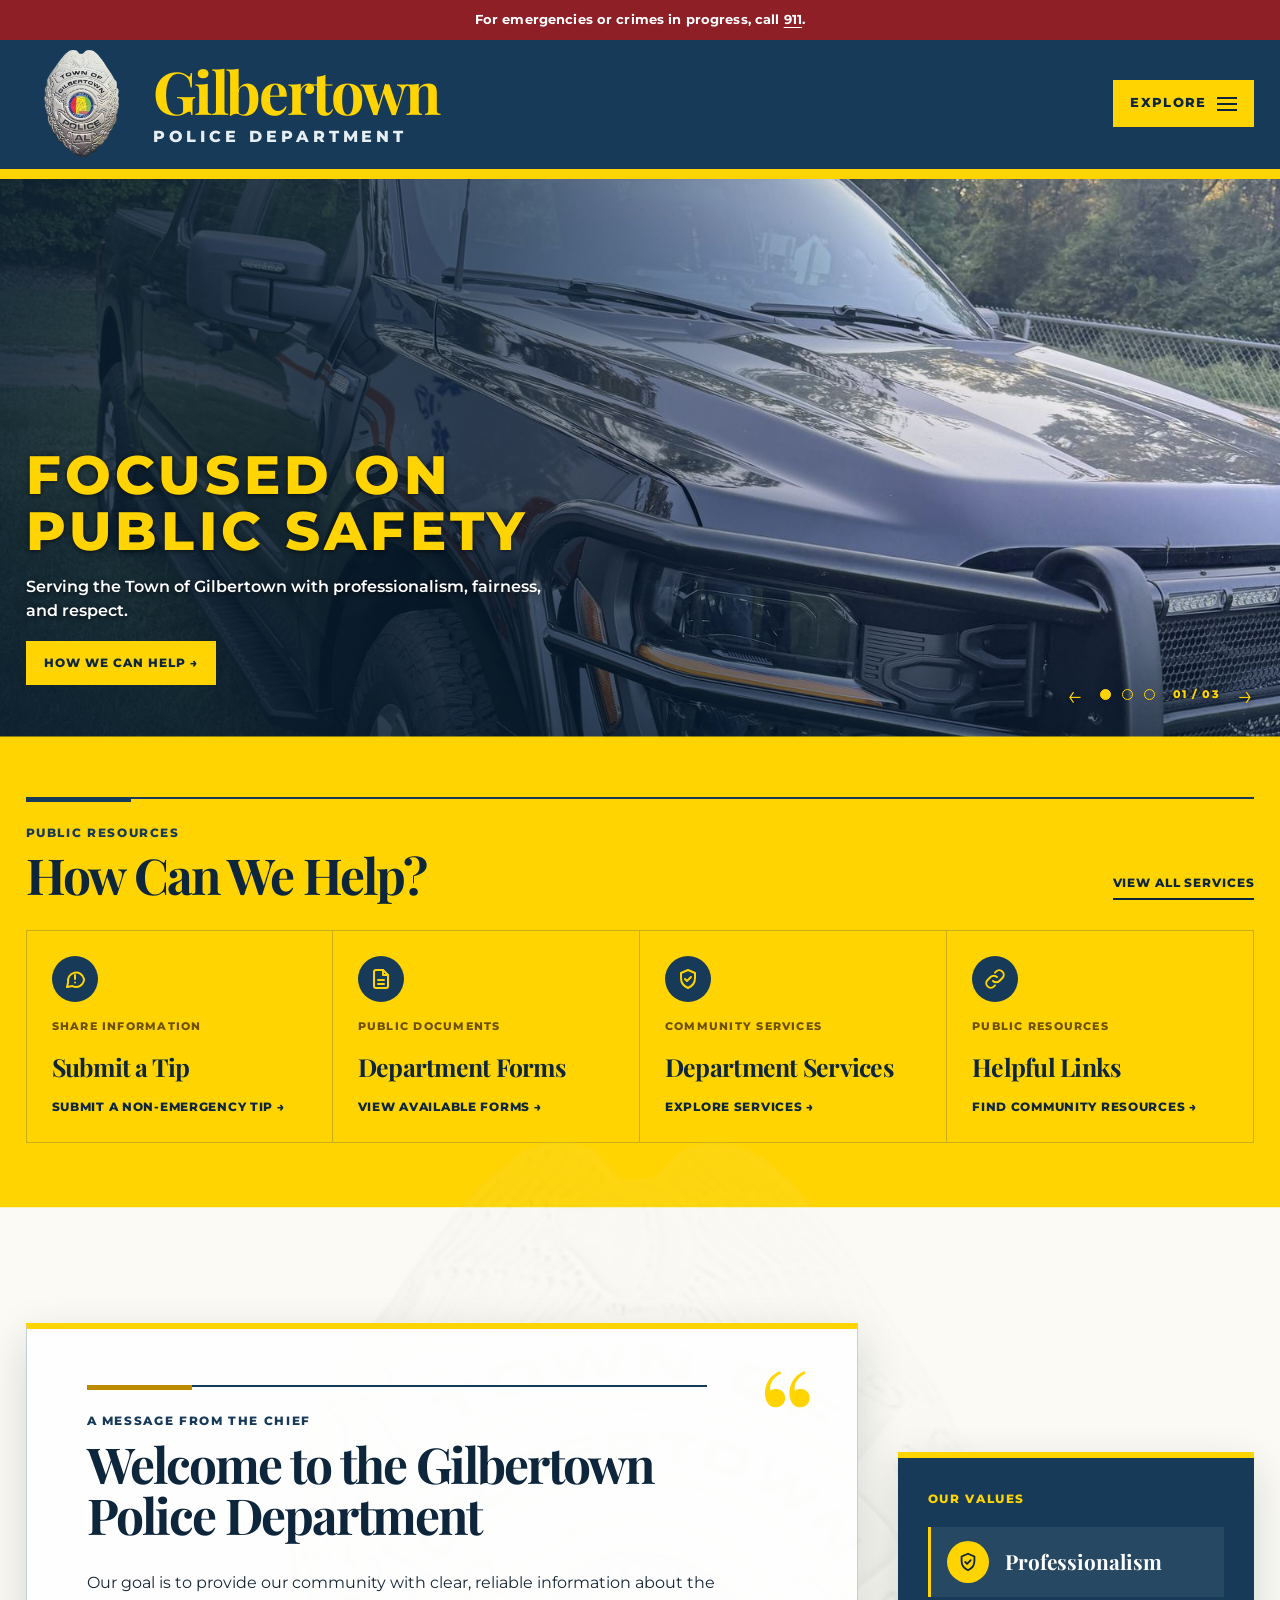
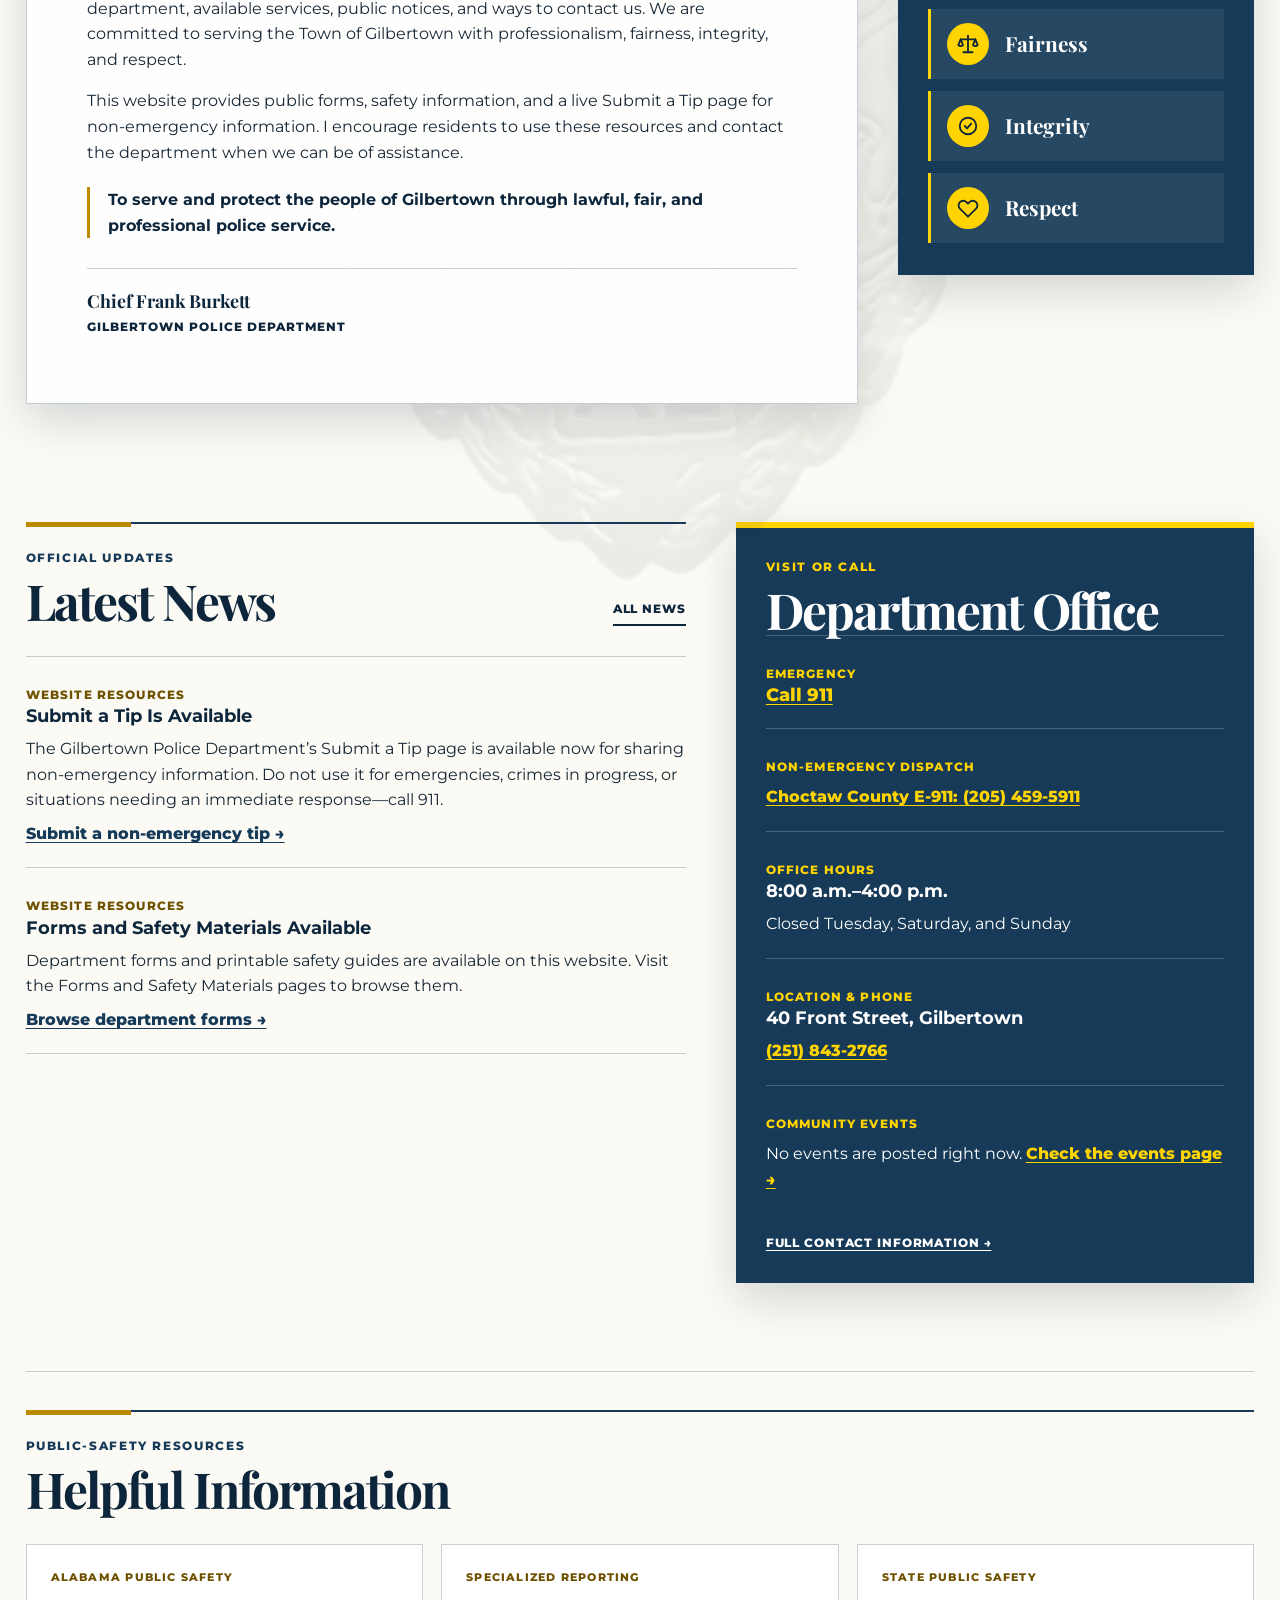
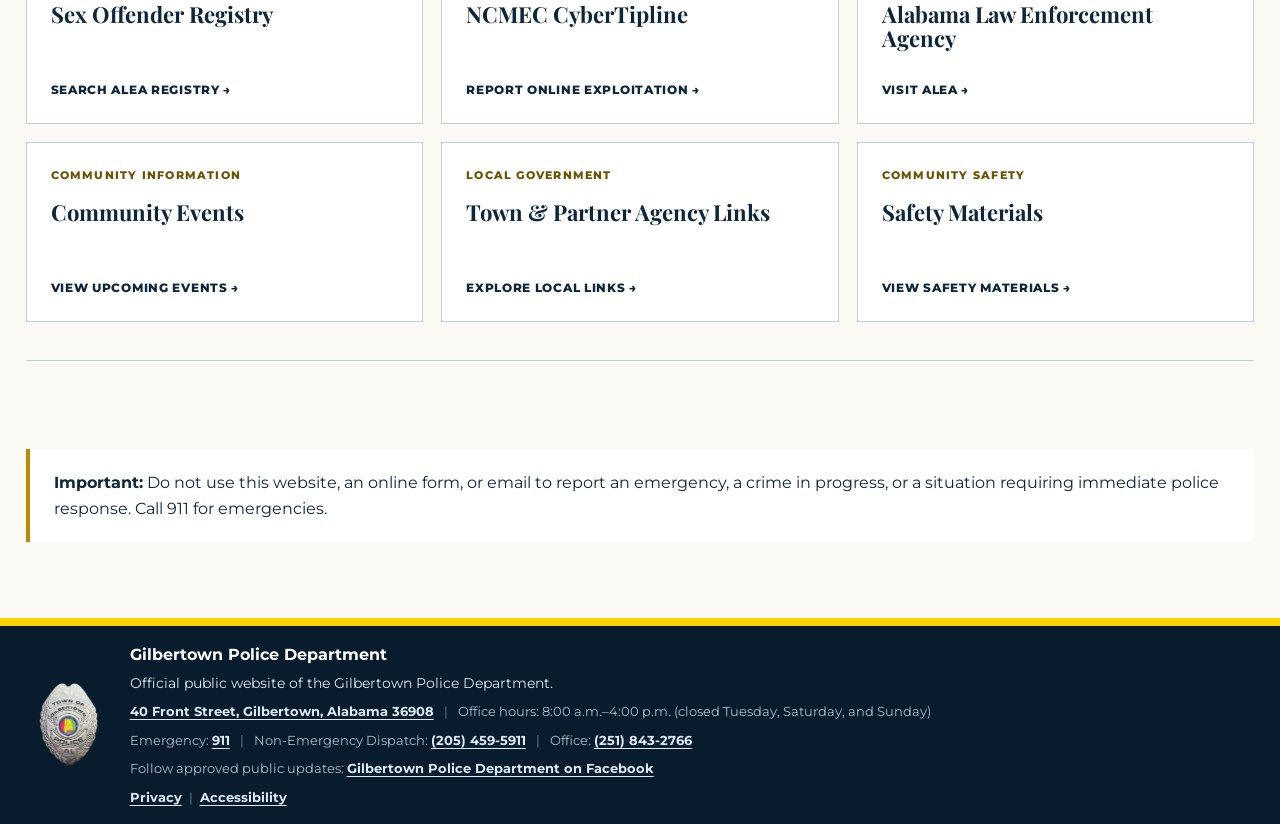
<file: index.html>
<!doctype html>
<html lang="en">
<head>
  <meta charset="utf-8">
  <meta name="viewport" content="width=device-width, initial-scale=1">
  <meta
    name="description"
    content="Official public website of the Gilbertown Police Department in Gilbertown, Alabama."
  >
  <title>Gilbertown Police Department | Gilbertown, Alabama</title>
  <link rel="canonical" href="https://www.gilbertownpd.gov/">
  <link rel="icon" href="favicon.ico" sizes="any">
  <link rel="icon" type="image/png" sizes="32x32" href="assets/images/favicon-32.png">
  <link rel="apple-touch-icon" href="assets/images/apple-touch-icon.png">
  <meta name="theme-color" content="#163a57">

  <meta property="og:type" content="website">
  <meta property="og:site_name" content="Gilbertown Police Department">
  <meta property="og:title" content="Gilbertown Police Department | Gilbertown, Alabama">
  <meta property="og:description" content="Official public website of the Gilbertown Police Department in Gilbertown, Alabama.">
  <meta property="og:url" content="https://www.gilbertownpd.gov/">
  <meta property="og:image" content="https://www.gilbertownpd.gov/assets/images/share-card.jpg">
  <meta property="og:image:width" content="1200">
  <meta property="og:image:height" content="630">
  <meta property="og:image:alt" content="Gilbertown Police Department badge with the website address gilbertownpd.gov">
  <meta name="twitter:card" content="summary_large_image">

  <link rel="preconnect" href="https://fonts.googleapis.com">
  <link rel="preconnect" href="https://fonts.gstatic.com" crossorigin>
  <link href="https://fonts.googleapis.com/css2?family=Montserrat:wght@400;500;600;700;800&family=Playfair+Display:wght@600;700&display=swap" rel="stylesheet">

  <link rel="stylesheet" href="assets/css/site.css">

  <style>
    body {
      min-width: 0;
      margin: 0;
      color: var(--ink);
      background: var(--ivory);
      font-family: "Montserrat", Arial, Helvetica, sans-serif;
      line-height: 1.6;
    }

    button, a {
      font: inherit;
    }

    .emergency-strip a {
      color: #ffffff;
      text-decoration-thickness: 1px;
      text-underline-offset: 3px;
      transition: color 0.2s ease, text-decoration-color 0.2s ease;
    }

    .carousel {
      position: relative;
      width: 100%;
      overflow: hidden;
      color: #ffffff;
      background: var(--navy-dark);
    }

    .carousel-track {
      display: flex;
      transition: transform 0.9s cubic-bezier(0.22, 1, 0.36, 1);
    }

    .slide {
      position: relative;
      min-width: 100%;
      min-height: min(62vh, 560px);
      display: flex;
      align-items: end;
      overflow: hidden;
      background-color: #376a8a;
      background-position: center;
      background-size: cover;
    }

    .slide::before {
      content: "";
      position: absolute;
      inset: 0;
      background:
        linear-gradient(90deg, rgba(8, 28, 45, 0.86) 0%, rgba(8, 28, 45, 0.62) 38%, rgba(8, 28, 45, 0.12) 68%, rgba(8, 28, 45, 0) 100%),
        linear-gradient(0deg, rgba(8, 28, 45, 0.55) 0%, rgba(8, 28, 45, 0) 45%);
    }

    .slide-1 {
      background-image: url("assets/images/carousel-about.jpeg");
    }

    .slide-2 {
      background-image: url("assets/images/carousel-services.jpeg");
    }

    .slide-3 {
      background-image: url("assets/images/carousel-community.jpeg");
    }

    .slide-content {
      position: relative;
      z-index: 1;
      width: min(96vw, 1920px);
      margin: 0 auto;
      padding: 0 0 52px;
    }

    .slide-text {
      width: min(520px, 100%);
      color: var(--yellow);
      text-shadow: 0 1px 5px rgba(0, 0, 0, 0.65);
    }

    .slide-text p {
      margin: 14px 0 0;
      color: #ffffff;
      font-size: 1.02rem;
      font-weight: 600;
      line-height: 1.5;
      letter-spacing: 0;
      text-transform: none;
    }

    .slide-button {
      display: inline-flex;
      align-items: center;
      gap: 8px;
      margin-top: 18px;
      padding: 12px 18px;
      color: var(--navy-dark);
      background: var(--yellow);
      text-decoration: none;
      text-shadow: none;
      font-size: 0.78rem;
      font-weight: 800;
      letter-spacing: 0.08em;
      text-transform: uppercase;
      transition: background 0.2s ease, color 0.2s ease, transform 0.2s ease;
    }

    .slide-button:hover,
    .slide-button:focus {
      color: #ffffff;
      background: var(--navy);
      transform: translateY(-2px);
      outline: none;
    }

    .slide-text h1, .slide-text h2 {
      margin: 0;
      color: var(--yellow);
      font-family: "Montserrat", Arial, Helvetica, sans-serif;
      font-size: clamp(1.9rem, 4.2vw, 3.45rem);
      font-weight: 800;
      line-height: 1.05;
      letter-spacing: 0.08em;
      text-transform: uppercase;
    }

    .carousel-controls {
      position: absolute;
      z-index: 3;
      right: 2%;
      bottom: 28px;
      display: flex;
      align-items: center;
      gap: 17px;
      color: var(--yellow);
    }

    .carousel-control {
      width: auto;
      height: auto;
      padding: 0;
      color: var(--yellow);
      background: transparent;
      border: 0;
      cursor: pointer;
      font-size: 1.75rem;
      font-weight: 300;
      line-height: 1;
      text-shadow: 0 1px 5px rgba(0, 0, 0, 0.65);
      transition: color 0.2s ease, transform 0.2s ease;
    }

    .carousel-control:hover, .carousel-control:focus {
      color: #ffffff;
      transform: scale(1.18);
      outline: 2px solid var(--yellow);
      outline-offset: 4px;
    }

    .carousel-dots {
      display: flex;
      align-items: center;
      gap: 11px;
    }

    .carousel-dot {
      width: 11px;
      height: 11px;
      padding: 0;
      background: transparent;
      border: 1.5px solid var(--yellow);
      border-radius: 50%;
      cursor: pointer;
      transition: background 0.2s ease, border-color 0.2s ease, transform 0.2s ease;
    }

    .carousel-dot:hover, .carousel-dot:focus {
      background: rgba(255, 212, 0, 0.35);
      border-color: #ffffff;
      transform: scale(1.15);
      outline: none;
    }

    .carousel-dot[aria-current="true"] {
      background: var(--yellow);
      border-color: var(--yellow);
    }

    .slide-counter {
      min-width: 48px;
      color: var(--yellow);
      font-size: 0.68rem;
      font-weight: 800;
      letter-spacing: 0.12em;
      text-align: center;
      text-shadow: 0 1px 5px rgba(0, 0, 0, 0.65);
    }

    .public-alert {
      width: 100%;
      color: #ffffff;
      background: var(--navy-dark);
      border-top: 4px solid var(--yellow);
      border-bottom: 4px solid var(--yellow);
    }

    .public-alert.hidden {
      display: none;
    }

    .public-alert-content {
      display: flex;
      align-items: center;
      justify-content: space-between;
      gap: 20px;
      padding: 18px 0;
    }

    .public-alert-text {
      margin: 0;
      font-size: 0.95rem;
      font-weight: 600;
    }

    .public-alert-label {
      display: inline-block;
      margin-right: 11px;
      color: var(--yellow);
      font-size: 0.72rem;
      font-weight: 800;
      letter-spacing: 0.12em;
      text-transform: uppercase;
    }

    .public-alert a {
      position: relative;
      padding-bottom: 3px;
      color: var(--yellow);
      border-bottom: 2px solid transparent;
      text-decoration: none;
      font-size: 0.78rem;
      font-weight: 800;
      letter-spacing: 0.07em;
      text-transform: uppercase;
      white-space: nowrap;
      transition: color 0.2s ease, border-color 0.2s ease, transform 0.2s ease;
    }

    .public-alert a:hover, .public-alert a:focus {
      color: #ffffff;
      border-bottom-color: var(--yellow);
      transform: translateX(3px);
      outline: none;
    }

    .help-band {
      position: relative;
      margin: -65px 0 86px;
      padding: 60px 0 64px;
      background: var(--yellow);
      box-shadow: 0 0 0 100vmax var(--yellow);
      clip-path: inset(0 -100vmax);
    }

    .help-band .section-rule::before {
      background: var(--navy);
    }

    .quick-actions {
      display: grid;
      grid-template-columns: repeat(4, 1fr);
      border-top: 1px solid var(--line);
      border-bottom: 1px solid var(--line);
    }

    .quick-action {
      min-height: 184px;
      display: flex;
      flex-direction: column;
      padding: 25px;
      color: var(--navy-dark);
      border-right: 1px solid var(--line);
      text-decoration: none;
      transition: background 0.25s ease, color 0.25s ease, transform 0.25s ease;
    }

    .quick-action:first-child {
      border-left: 1px solid var(--line);
    }

    .quick-action:hover, .quick-action:focus {
      color: #ffffff;
      background: var(--navy);
      transform: translateY(-5px);
      outline: none;
    }

    .quick-icon {
      width: 46px;
      height: 46px;
      display: grid;
      place-items: center;
      margin-bottom: 16px;
      color: var(--yellow);
      background: var(--navy);
      border-radius: 50%;
      transition: background 0.25s ease, color 0.25s ease;
    }

    .quick-icon svg {
      width: 24px;
      height: 24px;
    }

    .quick-action:hover .quick-icon, .quick-action:focus .quick-icon {
      color: var(--navy-dark);
      background: var(--yellow);
    }

    .quick-action small {
      color: var(--gold-text);
      font-size: 0.7rem;
      font-weight: 800;
      letter-spacing: 0.11em;
      text-transform: uppercase;
    }

    .quick-action:hover small, .quick-action:focus small {
      color: var(--yellow);
    }

    .quick-action h3 {
      margin: 18px 0 0;
      font-family: "Playfair Display", Georgia, serif;
      font-size: 1.55rem;
      line-height: 1.05;
      letter-spacing: -0.03em;
    }

    .quick-action > span:last-child {
      margin-top: auto;
      padding-top: 18px;
      font-size: 0.74rem;
      font-weight: 800;
      letter-spacing: 0.06em;
      text-transform: uppercase;
    }

    .chief-welcome {
      position: relative;
      isolation: isolate;
      display: grid;
      grid-template-columns: minmax(0, 1.4fr) minmax(280px, 0.6fr);
      gap: 40px;
      align-items: center;
      margin-bottom: 88px;
      padding: 30px 0;
    }

    .chief-watermark {
      position: absolute;
      z-index: -1;
      top: 50%;
      left: 50%;
      width: min(760px, 84vw);
      height: auto;
      max-width: none;
      opacity: 0.07;
      pointer-events: none;
      transform: translate(-50%, -50%);
    }

    .chief-welcome-content {
      position: relative;
      min-width: 0;
      padding: 56px 60px 48px;
      background: rgba(255, 255, 255, 0.9);
      border: 1px solid var(--line);
      border-top: 6px solid var(--yellow);
      box-shadow: var(--shadow);
    }

    .chief-welcome-content .section-rule {
      margin-right: 90px;
    }

    .letter-quote {
      position: absolute;
      top: 14px;
      right: 40px;
      color: var(--yellow);
      font-family: "Playfair Display", Georgia, serif;
      font-size: 9rem;
      line-height: 1;
    }

    .values-card { padding: 32px 30px; background: var(--navy); border-top: 6px solid var(--yellow); box-shadow: var(--shadow); }
    .values-kicker { margin: 0 0 18px; color: var(--yellow); font-size: 0.73rem; font-weight: 800; letter-spacing: 0.14em; text-transform: uppercase; }
    .values-list { display: grid; gap: 12px; margin: 0; padding: 0; list-style: none; }
    .values-list li { display: flex; align-items: center; gap: 16px; padding: 14px 16px; color: #fff; background: rgba(255,255,255,0.07); border-left: 3px solid var(--yellow); font-family: "Playfair Display", Georgia, serif; font-size: 1.3rem; font-weight: 700; }
    .value-icon { width: 42px; height: 42px; flex: 0 0 auto; display: grid; place-items: center; color: var(--navy-dark); background: var(--yellow); border-radius: 50%; }
    .value-icon svg { width: 22px; height: 22px; }

    .chief-welcome .section-title {
      max-width: 710px;
    }

    .chief-welcome p {
      max-width: 760px;
    }

    .chief-signature {
      margin-top: 30px;
      padding-top: 18px;
      border-top: 1px solid var(--line);
      font-size: 1.3rem;
      color: var(--navy-dark);
      font-family: "Playfair Display", Georgia, serif;
      font-size: 1.12rem;
      font-weight: 700;
    }

    .chief-signature span {
      display: block;
      margin-top: 2px;
      font-family: "Montserrat", Arial, Helvetica, sans-serif;
      font-size: 0.74rem;
      font-weight: 800;
      letter-spacing: 0.09em;
      text-transform: uppercase;
    }

    .mission-line {
      margin-top: 22px;
      padding-left: 18px;
      color: var(--navy-dark);
      border-left: 3px solid var(--yellow-dark);
      font-weight: 700;
    }

    .updates-grid {
      display: grid;
      align-items: start;
      grid-template-columns: minmax(0, 1.12fr) minmax(280px, 0.88fr);
      gap: 50px;
      margin-bottom: 88px;
    }

    .news-item, .event-item {
      padding: 21px 0;
      border-top: 1px solid var(--line);
    }

    .news-item:last-child, .event-item:last-child {
      border-bottom: 1px solid var(--line);
    }

    .news-date, .event-date {
      margin: 0 0 6px;
      color: var(--gold-text);
      font-size: 0.72rem;
      font-weight: 800;
      letter-spacing: 0.1em;
      text-transform: uppercase;
    }

    .news-item h3, .event-item h3 {
      margin: 0;
      color: var(--navy-dark);
      font-size: 1.15rem;
      line-height: 1.3;
    }

    .news-item p, .event-item p {
      margin: 8px 0 0;
    }

    .news-item a, .event-item a {
      color: var(--navy);
      font-weight: 800;
    }

    .event-panel {
      padding: 30px;
      color: #ffffff;
      background: var(--navy);
      border-top: 6px solid var(--yellow);
      box-shadow: var(--shadow);
    }

    .event-panel .section-kicker {
      color: var(--yellow);
    }

    .event-panel .section-title {
      color: #ffffff;
    }

    .event-panel .event-item {
      border-color: rgba(255, 255, 255, 0.22);
    }

    .event-panel .event-date {
      color: var(--yellow);
    }

    .event-panel .event-item h3 {
      color: #ffffff;
    }

    .event-panel .event-item a {
      color: var(--yellow);
    }

    .event-panel .panel-link {
      margin: 20px 0 0;
      font-size: 0.78rem;
      font-weight: 800;
      letter-spacing: 0.07em;
      text-transform: uppercase;
    }

    .event-panel .panel-link a {
      color: #ffffff;
    }

    .resources-section {
      margin-bottom: 88px;
      padding: 38px 0;
      border-top: 1px solid var(--line);
      border-bottom: 1px solid var(--line);
    }

    .resource-grid {
      display: grid;
      grid-template-columns: repeat(3, 1fr);
      gap: 18px;
      margin-top: 25px;
    }

    .resource-card {
      min-height: 180px;
      display: flex;
      flex-direction: column;
      padding: 24px;
      color: var(--navy-dark);
      background: #ffffff;
      border: 1px solid var(--line);
      text-decoration: none;
      transition: background 0.25s ease, color 0.25s ease, transform 0.25s ease;
    }

    .resource-card:hover, .resource-card:focus {
      color: #ffffff;
      background: var(--navy);
      transform: translateY(-4px);
      outline: none;
    }

    .resource-card small {
      color: var(--gold-text);
      font-size: 0.69rem;
      font-weight: 800;
      letter-spacing: 0.11em;
      text-transform: uppercase;
    }

    .resource-card:hover small, .resource-card:focus small {
      color: var(--yellow);
    }

    .resource-card h3 {
      margin: 15px 0 0;
      font-family: "Playfair Display", Georgia, serif;
      font-size: 1.38rem;
      line-height: 1.1;
    }

    .resource-card span {
      margin-top: auto;
      padding-top: 17px;
      font-size: 0.73rem;
      font-weight: 800;
      letter-spacing: 0.06em;
      text-transform: uppercase;
    }

    .contact-note {
      margin-top: 28px;
      padding: 21px 24px;
      color: var(--navy-dark);
      background: #ffffff;
      border-left: 4px solid var(--yellow-dark);
    }

    .contact-note p {
      margin: 0;
    }

    main a:not(.quick-action):not(.resource-card):not(.section-link) {
      position: relative;
      text-decoration-thickness: 1px;
      text-underline-offset: 3px;
      transition: color 0.2s ease, text-decoration-color 0.2s ease, opacity 0.2s ease;
    }

    main a:not(.quick-action):not(.resource-card):not(.section-link):hover,
    main a:not(.quick-action):not(.resource-card):not(.section-link):focus {
      color: var(--gold-text);
      text-decoration-color: currentColor;
      outline: none;
    }

    .event-panel a:hover,
    .event-panel a:focus {
      color: #ffffff;
      text-decoration-color: var(--yellow);
    }

    @media (max-width: 900px) {
      .wrap, .slide-content {
        width: min(1440px, 94%);
      }

      .menu-grid, .quick-actions {
        grid-template-columns: repeat(2, 1fr);
      }

      .quick-action:nth-child(3) {
        border-left: 1px solid var(--line);
      }

      .updates-grid, .chief-welcome {
        grid-template-columns: 1fr;
        gap: 42px;
      }

      .values-card {
        max-width: 560px;
      }

      .resource-grid {
        grid-template-columns: repeat(2, 1fr);
      }

      .slide {
        min-height: 500px;
      }
    }

    @media (max-width: 560px) {
      body {
        background: var(--ivory);
      }

      .wrap, .slide-content {
        width: min(1440px, 92%);
      }

      .slide {
        min-height: 440px;
      }

      .slide-content {
        padding: 0 0 72px;
      }

      .slide-text {
        width: min(400px, 100%);
      }

      .carousel-controls {
        right: 4%;
        bottom: 23px;
        gap: 14px;
      }

      .carousel-control {
        font-size: 1.55rem;
      }

      .slide-counter {
        min-width: 40px;
        font-size: 0.62rem;
      }

      .public-alert-content {
        display: block;
      }

      .public-alert a {
        display: inline-block;
        margin-top: 8px;
      }

      .quick-actions {
        grid-template-columns: 1fr;
      }

      .quick-action, .quick-action:first-child, .quick-action:nth-child(3) {
        min-height: 0;
        border-left: 1px solid var(--line);
        border-bottom: 1px solid var(--line);
      }

      .chief-welcome {
        margin-bottom: 58px;
        padding: 0;
        overflow-x: clip;
      }

      .chief-welcome-content {
        padding: 44px 22px 34px;
      }

      .chief-welcome-content .section-rule {
        margin-right: 56px;
      }

      .letter-quote {
        right: 16px;
        font-size: 6rem;
      }

      .help-band {
        margin: -52px 0 58px;
        padding: 46px 0 50px;
      }

      .slide::before {
        background: linear-gradient(0deg, rgba(8, 28, 45, 0.92) 0%, rgba(8, 28, 45, 0.72) 42%, rgba(8, 28, 45, 0.2) 75%, rgba(8, 28, 45, 0.05) 100%);
      }

      .updates-grid {
        margin-bottom: 58px;
      }

      .resource-grid {
        grid-template-columns: 1fr;
      }

      .resources-section {
        margin-bottom: 58px;
      }
    }
  </style>
</head>

<body>
  <div class="emergency-strip">
    For emergencies or crimes in progress, call <a href="tel:911">911</a>.
  </div>

  <header class="site-header">
    <div class="wrap">
      <div class="masthead">
        <a class="brand" href="index.html" aria-label="Gilbertown Police Department home">
          <img class="brand-badge" src="assets/images/badge.png" alt="Gilbertown Police Department badge">

          <span class="brand-text">
            <span class="brand-town">Gilbertown</span>
            <span class="brand-department">Police Department</span>
          </span>
        </a>

        <button
          class="explore-button"
          id="explore-button"
          type="button"
          aria-expanded="false"
          aria-controls="site-menu"
        >
          Explore
          <span class="menu-icon" aria-hidden="true">
            <span></span>
            <span></span>
            <span></span>
          </span>
        </button>
      </div>
    </div>

    <nav class="site-menu" id="site-menu" aria-label="Primary navigation">
      <div class="wrap menu-grid">
        <a href="index.html" aria-current="page">Home</a>
        <a href="about.html">About</a>
        <a href="services.html">Services</a>
        <a href="forms.html">Forms</a>
        <a href="news.html">News &amp; Notices</a>
        <a href="events.html">Community Events</a>
        <a href="links.html">Helpful Links</a>
        <a href="safety-materials.html">Safety Materials</a>
        <a href="tips.html">Submit a Tip</a>
        <a href="contact.html">Contact</a>
      </div>
    </nav>
  </header>

  <section
    class="carousel"
    id="homepage-carousel"
    aria-label="Gilbertown Police Department featured information"
    aria-roledescription="carousel"
  >
    <div class="carousel-track" id="carousel-track">
      <article class="slide slide-1" role="group" aria-roledescription="slide" aria-label="1 of 3">
        <div class="slide-content">
          <div class="slide-text">
            <h1>Focused on Public Safety</h1>
            <p>Serving the Town of Gilbertown with professionalism, fairness, and respect.</p>
            <a class="slide-button" href="services.html">How we can help &#8594;</a>
          </div>
        </div>
      </article>

      <article class="slide slide-2" role="group" aria-roledescription="slide" aria-label="2 of 3">
        <div class="slide-content">
          <div class="slide-text">
            <h2>Services &amp; Forms</h2>
            <p>Download accident report, records, vacation watch, and other department forms.</p>
            <a class="slide-button" href="forms.html">View department forms &#8594;</a>
          </div>
        </div>
      </article>

      <article class="slide slide-3" role="group" aria-roledescription="slide" aria-label="3 of 3">
        <div class="slide-content">
          <div class="slide-text">
            <h2>Stay Connected</h2>
            <p>Follow the department on Facebook for public notices and community updates.</p>
            <a class="slide-button" href="https://www.facebook.com/profile.php?id=61558416355452" target="_blank" rel="noopener noreferrer">Follow on Facebook &#8594;</a>
          </div>
        </div>
      </article>
    </div>

    <div class="carousel-controls" aria-label="Carousel controls">
      <button class="carousel-control" id="previous-slide" type="button" aria-label="Previous slide">
        &#8592;
      </button>

      <div class="carousel-dots" role="group" aria-label="Choose a slide">
        <button class="carousel-dot" type="button" aria-label="Show slide 1" aria-current="true" data-slide="0"></button>
        <button class="carousel-dot" type="button" aria-label="Show slide 2" aria-current="false" data-slide="1"></button>
        <button class="carousel-dot" type="button" aria-label="Show slide 3" aria-current="false" data-slide="2"></button>
      </div>

      <span class="slide-counter" id="slide-counter" aria-live="polite">01 / 03</span>

      <button class="carousel-control" id="next-slide" type="button" aria-label="Next slide">
        &#8594;
      </button>
    </div>
  </section>

  <section class="public-alert hidden" aria-label="Public notice">
    <div class="wrap public-alert-content">
      <p class="public-alert-text">
        <span class="public-alert-label">Public Notice</span>
        Replace this text with the current approved notice.
      </p>
      <a href="news.html">Read Notice &#8594;</a>
    </div>
  </section>

  <main class="wrap">
    <section class="help-band" aria-labelledby="quick-actions-heading">
      <div class="section-rule">
        <div class="section-heading">
          <div>
            <p class="section-kicker">Public Resources</p>
            <h2 class="section-title" id="quick-actions-heading">How Can We Help?</h2>
          </div>

          <a class="section-link" href="services.html">View all services</a>
        </div>
      </div>

      <div class="quick-actions">
        <a class="quick-action" href="tips.html">
          <span class="quick-icon" aria-hidden="true"><svg viewBox="0 0 24 24" fill="none" stroke="currentColor" stroke-width="2" stroke-linecap="round" stroke-linejoin="round"><path d="M21 12a8 8 0 0 1-11.6 7.1L4 20l1.1-4.6A8 8 0 1 1 21 12Z"/><path d="M12 8v4"/><path d="M12 15.5h.01"/></svg></span>
          <small>Share Information</small>
          <h3>Submit a Tip</h3>
          <span>Submit a non-emergency tip &#8594;</span>
        </a>

        <a class="quick-action" href="forms.html">
          <span class="quick-icon" aria-hidden="true"><svg viewBox="0 0 24 24" fill="none" stroke="currentColor" stroke-width="2" stroke-linecap="round" stroke-linejoin="round"><path d="M14 3H7a2 2 0 0 0-2 2v14a2 2 0 0 0 2 2h10a2 2 0 0 0 2-2V8Z"/><path d="M14 3v5h5"/><path d="M9 13h6"/><path d="M9 17h6"/></svg></span>
          <small>Public Documents</small>
          <h3>Department Forms</h3>
          <span>View available forms &#8594;</span>
        </a>

        <a class="quick-action" href="services.html">
          <span class="quick-icon" aria-hidden="true"><svg viewBox="0 0 24 24" fill="none" stroke="currentColor" stroke-width="2" stroke-linecap="round" stroke-linejoin="round"><path d="M12 3 5 6v5c0 4.4 3 8.3 7 10 4-1.7 7-5.6 7-10V6Z"/><path d="m9 12 2 2 4-4"/></svg></span>
          <small>Community Services</small>
          <h3>Department Services</h3>
          <span>Explore services &#8594;</span>
        </a>

        <a class="quick-action" href="links.html">
          <span class="quick-icon" aria-hidden="true"><svg viewBox="0 0 24 24" fill="none" stroke="currentColor" stroke-width="2" stroke-linecap="round" stroke-linejoin="round"><path d="M10 14a4.5 4.5 0 0 0 6.4 0l3-3a4.5 4.5 0 0 0-6.4-6.4l-1 1"/><path d="M14 10a4.5 4.5 0 0 0-6.4 0l-3 3a4.5 4.5 0 0 0 6.4 6.4l1-1"/></svg></span>
          <small>Public Resources</small>
          <h3>Helpful Links</h3>
          <span>Find community resources &#8594;</span>
        </a>
      </div>
    </section>

    <section class="chief-welcome" aria-labelledby="chief-welcome-heading">
      <img class="chief-watermark" src="assets/images/badge.png" alt="" aria-hidden="true">

      <div class="chief-welcome-content">
        <span class="letter-quote" aria-hidden="true">&ldquo;</span>
        <div class="section-rule">
          <p class="section-kicker">A Message From the Chief</p>
          <h2 class="section-title" id="chief-welcome-heading">
            Welcome to the Gilbertown Police Department
          </h2>
        </div>

        <p>
          Our goal is to provide our community with clear, reliable information about the
          department, available services, public notices, and ways to contact us. We are
          committed to serving the Town of Gilbertown with professionalism, fairness,
          integrity, and respect.
        </p>

        <p>
          This website provides public forms, safety information, and a live
          Submit a Tip page for non-emergency information. I encourage residents to
          use these resources and contact the department when we can be of assistance.
        </p>

        <p class="mission-line">
          To serve and protect the people of Gilbertown through lawful, fair, and professional police service.
        </p>

        <p class="chief-signature">
          Chief Frank Burkett
          <span>Gilbertown Police Department</span>
        </p>
      </div>
      <aside class="values-card" aria-labelledby="values-heading">
        <p class="values-kicker" id="values-heading">Our Values</p>
        <ul class="values-list">
          <li><span class="value-icon" aria-hidden="true"><svg viewBox="0 0 24 24" fill="none" stroke="currentColor" stroke-width="2" stroke-linecap="round" stroke-linejoin="round"><path d="M12 3 5 6v5c0 4.4 3 8.3 7 10 4-1.7 7-5.6 7-10V6Z"/><path d="m9 12 2 2 4-4"/></svg></span>Professionalism</li>
          <li><span class="value-icon" aria-hidden="true"><svg viewBox="0 0 24 24" fill="none" stroke="currentColor" stroke-width="2" stroke-linecap="round" stroke-linejoin="round"><path d="M12 3v18"/><path d="M7 21h10"/><path d="M4 7h16"/><path d="m4 7-2.5 6a3 3 0 0 0 5 0Z"/><path d="m20 7-2.5 6a3 3 0 0 0 5 0Z"/></svg></span>Fairness</li>
          <li><span class="value-icon" aria-hidden="true"><svg viewBox="0 0 24 24" fill="none" stroke="currentColor" stroke-width="2" stroke-linecap="round" stroke-linejoin="round"><circle cx="12" cy="12" r="9"/><path d="m8.5 12 2.5 2.5 4.5-5"/></svg></span>Integrity</li>
          <li><span class="value-icon" aria-hidden="true"><svg viewBox="0 0 24 24" fill="none" stroke="currentColor" stroke-width="2" stroke-linecap="round" stroke-linejoin="round"><path d="M20.8 5.6a5 5 0 0 0-7.1 0L12 7.3l-1.7-1.7a5 5 0 0 0-7.1 7.1L12 21.5l8.8-8.8a5 5 0 0 0 0-7.1Z"/></svg></span>Respect</li>
        </ul>
      </aside>
    </section>

    <section class="updates-grid" aria-label="News and community events">
      <div>
        <div class="section-rule">
          <div class="section-heading">
            <div>
              <p class="section-kicker">Official Updates</p>
              <h2 class="section-title">Latest News</h2>
            </div>
            <a class="section-link" href="news.html">All news</a>
          </div>
        </div>

        <article class="news-item">
          <p class="news-date">Website Resources</p>
          <h3>Submit a Tip Is Available</h3>
          <p>
            The Gilbertown Police Department’s Submit a Tip page is available now
            for sharing non-emergency information. Do not use it for emergencies,
            crimes in progress, or situations needing an immediate response—call 911.
          </p>
          <p><a href="tips.html">Submit a non-emergency tip &#8594;</a></p>
        </article>

        <article class="news-item">
          <p class="news-date">Website Resources</p>
          <h3>Forms and Safety Materials Available</h3>
          <p>
            Department forms and printable safety guides are available on this
            website. Visit the Forms and Safety Materials pages to browse them.
          </p>
          <p><a href="forms.html">Browse department forms &#8594;</a></p>
        </article>
      </div>

      <aside class="event-panel">
        <p class="section-kicker">Visit or Call</p>
        <h2 class="section-title">Department Office</h2>

        <article class="event-item">
          <p class="event-date">Emergency</p>
          <h3><a href="tel:911">Call 911</a></h3>
        </article>

        <article class="event-item">
          <p class="event-date">Non-Emergency Dispatch</p>
          <p><a href="tel:+12054595911">Choctaw County E-911: (205) 459-5911</a></p>
        </article>

        <article class="event-item">
          <p class="event-date">Office Hours</p>
          <h3>8:00 a.m.–4:00 p.m.</h3>
          <p>Closed Tuesday, Saturday, and Sunday</p>
        </article>

        <article class="event-item">
          <p class="event-date">Location &amp; Phone</p>
          <h3>40 Front Street, Gilbertown</h3>
          <p><a href="tel:+12518432766">(251) 843-2766</a></p>
        </article>

        <article class="event-item">
          <p class="event-date">Community Events</p>
          <p>No events are posted right now. <a href="events.html">Check the events page &#8594;</a></p>
        </article>

        <p class="panel-link"><a href="contact.html">Full contact information &#8594;</a></p>
      </aside>
    </section>

    <section class="resources-section" aria-labelledby="resources-heading">
      <div class="section-rule">
        <div class="section-heading">
          <div>
            <p class="section-kicker">Public-Safety Resources</p>
            <h2 class="section-title" id="resources-heading">Helpful Information</h2>
          </div>
        </div>
      </div>

      <div class="resource-grid">
        <a
          class="resource-card"
          href="https://app.alea.gov/Community/"
          target="_blank"
          rel="noopener noreferrer"
        >
          <small>Alabama Public Safety</small>
          <h3>Sex Offender Registry</h3>
          <span>Search ALEA registry &#8594;</span>
        </a>

        <a
          class="resource-card"
          href="https://report.cybertip.org/"
          target="_blank"
          rel="noopener noreferrer"
        >
          <small>Specialized Reporting</small>
          <h3>NCMEC CyberTipline</h3>
          <span>Report online exploitation &#8594;</span>
        </a>

        <a
          class="resource-card"
          href="https://www.alea.gov/"
          target="_blank"
          rel="noopener noreferrer"
        >
          <small>State Public Safety</small>
          <h3>Alabama Law Enforcement Agency</h3>
          <span>Visit ALEA &#8594;</span>
        </a>

        <a class="resource-card" href="events.html">
          <small>Community Information</small>
          <h3>Community Events</h3>
          <span>View upcoming events &#8594;</span>
        </a>

        <a class="resource-card" href="links.html">
          <small>Local Government</small>
          <h3>Town &amp; Partner Agency Links</h3>
          <span>Explore local links &#8594;</span>
        </a>

        <a class="resource-card" href="safety-materials.html">
          <small>Community Safety</small>
          <h3>Safety Materials</h3>
          <span>View safety materials &#8594;</span>
        </a>
      </div>
    </section>


    <section class="contact-note">
      <p>
        <strong>Important:</strong> Do not use this website, an online form, or email to
        report an emergency, a crime in progress, or a situation requiring immediate police
        response. Call 911 for emergencies.
      </p>
    </section>
  </main>

  <nav class="call-bar" aria-label="Call the department">
    <a href="tel:+12518432766" aria-label="Call the department office at (251) 843-2766"><span>Call Office</span>(251) 843-2766</a>
    <a href="tel:+12054595911" aria-label="Call Choctaw County non-emergency dispatch at (205) 459-5911"><span>Non-Emergency</span>(205) 459-5911</a>
  </nav>

  <footer>
    <div class="wrap footer-content">
      <img class="footer-badge" src="assets/images/badge.png" alt="Gilbertown Police Department badge">

      <div>
        <p><strong>Gilbertown Police Department</strong></p>
        <p class="small">Official public website of the Gilbertown Police Department.</p>
        <p class="footer-contacts">
          <a href="https://maps.google.com/?q=40+Front+Street,+Gilbertown,+AL+36908" target="_blank" rel="noopener noreferrer">40 Front Street, Gilbertown, Alabama 36908</a>
          <span class="sep" aria-hidden="true">|</span>
          Office hours: 8:00 a.m.–4:00 p.m. (closed Tuesday, Saturday, and Sunday)
        </p>

        <p class="footer-contacts">
          Emergency: <a href="tel:911">911</a>
          <span class="sep" aria-hidden="true">|</span>
          Non-Emergency Dispatch:
          <a href="tel:+12054595911">(205) 459-5911</a>
          <span class="sep" aria-hidden="true">|</span>
          Office:
          <a href="tel:+12518432766">(251) 843-2766</a>
        </p>

        <p class="footer-contacts">
          Follow approved public updates:
          <a
            href="https://www.facebook.com/profile.php?id=61558416355452"
            target="_blank"
            rel="noopener noreferrer"
          >
            Gilbertown Police Department on Facebook
          </a>
        </p>
        <p class="footer-contacts footer-legal">
          <a href="privacy.html">Privacy</a><span class="sep" aria-hidden="true">|</span><a href="accessibility.html">Accessibility</a>
        </p>
      </div>
    </div>
  </footer>

  <script src="assets/js/site.js"></script>
  <script>
    const carousel = document.getElementById("homepage-carousel");
    const track = document.getElementById("carousel-track");
    const slides = Array.from(document.querySelectorAll(".slide"));
    const dots = Array.from(document.querySelectorAll(".carousel-dot"));
    const previousButton = document.getElementById("previous-slide");
    const nextButton = document.getElementById("next-slide");
    const slideCounter = document.getElementById("slide-counter");

    let currentSlide = 0;
    let autoRotateTimer;
    const autoRotateDelay = 6375;
    const motionReduced = window.matchMedia("(prefers-reduced-motion: reduce)").matches;

    function showSlide(index) {
      currentSlide = (index + slides.length) % slides.length;
      track.style.transform = `translateX(-${currentSlide * 100}%)`;

      dots.forEach((dot, dotIndex) => {
        dot.setAttribute("aria-current", dotIndex === currentSlide ? "true" : "false");
      });

      slideCounter.textContent =
        `${String(currentSlide + 1).padStart(2, "0")} / ${String(slides.length).padStart(2, "0")}`;
    }

    function stopAutoRotate() {
      clearInterval(autoRotateTimer);
    }

    function startAutoRotate() {
      if (motionReduced) return;

      stopAutoRotate();
      autoRotateTimer = setInterval(() => {
        showSlide(currentSlide + 1);
      }, autoRotateDelay);
    }

    function interactWithCarousel() {
      stopAutoRotate();
      startAutoRotate();
    }

    previousButton.addEventListener("click", () => {
      showSlide(currentSlide - 1);
      interactWithCarousel();
    });

    nextButton.addEventListener("click", () => {
      showSlide(currentSlide + 1);
      interactWithCarousel();
    });

    dots.forEach((dot) => {
      dot.addEventListener("click", () => {
        showSlide(Number(dot.dataset.slide));
        interactWithCarousel();
      });
    });

    carousel.addEventListener("mouseenter", stopAutoRotate);
    carousel.addEventListener("mouseleave", startAutoRotate);
    carousel.addEventListener("focusin", stopAutoRotate);
    carousel.addEventListener("focusout", startAutoRotate);

    document.addEventListener("visibilitychange", () => {
      if (document.hidden) {
        stopAutoRotate();
      } else {
        startAutoRotate();
      }
    });

    document.addEventListener("keydown", (event) => {
      const tag = document.activeElement.tagName.toLowerCase();
      if (tag === "input" || tag === "textarea") return;

      if (event.key === "ArrowLeft") {
        showSlide(currentSlide - 1);
        interactWithCarousel();
      }

      if (event.key === "ArrowRight") {
        showSlide(currentSlide + 1);
        interactWithCarousel();
      }
    });

    // Swipe left/right on phones and tablets.
    let touchStartX = null;
    carousel.addEventListener("touchstart", (event) => {
      touchStartX = event.touches[0].clientX;
    }, { passive: true });
    carousel.addEventListener("touchend", (event) => {
      if (touchStartX === null) return;
      const distance = event.changedTouches[0].clientX - touchStartX;
      touchStartX = null;
      if (Math.abs(distance) < 45) return;
      showSlide(currentSlide + (distance < 0 ? 1 : -1));
      interactWithCarousel();
    });

    showSlide(0);
    startAutoRotate();
  </script>
</body>
</html>
</file>
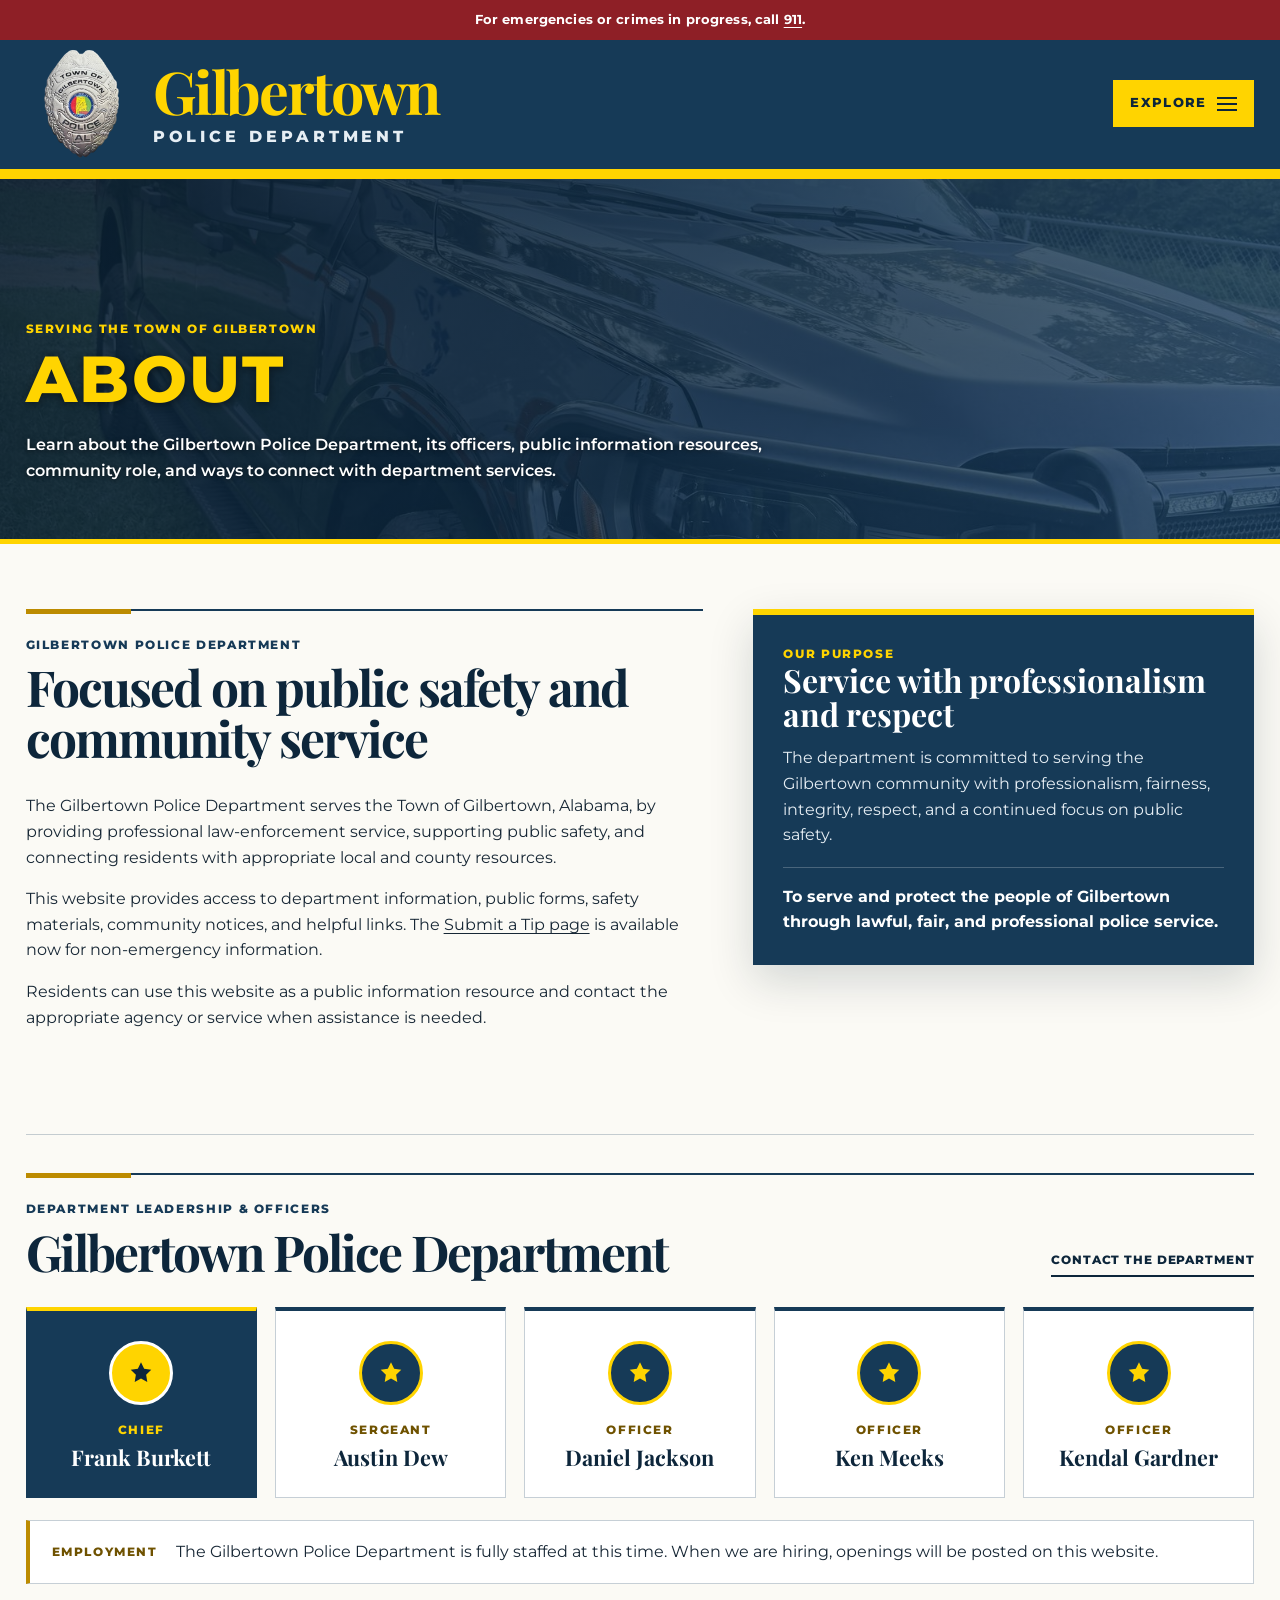
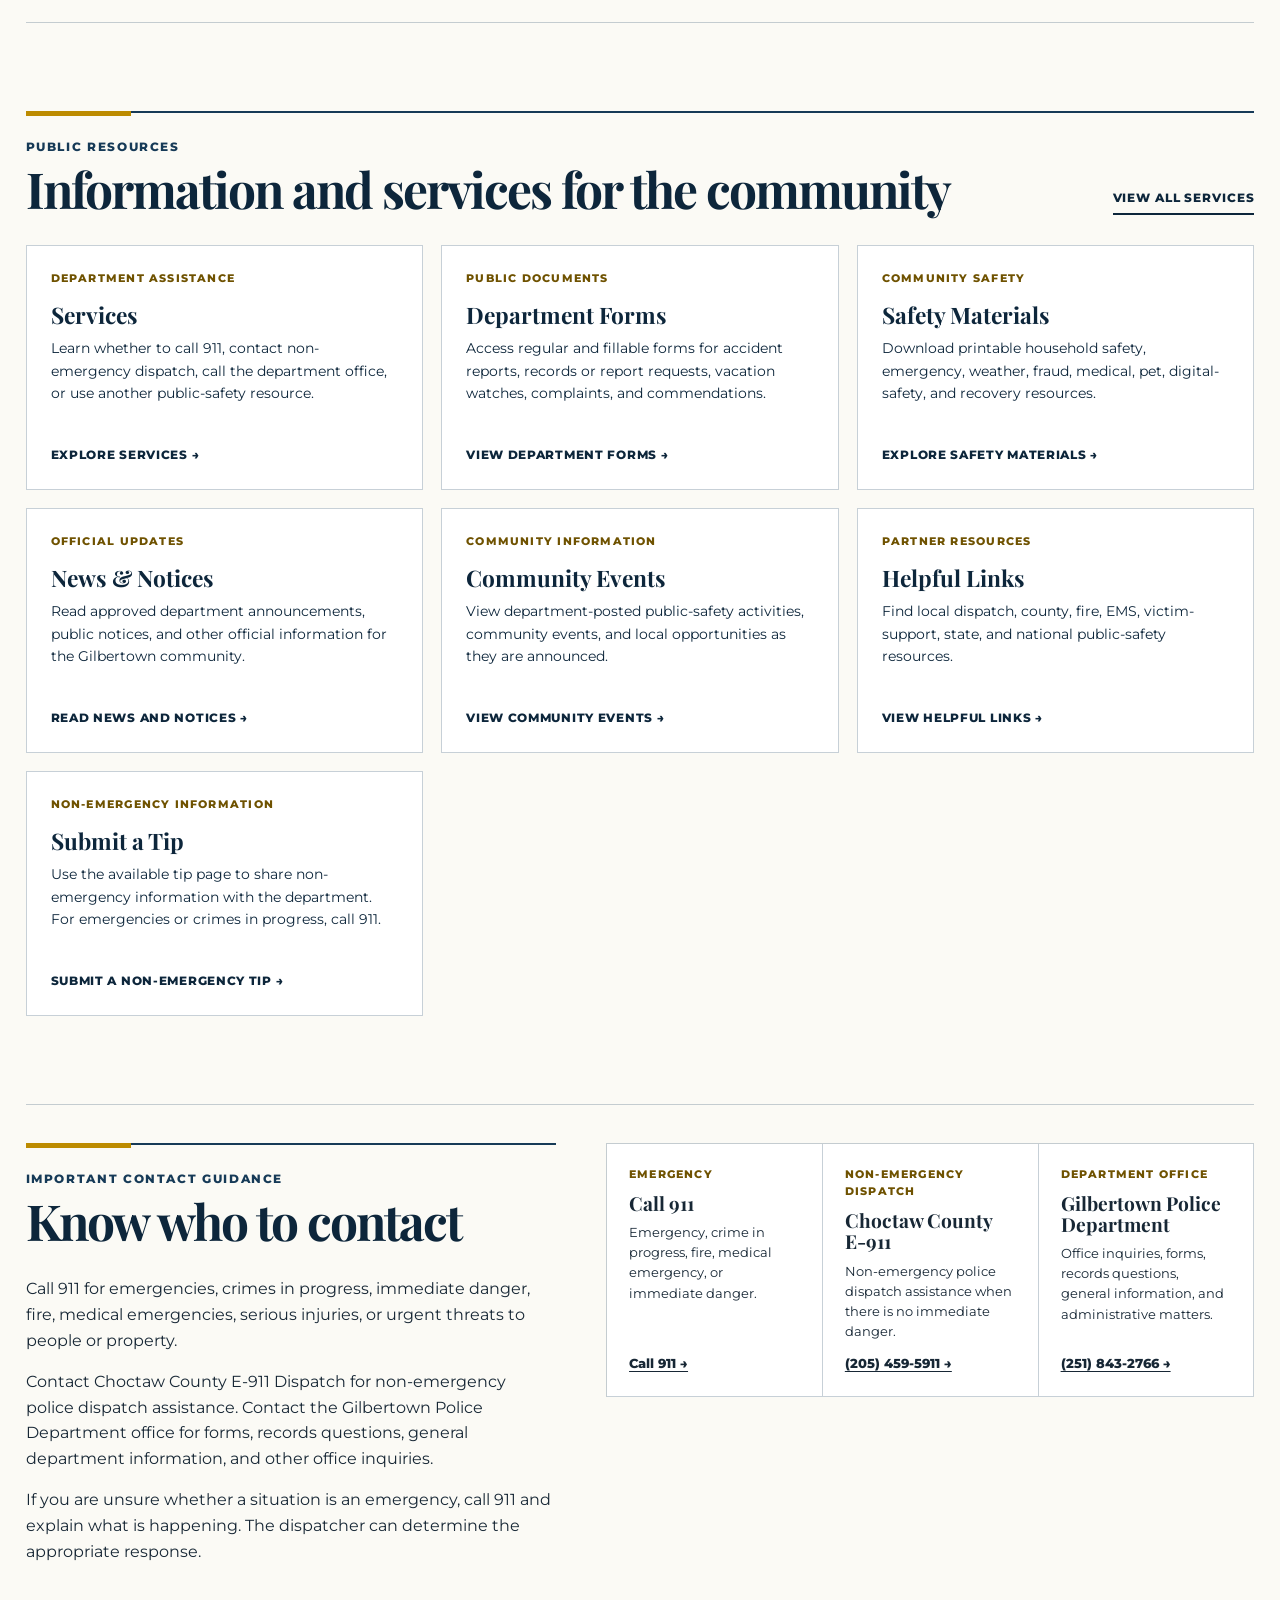
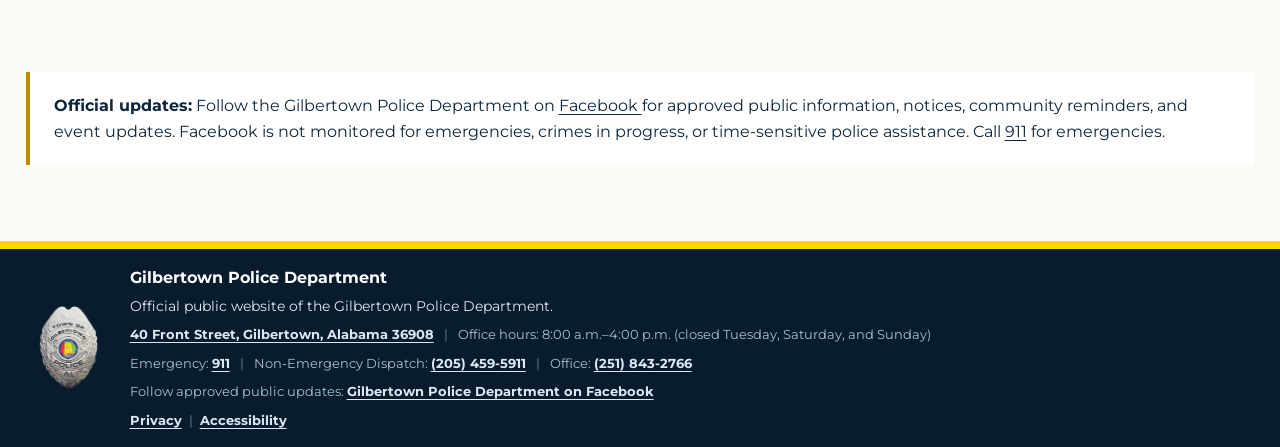
<file: about.html>
<!doctype html>
<html lang="en">
<head>
  <meta charset="utf-8">
  <meta name="viewport" content="width=device-width, initial-scale=1">
  <meta
    name="description"
    content="Learn about the Gilbertown Police Department, its mission, officers, public information resources, and community services."
  >
  <title>About | Gilbertown Police Department</title>
  <link rel="canonical" href="https://www.gilbertownpd.gov/about.html">
  <link rel="icon" href="favicon.ico" sizes="any">
  <link rel="icon" type="image/png" sizes="32x32" href="assets/images/favicon-32.png">
  <link rel="apple-touch-icon" href="assets/images/apple-touch-icon.png">
  <meta name="theme-color" content="#163a57">

  <meta property="og:type" content="website">
  <meta property="og:site_name" content="Gilbertown Police Department">
  <meta property="og:title" content="About | Gilbertown Police Department">
  <meta property="og:description" content="Learn about the Gilbertown Police Department, its mission, officers, public information resources, and community services.">
  <meta property="og:url" content="https://www.gilbertownpd.gov/about.html">
  <meta property="og:image" content="https://www.gilbertownpd.gov/assets/images/share-card.jpg">
  <meta property="og:image:width" content="1200">
  <meta property="og:image:height" content="630">
  <meta property="og:image:alt" content="Gilbertown Police Department badge with the website address gilbertownpd.gov">
  <meta name="twitter:card" content="summary_large_image">

  <link rel="preconnect" href="https://fonts.googleapis.com">
  <link rel="preconnect" href="https://fonts.gstatic.com" crossorigin>
  <link href="https://fonts.googleapis.com/css2?family=Montserrat:wght@400;500;600;700;800&family=Playfair+Display:wght@600;700&display=swap" rel="stylesheet">

  <link rel="stylesheet" href="assets/css/site.css">

  <style>
    body {
      min-width: 0;
      margin: 0;
      color: var(--ink);
      background: var(--ivory);
      font-family: "Montserrat", Arial, Helvetica, sans-serif;
      line-height: 1.6;
    }

    button, a {
      font: inherit;
    }

    .emergency-strip a {
      color: #ffffff;
      text-decoration-thickness: 1px;
      text-underline-offset: 3px;
      transition: color 0.2s ease;
    }

    .page-banner {
      color: #ffffff;
      background: linear-gradient(120deg, rgba(8, 28, 45, 0.9), rgba(22, 58, 87, 0.76)), url("assets/images/carousel-about.jpeg") center / cover;
      border-bottom: 5px solid var(--yellow);
    }

    .page-banner-content {
      min-height: 360px;
      display: flex;
      flex-direction: column;
      justify-content: end;
      padding: 72px 0 55px;
    }

    .page-banner .section-kicker {
      color: var(--yellow);
    }

    .page-banner h1 {
      max-width: 880px;
      margin: 0;
      color: var(--yellow);
      font-size: clamp(2.45rem, 5.1vw, 4.35rem);
      font-weight: 800;
      line-height: 1.02;
      letter-spacing: 0.04em;
      text-shadow: 0 2px 8px rgba(0, 0, 0, 0.48);
      text-transform: uppercase;
    }

    .page-banner p:last-child {
      max-width: 760px;
      margin: 18px 0 0;
      color: #ffffff;
      font-size: 1.03rem;
      font-weight: 600;
      text-shadow: 0 1px 5px rgba(0, 0, 0, 0.55);
    }

    .about-intro {
      display: grid;
      grid-template-columns: minmax(0, 1.15fr) minmax(330px, 0.85fr);
      gap: 50px;
      align-items: start;
      margin-bottom: 88px;
    }

    .about-intro p {
      max-width: 790px;
    }

    .mission-panel {
      padding: 30px;
      color: #ffffff;
      background: var(--navy);
      border-top: 6px solid var(--yellow);
      box-shadow: var(--shadow);
    }

    .mission-panel .section-kicker {
      color: var(--yellow);
    }

    .mission-panel h2 {
      margin: 0 0 15px;
      color: #ffffff;
      font-family: "Playfair Display", Georgia, serif;
      font-size: 2rem;
      line-height: 1.05;
    }

    .mission-panel p {
      margin: 0;
      color: #e6eef4;
    }

    .mission-statement {
      margin-top: 19px !important;
      padding: 16px 0 0;
      color: #ffffff !important;
      border-top: 1px solid rgba(255, 255, 255, 0.22);
      font-weight: 700;
    }

    .leadership-section {
      margin-bottom: 88px;
      padding: 38px 0;
      border-top: 1px solid var(--line);
      border-bottom: 1px solid var(--line);
    }

    .roster {
      display: grid;
      grid-template-columns: repeat(auto-fill, minmax(210px, 1fr));
      gap: 18px;
      margin: 16px 0 0;
      padding: 0;
      list-style: none;
    }

    .officer-card {
      display: flex;
      flex-direction: column;
      align-items: center;
      padding: 30px 18px 26px;
      color: var(--navy-dark);
      background: #ffffff;
      border: 1px solid var(--line);
      border-top: 4px solid var(--navy);
      text-align: center;
    }

    .officer-card.is-chief {
      color: #ffffff;
      background: var(--navy);
      border-color: var(--navy);
      border-top-color: var(--yellow);
    }

    .officer-emblem {
      width: 64px;
      height: 64px;
      display: grid;
      place-items: center;
      margin-bottom: 16px;
      color: var(--yellow);
      background: var(--navy);
      border: 3px solid var(--yellow);
      border-radius: 50%;
    }

    .is-chief .officer-emblem {
      color: var(--navy-dark);
      background: var(--yellow);
      border-color: #ffffff;
    }

    .officer-emblem svg {
      width: 28px;
      height: 28px;
    }

    .officer-rank {
      color: var(--gold-text);
      font-size: 0.72rem;
      font-weight: 800;
      letter-spacing: 0.14em;
      text-transform: uppercase;
    }

    .is-chief .officer-rank {
      color: var(--yellow);
    }

    .officer-name {
      margin-top: 6px;
      font-family: "Playfair Display", Georgia, serif;
      font-size: 1.35rem;
      font-weight: 700;
      line-height: 1.2;
    }

    .hiring-note {
      display: flex;
      align-items: center;
      gap: 18px;
      margin-top: 22px;
      padding: 18px 22px;
      background: #ffffff;
      border: 1px solid var(--line);
      border-left: 4px solid var(--yellow-dark);
    }

    .hiring-note p {
      margin: 0;
    }

    .hiring-label {
      flex: 0 0 auto;
      color: var(--gold-text);
      font-size: 0.72rem;
      font-weight: 800;
      letter-spacing: 0.14em;
      text-transform: uppercase;
    }

    @media (max-width: 560px) {
      .hiring-note {
        display: block;
      }

      .hiring-label {
        margin-bottom: 6px !important;
      }
    }

    .public-resources-section {
      margin-bottom: 88px;
    }

    .resource-grid {
      display: grid;
      grid-template-columns: repeat(3, 1fr);
      gap: 18px;
      margin-top: 25px;
    }

    .resource-card {
      min-height: 245px;
      display: flex;
      flex-direction: column;
      padding: 24px;
      color: var(--navy-dark);
      background: #ffffff;
      border: 1px solid var(--line);
      text-decoration: none;
      transition: background 0.25s ease, color 0.25s ease, transform 0.25s ease;
    }

    .resource-card:hover, .resource-card:focus {
      color: #ffffff;
      background: var(--navy);
      transform: translateY(-4px);
      outline: none;
    }

    .resource-card small {
      color: var(--gold-text);
      font-size: 0.69rem;
      font-weight: 800;
      letter-spacing: 0.11em;
      text-transform: uppercase;
    }

    .resource-card:hover small, .resource-card:focus small {
      color: var(--yellow);
    }

    .resource-card h3 {
      margin: 15px 0 10px;
      font-family: "Playfair Display", Georgia, serif;
      font-size: 1.42rem;
      line-height: 1.1;
    }

    .resource-card p {
      margin: 0;
      color: inherit;
      font-size: 0.9rem;
      line-height: 1.55;
    }

    .resource-card span {
      margin-top: auto;
      padding-top: 17px;
      font-size: 0.73rem;
      font-weight: 800;
      letter-spacing: 0.06em;
      text-transform: uppercase;
    }

    .contact-guidance {
      display: grid;
      grid-template-columns: minmax(0, 0.9fr) minmax(340px, 1.1fr);
      gap: 50px;
      align-items: start;
      margin-bottom: 54px;
      padding: 38px 0;
      border-top: 1px solid var(--line);
    }

    .contact-guidance-copy p {
      max-width: 700px;
    }

    .contact-grid {
      display: grid;
      grid-template-columns: repeat(3, 1fr);
      border-top: 1px solid var(--line);
      border-left: 1px solid var(--line);
    }

    .contact-item {
      min-height: 180px;
      display: flex;
      flex-direction: column;
      padding: 22px;
      border-right: 1px solid var(--line);
      border-bottom: 1px solid var(--line);
      background: #ffffff;
      transition: color 0.25s ease, background 0.25s ease;
    }

    .contact-item:hover {
      color: #ffffff;
      background: var(--navy);
    }

    .contact-item small {
      display: block;
      margin-bottom: 10px;
      color: var(--gold-text);
      font-size: 0.68rem;
      font-weight: 800;
      letter-spacing: 0.11em;
      text-transform: uppercase;
    }

    .contact-item:hover small {
      color: var(--yellow);
    }

    .contact-item h3 {
      margin: 0 0 8px;
      font-family: "Playfair Display", Georgia, serif;
      font-size: 1.2rem;
      line-height: 1.1;
    }

    .contact-item p {
      margin: 0;
      font-size: 0.84rem;
      line-height: 1.5;
    }

    .contact-item a {
      margin-top: auto;
      padding-top: 12px;
      font-size: 0.82rem;
      font-weight: 800;
    }

    .social-note {
      margin-top: 28px;
      padding: 21px 24px;
      color: var(--navy-dark);
      background: #ffffff;
      border-left: 4px solid var(--yellow-dark);
    }

    .social-note p {
      margin: 0;
    }

    main a:not(.resource-card):not(.section-link) {
      position: relative;
      text-decoration-thickness: 1px;
      text-underline-offset: 3px;
      transition: color 0.2s ease, text-decoration-color 0.2s ease, opacity 0.2s ease;
    }

    main a:not(.resource-card):not(.section-link):hover,
    main a:not(.resource-card):not(.section-link):focus {
      color: var(--gold-text);
      text-decoration-color: currentColor;
      outline: none;
    }

    @media (max-width: 900px) {
      .wrap {
        width: min(1440px, 94%);
      }

      .menu-grid {
        grid-template-columns: repeat(2, 1fr);
      }

      .about-intro, .contact-guidance {
        grid-template-columns: 1fr;
        gap: 42px;
      }

      .resource-grid {
        grid-template-columns: repeat(2, 1fr);
      }
    }

    @media (max-width: 560px) {
      body {
        background: var(--ivory);
      }

      .wrap {
        width: min(1440px, 92%);
      }

      .page-banner-content {
        min-height: 315px;
        padding: 55px 0 42px;
      }

      .page-banner h1 {
        font-size: clamp(2rem, 10vw, 3rem);
      }

      .about-intro, .leadership-section, .public-resources-section {
        margin-bottom: 58px;
      }

      .resource-grid, .contact-grid {
        grid-template-columns: 1fr;
      }

      .contact-grid {
        border-right: 1px solid var(--line);
      }
    }
  </style>
</head>

<body>
  <div class="emergency-strip">
    For emergencies or crimes in progress, call <a href="tel:911">911</a>.
  </div>

  <header class="site-header">
    <div class="wrap">
      <div class="masthead">
        <a class="brand" href="index.html" aria-label="Gilbertown Police Department home">
          <img class="brand-badge" src="assets/images/badge.png" alt="Gilbertown Police Department badge">

          <span class="brand-text">
            <span class="brand-town">Gilbertown</span>
            <span class="brand-department">Police Department</span>
          </span>
        </a>

        <button
          class="explore-button"
          id="explore-button"
          type="button"
          aria-expanded="false"
          aria-controls="site-menu"
        >
          Explore
          <span class="menu-icon" aria-hidden="true">
            <span></span>
            <span></span>
            <span></span>
          </span>
        </button>
      </div>
    </div>

    <nav class="site-menu" id="site-menu" aria-label="Primary navigation">
      <div class="wrap menu-grid">
        <a href="index.html">Home</a>
        <a href="about.html" aria-current="page">About</a>
        <a href="services.html">Services</a>
        <a href="forms.html">Forms</a>
        <a href="news.html">News &amp; Notices</a>
        <a href="events.html">Community Events</a>
        <a href="links.html">Helpful Links</a>
        <a href="safety-materials.html">Safety Materials</a>
        <a href="tips.html">Submit a Tip</a>
        <a href="contact.html">Contact</a>
      </div>
    </nav>
  </header>

  <section class="page-banner" aria-labelledby="page-title">
    <div class="wrap page-banner-content">
      <p class="section-kicker">Serving the Town of Gilbertown</p>
      <h1 id="page-title">About</h1>
      <p>
        Learn about the Gilbertown Police Department, its officers, public
        information resources, community role, and ways to connect with
        department services.
      </p>
    </div>
  </section>

  <main class="wrap">
    <section class="about-intro" aria-labelledby="about-heading">
      <div>
        <div class="section-rule">
          <p class="section-kicker">Gilbertown Police Department</p>
          <h2 class="section-title" id="about-heading">
            Focused on public safety and community service
          </h2>
        </div>

        <p>
          The Gilbertown Police Department serves the Town of Gilbertown,
          Alabama, by providing professional law-enforcement service,
          supporting public safety, and connecting residents with appropriate
          local and county resources.
        </p>

        <p>
          This website provides access to department information, public forms,
          safety materials, community notices, and helpful links. The
          <a href="tips.html">Submit a Tip page</a> is available now for
          non-emergency information.
        </p>

        <p>
          Residents can use this website as a public information resource and
          contact the appropriate agency or service when assistance is needed.
        </p>
      </div>

      <aside class="mission-panel">
        <p class="section-kicker">Our Purpose</p>
        <h2>Service with professionalism and respect</h2>
        <p>
          The department is committed to serving the Gilbertown community with
          professionalism, fairness, integrity, respect, and a continued focus
          on public safety.
        </p>

        <p class="mission-statement">
          To serve and protect the people of Gilbertown through lawful, fair,
          and professional police service.
        </p>
      </aside>
    </section>

    <section class="leadership-section" aria-labelledby="leadership-heading">
      <div class="section-rule">
        <div class="section-heading">
          <div>
            <p class="section-kicker">Department Leadership &amp; Officers</p>
            <h2 class="section-title" id="leadership-heading">
              Gilbertown Police Department
            </h2>
          </div>

          <a class="section-link" href="contact.html">Contact the department</a>
        </div>
      </div>

      <ul class="roster">
        <li class="officer-card is-chief">
          <span class="officer-emblem"><svg viewBox="0 0 24 24" fill="currentColor" aria-hidden="true"><path d="m12 2.8 2.7 5.6 6.1.9-4.4 4.3 1 6.1L12 16.8l-5.4 2.9 1-6.1-4.4-4.3 6.1-.9Z"/></svg></span>
          <span class="officer-rank">Chief</span>
          <span class="officer-name">Frank Burkett</span>
        </li>
        <li class="officer-card">
          <span class="officer-emblem"><svg viewBox="0 0 24 24" fill="currentColor" aria-hidden="true"><path d="m12 2.8 2.7 5.6 6.1.9-4.4 4.3 1 6.1L12 16.8l-5.4 2.9 1-6.1-4.4-4.3 6.1-.9Z"/></svg></span>
          <span class="officer-rank">Sergeant</span>
          <span class="officer-name">Austin Dew</span>
        </li>
        <li class="officer-card">
          <span class="officer-emblem"><svg viewBox="0 0 24 24" fill="currentColor" aria-hidden="true"><path d="m12 2.8 2.7 5.6 6.1.9-4.4 4.3 1 6.1L12 16.8l-5.4 2.9 1-6.1-4.4-4.3 6.1-.9Z"/></svg></span>
          <span class="officer-rank">Officer</span>
          <span class="officer-name">Daniel Jackson</span>
        </li>
        <li class="officer-card">
          <span class="officer-emblem"><svg viewBox="0 0 24 24" fill="currentColor" aria-hidden="true"><path d="m12 2.8 2.7 5.6 6.1.9-4.4 4.3 1 6.1L12 16.8l-5.4 2.9 1-6.1-4.4-4.3 6.1-.9Z"/></svg></span>
          <span class="officer-rank">Officer</span>
          <span class="officer-name">Ken Meeks</span>
        </li>
        <li class="officer-card">
          <span class="officer-emblem"><svg viewBox="0 0 24 24" fill="currentColor" aria-hidden="true"><path d="m12 2.8 2.7 5.6 6.1.9-4.4 4.3 1 6.1L12 16.8l-5.4 2.9 1-6.1-4.4-4.3 6.1-.9Z"/></svg></span>
          <span class="officer-rank">Officer</span>
          <span class="officer-name">Kendal Gardner</span>
        </li>
      </ul>

      <div class="hiring-note">
        <p class="hiring-label">Employment</p>
        <p>
          The Gilbertown Police Department is fully staffed at this time. When we
          are hiring, openings will be posted on this website.
        </p>
      </div>
    </section>

    <section class="public-resources-section" aria-labelledby="resources-heading">
      <div class="section-rule">
        <div class="section-heading">
          <div>
            <p class="section-kicker">Public Resources</p>
            <h2 class="section-title" id="resources-heading">
              Information and services for the community
            </h2>
          </div>

          <a class="section-link" href="services.html">View all services</a>
        </div>
      </div>

      <div class="resource-grid">
        <a class="resource-card" href="services.html">
          <small>Department Assistance</small>
          <h3>Services</h3>
          <p>
            Learn whether to call 911, contact non-emergency dispatch, call the
            department office, or use another public-safety resource.
          </p>
          <span>Explore services &#8594;</span>
        </a>

        <a class="resource-card" href="forms.html">
          <small>Public Documents</small>
          <h3>Department Forms</h3>
          <p>
            Access regular and fillable forms for accident reports, records or
            report requests, vacation watches, complaints, and commendations.
          </p>
          <span>View department forms &#8594;</span>
        </a>

        <a class="resource-card" href="safety-materials.html">
          <small>Community Safety</small>
          <h3>Safety Materials</h3>
          <p>
            Download printable household safety, emergency, weather, fraud,
            medical, pet, digital-safety, and recovery resources.
          </p>
          <span>Explore safety materials &#8594;</span>
        </a>

        <a class="resource-card" href="news.html">
          <small>Official Updates</small>
          <h3>News &amp; Notices</h3>
          <p>
            Read approved department announcements, public notices, and other
            official information for the Gilbertown community.
          </p>
          <span>Read news and notices &#8594;</span>
        </a>

        <a class="resource-card" href="events.html">
          <small>Community Information</small>
          <h3>Community Events</h3>
          <p>
            View department-posted public-safety activities, community events,
            and local opportunities as they are announced.
          </p>
          <span>View community events &#8594;</span>
        </a>

        <a class="resource-card" href="links.html">
          <small>Partner Resources</small>
          <h3>Helpful Links</h3>
          <p>
            Find local dispatch, county, fire, EMS, victim-support, state, and
            national public-safety resources.
          </p>
          <span>View helpful links &#8594;</span>
        </a>

        <a class="resource-card" href="tips.html">
          <small>Non-Emergency Information</small>
          <h3>Submit a Tip</h3>
          <p>
            Use the available tip page to share non-emergency information with
            the department. For emergencies or crimes in progress, call 911.
          </p>
          <span>Submit a non-emergency tip &#8594;</span>
        </a>
      </div>
    </section>

    <section class="contact-guidance" aria-labelledby="contact-heading">
      <div class="contact-guidance-copy">
        <div class="section-rule">
          <p class="section-kicker">Important Contact Guidance</p>
          <h2 class="section-title" id="contact-heading">
            Know who to contact
          </h2>
        </div>

        <p>
          Call 911 for emergencies, crimes in progress, immediate danger, fire,
          medical emergencies, serious injuries, or urgent threats to people
          or property.
        </p>

        <p>
          Contact Choctaw County E-911 Dispatch for non-emergency police
          dispatch assistance. Contact the Gilbertown Police Department office
          for forms, records questions, general department information, and
          other office inquiries.
        </p>

        <p>
          If you are unsure whether a situation is an emergency, call 911 and
          explain what is happening. The dispatcher can determine the
          appropriate response.
        </p>
      </div>

      <div class="contact-grid" aria-label="Contact options">
        <article class="contact-item">
          <small>Emergency</small>
          <h3>Call 911</h3>
          <p>
            Emergency, crime in progress, fire, medical emergency, or immediate
            danger.
          </p>
          <a href="tel:911">Call 911 &#8594;</a>
        </article>

        <article class="contact-item">
          <small>Non-Emergency Dispatch</small>
          <h3>Choctaw County E-911</h3>
          <p>
            Non-emergency police dispatch assistance when there is no immediate
            danger.
          </p>
          <a href="tel:+12054595911">(205) 459-5911 &#8594;</a>
        </article>

        <article class="contact-item">
          <small>Department Office</small>
          <h3>Gilbertown Police Department</h3>
          <p>
            Office inquiries, forms, records questions, general information,
            and administrative matters.
          </p>
          <a href="tel:+12518432766">(251) 843-2766 &#8594;</a>
        </article>
      </div>
    </section>

    <section class="social-note">
      <p>
        <strong>Official updates:</strong>
        Follow the Gilbertown Police Department on
        <a
          href="https://www.facebook.com/profile.php?id=61558416355452"
          target="_blank"
          rel="noopener noreferrer"
        >
          Facebook
        </a>
        for approved public information, notices, community reminders, and
        event updates. Facebook is not monitored for emergencies, crimes in
        progress, or time-sensitive police assistance. Call
        <a href="tel:911">911</a> for emergencies.
      </p>
    </section>
  </main>

  <nav class="call-bar" aria-label="Call the department">
    <a href="tel:+12518432766" aria-label="Call the department office at (251) 843-2766"><span>Call Office</span>(251) 843-2766</a>
    <a href="tel:+12054595911" aria-label="Call Choctaw County non-emergency dispatch at (205) 459-5911"><span>Non-Emergency</span>(205) 459-5911</a>
  </nav>

  <footer>
    <div class="wrap footer-content">
      <img class="footer-badge" src="assets/images/badge.png" alt="Gilbertown Police Department badge">

      <div>
        <p><strong>Gilbertown Police Department</strong></p>
        <p class="small">Official public website of the Gilbertown Police Department.</p>
        <p class="footer-contacts">
          <a href="https://maps.google.com/?q=40+Front+Street,+Gilbertown,+AL+36908" target="_blank" rel="noopener noreferrer">40 Front Street, Gilbertown, Alabama 36908</a>
          <span class="sep" aria-hidden="true">|</span>
          Office hours: 8:00 a.m.–4:00 p.m. (closed Tuesday, Saturday, and Sunday)
        </p>

        <p class="footer-contacts">
          Emergency: <a href="tel:911">911</a>
          <span class="sep" aria-hidden="true">|</span>
          Non-Emergency Dispatch:
          <a href="tel:+12054595911">(205) 459-5911</a>
          <span class="sep" aria-hidden="true">|</span>
          Office:
          <a href="tel:+12518432766">(251) 843-2766</a>
        </p>

        <p class="footer-contacts">
          Follow approved public updates:
          <a
            href="https://www.facebook.com/profile.php?id=61558416355452"
            target="_blank"
            rel="noopener noreferrer"
          >
            Gilbertown Police Department on Facebook
          </a>
        </p>
        <p class="footer-contacts footer-legal">
          <a href="privacy.html">Privacy</a><span class="sep" aria-hidden="true">|</span><a href="accessibility.html">Accessibility</a>
        </p>
      </div>
    </div>
  </footer>

  <script src="assets/js/site.js"></script>
</body>
</html>
</file>
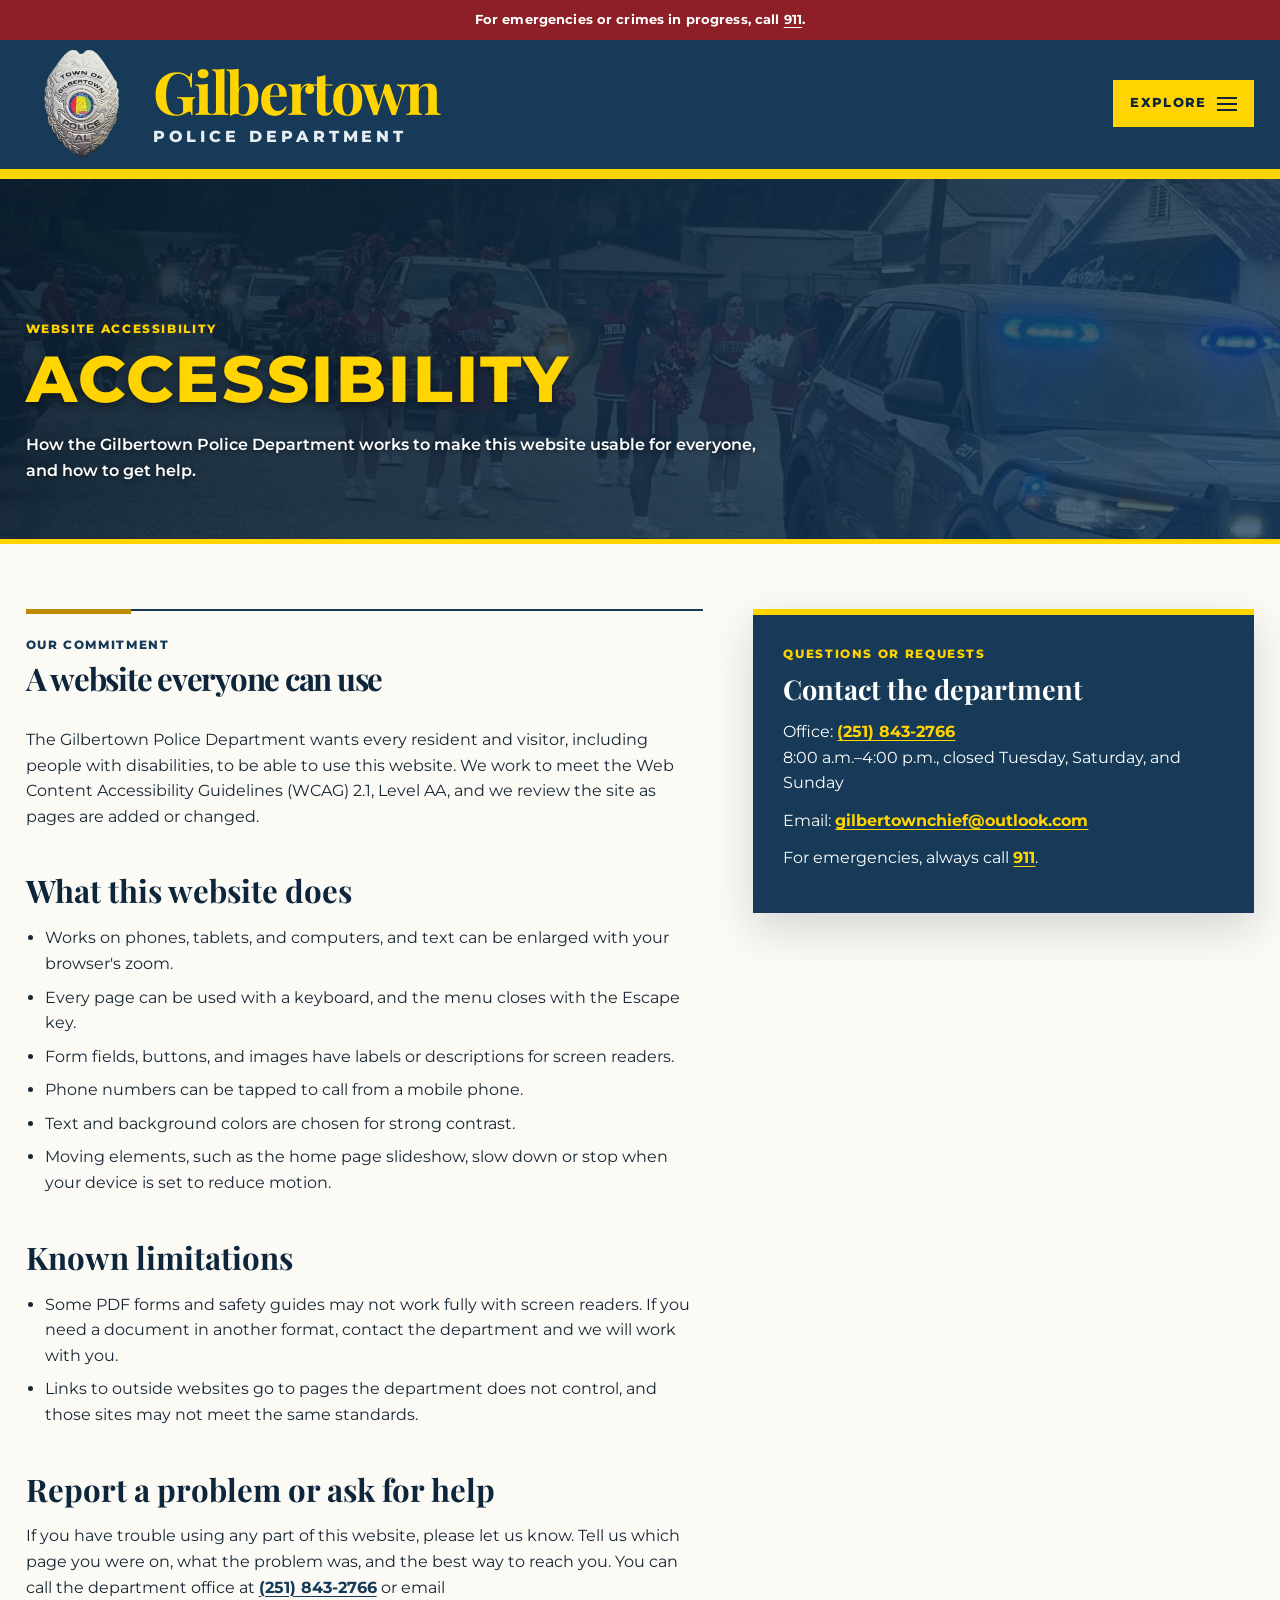
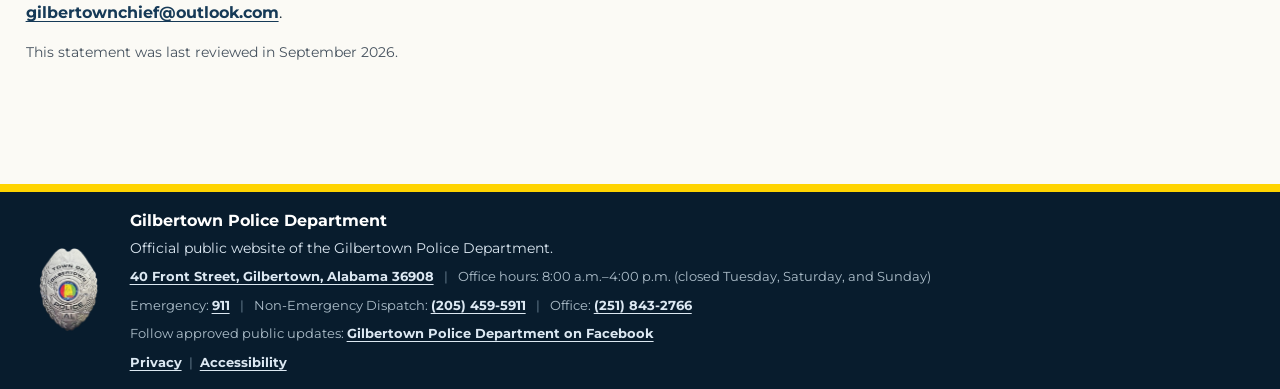
<file: accessibility.html>
<!doctype html>
<html lang="en">
<head>
  <meta charset="utf-8">
  <meta name="viewport" content="width=device-width, initial-scale=1">
  <meta
    name="description"
    content="Accessibility statement for the Gilbertown Police Department website, including how to report a problem or request help."
  >
  <title>Accessibility | Gilbertown Police Department</title>
  <link rel="canonical" href="https://www.gilbertownpd.gov/accessibility.html">
  <link rel="icon" href="favicon.ico" sizes="any">
  <link rel="icon" type="image/png" sizes="32x32" href="assets/images/favicon-32.png">
  <link rel="apple-touch-icon" href="assets/images/apple-touch-icon.png">
  <meta name="theme-color" content="#163a57">

  <meta property="og:type" content="website">
  <meta property="og:site_name" content="Gilbertown Police Department">
  <meta property="og:title" content="Accessibility | Gilbertown Police Department">
  <meta property="og:description" content="Accessibility statement for the Gilbertown Police Department website, including how to report a problem or request help.">
  <meta property="og:url" content="https://www.gilbertownpd.gov/accessibility.html">
  <meta property="og:image" content="https://www.gilbertownpd.gov/assets/images/share-card.jpg">
  <meta property="og:image:width" content="1200">
  <meta property="og:image:height" content="630">
  <meta property="og:image:alt" content="Gilbertown Police Department badge with the website address gilbertownpd.gov">
  <meta name="twitter:card" content="summary_large_image">

  <link rel="preconnect" href="https://fonts.googleapis.com">
  <link rel="preconnect" href="https://fonts.gstatic.com" crossorigin>
  <link href="https://fonts.googleapis.com/css2?family=Montserrat:wght@400;500;600;700;800&family=Playfair+Display:wght@600;700&display=swap" rel="stylesheet">

  <link rel="stylesheet" href="assets/css/site.css">

  <style>
    body {
      min-width: 0;
      margin: 0;
      color: var(--ink);
      background: var(--ivory);
      font-family: "Montserrat", Arial, Helvetica, sans-serif;
      line-height: 1.6;
    }

    button, a {
      font: inherit;
    }

    .emergency-strip a {
      color: #ffffff;
      text-decoration-thickness: 1px;
      text-underline-offset: 3px;
      transition: color 0.2s ease, text-decoration-color 0.2s ease;
    }

    .page-banner {
      color: #ffffff;
      background: linear-gradient(120deg, rgba(8, 28, 45, 0.9), rgba(22, 58, 87, 0.76)), url("assets/images/carousel-community.jpeg") center / cover;
      border-bottom: 5px solid var(--yellow);
    }

    .page-banner-content {
      min-height: 360px;
      display: flex;
      flex-direction: column;
      justify-content: end;
      padding: 72px 0 55px;
    }

    .page-banner .section-kicker {
      color: var(--yellow);
    }

    .page-banner h1 {
      max-width: 880px;
      margin: 0;
      color: var(--yellow);
      font-size: clamp(2.45rem, 5.1vw, 4.35rem);
      font-weight: 800;
      line-height: 1.02;
      letter-spacing: 0.04em;
      text-shadow: 0 2px 8px rgba(0, 0, 0, 0.48);
      text-transform: uppercase;
    }

    .page-banner p:last-child {
      max-width: 760px;
      margin: 18px 0 0;
      color: #ffffff;
      font-size: 1.03rem;
      font-weight: 600;
      text-shadow: 0 1px 5px rgba(0, 0, 0, 0.55);
    }

    .news-intro {
      display: grid;
      grid-template-columns: minmax(0, 1.15fr) minmax(330px, 0.85fr);
      gap: 50px;
      align-items: start;
      margin-bottom: 78px;
    }

    .news-intro p {
      max-width: 790px;
    }

    .emergency-panel {
      padding: 30px;
      color: #ffffff;
      background: var(--navy);
      border-top: 6px solid var(--yellow);
      box-shadow: var(--shadow);
    }

    .emergency-panel .section-kicker {
      color: var(--yellow);
    }

    .emergency-panel h2 {
      margin: 0 0 15px;
      color: #ffffff;
      font-family: "Playfair Display", Georgia, serif;
      font-size: 2rem;
      line-height: 1.05;
    }

    .emergency-panel p {
      margin: 0;
      color: #e6eef4;
    }

    .news-section {
      margin-bottom: 88px;
      padding: 38px 0;
      border-top: 1px solid var(--line);
      border-bottom: 1px solid var(--line);
    }

    .news-list {
      border-top: 1px solid var(--line);
    }

    .news-item {
      display: grid;
      grid-template-columns: minmax(155px, 0.24fr) minmax(0, 1fr);
      gap: 32px;
      padding: 28px 0;
      border-bottom: 1px solid var(--line);
    }

    .news-date {
      margin: 0;
      color: var(--gold-text);
      font-size: 0.72rem;
      font-weight: 800;
      letter-spacing: 0.1em;
      text-transform: uppercase;
    }

    .news-item h3 {
      margin: 0;
      color: var(--navy-dark);
      font-family: "Playfair Display", Georgia, serif;
      font-size: 1.55rem;
      line-height: 1.12;
    }

    .news-item p {
      margin: 10px 0 0;
      max-width: 860px;
    }

    .news-item a {
      display: inline-block;
      margin-top: 14px;
      color: var(--navy);
      font-size: 0.78rem;
      font-weight: 800;
      letter-spacing: 0.06em;
      text-transform: uppercase;
    }

    .notice-grid {
      display: grid;
      grid-template-columns: repeat(3, 1fr);
      gap: 18px;
      margin-bottom: 88px;
    }

    .notice-card {
      min-height: 230px;
      display: flex;
      flex-direction: column;
      padding: 24px;
      color: var(--navy-dark);
      background: #ffffff;
      border: 1px solid var(--line);
      text-decoration: none;
      transition: background 0.25s ease, color 0.25s ease, transform 0.25s ease;
    }

    .notice-card:hover, .notice-card:focus {
      color: #ffffff;
      background: var(--navy);
      transform: translateY(-4px);
      outline: none;
    }

    .notice-card small {
      color: var(--gold-text);
      font-size: 0.69rem;
      font-weight: 800;
      letter-spacing: 0.11em;
      text-transform: uppercase;
    }

    .notice-card:hover small, .notice-card:focus small {
      color: var(--yellow);
    }

    .notice-card h3 {
      margin: 15px 0 10px;
      font-family: "Playfair Display", Georgia, serif;
      font-size: 1.42rem;
      line-height: 1.1;
    }

    .notice-card p {
      margin: 0;
      color: inherit;
      font-size: 0.9rem;
      line-height: 1.55;
    }

    .notice-card span {
      margin-top: auto;
      padding-top: 17px;
      font-size: 0.73rem;
      font-weight: 800;
      letter-spacing: 0.06em;
      text-transform: uppercase;
    }

    .updates-section {
      display: grid;
      grid-template-columns: minmax(0, 0.95fr) minmax(340px, 1.05fr);
      gap: 50px;
      align-items: start;
      margin-bottom: 54px;
      padding: 38px 0;
      border-top: 1px solid var(--line);
    }

    .updates-section p {
      max-width: 740px;
    }

    .updates-panel {
      padding: 30px;
      color: #ffffff;
      background: var(--navy);
      border-top: 6px solid var(--yellow);
      box-shadow: var(--shadow);
    }

    .updates-panel .section-kicker {
      color: var(--yellow);
    }

    .updates-panel h2 {
      margin: 0 0 13px;
      color: #ffffff;
      font-family: "Playfair Display", Georgia, serif;
      font-size: 2rem;
      line-height: 1.05;
    }

    .updates-panel p {
      margin: 0 0 18px;
      color: #e6eef4;
    }

    .facebook-button {
      display: inline-flex;
      align-items: center;
      justify-content: center;
      min-height: 44px;
      padding: 11px 15px;
      color: var(--navy-dark);
      background: var(--yellow);
      text-decoration: none;
      font-size: 0.76rem;
      font-weight: 800;
      letter-spacing: 0.06em;
      text-transform: uppercase;
      transition: background 0.2s ease, color 0.2s ease, transform 0.2s ease;
    }

    .facebook-button:hover, .facebook-button:focus {
      color: #ffffff;
      background: #315a7d;
      transform: translateY(-2px);
      outline: none;
    }

    .social-note {
      margin-top: 19px !important;
      padding-top: 16px;
      color: #dce8f2 !important;
      border-top: 1px solid rgba(255, 255, 255, 0.22);
      font-size: 0.82rem;
      line-height: 1.5;
    }

    .social-note strong {
      color: var(--yellow);
    }

    .contact-note {
      margin-top: 28px;
      padding: 21px 24px;
      color: var(--navy-dark);
      background: #ffffff;
      border-left: 4px solid var(--yellow-dark);
    }

    .contact-note p {
      margin: 0;
    }

    main a:not(.notice-card):not(.section-link):not(.facebook-button) {
      position: relative;
      text-decoration-thickness: 1px;
      text-underline-offset: 3px;
      transition: color 0.2s ease, text-decoration-color 0.2s ease, opacity 0.2s ease;
    }

    main a:not(.notice-card):not(.section-link):not(.facebook-button):hover,
    main a:not(.notice-card):not(.section-link):not(.facebook-button):focus {
      color: var(--gold-text);
      text-decoration-color: currentColor;
      outline: none;
    }

    .updates-panel a:hover, .updates-panel a:focus {
      color: #ffffff;
      text-decoration-color: var(--yellow);
    }

    @media (max-width: 900px) {
      .wrap {
        width: min(1440px, 94%);
      }

      .menu-grid {
        grid-template-columns: repeat(2, 1fr);
      }

      .news-intro, .updates-section {
        grid-template-columns: 1fr;
        gap: 42px;
      }

      .notice-grid {
        grid-template-columns: repeat(2, 1fr);
      }

      .news-item {
        grid-template-columns: 1fr;
        gap: 8px;
      }
    }

    @media (max-width: 560px) {
      body {
        background: var(--ivory);
      }

      .wrap {
        width: min(1440px, 92%);
      }

      .page-banner-content {
        min-height: 315px;
        padding: 55px 0 42px;
      }

      .page-banner h1 {
        font-size: clamp(2rem, 10vw, 3rem);
      }

      .news-intro, .news-section, .notice-grid {
        margin-bottom: 58px;
      }

      .notice-grid {
        grid-template-columns: 1fr;
      }
    }

    .policy-layout {
      display: grid;
      grid-template-columns: minmax(0, 1.15fr) minmax(300px, 0.85fr);
      gap: 50px;
      align-items: start;
    }

    .policy-body section {
      margin-bottom: 44px;
    }

    .policy-body h2 {
      margin: 0 0 12px;
      color: var(--navy-dark);
      font-family: "Playfair Display", Georgia, serif;
      font-size: clamp(1.5rem, 2.6vw, 1.95rem);
      line-height: 1.15;
    }

    .policy-body p, .policy-body li {
      max-width: 760px;
    }

    .policy-body ul {
      padding-left: 1.2em;
    }

    .policy-body li {
      margin-bottom: 8px;
    }

    .policy-body a {
      color: var(--navy);
      font-weight: 700;
      text-underline-offset: 3px;
    }

    .policy-body a:hover, .policy-body a:focus {
      color: var(--gold-text);
    }

    .policy-panel {
      position: sticky;
      top: 24px;
      padding: 30px;
      color: #ffffff;
      background: var(--navy);
      border-top: 6px solid var(--yellow);
      box-shadow: var(--shadow);
    }

    .policy-panel .section-kicker {
      color: var(--yellow);
    }

    .policy-panel h2 {
      margin: 0 0 14px;
      font-family: "Playfair Display", Georgia, serif;
      font-size: 1.7rem;
      line-height: 1.1;
    }

    .policy-panel p {
      margin: 0 0 12px;
    }

    .policy-panel a {
      color: var(--yellow);
      font-weight: 700;
      text-underline-offset: 3px;
      overflow-wrap: anywhere;
    }

    .policy-panel a:hover, .policy-panel a:focus {
      color: #ffffff;
    }

    .policy-updated {
      margin-top: 8px;
      color: var(--muted);
      font-size: 0.85rem;
    }

    @media (max-width: 900px) {
      .policy-layout {
        grid-template-columns: 1fr;
        gap: 36px;
      }

      .policy-panel {
        position: static;
      }
    }
  </style>
</head>

<body>
  <div class="emergency-strip">
    For emergencies or crimes in progress, call <a href="tel:911">911</a>.
  </div>

  <header class="site-header">
    <div class="wrap">
      <div class="masthead">
        <a class="brand" href="index.html" aria-label="Gilbertown Police Department home">
          <img class="brand-badge" src="assets/images/badge.png" alt="Gilbertown Police Department badge">

          <span class="brand-text">
            <span class="brand-town">Gilbertown</span>
            <span class="brand-department">Police Department</span>
          </span>
        </a>

        <button
          class="explore-button"
          id="explore-button"
          type="button"
          aria-expanded="false"
          aria-controls="site-menu"
        >
          Explore
          <span class="menu-icon" aria-hidden="true">
            <span></span>
            <span></span>
            <span></span>
          </span>
        </button>
      </div>
    </div>

    <nav class="site-menu" id="site-menu" aria-label="Primary navigation">
      <div class="wrap menu-grid">
        <a href="index.html">Home</a>
        <a href="about.html">About</a>
        <a href="services.html">Services</a>
        <a href="forms.html">Forms</a>
        <a href="news.html">News &amp; Notices</a>
        <a href="events.html">Community Events</a>
        <a href="links.html">Helpful Links</a>
        <a href="safety-materials.html">Safety Materials</a>
        <a href="tips.html">Submit a Tip</a>
        <a href="contact.html">Contact</a>
      </div>
    </nav>
  </header>

  <section class="page-banner" aria-labelledby="page-title">
    <div class="wrap page-banner-content">
      <p class="section-kicker">Website Accessibility</p>
      <h1 id="page-title">Accessibility</h1>
      <p>
        How the Gilbertown Police Department works to make this website usable for everyone, and how to get help.
      </p>
    </div>
  </section>

  <main class="wrap">
    <div class="policy-layout">
      <div class="policy-body">
        <section aria-labelledby="acc-commitment">
          <div class="section-rule">
            <p class="section-kicker">Our Commitment</p>
            <h2 class="section-title" id="acc-commitment">A website everyone can use</h2>
          </div>
          <p>
            The Gilbertown Police Department wants every resident and visitor,
            including people with disabilities, to be able to use this website.
            We work to meet the Web Content Accessibility Guidelines (WCAG) 2.1,
            Level AA, and we review the site as pages are added or changed.
          </p>
        </section>

        <section aria-labelledby="acc-features">
          <h2 id="acc-features">What this website does</h2>
          <ul>
            <li>Works on phones, tablets, and computers, and text can be enlarged with your browser's zoom.</li>
            <li>Every page can be used with a keyboard, and the menu closes with the Escape key.</li>
            <li>Form fields, buttons, and images have labels or descriptions for screen readers.</li>
            <li>Phone numbers can be tapped to call from a mobile phone.</li>
            <li>Text and background colors are chosen for strong contrast.</li>
            <li>Moving elements, such as the home page slideshow, slow down or stop when your device is set to reduce motion.</li>
          </ul>
        </section>

        <section aria-labelledby="acc-limits">
          <h2 id="acc-limits">Known limitations</h2>
          <ul>
            <li>Some PDF forms and safety guides may not work fully with screen readers. If you need a document in another format, contact the department and we will work with you.</li>
            <li>Links to outside websites go to pages the department does not control, and those sites may not meet the same standards.</li>
          </ul>
        </section>

        <section aria-labelledby="acc-report">
          <h2 id="acc-report">Report a problem or ask for help</h2>
          <p>
            If you have trouble using any part of this website, please let us
            know. Tell us which page you were on, what the problem was, and the
            best way to reach you. You can call the department office at
            <a href="tel:+12518432766">(251) 843-2766</a> or email
            <a href="mailto:gilbertownchief@outlook.com">gilbertownchief@outlook.com</a>.
          </p>
          <p class="policy-updated">This statement was last reviewed in September 2026.</p>
        </section>
      </div>

      <aside class="policy-panel" aria-labelledby="panel-heading">
        <p class="section-kicker">Questions or Requests</p>
        <h2 id="panel-heading">Contact the department</h2>
        <p>Office: <a href="tel:+12518432766">(251) 843-2766</a><br>
        8:00 a.m.–4:00 p.m., closed Tuesday, Saturday, and Sunday</p>
        <p>Email: <a href="mailto:gilbertownchief@outlook.com">gilbertownchief@outlook.com</a></p>
        <p>For emergencies, always call <a href="tel:911">911</a>.</p>
      </aside>
    </div>
  </main>

  <nav class="call-bar" aria-label="Call the department">
    <a href="tel:+12518432766" aria-label="Call the department office at (251) 843-2766"><span>Call Office</span>(251) 843-2766</a>
    <a href="tel:+12054595911" aria-label="Call Choctaw County non-emergency dispatch at (205) 459-5911"><span>Non-Emergency</span>(205) 459-5911</a>
  </nav>

  <footer>
    <div class="wrap footer-content">
      <img class="footer-badge" src="assets/images/badge.png" alt="Gilbertown Police Department badge">

      <div>
        <p><strong>Gilbertown Police Department</strong></p>
        <p class="small">Official public website of the Gilbertown Police Department.</p>
        <p class="footer-contacts">
          <a href="https://maps.google.com/?q=40+Front+Street,+Gilbertown,+AL+36908" target="_blank" rel="noopener noreferrer">40 Front Street, Gilbertown, Alabama 36908</a>
          <span class="sep" aria-hidden="true">|</span>
          Office hours: 8:00 a.m.–4:00 p.m. (closed Tuesday, Saturday, and Sunday)
        </p>
        <p class="footer-contacts">
          Emergency: <a href="tel:911">911</a>
          <span class="sep" aria-hidden="true">|</span>
          Non-Emergency Dispatch:
          <a href="tel:+12054595911">(205) 459-5911</a>
          <span class="sep" aria-hidden="true">|</span>
          Office:
          <a href="tel:+12518432766">(251) 843-2766</a>
        </p>
        <p class="footer-contacts">
          Follow approved public updates:
          <a
            href="https://www.facebook.com/profile.php?id=61558416355452"
            target="_blank"
            rel="noopener noreferrer"
          >
            Gilbertown Police Department on Facebook
          </a>
        </p>
        <p class="footer-contacts footer-legal">
          <a href="privacy.html">Privacy</a><span class="sep" aria-hidden="true">|</span><a href="accessibility.html" aria-current="page">Accessibility</a>
        </p>
      </div>
    </div>
  </footer>

  <script src="assets/js/site.js"></script>
</body>
</html>
</file>
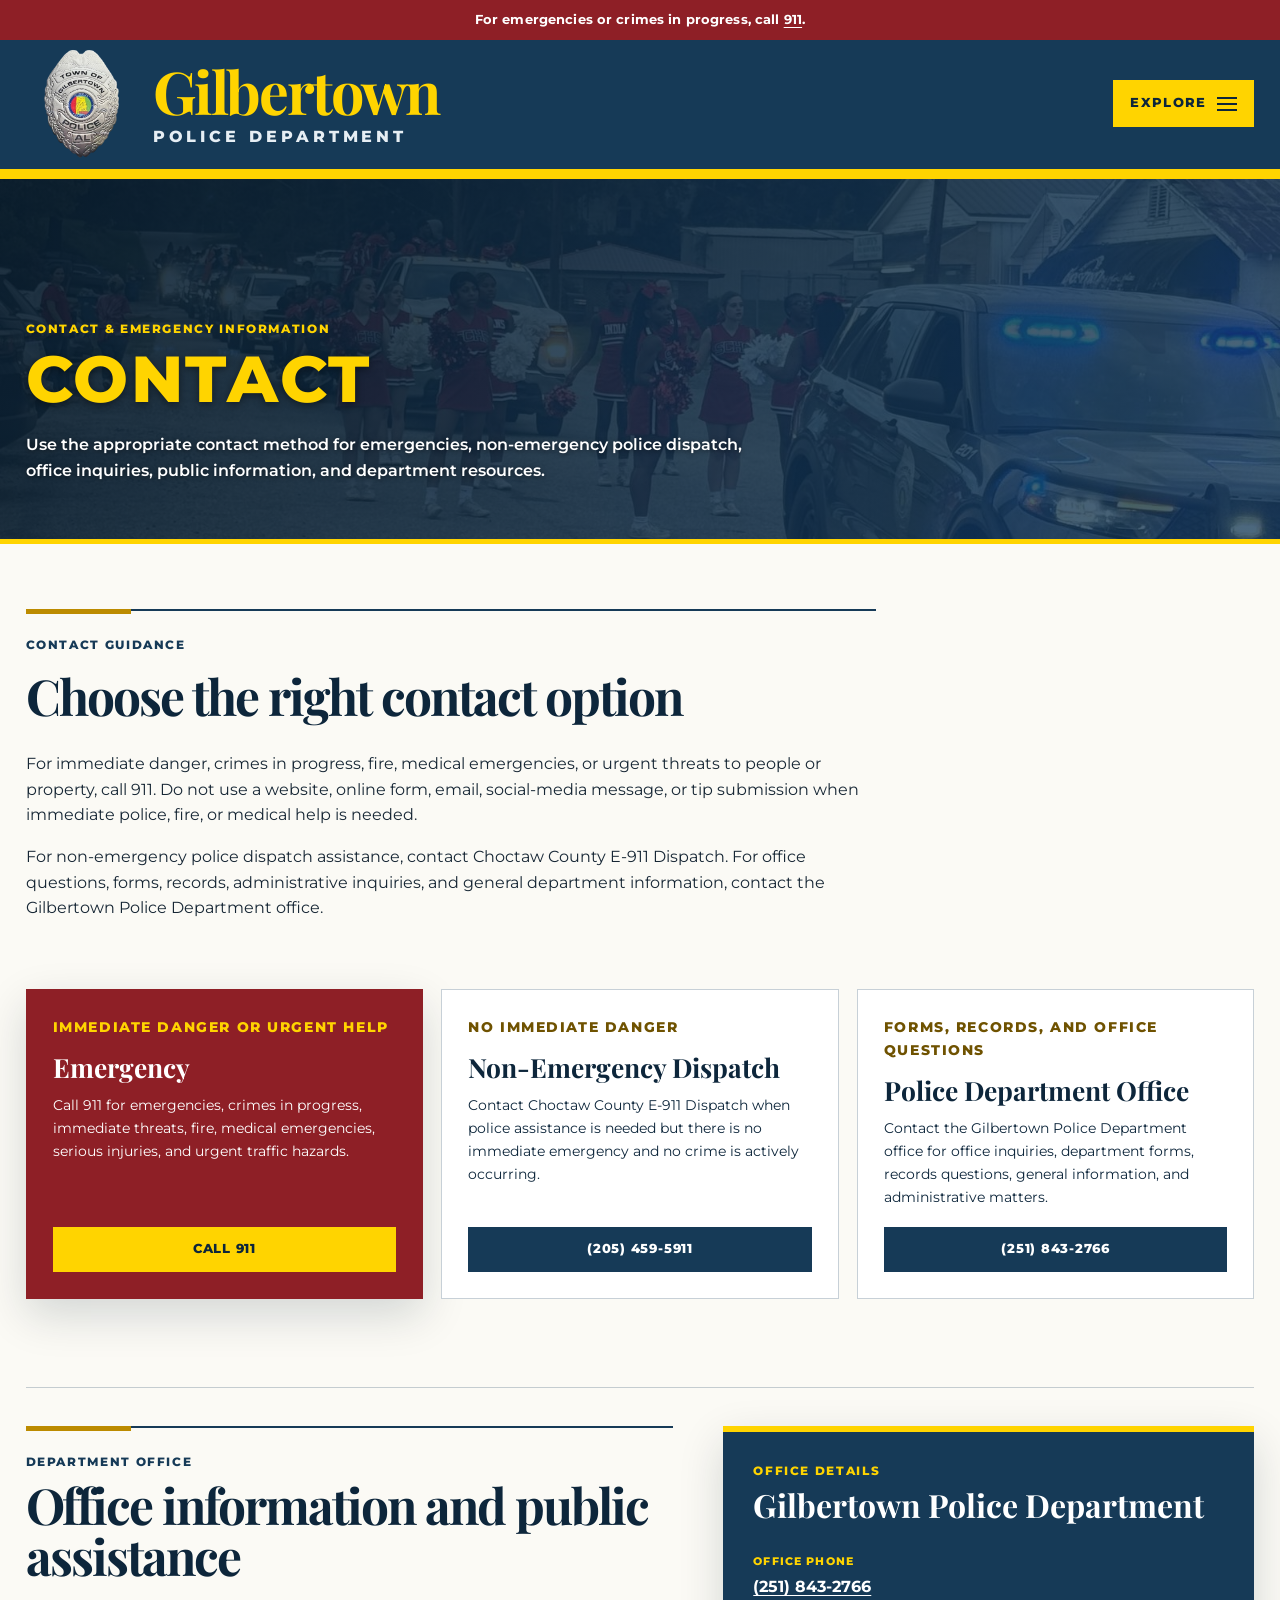
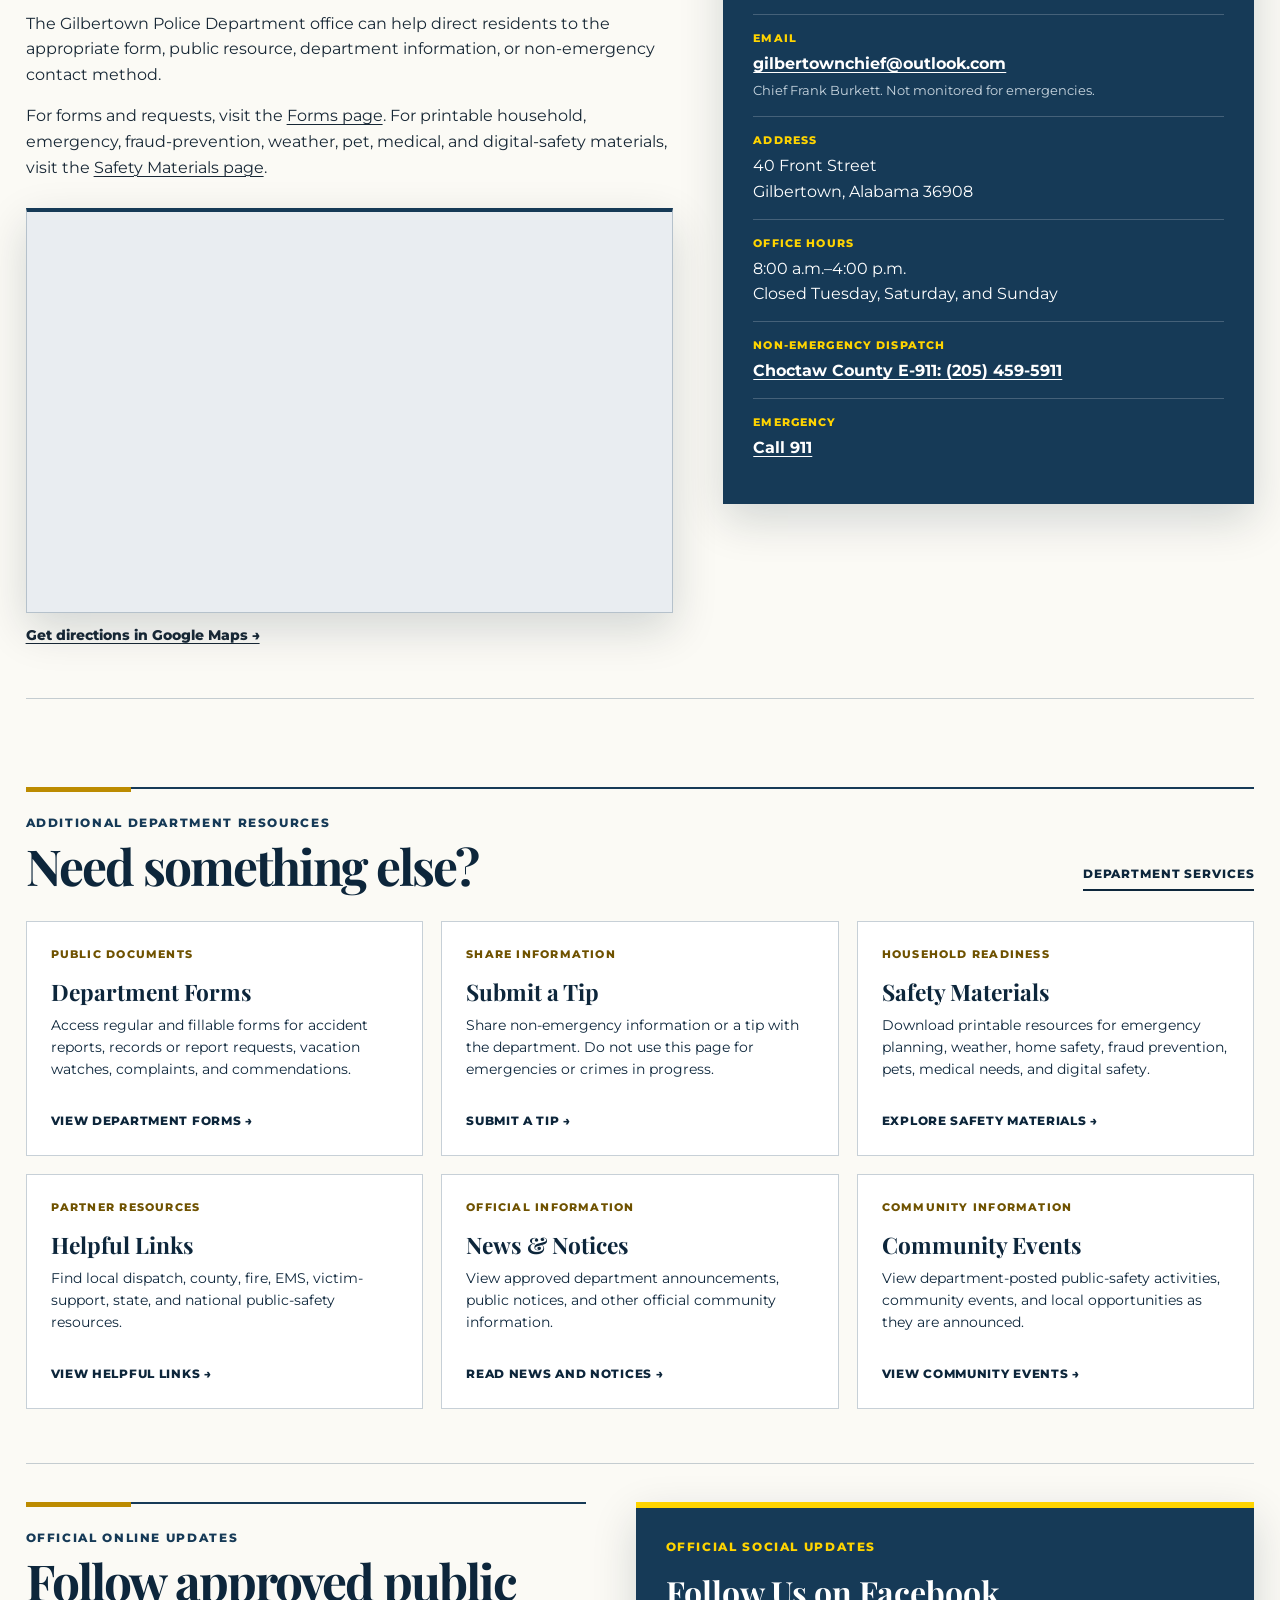
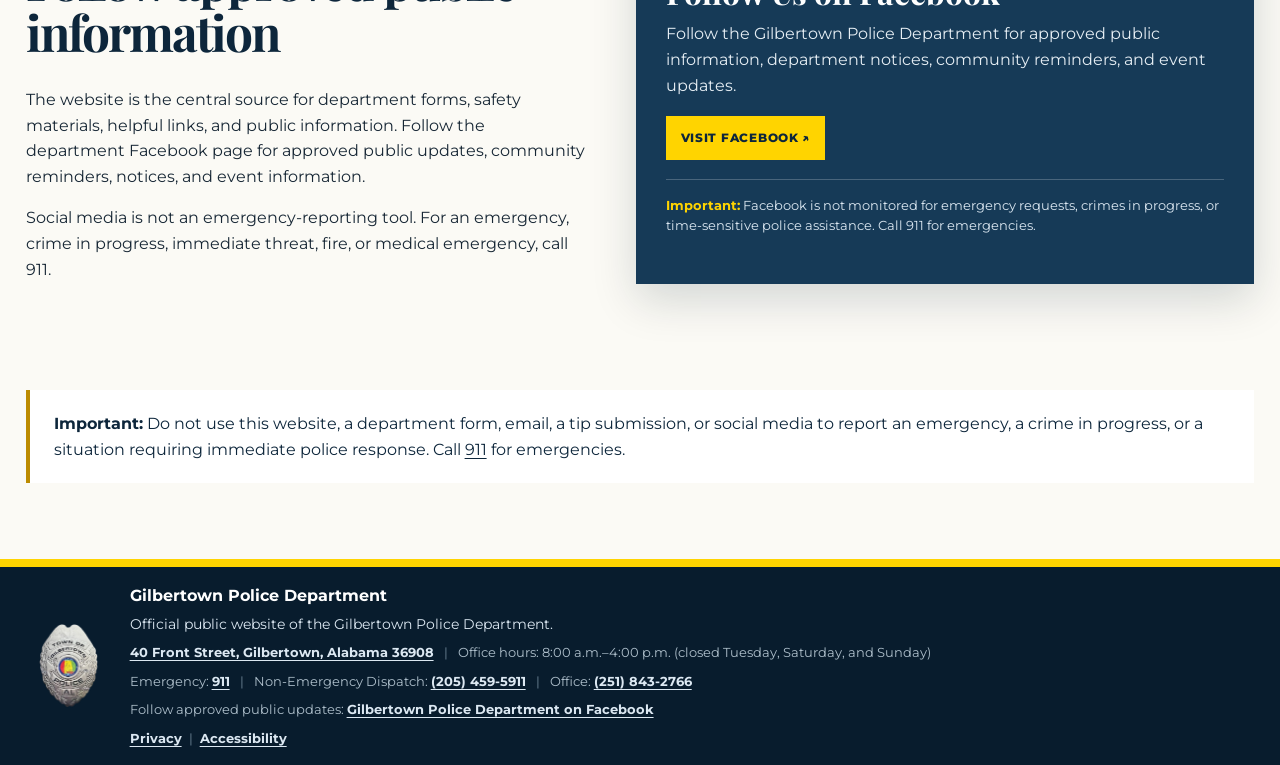
<file: contact.html>
<!doctype html>
<html lang="en">
<head>
  <meta charset="utf-8">
  <meta name="viewport" content="width=device-width, initial-scale=1">
  <meta
    name="description"
    content="Contact the Gilbertown Police Department. Call 911 for emergencies, Choctaw County E-911 Dispatch for non-emergency police assistance, or the Gilbertown Police Department office for general inquiries."
  >
  <title>Contact | Gilbertown Police Department</title>
  <link rel="canonical" href="https://www.gilbertownpd.gov/contact.html">
  <link rel="icon" href="favicon.ico" sizes="any">
  <link rel="icon" type="image/png" sizes="32x32" href="assets/images/favicon-32.png">
  <link rel="apple-touch-icon" href="assets/images/apple-touch-icon.png">
  <meta name="theme-color" content="#163a57">

  <meta property="og:type" content="website">
  <meta property="og:site_name" content="Gilbertown Police Department">
  <meta property="og:title" content="Contact | Gilbertown Police Department">
  <meta property="og:description" content="Contact the Gilbertown Police Department. Call 911 for emergencies, Choctaw County E-911 Dispatch for non-emergency police assistance, or the Gilbertown Police Department office for general inquiries.">
  <meta property="og:url" content="https://www.gilbertownpd.gov/contact.html">
  <meta property="og:image" content="https://www.gilbertownpd.gov/assets/images/share-card.jpg">
  <meta property="og:image:width" content="1200">
  <meta property="og:image:height" content="630">
  <meta property="og:image:alt" content="Gilbertown Police Department badge with the website address gilbertownpd.gov">
  <meta name="twitter:card" content="summary_large_image">

  <link rel="preconnect" href="https://fonts.googleapis.com">
  <link rel="preconnect" href="https://fonts.gstatic.com" crossorigin>
  <link href="https://fonts.googleapis.com/css2?family=Montserrat:wght@400;500;600;700;800&family=Playfair+Display:wght@600;700&display=swap" rel="stylesheet">

  <link rel="stylesheet" href="assets/css/site.css">

  <style>
    body {
      min-width: 0;
      margin: 0;
      color: var(--ink);
      background: var(--ivory);
      font-family: "Montserrat", Arial, Helvetica, sans-serif;
      line-height: 1.6;
    }

    button, a {
      font: inherit;
    }

    .emergency-strip a {
      color: #ffffff;
      text-decoration-thickness: 1px;
      text-underline-offset: 3px;
      transition: color 0.2s ease, text-decoration-color 0.2s ease;
    }

    .page-banner {
      color: #ffffff;
      background: linear-gradient(120deg, rgba(8, 28, 45, 0.9), rgba(22, 58, 87, 0.76)), url("assets/images/carousel-community.jpeg") center / cover;
      border-bottom: 5px solid var(--yellow);
    }

    .page-banner-content {
      min-height: 360px;
      display: flex;
      flex-direction: column;
      justify-content: end;
      padding: 72px 0 55px;
    }

    .page-banner .section-kicker {
      color: var(--yellow);
    }

    .page-banner h1 {
      max-width: 880px;
      margin: 0;
      color: var(--yellow);
      font-size: clamp(2.45rem, 5.1vw, 4.35rem);
      font-weight: 800;
      line-height: 1.02;
      letter-spacing: 0.04em;
      text-shadow: 0 2px 8px rgba(0, 0, 0, 0.48);
      text-transform: uppercase;
    }

    .page-banner p:last-child {
      max-width: 760px;
      margin: 18px 0 0;
      color: #ffffff;
      font-size: 1.03rem;
      font-weight: 600;
      text-shadow: 0 1px 5px rgba(0, 0, 0, 0.55);
    }

    .page-intro {
      max-width: 850px;
      margin-bottom: 68px;
    }

    .page-intro p {
      margin: 0 0 16px;
    }

    .contact-grid {
      display: grid;
      grid-template-columns: repeat(3, 1fr);
      gap: 18px;
      margin-bottom: 88px;
    }

    .contact-card {
      min-height: 310px;
      display: flex;
      flex-direction: column;
      padding: 26px;
      color: var(--navy-dark);
      background: #ffffff;
      border: 1px solid var(--line);
    }

    .contact-card-emergency {
      color: #ffffff;
      background: var(--red);
      border-color: var(--red);
      box-shadow: var(--shadow);
    }

    .contact-card-kicker {
      margin: 0 0 12px;
      color: var(--gold-text);
      font-size: 0.68rem;
      font-weight: 800;
      letter-spacing: 0.11em;
      text-transform: uppercase;
    }

    .contact-card-emergency .contact-card-kicker {
      color: var(--yellow);
    }

    .contact-card h2 {
      margin: 0 0 12px;
      font-family: "Playfair Display", Georgia, serif;
      font-size: 1.65rem;
      line-height: 1.05;
    }

    .contact-card p {
      margin: 0 0 15px;
      font-size: 0.9rem;
    }

    .contact-number {
      display: inline-flex;
      align-items: center;
      justify-content: center;
      min-height: 45px;
      margin-top: auto;
      padding: 11px 15px;
      color: #ffffff;
      background: var(--navy);
      text-decoration: none;
      font-size: 0.79rem;
      font-weight: 800;
      letter-spacing: 0.06em;
      text-transform: uppercase;
      transition: background 0.2s ease, color 0.2s ease, transform 0.2s ease;
    }

    .contact-number:hover, .contact-number:focus {
      color: var(--navy-dark);
      background: var(--yellow);
      transform: translateY(-2px);
      outline: none;
    }

    .contact-card-emergency .contact-number {
      color: var(--navy-dark);
      background: var(--yellow);
    }

    .contact-card-emergency .contact-number:hover,
    .contact-card-emergency .contact-number:focus {
      color: #ffffff;
      background: var(--navy-dark);
    }

    .office-section {
      display: grid;
      grid-template-columns: minmax(0, 1fr) minmax(320px, 0.82fr);
      gap: 50px;
      align-items: start;
      margin-bottom: 88px;
      padding: 38px 0;
      border-top: 1px solid var(--line);
      border-bottom: 1px solid var(--line);
    }

    .office-note {
      color: #c9d6e0;
      font-size: 0.82rem;
    }

    .office-panel a[href^="mailto:"] {
      overflow-wrap: anywhere;
    }

    .map-frame {
      position: relative;
      margin-top: 28px;
      aspect-ratio: 16 / 10;
      background: #e9edf1;
      border: 1px solid var(--line);
      border-top: 4px solid var(--navy);
      box-shadow: var(--shadow);
    }

    .map-frame iframe {
      position: absolute;
      inset: 0;
      width: 100%;
      height: 100%;
      border: 0;
    }

    .map-link {
      margin-top: 12px;
      font-size: 0.85rem;
      font-weight: 800;
    }

    .office-section p {
      max-width: 760px;
    }

    .office-panel {
      padding: 30px;
      color: #ffffff;
      background: var(--navy);
      border-top: 6px solid var(--yellow);
      box-shadow: var(--shadow);
    }

    .office-panel .section-kicker {
      color: var(--yellow);
    }

    .office-panel h2 {
      margin: 0 0 17px;
      color: #ffffff;
      font-family: "Playfair Display", Georgia, serif;
      font-size: 2rem;
      line-height: 1.05;
    }

    .office-line {
      padding: 14px 0;
      border-bottom: 1px solid rgba(255, 255, 255, 0.2);
    }

    .office-line:last-child {
      border-bottom: 0;
    }

    .office-line strong {
      display: block;
      margin-bottom: 4px;
      color: var(--yellow);
      font-size: 0.71rem;
      font-weight: 800;
      letter-spacing: 0.1em;
      text-transform: uppercase;
    }

    .office-line a {
      color: #ffffff;
      font-weight: 700;
    }

    .resource-section {
      margin-bottom: 54px;
    }

    .resource-grid {
      display: grid;
      grid-template-columns: repeat(3, 1fr);
      gap: 18px;
      margin-top: 25px;
    }

    .resource-card {
      min-height: 235px;
      display: flex;
      flex-direction: column;
      padding: 24px;
      color: var(--navy-dark);
      background: #ffffff;
      border: 1px solid var(--line);
      text-decoration: none;
      transition: background 0.25s ease, color 0.25s ease, transform 0.25s ease;
    }

    .resource-card:hover, .resource-card:focus {
      color: #ffffff;
      background: var(--navy);
      transform: translateY(-4px);
      outline: none;
    }

    .resource-card small {
      color: var(--gold-text);
      font-size: 0.69rem;
      font-weight: 800;
      letter-spacing: 0.11em;
      text-transform: uppercase;
    }

    .resource-card:hover small, .resource-card:focus small {
      color: var(--yellow);
    }

    .resource-card h3 {
      margin: 15px 0 10px;
      font-family: "Playfair Display", Georgia, serif;
      font-size: 1.42rem;
      line-height: 1.1;
    }

    .resource-card p {
      margin: 0;
      color: inherit;
      font-size: 0.9rem;
      line-height: 1.55;
    }

    .resource-card span {
      margin-top: auto;
      padding-top: 17px;
      font-size: 0.73rem;
      font-weight: 800;
      letter-spacing: 0.06em;
      text-transform: uppercase;
    }

    .social-section {
      display: grid;
      grid-template-columns: minmax(0, 0.95fr) minmax(340px, 1.05fr);
      gap: 50px;
      align-items: start;
      margin-bottom: 54px;
      padding: 38px 0;
      border-top: 1px solid var(--line);
    }

    .social-section p {
      max-width: 730px;
    }

    .social-panel {
      padding: 30px;
      color: #ffffff;
      background: var(--navy);
      border-top: 6px solid var(--yellow);
      box-shadow: var(--shadow);
    }

    .social-panel .section-kicker {
      color: var(--yellow);
    }

    .social-panel h2 {
      margin: 0 0 13px;
      color: #ffffff;
      font-family: "Playfair Display", Georgia, serif;
      font-size: 2rem;
      line-height: 1.05;
    }

    .social-panel p {
      margin: 0 0 18px;
      color: #e6eef4;
    }

    .facebook-button {
      display: inline-flex;
      align-items: center;
      justify-content: center;
      min-height: 44px;
      padding: 11px 15px;
      color: var(--navy-dark);
      background: var(--yellow);
      text-decoration: none;
      font-size: 0.76rem;
      font-weight: 800;
      letter-spacing: 0.06em;
      text-transform: uppercase;
      transition: background 0.2s ease, color 0.2s ease, transform 0.2s ease;
    }

    .facebook-button:hover, .facebook-button:focus {
      color: #ffffff;
      background: #315a7d;
      transform: translateY(-2px);
      outline: none;
    }

    .social-note {
      margin-top: 19px !important;
      padding-top: 16px;
      color: #dce8f2 !important;
      border-top: 1px solid rgba(255, 255, 255, 0.22);
      font-size: 0.82rem;
      line-height: 1.5;
    }

    .social-note strong {
      color: var(--yellow);
    }

    .contact-note {
      margin-top: 28px;
      padding: 21px 24px;
      color: var(--navy-dark);
      background: #ffffff;
      border-left: 4px solid var(--yellow-dark);
    }

    .contact-note p {
      margin: 0;
    }

    main a:not(.resource-card):not(.section-link):not(.contact-number):not(.facebook-button) {
      position: relative;
      text-decoration-thickness: 1px;
      text-underline-offset: 3px;
      transition: color 0.2s ease, text-decoration-color 0.2s ease, opacity 0.2s ease;
    }

    main a:not(.resource-card):not(.section-link):not(.contact-number):not(.facebook-button):hover,
    main a:not(.resource-card):not(.section-link):not(.contact-number):not(.facebook-button):focus {
      color: var(--gold-text);
      text-decoration-color: currentColor;
      outline: none;
    }

    .office-panel a:hover, .office-panel a:focus {
      color: var(--yellow);
      outline: none;
    }

    @media (max-width: 1100px) {
      .contact-grid {
        grid-template-columns: 1fr;
      }

      .contact-card {
        min-height: 0;
      }
    }

    @media (max-width: 900px) {
      .wrap {
        width: min(1440px, 94%);
      }

      .menu-grid {
        grid-template-columns: repeat(2, 1fr);
      }

      .office-section, .social-section {
        grid-template-columns: 1fr;
        gap: 42px;
      }

      .resource-grid {
        grid-template-columns: repeat(2, 1fr);
      }
    }

    @media (max-width: 560px) {
      body {
        background: var(--ivory);
      }

      .wrap {
        width: min(1440px, 92%);
      }

      .page-banner-content {
        min-height: 315px;
        padding: 55px 0 42px;
      }

      .page-banner h1 {
        font-size: clamp(2rem, 10vw, 3rem);
      }

      .page-intro, .contact-grid, .office-section {
        margin-bottom: 58px;
      }

      .resource-grid {
        grid-template-columns: 1fr;
      }
    }
  </style>
</head>

<body>
  <div class="emergency-strip">
    For emergencies or crimes in progress, call <a href="tel:911">911</a>.
  </div>

  <header class="site-header">
    <div class="wrap">
      <div class="masthead">
        <a class="brand" href="index.html" aria-label="Gilbertown Police Department home">
          <img class="brand-badge" src="assets/images/badge.png" alt="Gilbertown Police Department badge">

          <span class="brand-text">
            <span class="brand-town">Gilbertown</span>
            <span class="brand-department">Police Department</span>
          </span>
        </a>

        <button
          class="explore-button"
          id="explore-button"
          type="button"
          aria-expanded="false"
          aria-controls="site-menu"
        >
          Explore
          <span class="menu-icon" aria-hidden="true">
            <span></span>
            <span></span>
            <span></span>
          </span>
        </button>
      </div>
    </div>

    <nav class="site-menu" id="site-menu" aria-label="Primary navigation">
      <div class="wrap menu-grid">
        <a href="index.html">Home</a>
        <a href="about.html">About</a>
        <a href="services.html">Services</a>
        <a href="forms.html">Forms</a>
        <a href="news.html">News &amp; Notices</a>
        <a href="events.html">Community Events</a>
        <a href="links.html">Helpful Links</a>
        <a href="safety-materials.html">Safety Materials</a>
        <a href="tips.html">Submit a Tip</a>
        <a href="contact.html" aria-current="page">Contact</a>
      </div>
    </nav>
  </header>

  <section class="page-banner" aria-labelledby="page-title">
    <div class="wrap page-banner-content">
      <p class="section-kicker">Contact &amp; Emergency Information</p>
      <h1 id="page-title">Contact</h1>
      <p>
        Use the appropriate contact method for emergencies, non-emergency
        police dispatch, office inquiries, public information, and department
        resources.
      </p>
    </div>
  </section>

  <main class="wrap">
    <section class="page-intro" aria-labelledby="contact-intro-heading">
      <div class="section-rule">
        <p class="section-kicker">Contact Guidance</p>
        <h2 class="section-title" id="contact-intro-heading">
          Choose the right contact option
        </h2>
      </div>

      <p>
        For immediate danger, crimes in progress, fire, medical emergencies,
        or urgent threats to people or property, call 911. Do not use a website,
        online form, email, social-media message, or tip submission when
        immediate police, fire, or medical help is needed.
      </p>

      <p>
        For non-emergency police dispatch assistance, contact Choctaw County
        E-911 Dispatch. For office questions, forms, records, administrative
        inquiries, and general department information, contact the Gilbertown
        Police Department office.
      </p>
    </section>

    <section class="contact-grid" aria-label="Primary contact options">
      <article class="contact-card contact-card-emergency">
        <p class="contact-card-kicker">Immediate danger or urgent help</p>
        <h2>Emergency</h2>
        <p>
          Call 911 for emergencies, crimes in progress, immediate threats,
          fire, medical emergencies, serious injuries, and urgent traffic
          hazards.
        </p>

        <a class="contact-number" href="tel:911">Call 911</a>
      </article>

      <article class="contact-card">
        <p class="contact-card-kicker">No immediate danger</p>
        <h2>Non-Emergency Dispatch</h2>
        <p>
          Contact Choctaw County E-911 Dispatch when police assistance is
          needed but there is no immediate emergency and no crime is actively
          occurring.
        </p>

        <a class="contact-number" href="tel:+12054595911">
          (205) 459-5911
        </a>
      </article>

      <article class="contact-card">
        <p class="contact-card-kicker">Forms, records, and office questions</p>
        <h2>Police Department Office</h2>
        <p>
          Contact the Gilbertown Police Department office for office inquiries,
          department forms, records questions, general information, and
          administrative matters.
        </p>

        <a class="contact-number" href="tel:+12518432766">
          (251) 843-2766
        </a>
      </article>
    </section>

    <section class="office-section" aria-labelledby="office-heading">
      <div>
        <div class="section-rule">
          <p class="section-kicker">Department Office</p>
          <h2 class="section-title" id="office-heading">
            Office information and public assistance
          </h2>
        </div>

        <p>
          The Gilbertown Police Department office can help direct residents to
          the appropriate form, public resource, department information, or
          non-emergency contact method.
        </p>

        <p>
          For forms and requests, visit the
          <a href="forms.html">Forms page</a>. For printable household,
          emergency, fraud-prevention, weather, pet, medical, and digital-safety
          materials, visit the <a href="safety-materials.html">Safety Materials page</a>.
        </p>

        <div class="map-frame">
          <iframe
            title="Map showing the Gilbertown Police Department at 40 Front Street, Gilbertown, Alabama"
            src="https://www.google.com/maps?q=40+Front+Street,+Gilbertown,+AL+36908&amp;output=embed"
            loading="lazy"
            referrerpolicy="no-referrer-when-downgrade"
          ></iframe>
        </div>
        <p class="map-link">
          <a href="https://maps.google.com/?q=40+Front+Street,+Gilbertown,+AL+36908" target="_blank" rel="noopener noreferrer">Get directions in Google Maps &#8594;</a>
        </p>
      </div>

      <aside class="office-panel">
        <p class="section-kicker">Office Details</p>
        <h2>Gilbertown Police Department</h2>

        <div class="office-line">
          <strong>Office Phone</strong>
          <a href="tel:+12518432766">(251) 843-2766</a>
        </div>

        <div class="office-line">
          <strong>Email</strong>
          <a href="mailto:gilbertownchief@outlook.com">gilbertownchief@outlook.com</a><br>
          <span class="office-note">Chief Frank Burkett. Not monitored for emergencies.</span>
        </div>

        <div class="office-line">
          <strong>Address</strong>
          40 Front Street<br>
          Gilbertown, Alabama 36908
        </div>

        <div class="office-line">
          <strong>Office Hours</strong>
          8:00 a.m.–4:00 p.m.<br>
          Closed Tuesday, Saturday, and Sunday
        </div>

        <div class="office-line">
          <strong>Non-Emergency Dispatch</strong>
          <a href="tel:+12054595911">Choctaw County E-911: (205) 459-5911</a>
        </div>

        <div class="office-line">
          <strong>Emergency</strong>
          <a href="tel:911">Call 911</a>
        </div>
      </aside>
    </section>

    <section class="resource-section" aria-labelledby="resources-heading">
      <div class="section-rule">
        <div class="section-heading">
          <div>
            <p class="section-kicker">Additional Department Resources</p>
            <h2 class="section-title" id="resources-heading">
              Need something else?
            </h2>
          </div>

          <a class="section-link" href="services.html">Department services</a>
        </div>
      </div>

      <div class="resource-grid">
        <a class="resource-card" href="forms.html">
          <small>Public Documents</small>
          <h3>Department Forms</h3>
          <p>
            Access regular and fillable forms for accident reports, records or
            report requests, vacation watches, complaints, and commendations.
          </p>
          <span>View department forms &#8594;</span>
        </a>

        <a class="resource-card" href="tips.html">
          <small>Share Information</small>
          <h3>Submit a Tip</h3>
          <p>
            Share non-emergency information or a tip with the department. Do
            not use this page for emergencies or crimes in progress.
          </p>
          <span>Submit a tip &#8594;</span>
        </a>

        <a class="resource-card" href="safety-materials.html">
          <small>Household Readiness</small>
          <h3>Safety Materials</h3>
          <p>
            Download printable resources for emergency planning, weather, home
            safety, fraud prevention, pets, medical needs, and digital safety.
          </p>
          <span>Explore safety materials &#8594;</span>
        </a>

        <a class="resource-card" href="links.html">
          <small>Partner Resources</small>
          <h3>Helpful Links</h3>
          <p>
            Find local dispatch, county, fire, EMS, victim-support, state, and
            national public-safety resources.
          </p>
          <span>View helpful links &#8594;</span>
        </a>

        <a class="resource-card" href="news.html">
          <small>Official Information</small>
          <h3>News &amp; Notices</h3>
          <p>
            View approved department announcements, public notices, and other
            official community information.
          </p>
          <span>Read news and notices &#8594;</span>
        </a>

        <a class="resource-card" href="events.html">
          <small>Community Information</small>
          <h3>Community Events</h3>
          <p>
            View department-posted public-safety activities, community events,
            and local opportunities as they are announced.
          </p>
          <span>View community events &#8594;</span>
        </a>
      </div>
    </section>

    <section class="social-section" aria-labelledby="social-heading">
      <div>
        <div class="section-rule">
          <p class="section-kicker">Official Online Updates</p>
          <h2 class="section-title" id="social-heading">
            Follow approved public information
          </h2>
        </div>

        <p>
          The website is the central source for department forms, safety
          materials, helpful links, and public information. Follow the
          department Facebook page for approved public updates, community
          reminders, notices, and event information.
        </p>

        <p>
          Social media is not an emergency-reporting tool. For an emergency,
          crime in progress, immediate threat, fire, or medical emergency,
          call 911.
        </p>
      </div>

      <aside class="social-panel">
        <p class="section-kicker">Official Social Updates</p>
        <h2>Follow Us on Facebook</h2>
        <p>
          Follow the Gilbertown Police Department for approved public
          information, department notices, community reminders, and event
          updates.
        </p>

        <a
          class="facebook-button"
          href="https://www.facebook.com/profile.php?id=61558416355452"
          target="_blank"
          rel="noopener noreferrer"
        >
          Visit Facebook &#8599;
        </a>

        <p class="social-note">
          <strong>Important:</strong> Facebook is not monitored for emergency
          requests, crimes in progress, or time-sensitive police assistance.
          Call 911 for emergencies.
        </p>
      </aside>
    </section>

    <section class="contact-note">
      <p>
        <strong>Important:</strong> Do not use this website, a department form,
        email, a tip submission, or social media to report an emergency, a
        crime in progress, or a situation requiring immediate police response.
        Call <a href="tel:911">911</a> for emergencies.
      </p>
    </section>
  </main>

  <nav class="call-bar" aria-label="Call the department">
    <a href="tel:+12518432766" aria-label="Call the department office at (251) 843-2766"><span>Call Office</span>(251) 843-2766</a>
    <a href="tel:+12054595911" aria-label="Call Choctaw County non-emergency dispatch at (205) 459-5911"><span>Non-Emergency</span>(205) 459-5911</a>
  </nav>

  <footer>
    <div class="wrap footer-content">
      <img class="footer-badge" src="assets/images/badge.png" alt="Gilbertown Police Department badge">

      <div>
        <p><strong>Gilbertown Police Department</strong></p>
        <p class="small">Official public website of the Gilbertown Police Department.</p>
        <p class="footer-contacts">
          <a href="https://maps.google.com/?q=40+Front+Street,+Gilbertown,+AL+36908" target="_blank" rel="noopener noreferrer">40 Front Street, Gilbertown, Alabama 36908</a>
          <span class="sep" aria-hidden="true">|</span>
          Office hours: 8:00 a.m.–4:00 p.m. (closed Tuesday, Saturday, and Sunday)
        </p>
        <p class="footer-contacts">
          Emergency: <a href="tel:911">911</a>
          <span class="sep" aria-hidden="true">|</span>
          Non-Emergency Dispatch:
          <a href="tel:+12054595911">(205) 459-5911</a>
          <span class="sep" aria-hidden="true">|</span>
          Office:
          <a href="tel:+12518432766">(251) 843-2766</a>
        </p>
        <p class="footer-contacts">
          Follow approved public updates:
          <a
            href="https://www.facebook.com/profile.php?id=61558416355452"
            target="_blank"
            rel="noopener noreferrer"
          >
            Gilbertown Police Department on Facebook
          </a>
        </p>
        <p class="footer-contacts footer-legal">
          <a href="privacy.html">Privacy</a><span class="sep" aria-hidden="true">|</span><a href="accessibility.html">Accessibility</a>
        </p>
      </div>
    </div>
  </footer>

  <script src="assets/js/site.js"></script>
</body>
</html>
</file>
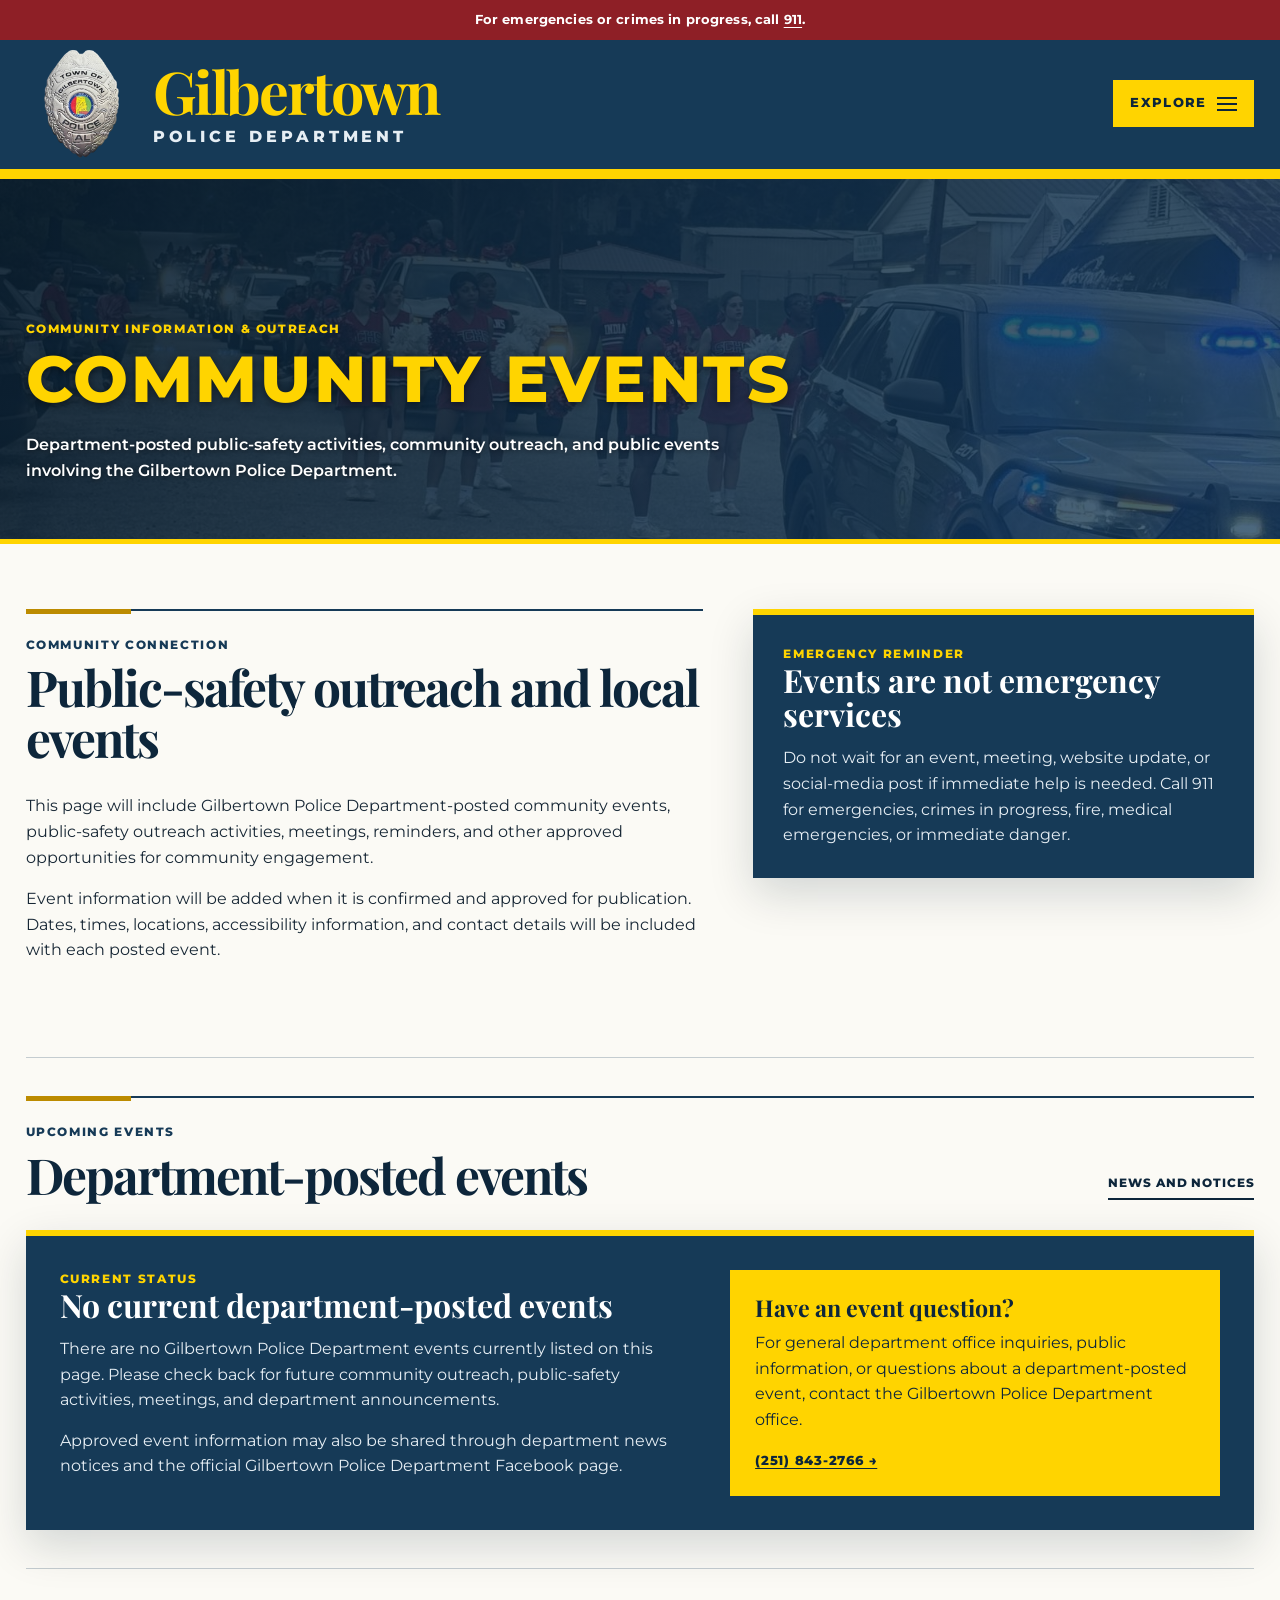
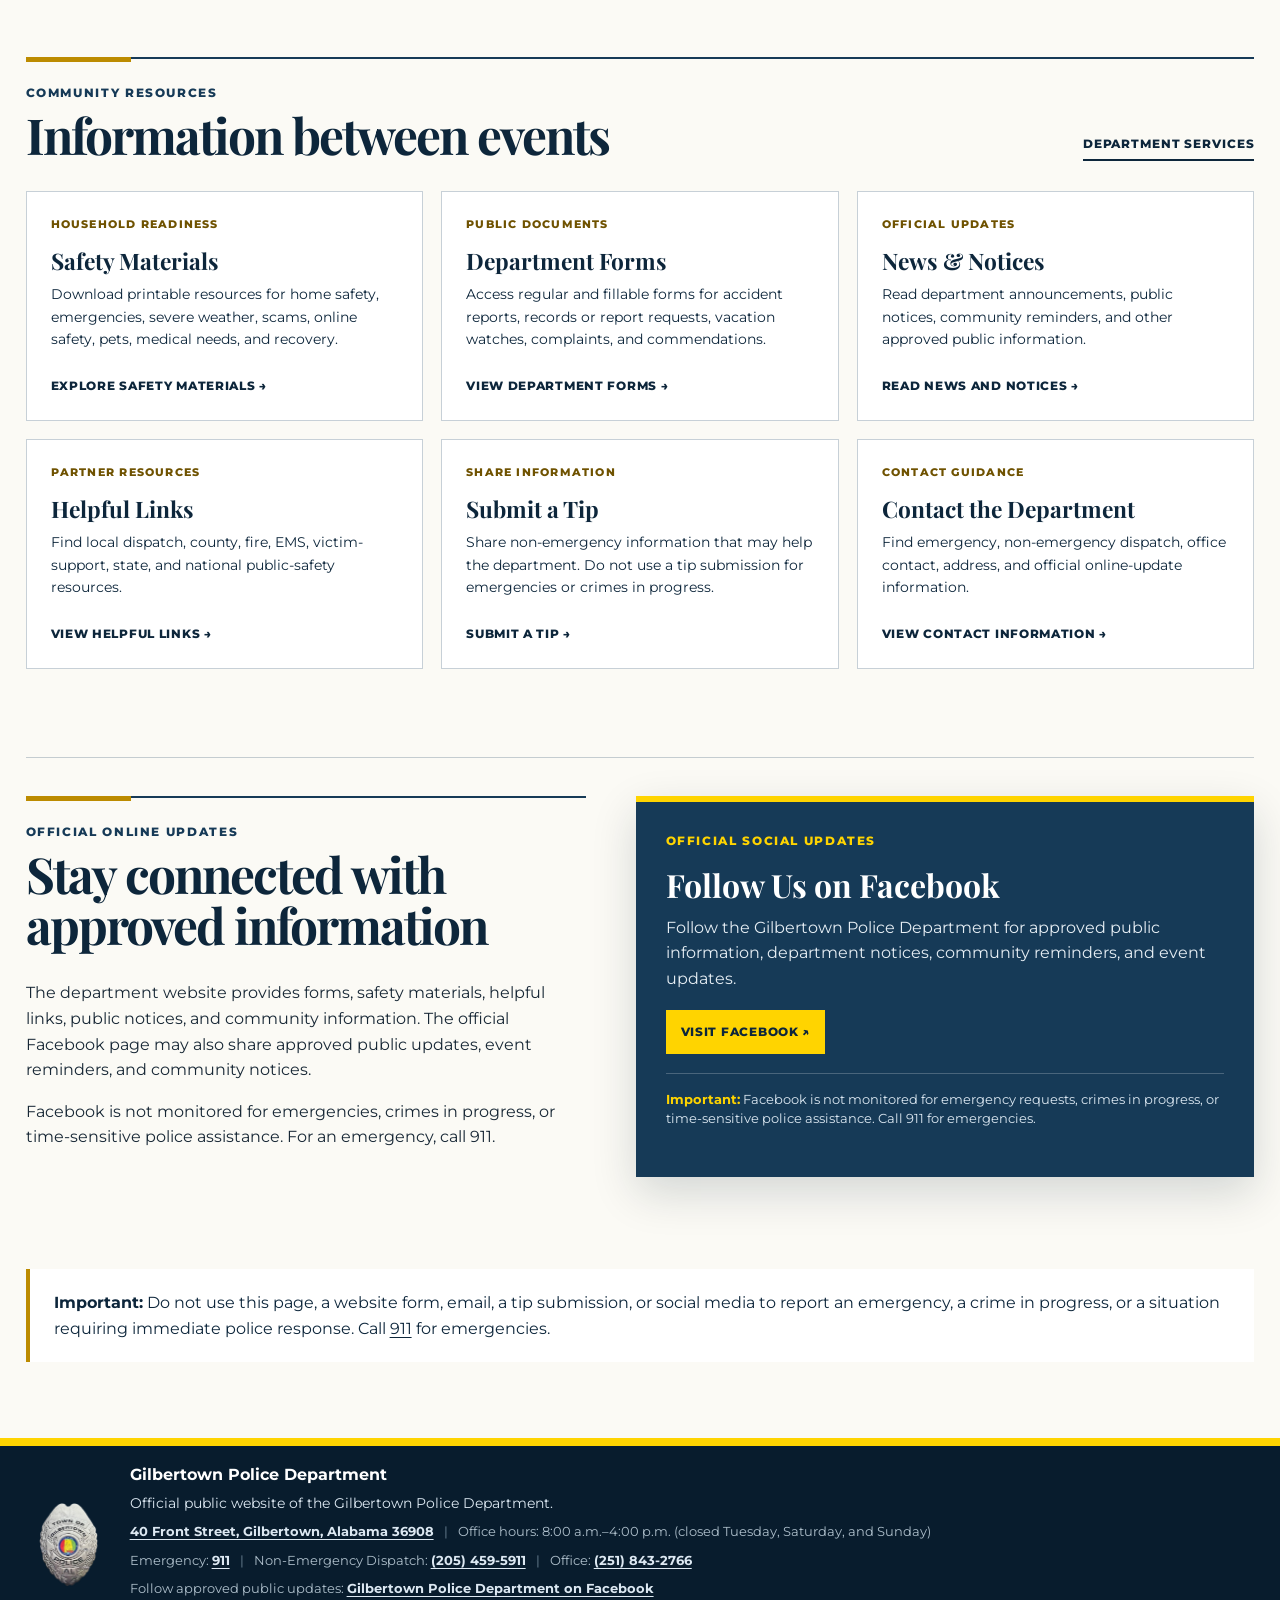
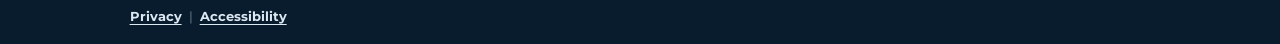
<file: events.html>
<!doctype html>
<html lang="en">
<head>
  <meta charset="utf-8">
  <meta name="viewport" content="width=device-width, initial-scale=1">
  <meta
    name="description"
    content="Gilbertown Police Department community events, public-safety outreach, and department-posted community information."
  >
  <title>Community Events | Gilbertown Police Department</title>
  <link rel="canonical" href="https://www.gilbertownpd.gov/events.html">
  <link rel="icon" href="favicon.ico" sizes="any">
  <link rel="icon" type="image/png" sizes="32x32" href="assets/images/favicon-32.png">
  <link rel="apple-touch-icon" href="assets/images/apple-touch-icon.png">
  <meta name="theme-color" content="#163a57">

  <meta property="og:type" content="website">
  <meta property="og:site_name" content="Gilbertown Police Department">
  <meta property="og:title" content="Community Events | Gilbertown Police Department">
  <meta property="og:description" content="Gilbertown Police Department community events, public-safety outreach, and department-posted community information.">
  <meta property="og:url" content="https://www.gilbertownpd.gov/events.html">
  <meta property="og:image" content="https://www.gilbertownpd.gov/assets/images/share-card.jpg">
  <meta property="og:image:width" content="1200">
  <meta property="og:image:height" content="630">
  <meta property="og:image:alt" content="Gilbertown Police Department badge with the website address gilbertownpd.gov">
  <meta name="twitter:card" content="summary_large_image">

  <link rel="preconnect" href="https://fonts.googleapis.com">
  <link rel="preconnect" href="https://fonts.gstatic.com" crossorigin>
  <link href="https://fonts.googleapis.com/css2?family=Montserrat:wght@400;500;600;700;800&family=Playfair+Display:wght@600;700&display=swap" rel="stylesheet">

  <link rel="stylesheet" href="assets/css/site.css">

  <style>
    body {
      min-width: 0;
      margin: 0;
      color: var(--ink);
      background: var(--ivory);
      font-family: "Montserrat", Arial, Helvetica, sans-serif;
      line-height: 1.6;
    }

    button, a {
      font: inherit;
    }

    .emergency-strip a {
      color: #ffffff;
      text-decoration-thickness: 1px;
      text-underline-offset: 3px;
      transition: color 0.2s ease, text-decoration-color 0.2s ease;
    }

    .page-banner {
      color: #ffffff;
      background: linear-gradient(120deg, rgba(8, 28, 45, 0.9), rgba(22, 58, 87, 0.76)), url("assets/images/carousel-community.jpeg") center / cover;
      border-bottom: 5px solid var(--yellow);
    }

    .page-banner-content {
      min-height: 360px;
      display: flex;
      flex-direction: column;
      justify-content: end;
      padding: 72px 0 55px;
    }

    .page-banner .section-kicker {
      color: var(--yellow);
    }

    .page-banner h1 {
      max-width: 880px;
      margin: 0;
      color: var(--yellow);
      font-size: clamp(2.45rem, 5.1vw, 4.35rem);
      font-weight: 800;
      line-height: 1.02;
      letter-spacing: 0.04em;
      text-shadow: 0 2px 8px rgba(0, 0, 0, 0.48);
      text-transform: uppercase;
    }

    .page-banner p:last-child {
      max-width: 760px;
      margin: 18px 0 0;
      color: #ffffff;
      font-size: 1.03rem;
      font-weight: 600;
      text-shadow: 0 1px 5px rgba(0, 0, 0, 0.55);
    }

    .events-intro {
      display: grid;
      grid-template-columns: minmax(0, 1.15fr) minmax(330px, 0.85fr);
      gap: 50px;
      align-items: start;
      margin-bottom: 78px;
    }

    .events-intro p {
      max-width: 790px;
    }

    .emergency-panel {
      padding: 30px;
      color: #ffffff;
      background: var(--navy);
      border-top: 6px solid var(--yellow);
      box-shadow: var(--shadow);
    }

    .emergency-panel .section-kicker {
      color: var(--yellow);
    }

    .emergency-panel h2 {
      margin: 0 0 15px;
      color: #ffffff;
      font-family: "Playfair Display", Georgia, serif;
      font-size: 2rem;
      line-height: 1.05;
    }

    .emergency-panel p {
      margin: 0;
      color: #e6eef4;
    }

    .events-section {
      margin-bottom: 88px;
      padding: 38px 0;
      border-top: 1px solid var(--line);
      border-bottom: 1px solid var(--line);
    }

    .empty-events-panel {
      display: grid;
      grid-template-columns: minmax(0, 1fr) minmax(330px, 0.78fr);
      gap: 42px;
      align-items: stretch;
      padding: 34px;
      color: #ffffff;
      background: var(--navy);
      border-top: 6px solid var(--yellow);
      box-shadow: var(--shadow);
    }

    .empty-events-panel .section-kicker {
      color: var(--yellow);
    }

    .empty-events-panel h3 {
      margin: 0 0 14px;
      color: #ffffff;
      font-family: "Playfair Display", Georgia, serif;
      font-size: 2rem;
      line-height: 1.05;
    }

    .empty-events-panel p {
      margin: 0;
      color: #e6eef4;
    }

    .empty-events-panel p + p {
      margin-top: 15px;
    }

    .event-contact-box {
      display: flex;
      flex-direction: column;
      justify-content: center;
      padding: 25px;
      color: var(--navy-dark);
      background: var(--yellow);
    }

    .event-contact-box h4 {
      margin: 0 0 10px;
      font-family: "Playfair Display", Georgia, serif;
      font-size: 1.45rem;
      line-height: 1.1;
    }

    .event-contact-box p {
      color: var(--navy-dark);
    }

    .event-contact-box a {
      margin-top: 18px;
      color: var(--navy-dark);
      font-size: 0.79rem;
      font-weight: 800;
      letter-spacing: 0.06em;
      text-transform: uppercase;
    }

    .event-types-section {
      margin-bottom: 88px;
    }

    .resource-grid {
      display: grid;
      grid-template-columns: repeat(3, 1fr);
      gap: 18px;
      margin-top: 25px;
    }

    .resource-card {
      min-height: 230px;
      display: flex;
      flex-direction: column;
      padding: 24px;
      color: var(--navy-dark);
      background: #ffffff;
      border: 1px solid var(--line);
      text-decoration: none;
      transition: background 0.25s ease, color 0.25s ease, transform 0.25s ease;
    }

    .resource-card:hover, .resource-card:focus {
      color: #ffffff;
      background: var(--navy);
      transform: translateY(-4px);
      outline: none;
    }

    .resource-card small {
      color: var(--gold-text);
      font-size: 0.69rem;
      font-weight: 800;
      letter-spacing: 0.11em;
      text-transform: uppercase;
    }

    .resource-card:hover small, .resource-card:focus small {
      color: var(--yellow);
    }

    .resource-card h3 {
      margin: 15px 0 10px;
      font-family: "Playfair Display", Georgia, serif;
      font-size: 1.42rem;
      line-height: 1.1;
    }

    .resource-card p {
      margin: 0;
      color: inherit;
      font-size: 0.9rem;
      line-height: 1.55;
    }

    .resource-card span {
      margin-top: auto;
      padding-top: 17px;
      font-size: 0.73rem;
      font-weight: 800;
      letter-spacing: 0.06em;
      text-transform: uppercase;
    }

    .updates-section {
      display: grid;
      grid-template-columns: minmax(0, 0.95fr) minmax(340px, 1.05fr);
      gap: 50px;
      align-items: start;
      margin-bottom: 54px;
      padding: 38px 0;
      border-top: 1px solid var(--line);
    }

    .updates-section p {
      max-width: 740px;
    }

    .updates-panel {
      padding: 30px;
      color: #ffffff;
      background: var(--navy);
      border-top: 6px solid var(--yellow);
      box-shadow: var(--shadow);
    }

    .updates-panel .section-kicker {
      color: var(--yellow);
    }

    .updates-panel h2 {
      margin: 0 0 13px;
      color: #ffffff;
      font-family: "Playfair Display", Georgia, serif;
      font-size: 2rem;
      line-height: 1.05;
    }

    .updates-panel p {
      margin: 0 0 18px;
      color: #e6eef4;
    }

    .facebook-button {
      display: inline-flex;
      align-items: center;
      justify-content: center;
      min-height: 44px;
      padding: 11px 15px;
      color: var(--navy-dark);
      background: var(--yellow);
      text-decoration: none;
      font-size: 0.76rem;
      font-weight: 800;
      letter-spacing: 0.06em;
      text-transform: uppercase;
      transition: background 0.2s ease, color 0.2s ease, transform 0.2s ease;
    }

    .facebook-button:hover, .facebook-button:focus {
      color: #ffffff;
      background: #315a7d;
      transform: translateY(-2px);
      outline: none;
    }

    .social-note {
      margin-top: 19px !important;
      padding-top: 16px;
      color: #dce8f2 !important;
      border-top: 1px solid rgba(255, 255, 255, 0.22);
      font-size: 0.82rem;
      line-height: 1.5;
    }

    .social-note strong {
      color: var(--yellow);
    }

    .contact-note {
      margin-top: 28px;
      padding: 21px 24px;
      color: var(--navy-dark);
      background: #ffffff;
      border-left: 4px solid var(--yellow-dark);
    }

    .contact-note p {
      margin: 0;
    }

    main a:not(.resource-card):not(.section-link):not(.facebook-button) {
      position: relative;
      text-decoration-thickness: 1px;
      text-underline-offset: 3px;
      transition: color 0.2s ease, text-decoration-color 0.2s ease, opacity 0.2s ease;
    }

    main a:not(.resource-card):not(.section-link):not(.facebook-button):hover,
    main a:not(.resource-card):not(.section-link):not(.facebook-button):focus {
      color: var(--gold-text);
      text-decoration-color: currentColor;
      outline: none;
    }

    .updates-panel a:hover, .updates-panel a:focus {
      color: #ffffff;
      text-decoration-color: var(--yellow);
    }

    @media (max-width: 900px) {
      .wrap {
        width: min(1440px, 94%);
      }

      .menu-grid {
        grid-template-columns: repeat(2, 1fr);
      }

      .events-intro, .empty-events-panel, .updates-section {
        grid-template-columns: 1fr;
        gap: 42px;
      }

      .resource-grid {
        grid-template-columns: repeat(2, 1fr);
      }
    }

    @media (max-width: 560px) {
      body {
        background: var(--ivory);
      }

      .wrap {
        width: min(1440px, 92%);
      }

      .page-banner-content {
        min-height: 315px;
        padding: 55px 0 42px;
      }

      .page-banner h1 {
        font-size: clamp(2rem, 10vw, 3rem);
      }

      .events-intro, .events-section, .event-types-section {
        margin-bottom: 58px;
      }

      .empty-events-panel, .event-contact-box, .updates-panel {
        padding: 23px;
      }

      .resource-grid {
        grid-template-columns: 1fr;
      }
    }
  </style>
</head>

<body>
  <div class="emergency-strip">
    For emergencies or crimes in progress, call <a href="tel:911">911</a>.
  </div>

  <header class="site-header">
    <div class="wrap">
      <div class="masthead">
        <a class="brand" href="index.html" aria-label="Gilbertown Police Department home">
          <img class="brand-badge" src="assets/images/badge.png" alt="Gilbertown Police Department badge">

          <span class="brand-text">
            <span class="brand-town">Gilbertown</span>
            <span class="brand-department">Police Department</span>
          </span>
        </a>

        <button
          class="explore-button"
          id="explore-button"
          type="button"
          aria-expanded="false"
          aria-controls="site-menu"
        >
          Explore
          <span class="menu-icon" aria-hidden="true">
            <span></span>
            <span></span>
            <span></span>
          </span>
        </button>
      </div>
    </div>

    <nav class="site-menu" id="site-menu" aria-label="Primary navigation">
      <div class="wrap menu-grid">
        <a href="index.html">Home</a>
        <a href="about.html">About</a>
        <a href="services.html">Services</a>
        <a href="forms.html">Forms</a>
        <a href="news.html">News &amp; Notices</a>
        <a href="events.html" aria-current="page">Community Events</a>
        <a href="links.html">Helpful Links</a>
        <a href="safety-materials.html">Safety Materials</a>
        <a href="tips.html">Submit a Tip</a>
        <a href="contact.html">Contact</a>
      </div>
    </nav>
  </header>

  <section class="page-banner" aria-labelledby="page-title">
    <div class="wrap page-banner-content">
      <p class="section-kicker">Community Information &amp; Outreach</p>
      <h1 id="page-title">Community Events</h1>
      <p>
        Department-posted public-safety activities, community outreach, and
        public events involving the Gilbertown Police Department.
      </p>
    </div>
  </section>

  <main class="wrap">
    <section class="events-intro" aria-labelledby="events-intro-heading">
      <div>
        <div class="section-rule">
          <p class="section-kicker">Community Connection</p>
          <h2 class="section-title" id="events-intro-heading">
            Public-safety outreach and local events
          </h2>
        </div>

        <p>
          This page will include Gilbertown Police Department-posted community
          events, public-safety outreach activities, meetings, reminders, and
          other approved opportunities for community engagement.
        </p>

        <p>
          Event information will be added when it is confirmed and approved for
          publication. Dates, times, locations, accessibility information, and
          contact details will be included with each posted event.
        </p>
      </div>

      <aside class="emergency-panel">
        <p class="section-kicker">Emergency Reminder</p>
        <h2>Events are not emergency services</h2>
        <p>
          Do not wait for an event, meeting, website update, or social-media
          post if immediate help is needed. Call 911 for emergencies, crimes in
          progress, fire, medical emergencies, or immediate danger.
        </p>
      </aside>
    </section>

    <section class="events-section" aria-labelledby="upcoming-events-heading">
      <div class="section-rule">
        <div class="section-heading">
          <div>
            <p class="section-kicker">Upcoming Events</p>
            <h2 class="section-title" id="upcoming-events-heading">
              Department-posted events
            </h2>
          </div>

          <a class="section-link" href="news.html">News and notices</a>
        </div>
      </div>

      <div class="empty-events-panel">
        <div>
          <p class="section-kicker">Current Status</p>
          <h3>No current department-posted events</h3>
          <p>
            There are no Gilbertown Police Department events currently listed
            on this page. Please check back for future community outreach,
            public-safety activities, meetings, and department announcements.
          </p>
          <p>
            Approved event information may also be shared through department
            news notices and the official Gilbertown Police Department Facebook
            page.
          </p>
        </div>

        <aside class="event-contact-box">
          <h4>Have an event question?</h4>
          <p>
            For general department office inquiries, public information, or
            questions about a department-posted event, contact the Gilbertown
            Police Department office.
          </p>
          <a href="tel:+12518432766">(251) 843-2766 &#8594;</a>
        </aside>
      </div>
    </section>

    <section class="event-types-section" aria-labelledby="event-types-heading">
      <div class="section-rule">
        <div class="section-heading">
          <div>
            <p class="section-kicker">Community Resources</p>
            <h2 class="section-title" id="event-types-heading">
              Information between events
            </h2>
          </div>

          <a class="section-link" href="services.html">Department services</a>
        </div>
      </div>

      <div class="resource-grid">
        <a class="resource-card" href="safety-materials.html">
          <small>Household Readiness</small>
          <h3>Safety Materials</h3>
          <p>
            Download printable resources for home safety, emergencies, severe
            weather, scams, online safety, pets, medical needs, and recovery.
          </p>
          <span>Explore safety materials &#8594;</span>
        </a>

        <a class="resource-card" href="forms.html">
          <small>Public Documents</small>
          <h3>Department Forms</h3>
          <p>
            Access regular and fillable forms for accident reports, records or
            report requests, vacation watches, complaints, and commendations.
          </p>
          <span>View department forms &#8594;</span>
        </a>

        <a class="resource-card" href="news.html">
          <small>Official Updates</small>
          <h3>News &amp; Notices</h3>
          <p>
            Read department announcements, public notices, community reminders,
            and other approved public information.
          </p>
          <span>Read news and notices &#8594;</span>
        </a>

        <a class="resource-card" href="links.html">
          <small>Partner Resources</small>
          <h3>Helpful Links</h3>
          <p>
            Find local dispatch, county, fire, EMS, victim-support, state, and
            national public-safety resources.
          </p>
          <span>View helpful links &#8594;</span>
        </a>

        <a class="resource-card" href="tips.html">
          <small>Share Information</small>
          <h3>Submit a Tip</h3>
          <p>
            Share non-emergency information that may help the department. Do
            not use a tip submission for emergencies or crimes in progress.
          </p>
          <span>Submit a tip &#8594;</span>
        </a>

        <a class="resource-card" href="contact.html">
          <small>Contact Guidance</small>
          <h3>Contact the Department</h3>
          <p>
            Find emergency, non-emergency dispatch, office contact, address,
            and official online-update information.
          </p>
          <span>View contact information &#8594;</span>
        </a>
      </div>
    </section>

    <section class="updates-section" aria-labelledby="updates-heading">
      <div>
        <div class="section-rule">
          <p class="section-kicker">Official Online Updates</p>
          <h2 class="section-title" id="updates-heading">
            Stay connected with approved information
          </h2>
        </div>

        <p>
          The department website provides forms, safety materials, helpful
          links, public notices, and community information. The official
          Facebook page may also share approved public updates, event reminders,
          and community notices.
        </p>

        <p>
          Facebook is not monitored for emergencies, crimes in progress, or
          time-sensitive police assistance. For an emergency, call 911.
        </p>
      </div>

      <aside class="updates-panel">
        <p class="section-kicker">Official Social Updates</p>
        <h2>Follow Us on Facebook</h2>
        <p>
          Follow the Gilbertown Police Department for approved public
          information, department notices, community reminders, and event
          updates.
        </p>

        <a
          class="facebook-button"
          href="https://www.facebook.com/profile.php?id=61558416355452"
          target="_blank"
          rel="noopener noreferrer"
        >
          Visit Facebook &#8599;
        </a>

        <p class="social-note">
          <strong>Important:</strong> Facebook is not monitored for emergency
          requests, crimes in progress, or time-sensitive police assistance.
          Call 911 for emergencies.
        </p>
      </aside>
    </section>

    <section class="contact-note">
      <p>
        <strong>Important:</strong> Do not use this page, a website form, email,
        a tip submission, or social media to report an emergency, a crime in
        progress, or a situation requiring immediate police response. Call
        <a href="tel:911">911</a> for emergencies.
      </p>
    </section>
  </main>

  <nav class="call-bar" aria-label="Call the department">
    <a href="tel:+12518432766" aria-label="Call the department office at (251) 843-2766"><span>Call Office</span>(251) 843-2766</a>
    <a href="tel:+12054595911" aria-label="Call Choctaw County non-emergency dispatch at (205) 459-5911"><span>Non-Emergency</span>(205) 459-5911</a>
  </nav>

  <footer>
    <div class="wrap footer-content">
      <img class="footer-badge" src="assets/images/badge.png" alt="Gilbertown Police Department badge">

      <div>
        <p><strong>Gilbertown Police Department</strong></p>
        <p class="small">Official public website of the Gilbertown Police Department.</p>
        <p class="footer-contacts">
          <a href="https://maps.google.com/?q=40+Front+Street,+Gilbertown,+AL+36908" target="_blank" rel="noopener noreferrer">40 Front Street, Gilbertown, Alabama 36908</a>
          <span class="sep" aria-hidden="true">|</span>
          Office hours: 8:00 a.m.–4:00 p.m. (closed Tuesday, Saturday, and Sunday)
        </p>
        <p class="footer-contacts">
          Emergency: <a href="tel:911">911</a>
          <span class="sep" aria-hidden="true">|</span>
          Non-Emergency Dispatch:
          <a href="tel:+12054595911">(205) 459-5911</a>
          <span class="sep" aria-hidden="true">|</span>
          Office:
          <a href="tel:+12518432766">(251) 843-2766</a>
        </p>
        <p class="footer-contacts">
          Follow approved public updates:
          <a
            href="https://www.facebook.com/profile.php?id=61558416355452"
            target="_blank"
            rel="noopener noreferrer"
          >
            Gilbertown Police Department on Facebook
          </a>
        </p>
        <p class="footer-contacts footer-legal">
          <a href="privacy.html">Privacy</a><span class="sep" aria-hidden="true">|</span><a href="accessibility.html">Accessibility</a>
        </p>
      </div>
    </div>
  </footer>

  <script src="assets/js/site.js"></script>
</body>
</html>
</file>
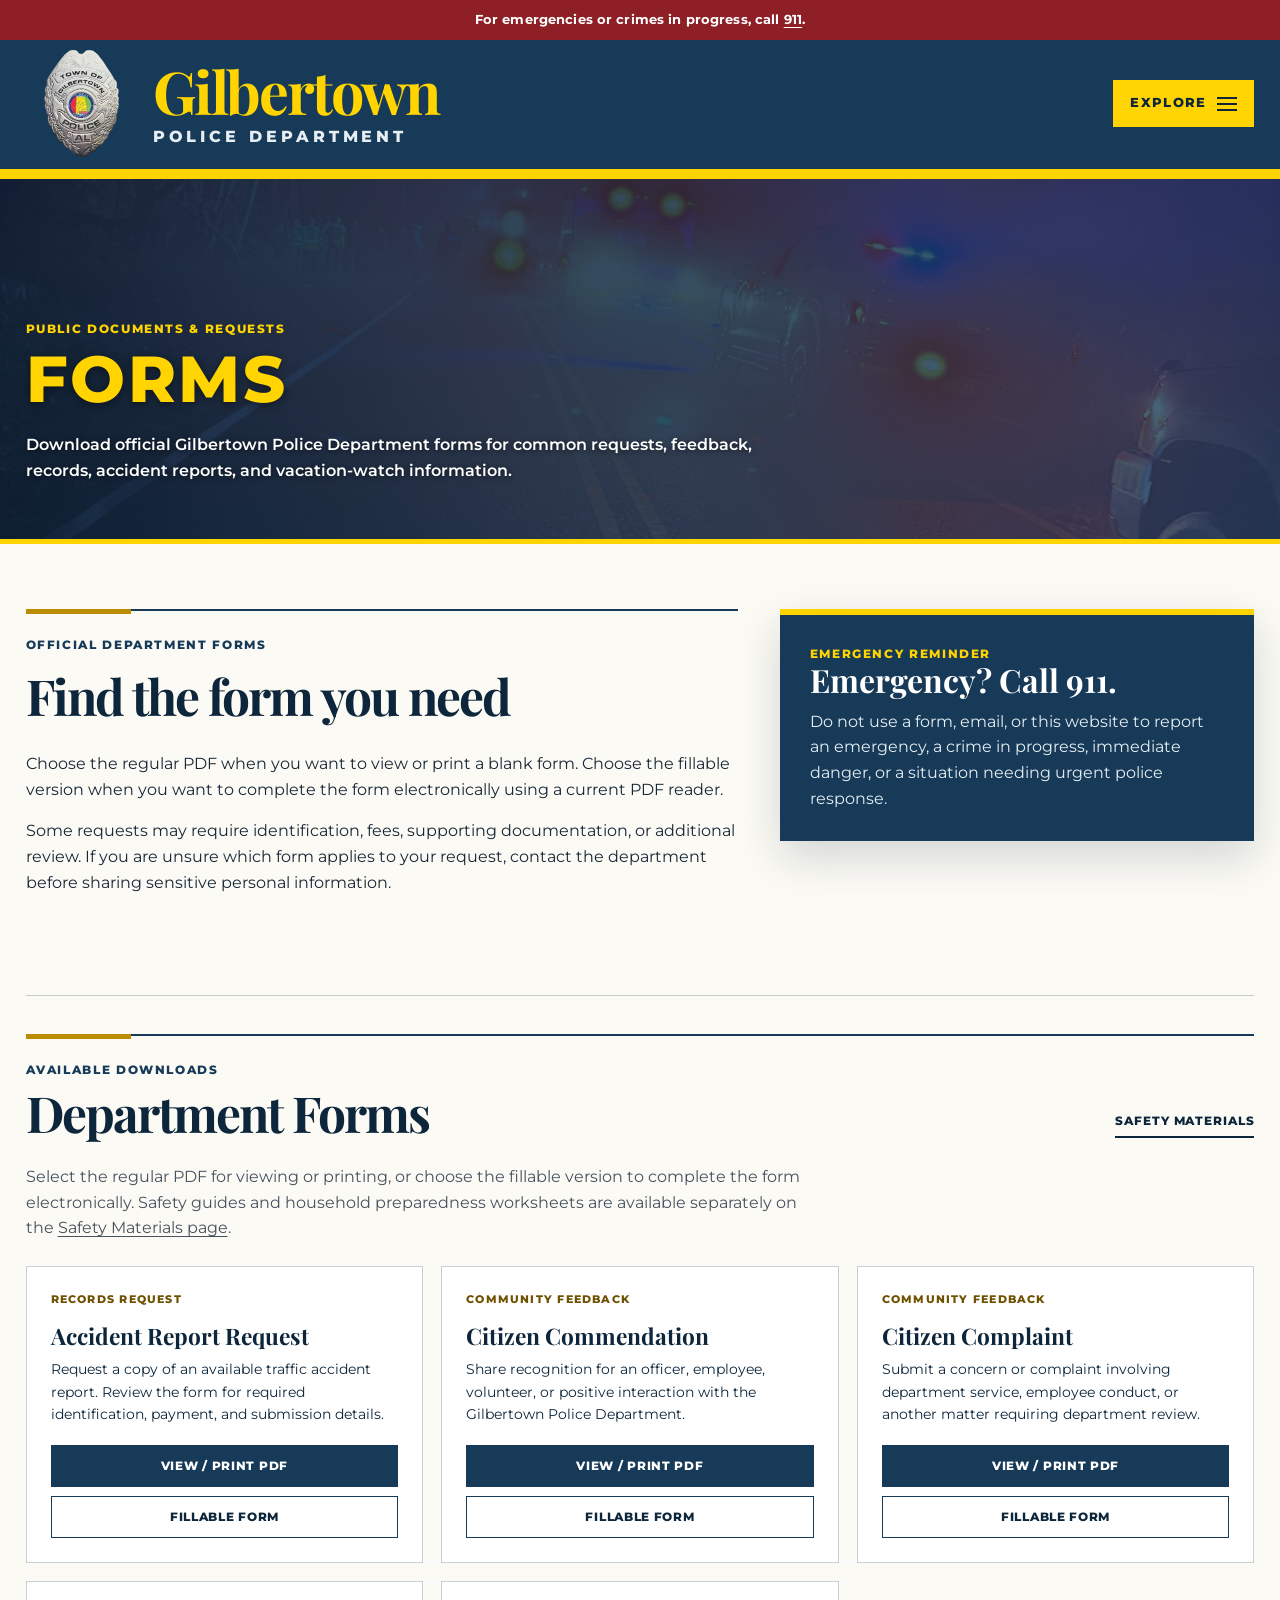
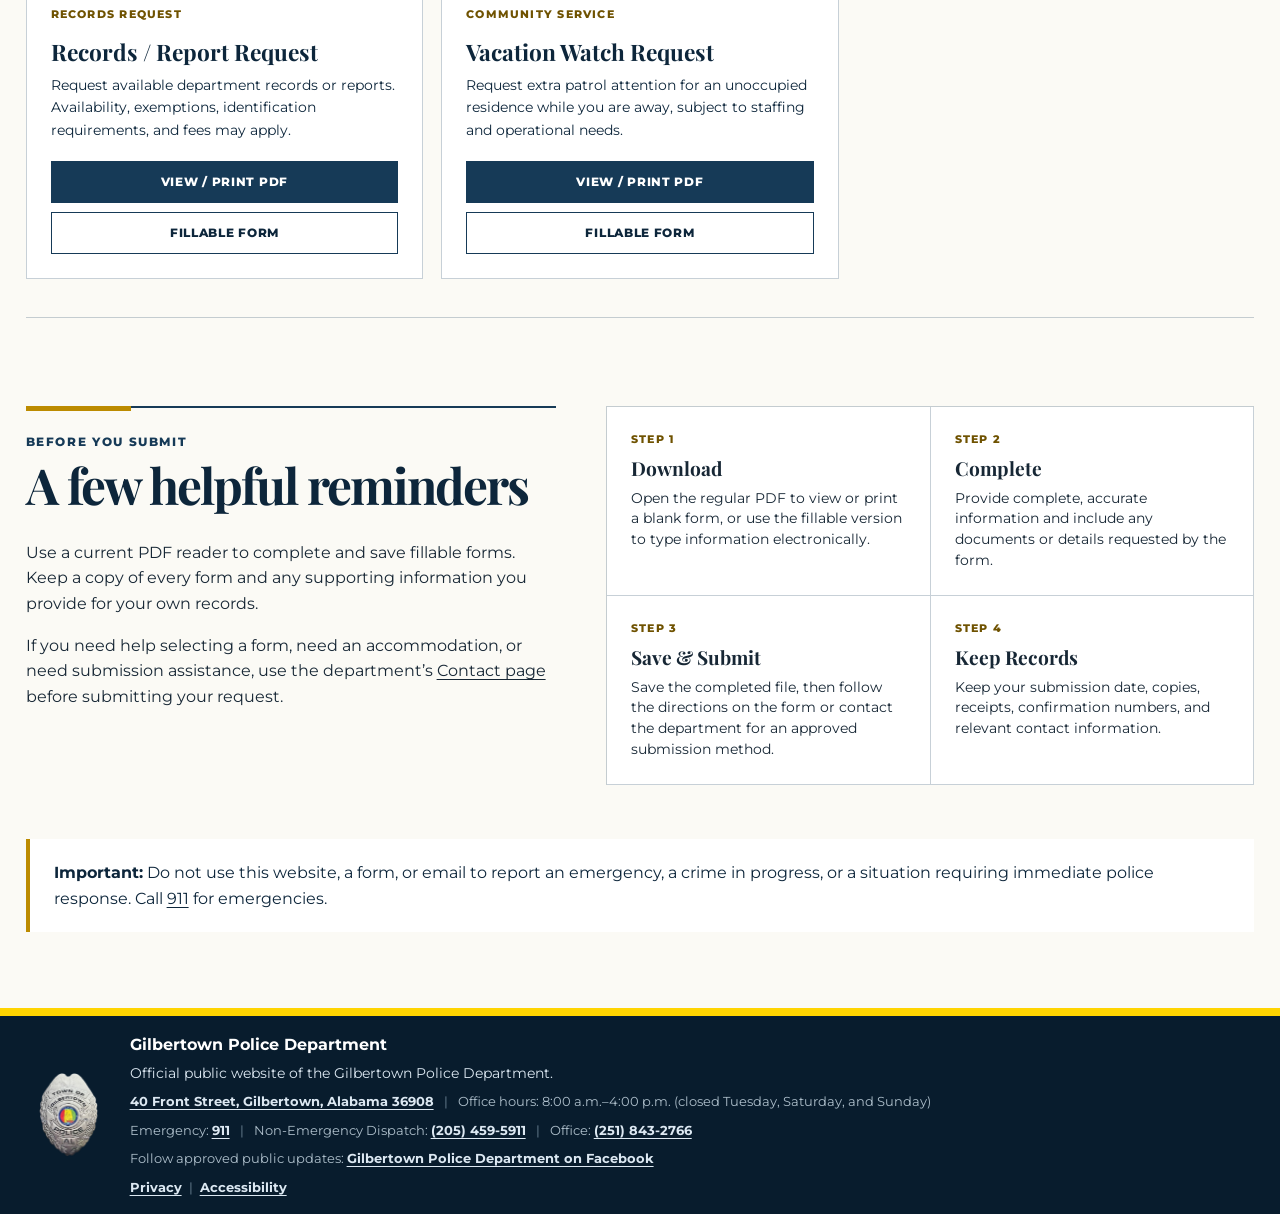
<file: forms.html>
<!doctype html>
<html lang="en">
<head>
  <meta charset="utf-8">
  <meta name="viewport" content="width=device-width, initial-scale=1">
  <meta
    name="description"
    content="Official downloadable and fillable public forms from the Gilbertown Police Department."
  >
  <title>Forms | Gilbertown Police Department</title>
  <link rel="canonical" href="https://www.gilbertownpd.gov/forms.html">
  <link rel="icon" href="favicon.ico" sizes="any">
  <link rel="icon" type="image/png" sizes="32x32" href="assets/images/favicon-32.png">
  <link rel="apple-touch-icon" href="assets/images/apple-touch-icon.png">
  <meta name="theme-color" content="#163a57">

  <meta property="og:type" content="website">
  <meta property="og:site_name" content="Gilbertown Police Department">
  <meta property="og:title" content="Forms | Gilbertown Police Department">
  <meta property="og:description" content="Official downloadable and fillable public forms from the Gilbertown Police Department.">
  <meta property="og:url" content="https://www.gilbertownpd.gov/forms.html">
  <meta property="og:image" content="https://www.gilbertownpd.gov/assets/images/share-card.jpg">
  <meta property="og:image:width" content="1200">
  <meta property="og:image:height" content="630">
  <meta property="og:image:alt" content="Gilbertown Police Department badge with the website address gilbertownpd.gov">
  <meta name="twitter:card" content="summary_large_image">

  <link rel="preconnect" href="https://fonts.googleapis.com">
  <link rel="preconnect" href="https://fonts.gstatic.com" crossorigin>
  <link href="https://fonts.googleapis.com/css2?family=Montserrat:wght@400;500;600;700;800&family=Playfair+Display:wght@600;700&display=swap" rel="stylesheet">

  <link rel="stylesheet" href="assets/css/site.css">

  <style>
    body {
      min-width: 0;
      margin: 0;
      color: var(--ink);
      background: var(--ivory);
      font-family: "Montserrat", Arial, Helvetica, sans-serif;
      line-height: 1.6;
    }

    button, a {
      font: inherit;
    }

    .emergency-strip a {
      color: #ffffff;
      text-decoration-thickness: 1px;
      text-underline-offset: 3px;
    }

    .page-banner {
      color: #ffffff;
      background: linear-gradient(120deg, rgba(8, 28, 45, 0.9), rgba(22, 58, 87, 0.76)), url("assets/images/carousel-services.jpeg") center / cover;
      border-bottom: 5px solid var(--yellow);
    }

    .page-banner-content {
      min-height: 360px;
      display: flex;
      flex-direction: column;
      justify-content: end;
      padding: 72px 0 55px;
    }

    .page-banner .section-kicker {
      color: var(--yellow);
    }

    .page-banner h1 {
      max-width: 880px;
      margin: 0;
      color: var(--yellow);
      font-size: clamp(2.45rem, 5.1vw, 4.35rem);
      font-weight: 800;
      line-height: 1.02;
      letter-spacing: 0.04em;
      text-shadow: 0 2px 8px rgba(0, 0, 0, 0.48);
      text-transform: uppercase;
    }

    .page-banner p:last-child {
      max-width: 760px;
      margin: 18px 0 0;
      color: #ffffff;
      font-size: 1.03rem;
      font-weight: 600;
      text-shadow: 0 1px 5px rgba(0, 0, 0, 0.55);
    }

    .page-intro {
      display: grid;
      grid-template-columns: minmax(0, 1.2fr) minmax(310px, 0.8fr);
      gap: 42px;
      margin-bottom: 84px;
    }

    .page-intro-copy p {
      max-width: 800px;
      margin: 0 0 16px;
    }

    .emergency-panel {
      padding: 30px;
      color: #ffffff;
      background: var(--navy);
      border-top: 6px solid var(--yellow);
      box-shadow: var(--shadow);
    }

    .emergency-panel .section-kicker {
      color: var(--yellow);
    }

    .emergency-panel h2 {
      margin: 0 0 12px;
      color: #ffffff;
      font-family: "Playfair Display", Georgia, serif;
      font-size: 2rem;
      line-height: 1.05;
    }

    .emergency-panel p {
      margin: 0;
      color: #e6eef4;
    }

    .forms-section {
      margin-bottom: 88px;
      padding: 38px 0;
      border-top: 1px solid var(--line);
      border-bottom: 1px solid var(--line);
    }

    .forms-intro {
      max-width: 780px;
      margin: -4px 0 25px;
      color: var(--muted);
    }

    .resource-grid {
      display: grid;
      grid-template-columns: repeat(3, 1fr);
      gap: 18px;
      margin-top: 25px;
    }

    .resource-card {
      min-height: 295px;
      display: flex;
      flex-direction: column;
      padding: 24px;
      color: var(--navy-dark);
      background: #ffffff;
      border: 1px solid var(--line);
      transition: background 0.25s ease, color 0.25s ease, transform 0.25s ease;
    }

    .form-card:hover, .form-card:focus-within {
      color: var(--navy-dark);
      background: #ffffff;
      transform: translateY(-4px);
    }

    .resource-card small {
      color: var(--gold-text);
      font-size: 0.69rem;
      font-weight: 800;
      letter-spacing: 0.11em;
      text-transform: uppercase;
    }

    .resource-card h3 {
      margin: 15px 0 10px;
      font-family: "Playfair Display", Georgia, serif;
      font-size: 1.42rem;
      line-height: 1.1;
    }

    .resource-card p {
      margin: 0;
      color: inherit;
      font-size: 0.9rem;
      line-height: 1.55;
    }

    .form-card-actions {
      display: grid;
      grid-template-columns: 1fr;
      gap: 9px;
      margin-top: auto;
      padding-top: 20px;
    }

    .form-button {
      display: flex;
      align-items: center;
      justify-content: center;
      min-height: 42px;
      padding: 10px 14px;
      border: 1px solid var(--navy);
      text-decoration: none;
      font-size: 0.73rem;
      font-weight: 800;
      letter-spacing: 0.06em;
      text-transform: uppercase;
      transition: color 0.2s ease, background 0.2s ease, border-color 0.2s ease, transform 0.2s ease;
    }

    .form-button-primary {
      color: #ffffff;
      background: var(--navy);
      border-color: var(--navy);
    }

    .form-button-primary:hover, .form-button-primary:focus {
      color: var(--navy-dark);
      background: var(--yellow);
      border-color: var(--yellow);
      transform: translateY(-2px);
      outline: none;
    }

    .form-button-secondary {
      color: var(--navy-dark);
      background: transparent;
      border-color: var(--navy);
    }

    .form-button-secondary:hover, .form-button-secondary:focus {
      color: #ffffff;
      background: var(--navy);
      border-color: var(--navy);
      transform: translateY(-2px);
      outline: none;
    }

    .help-section {
      display: grid;
      grid-template-columns: minmax(0, 0.9fr) minmax(340px, 1.1fr);
      gap: 50px;
      align-items: start;
      margin-bottom: 54px;
    }

    .help-section-copy p {
      max-width: 700px;
    }

    .form-help-grid {
      display: grid;
      grid-template-columns: repeat(2, 1fr);
      border-top: 1px solid var(--line);
      border-left: 1px solid var(--line);
    }

    .form-help-item {
      min-height: 156px;
      padding: 24px;
      border-right: 1px solid var(--line);
      border-bottom: 1px solid var(--line);
      background: #ffffff;
      transition: color 0.25s ease, background 0.25s ease;
    }

    .form-help-item:hover {
      color: #ffffff;
      background: var(--navy);
    }

    .form-help-item small {
      display: block;
      margin-bottom: 10px;
      color: var(--gold-text);
      font-size: 0.68rem;
      font-weight: 800;
      letter-spacing: 0.11em;
      text-transform: uppercase;
    }

    .form-help-item:hover small {
      color: var(--yellow);
    }

    .form-help-item h3 {
      margin: 0 0 8px;
      font-family: "Playfair Display", Georgia, serif;
      font-size: 1.2rem;
      line-height: 1.1;
    }

    .form-help-item p {
      margin: 0;
      font-size: 0.87rem;
      line-height: 1.5;
    }

    .contact-note {
      margin-top: 28px;
      padding: 21px 24px;
      color: var(--navy-dark);
      background: #ffffff;
      border-left: 4px solid var(--yellow-dark);
    }

    .contact-note p {
      margin: 0;
    }

    main a:not(.section-link):not(.form-button) {
      position: relative;
      text-decoration-thickness: 1px;
      text-underline-offset: 3px;
      transition: color 0.2s ease, text-decoration-color 0.2s ease, opacity 0.2s ease;
    }

    main a:not(.section-link):not(.form-button):hover,
    main a:not(.section-link):not(.form-button):focus {
      color: var(--gold-text);
      text-decoration-color: currentColor;
      outline: none;
    }

    @media (max-width: 900px) {
      .wrap {
        width: min(1440px, 94%);
      }

      .menu-grid {
        grid-template-columns: repeat(2, 1fr);
      }

      .page-intro, .help-section {
        grid-template-columns: 1fr;
        gap: 42px;
      }

      .resource-grid {
        grid-template-columns: repeat(2, 1fr);
      }
    }

    @media (max-width: 560px) {
      body {
        background: var(--ivory);
      }

      .wrap {
        width: min(1440px, 92%);
      }

      .page-banner-content {
        min-height: 315px;
        padding: 55px 0 42px;
      }

      .page-banner h1 {
        font-size: clamp(2rem, 10vw, 3rem);
      }

      .page-intro, .forms-section {
        margin-bottom: 58px;
      }

      .resource-grid, .form-help-grid {
        grid-template-columns: 1fr;
      }

      .form-help-grid {
        border-right: 1px solid var(--line);
      }
    }
  </style>
</head>

<body>
  <div class="emergency-strip">
    For emergencies or crimes in progress, call <a href="tel:911">911</a>.
  </div>

  <header class="site-header">
    <div class="wrap">
      <div class="masthead">
        <a class="brand" href="index.html" aria-label="Gilbertown Police Department home">
          <img class="brand-badge" src="assets/images/badge.png" alt="Gilbertown Police Department badge">

          <span class="brand-text">
            <span class="brand-town">Gilbertown</span>
            <span class="brand-department">Police Department</span>
          </span>
        </a>

        <button
          class="explore-button"
          id="explore-button"
          type="button"
          aria-expanded="false"
          aria-controls="site-menu"
        >
          Explore
          <span class="menu-icon" aria-hidden="true">
            <span></span>
            <span></span>
            <span></span>
          </span>
        </button>
      </div>
    </div>

    <nav class="site-menu" id="site-menu" aria-label="Primary navigation">
      <div class="wrap menu-grid">
        <a href="index.html">Home</a>
        <a href="about.html">About</a>
        <a href="services.html">Services</a>
        <a href="forms.html" aria-current="page">Forms</a>
        <a href="news.html">News &amp; Notices</a>
        <a href="events.html">Community Events</a>
        <a href="links.html">Helpful Links</a>
        <a href="safety-materials.html">Safety Materials</a>
        <a href="tips.html">Submit a Tip</a>
        <a href="contact.html">Contact</a>
      </div>
    </nav>
  </header>

  <section class="page-banner" aria-labelledby="page-title">
    <div class="wrap page-banner-content">
      <p class="section-kicker">Public Documents &amp; Requests</p>
      <h1 id="page-title">Forms</h1>
      <p>
        Download official Gilbertown Police Department forms for common
        requests, feedback, records, accident reports, and vacation-watch
        information.
      </p>
    </div>
  </section>

  <main class="wrap">
    <section class="page-intro" aria-labelledby="forms-intro-heading">
      <div class="page-intro-copy">
        <div class="section-rule">
          <p class="section-kicker">Official Department Forms</p>
          <h2 class="section-title" id="forms-intro-heading">
            Find the form you need
          </h2>
        </div>

        <p>
          Choose the regular PDF when you want to view or print a blank form.
          Choose the fillable version when you want to complete the form
          electronically using a current PDF reader.
        </p>

        <p>
          Some requests may require identification, fees, supporting
          documentation, or additional review. If you are unsure which form
          applies to your request, contact the department before sharing
          sensitive personal information.
        </p>
      </div>

      <aside class="emergency-panel">
        <p class="section-kicker">Emergency Reminder</p>
        <h2>Emergency? Call 911.</h2>
        <p>
          Do not use a form, email, or this website to report an emergency, a
          crime in progress, immediate danger, or a situation needing urgent
          police response.
        </p>
      </aside>
    </section>

    <section class="forms-section" aria-labelledby="available-forms-heading">
      <div class="section-rule">
        <div class="section-heading">
          <div>
            <p class="section-kicker">Available Downloads</p>
            <h2 class="section-title" id="available-forms-heading">
              Department Forms
            </h2>
          </div>

          <a class="section-link" href="safety-materials.html">Safety materials</a>
        </div>
      </div>

      <p class="forms-intro">
        Select the regular PDF for viewing or printing, or choose the fillable
        version to complete the form electronically. Safety guides and
        household preparedness worksheets are available separately on the
        <a href="safety-materials.html">Safety Materials page</a>.
      </p>

      <div class="resource-grid">
        <article class="resource-card form-card">
          <small>Records Request</small>
          <h3>Accident Report Request</h3>
          <p>
            Request a copy of an available traffic accident report. Review the
            form for required identification, payment, and submission details.
          </p>

          <div class="form-card-actions">
            <a
              class="form-button form-button-primary"
              href="assets/forms/accident-report-request-form.pdf"
              target="_blank"
              rel="noopener noreferrer"
            >
              View / Print PDF
            </a>

            <a
              class="form-button form-button-secondary"
              href="assets/forms/accident-report-request-form-fillable.pdf"
              target="_blank"
              rel="noopener noreferrer"
            >
              Fillable Form
            </a>
          </div>
        </article>

        <article class="resource-card form-card">
          <small>Community Feedback</small>
          <h3>Citizen Commendation</h3>
          <p>
            Share recognition for an officer, employee, volunteer, or positive
            interaction with the Gilbertown Police Department.
          </p>

          <div class="form-card-actions">
            <a
              class="form-button form-button-primary"
              href="assets/forms/commendation-form.pdf"
              target="_blank"
              rel="noopener noreferrer"
            >
              View / Print PDF
            </a>

            <a
              class="form-button form-button-secondary"
              href="assets/forms/commendation-form-fillable.pdf"
              target="_blank"
              rel="noopener noreferrer"
            >
              Fillable Form
            </a>
          </div>
        </article>

        <article class="resource-card form-card">
          <small>Community Feedback</small>
          <h3>Citizen Complaint</h3>
          <p>
            Submit a concern or complaint involving department service,
            employee conduct, or another matter requiring department review.
          </p>

          <div class="form-card-actions">
            <a
              class="form-button form-button-primary"
              href="assets/forms/complaint-form.pdf"
              target="_blank"
              rel="noopener noreferrer"
            >
              View / Print PDF
            </a>

            <a
              class="form-button form-button-secondary"
              href="assets/forms/complaint-form-fillable.pdf"
              target="_blank"
              rel="noopener noreferrer"
            >
              Fillable Form
            </a>
          </div>
        </article>

        <article class="resource-card form-card">
          <small>Records Request</small>
          <h3>Records / Report Request</h3>
          <p>
            Request available department records or reports. Availability,
            exemptions, identification requirements, and fees may apply.
          </p>

          <div class="form-card-actions">
            <a
              class="form-button form-button-primary"
              href="assets/forms/public-records-request-form.pdf"
              target="_blank"
              rel="noopener noreferrer"
            >
              View / Print PDF
            </a>

            <a
              class="form-button form-button-secondary"
              href="assets/forms/public-records-request-form-fillable.pdf"
              target="_blank"
              rel="noopener noreferrer"
            >
              Fillable Form
            </a>
          </div>
        </article>

        <article class="resource-card form-card">
          <small>Community Service</small>
          <h3>Vacation Watch Request</h3>
          <p>
            Request extra patrol attention for an unoccupied residence while
            you are away, subject to staffing and operational needs.
          </p>

          <div class="form-card-actions">
            <a
              class="form-button form-button-primary"
              href="assets/forms/vacation-watch-request-form.pdf"
              target="_blank"
              rel="noopener noreferrer"
            >
              View / Print PDF
            </a>

            <a
              class="form-button form-button-secondary"
              href="assets/forms/vacation-watch-request-form-fillable.pdf"
              target="_blank"
              rel="noopener noreferrer"
            >
              Fillable Form
            </a>
          </div>
        </article>
      </div>
    </section>

    <section class="help-section" aria-labelledby="help-heading">
      <div class="help-section-copy">
        <div class="section-rule">
          <p class="section-kicker">Before You Submit</p>
          <h2 class="section-title" id="help-heading">
            A few helpful reminders
          </h2>
        </div>

        <p>
          Use a current PDF reader to complete and save fillable forms. Keep a
          copy of every form and any supporting information you provide for
          your own records.
        </p>

        <p>
          If you need help selecting a form, need an accommodation, or need
          submission assistance, use the department’s
          <a href="contact.html">Contact page</a> before submitting your
          request.
        </p>
      </div>

      <div class="form-help-grid" aria-label="Form use reminders">
        <article class="form-help-item">
          <small>Step 1</small>
          <h3>Download</h3>
          <p>
            Open the regular PDF to view or print a blank form, or use the
            fillable version to type information electronically.
          </p>
        </article>

        <article class="form-help-item">
          <small>Step 2</small>
          <h3>Complete</h3>
          <p>
            Provide complete, accurate information and include any documents
            or details requested by the form.
          </p>
        </article>

        <article class="form-help-item">
          <small>Step 3</small>
          <h3>Save &amp; Submit</h3>
          <p>
            Save the completed file, then follow the directions on the form or
            contact the department for an approved submission method.
          </p>
        </article>

        <article class="form-help-item">
          <small>Step 4</small>
          <h3>Keep Records</h3>
          <p>
            Keep your submission date, copies, receipts, confirmation numbers,
            and relevant contact information.
          </p>
        </article>
      </div>
    </section>

    <section class="contact-note">
      <p>
        <strong>Important:</strong> Do not use this website, a form, or email
        to report an emergency, a crime in progress, or a situation requiring
        immediate police response. Call <a href="tel:911">911</a> for
        emergencies.
      </p>
    </section>
  </main>

  <nav class="call-bar" aria-label="Call the department">
    <a href="tel:+12518432766" aria-label="Call the department office at (251) 843-2766"><span>Call Office</span>(251) 843-2766</a>
    <a href="tel:+12054595911" aria-label="Call Choctaw County non-emergency dispatch at (205) 459-5911"><span>Non-Emergency</span>(205) 459-5911</a>
  </nav>

  <footer>
    <div class="wrap footer-content">
      <img class="footer-badge" src="assets/images/badge.png" alt="Gilbertown Police Department badge">

      <div>
        <p><strong>Gilbertown Police Department</strong></p>
        <p class="small">Official public website of the Gilbertown Police Department.</p>
        <p class="footer-contacts">
          <a href="https://maps.google.com/?q=40+Front+Street,+Gilbertown,+AL+36908" target="_blank" rel="noopener noreferrer">40 Front Street, Gilbertown, Alabama 36908</a>
          <span class="sep" aria-hidden="true">|</span>
          Office hours: 8:00 a.m.–4:00 p.m. (closed Tuesday, Saturday, and Sunday)
        </p>
        <p class="footer-contacts">
          Emergency: <a href="tel:911">911</a>
          <span class="sep" aria-hidden="true">|</span>
          Non-Emergency Dispatch:
          <a href="tel:+12054595911">(205) 459-5911</a>
          <span class="sep" aria-hidden="true">|</span>
          Office:
          <a href="tel:+12518432766">(251) 843-2766</a>
        </p>
        <p class="footer-contacts">
          Follow approved public updates:
          <a
            href="https://www.facebook.com/profile.php?id=61558416355452"
            target="_blank"
            rel="noopener noreferrer"
          >
            Gilbertown Police Department on Facebook
          </a>
        </p>
        <p class="footer-contacts footer-legal">
          <a href="privacy.html">Privacy</a><span class="sep" aria-hidden="true">|</span><a href="accessibility.html">Accessibility</a>
        </p>
      </div>
    </div>
  </footer>

  <script src="assets/js/site.js"></script>
</body>
</html>
</file>
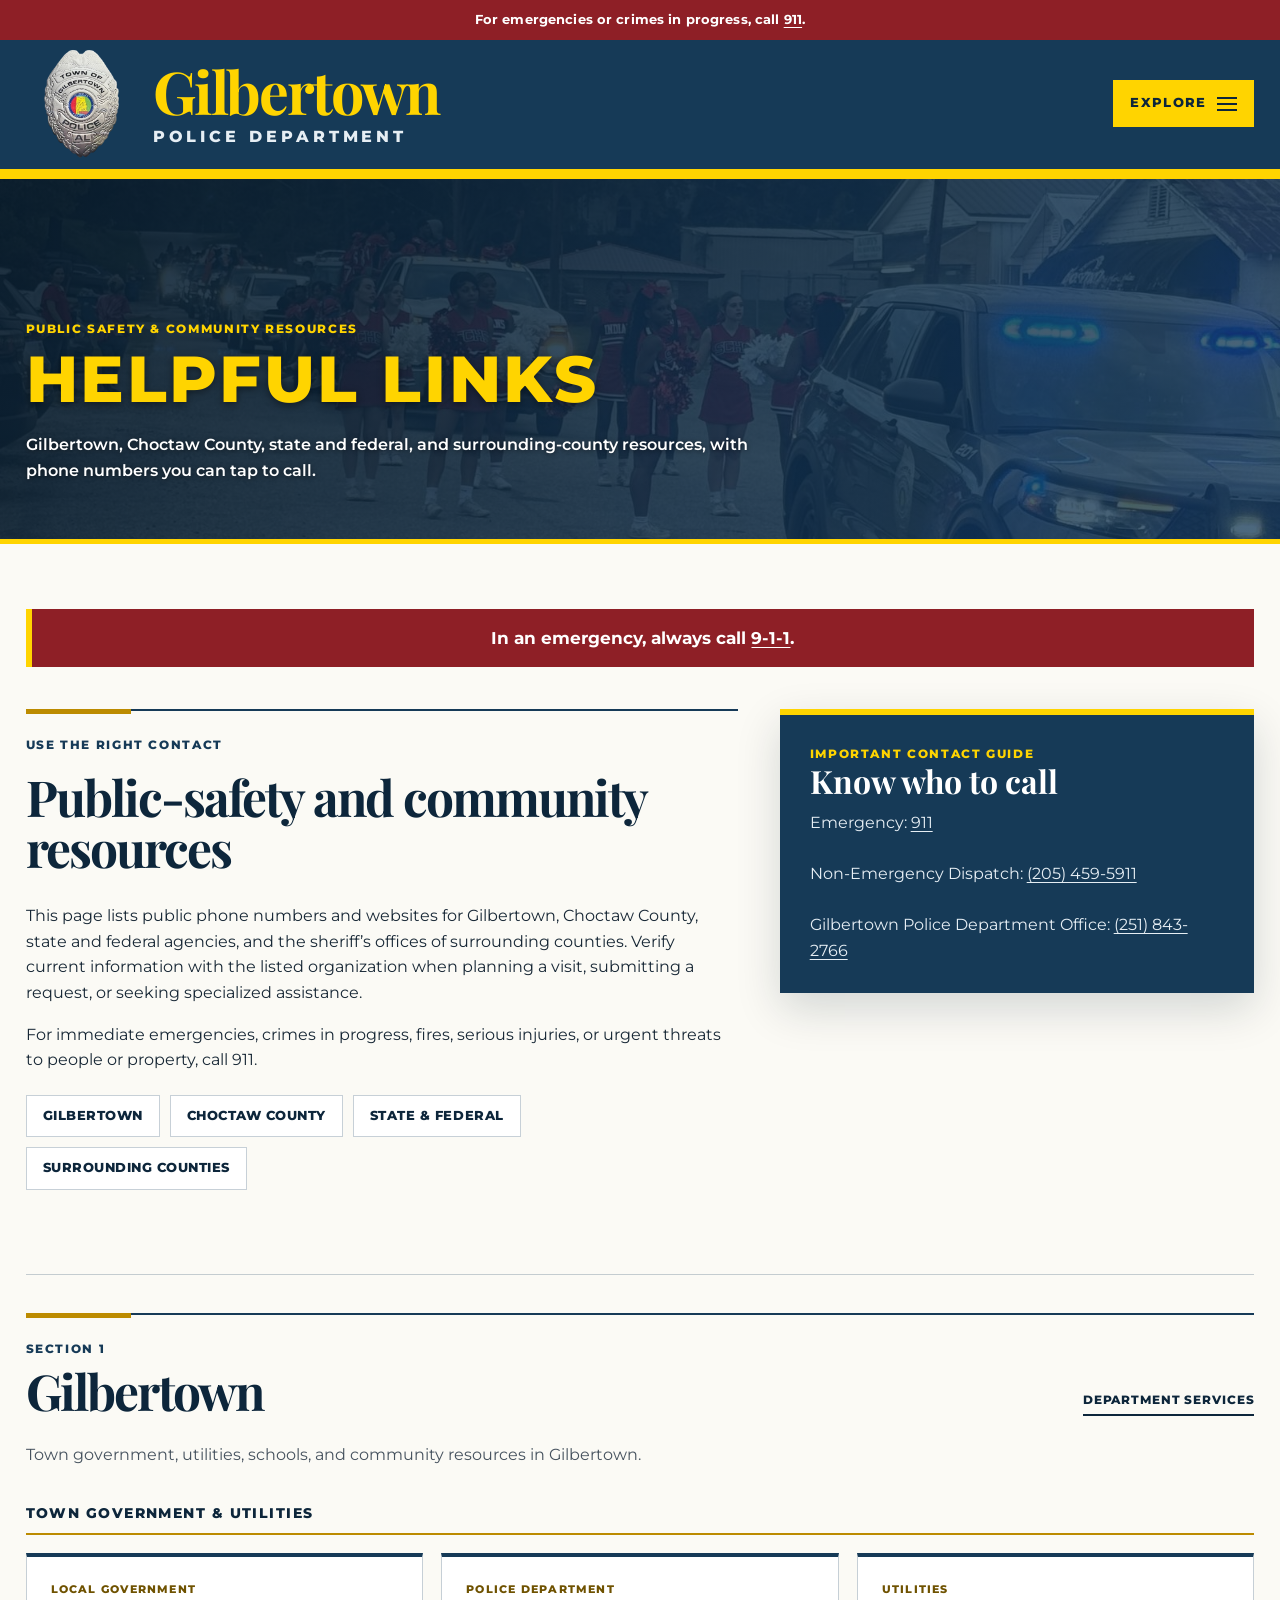
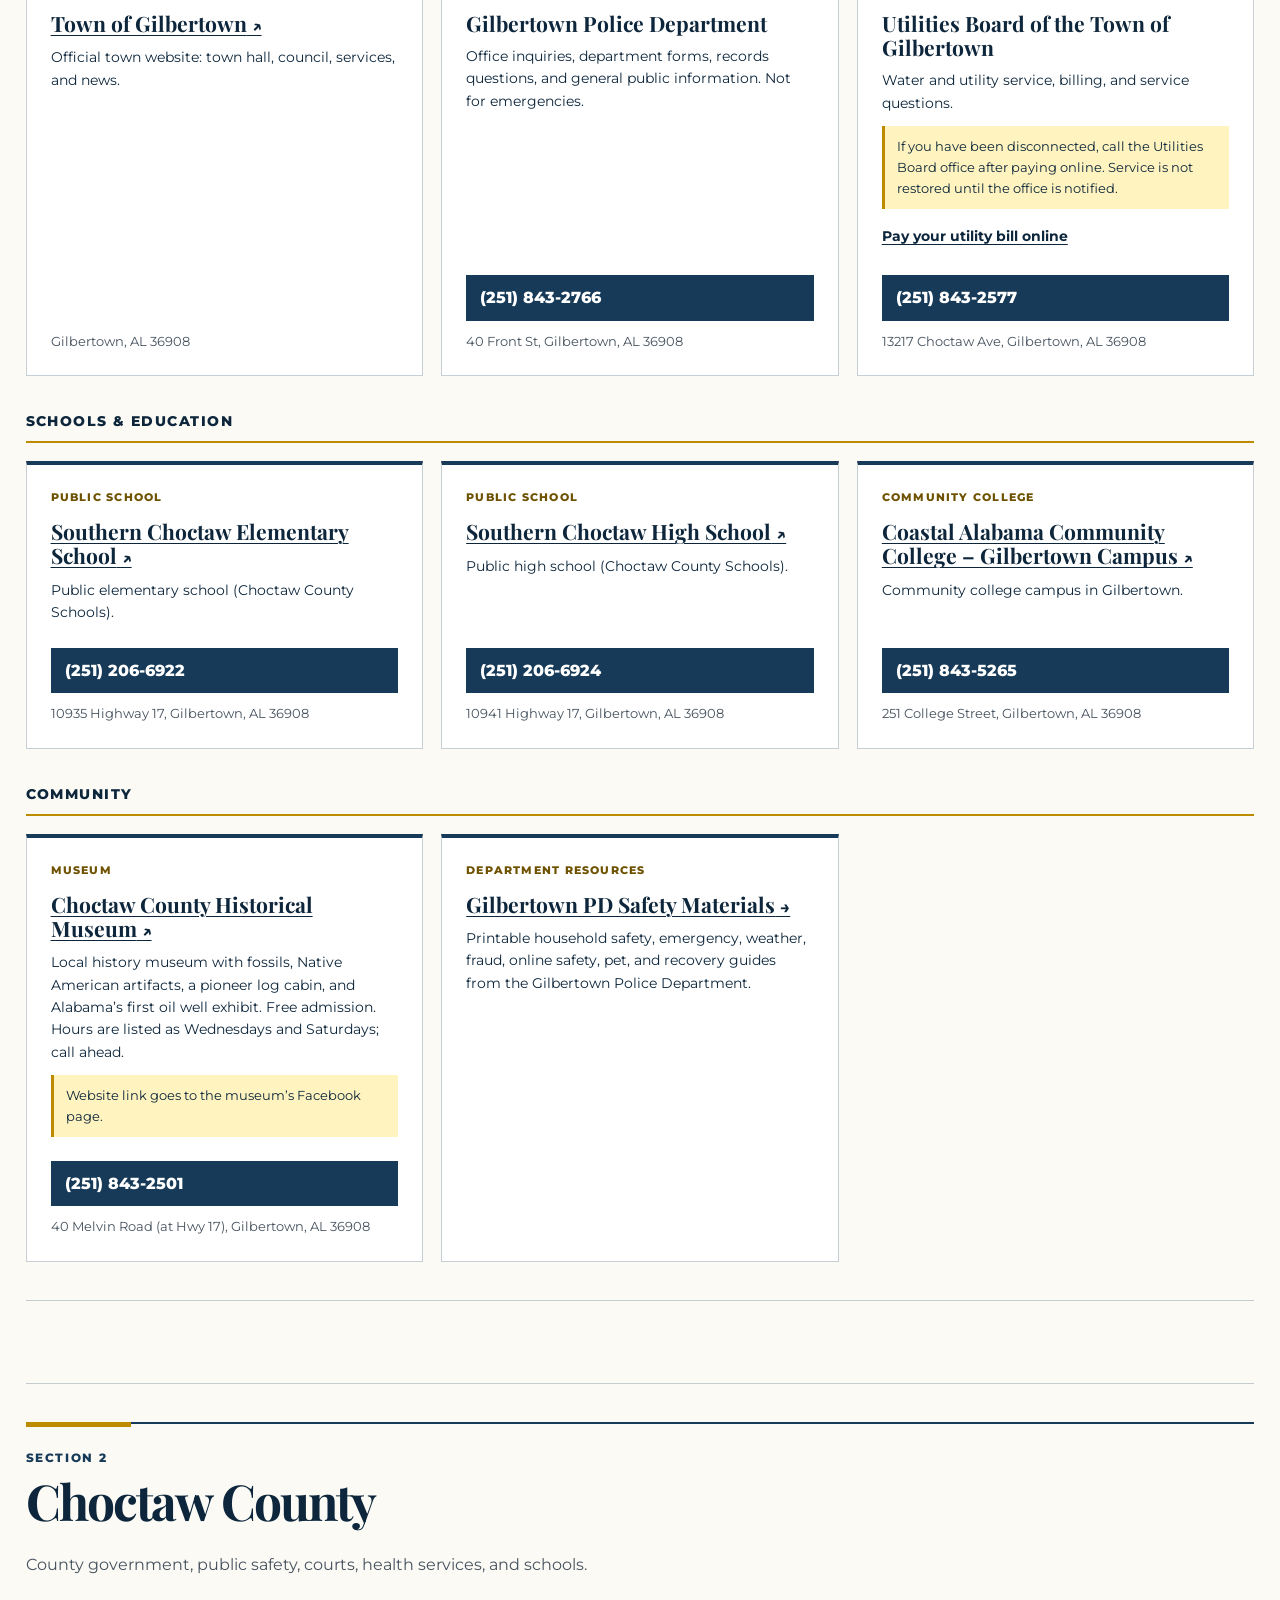
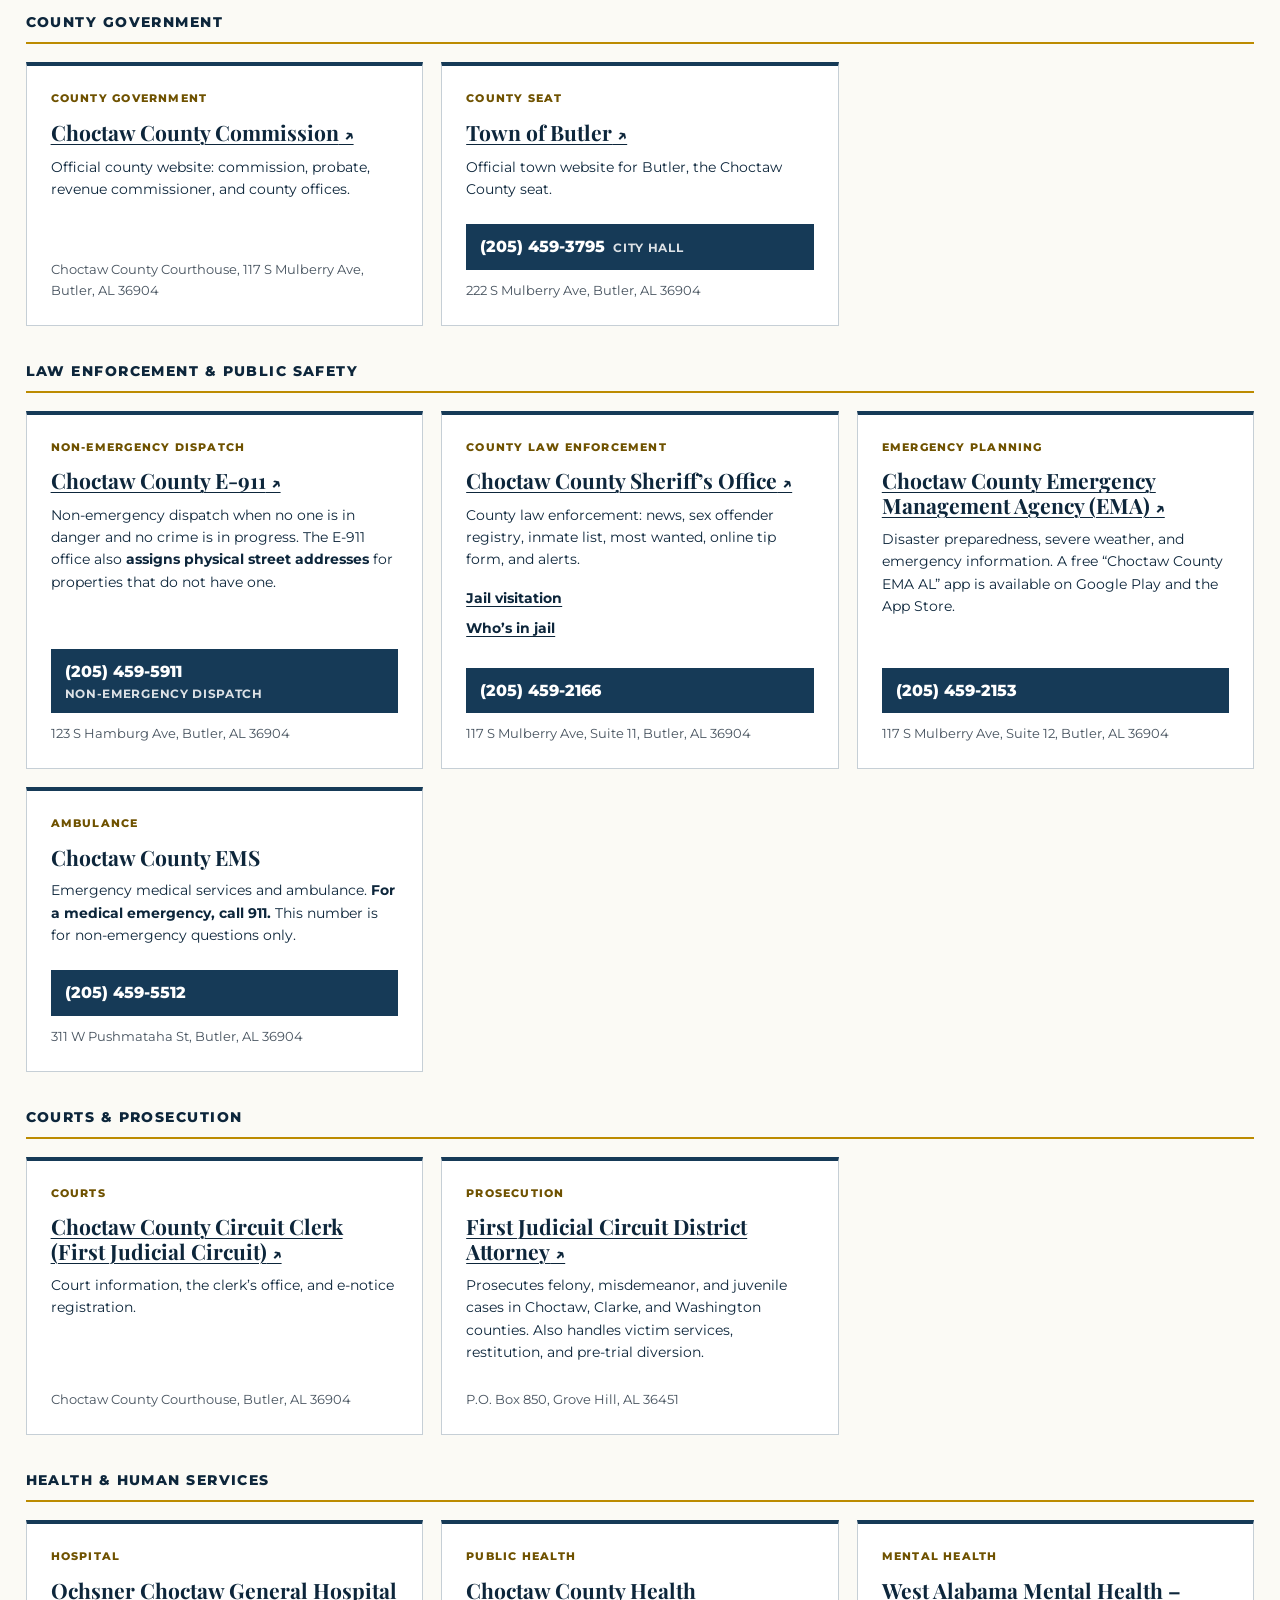
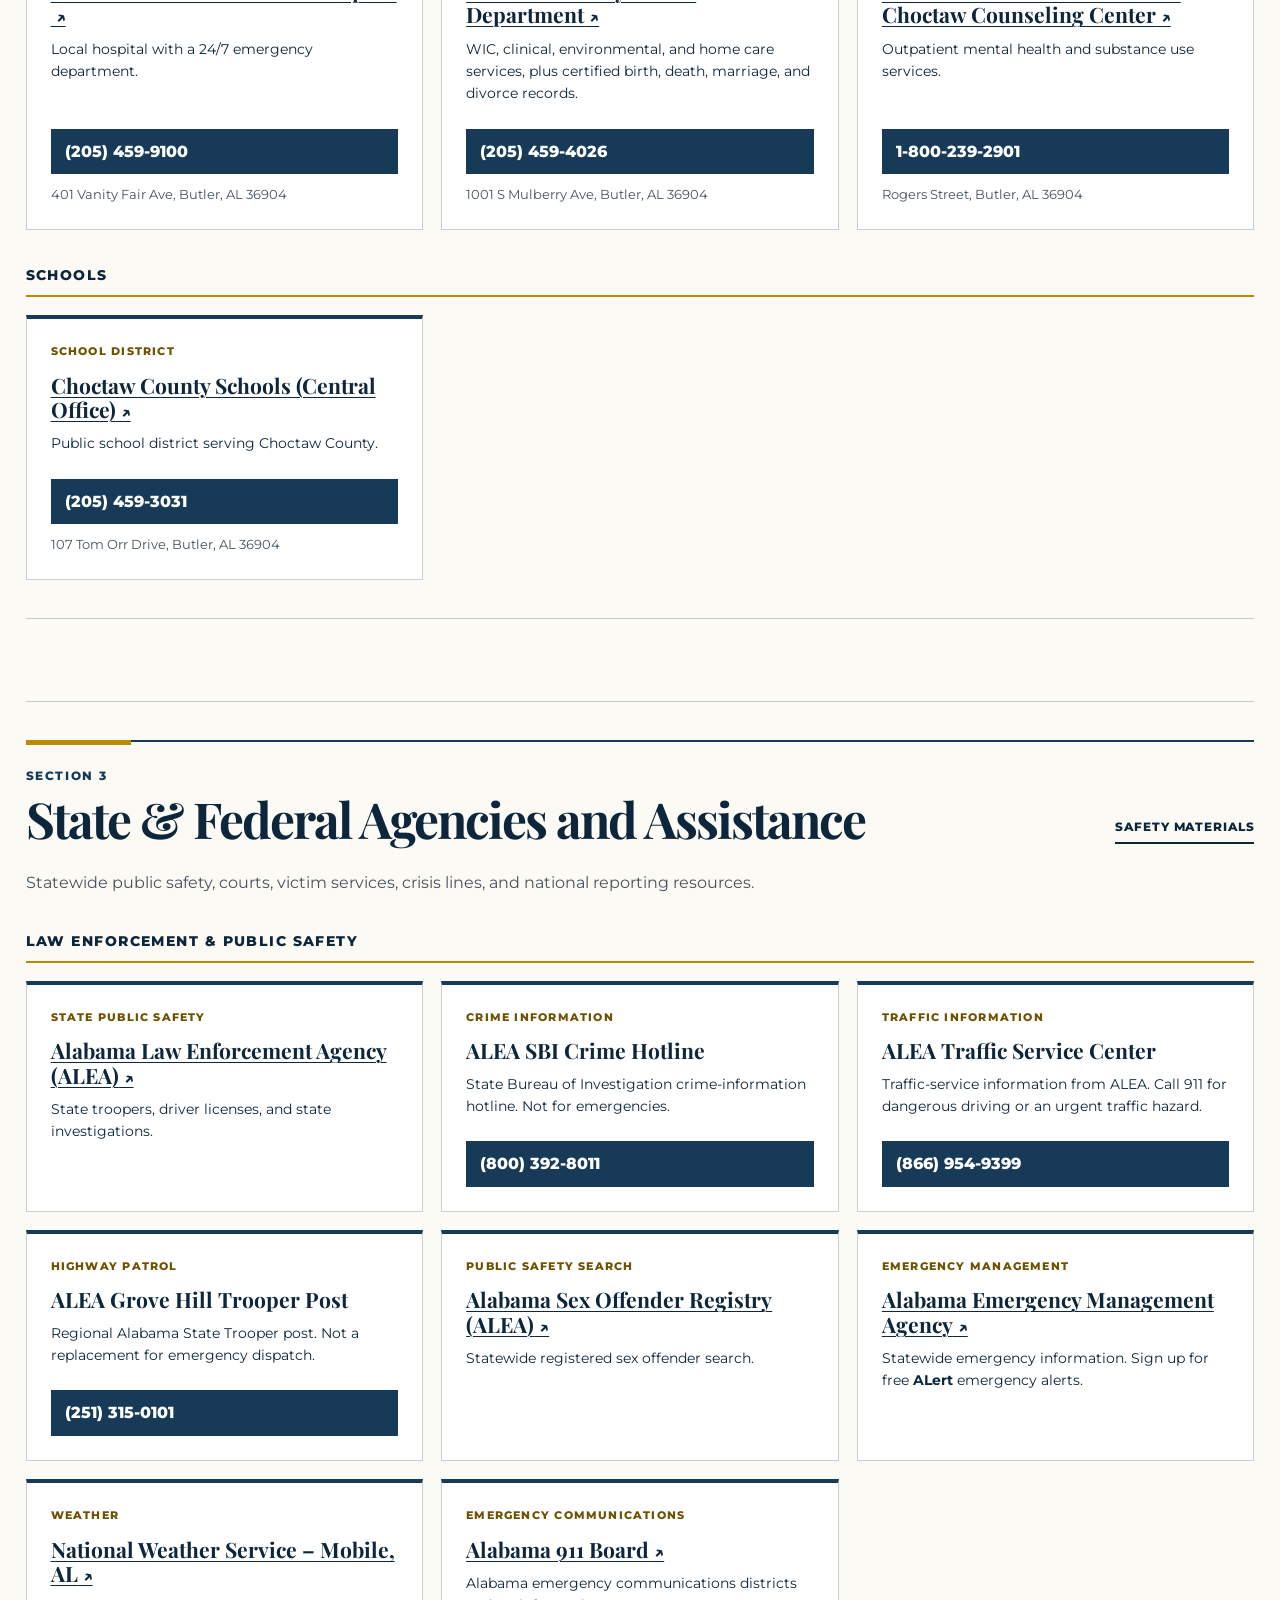
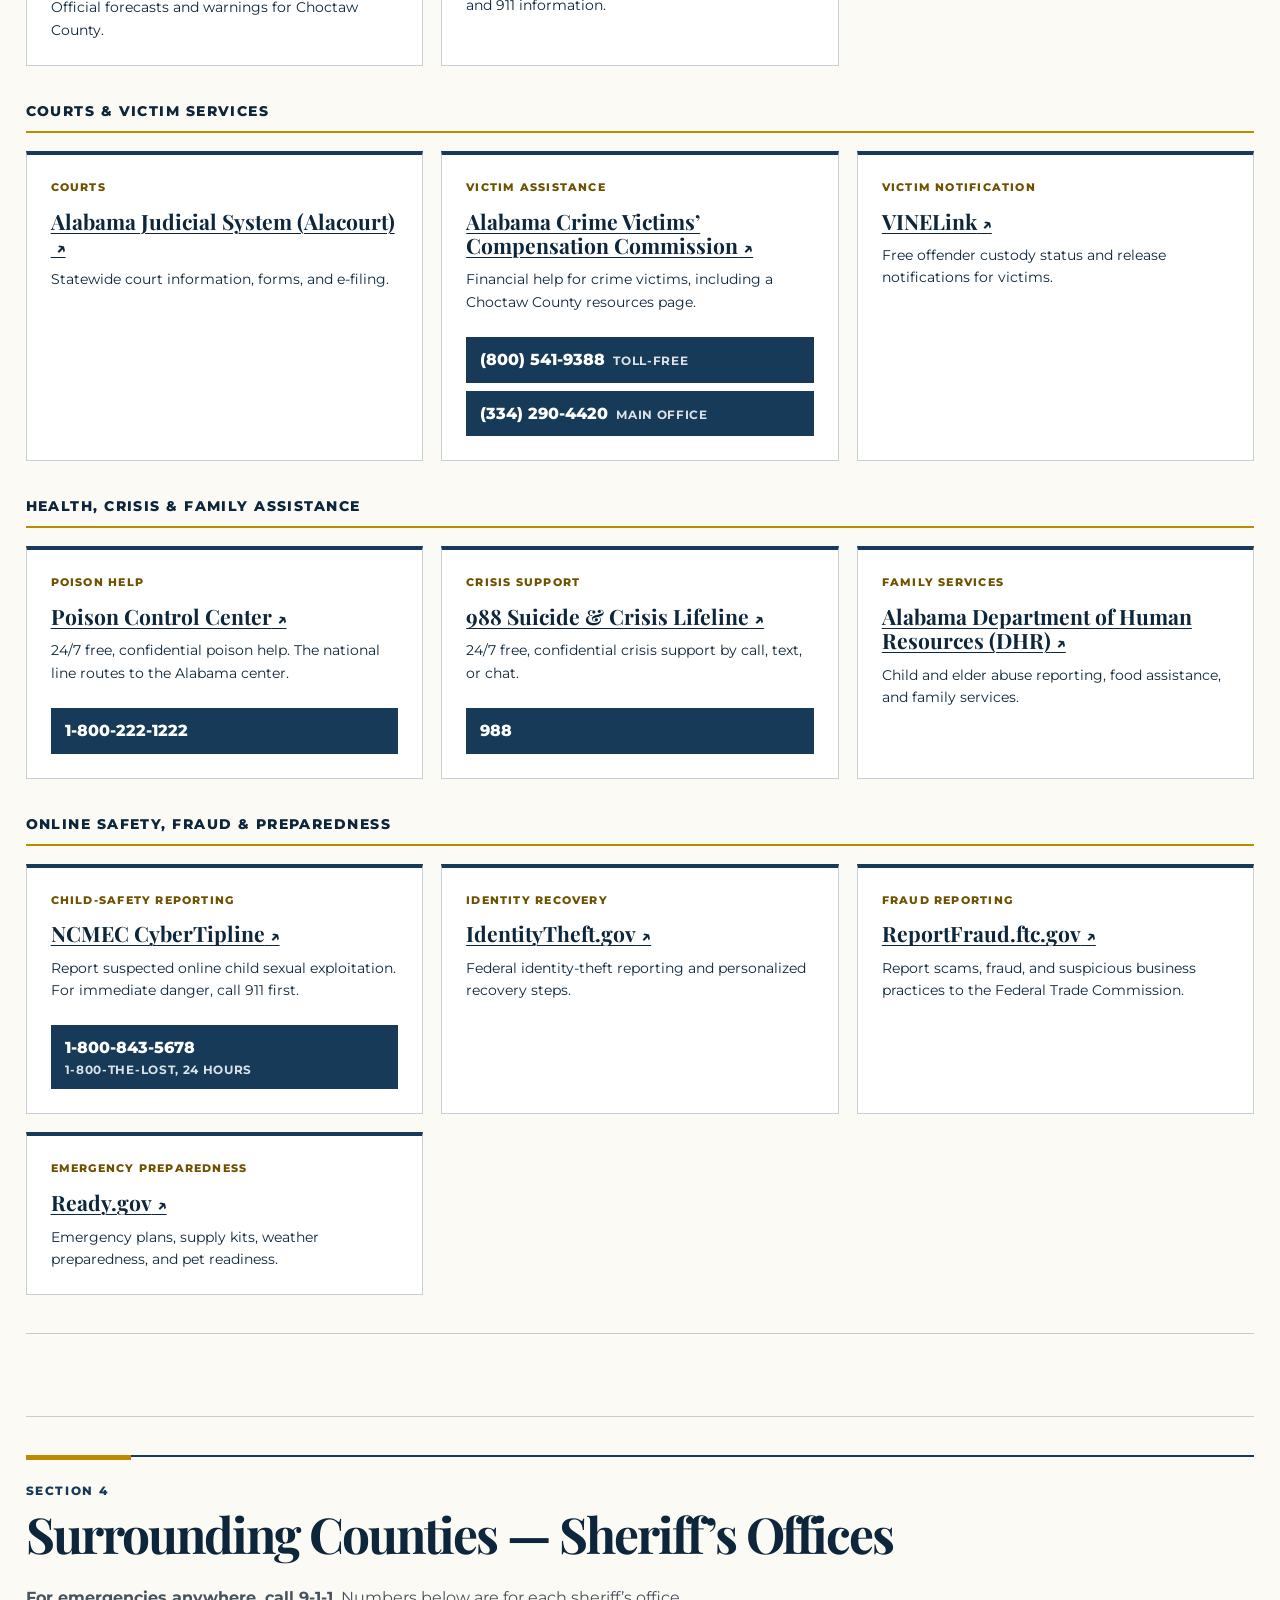
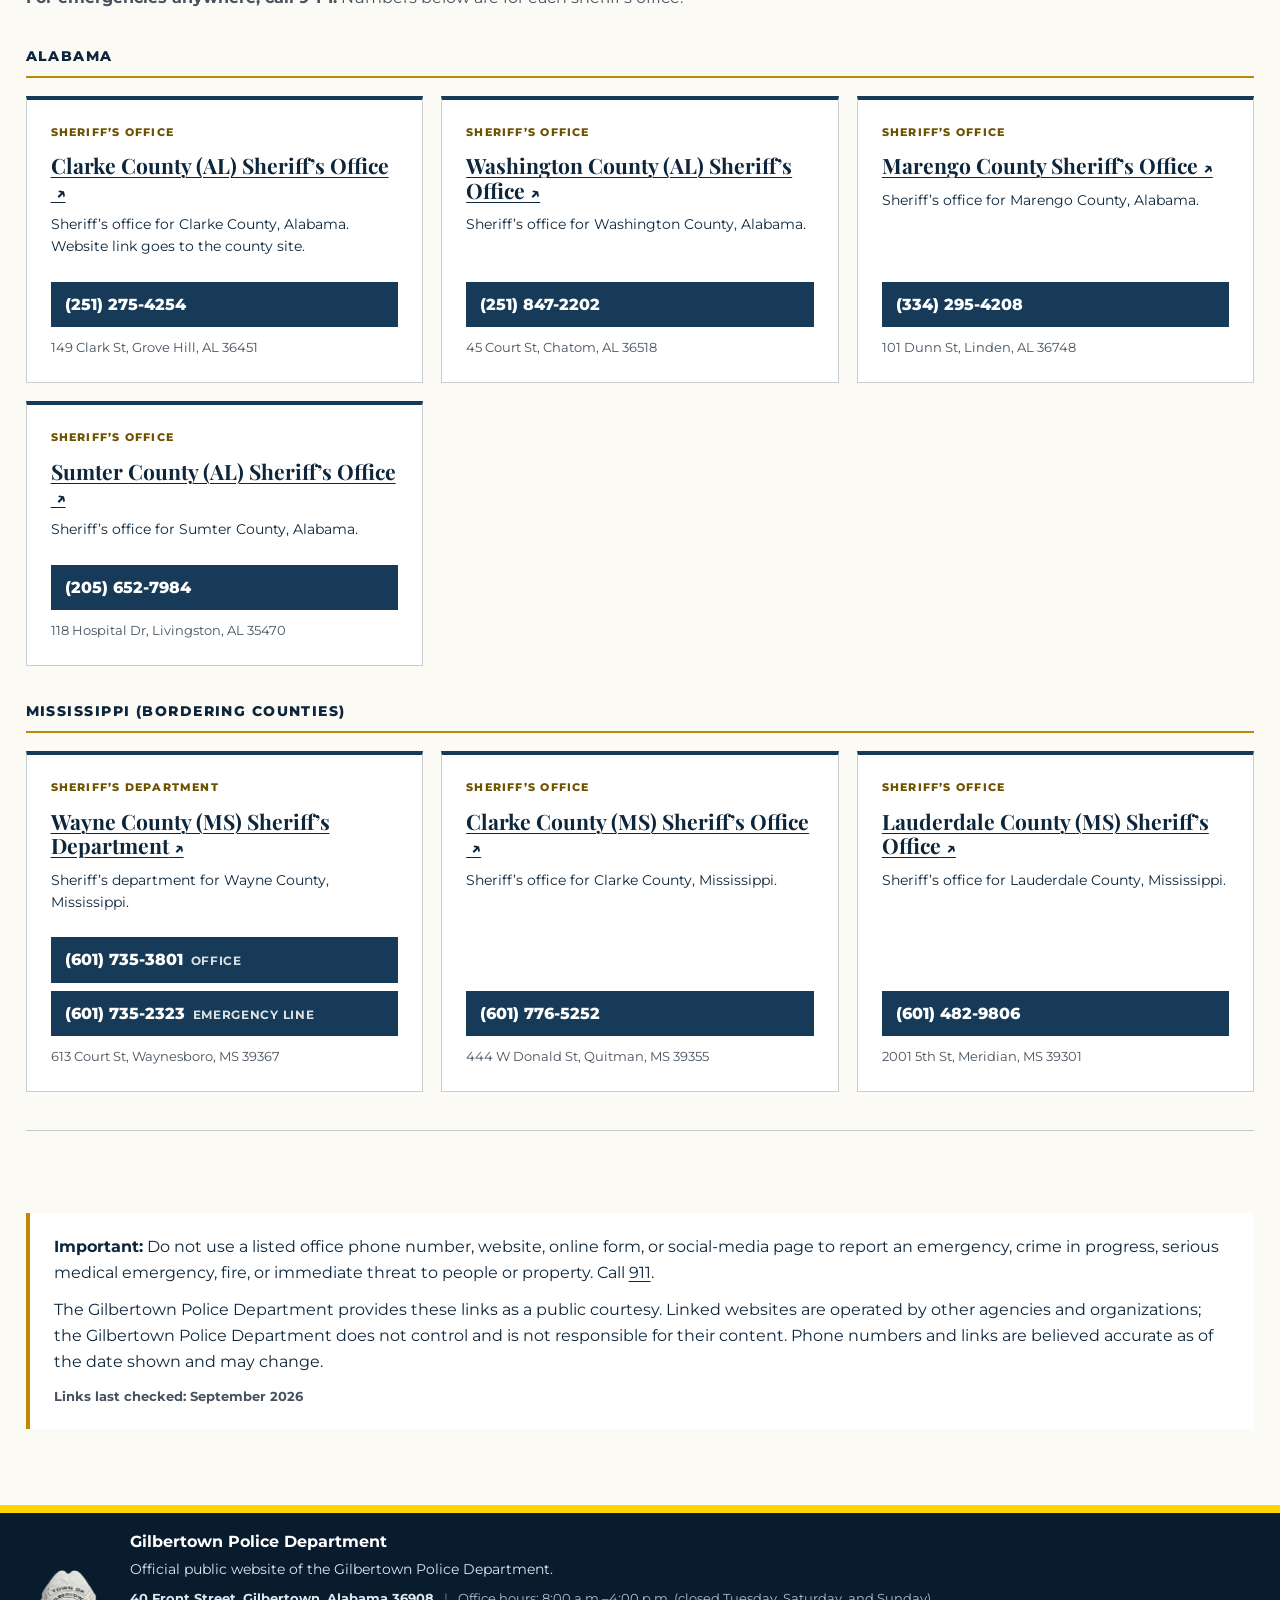
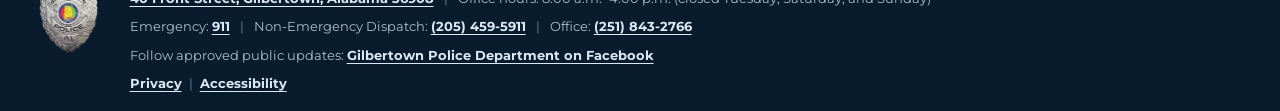
<file: links.html>
<!doctype html>
<html lang="en">
<head>
  <meta charset="utf-8">
  <meta name="viewport" content="width=device-width, initial-scale=1">
  <meta
    name="description"
    content="Phone numbers and websites for Gilbertown, Choctaw County, state and federal agencies, and surrounding county sheriff’s offices."
  >
  <title>Helpful Links | Gilbertown Police Department</title>
  <link rel="canonical" href="https://www.gilbertownpd.gov/links.html">
  <link rel="icon" href="favicon.ico" sizes="any">
  <link rel="icon" type="image/png" sizes="32x32" href="assets/images/favicon-32.png">
  <link rel="apple-touch-icon" href="assets/images/apple-touch-icon.png">
  <meta name="theme-color" content="#163a57">

  <meta property="og:type" content="website">
  <meta property="og:site_name" content="Gilbertown Police Department">
  <meta property="og:title" content="Helpful Links | Gilbertown Police Department">
  <meta property="og:description" content="Phone numbers and websites for Gilbertown, Choctaw County, state and federal agencies, and surrounding county sheriff’s offices.">
  <meta property="og:url" content="https://www.gilbertownpd.gov/links.html">
  <meta property="og:image" content="https://www.gilbertownpd.gov/assets/images/share-card.jpg">
  <meta property="og:image:width" content="1200">
  <meta property="og:image:height" content="630">
  <meta property="og:image:alt" content="Gilbertown Police Department badge with the website address gilbertownpd.gov">
  <meta name="twitter:card" content="summary_large_image">

  <link rel="preconnect" href="https://fonts.googleapis.com">
  <link rel="preconnect" href="https://fonts.gstatic.com" crossorigin>
  <link href="https://fonts.googleapis.com/css2?family=Montserrat:wght@400;500;600;700;800&family=Playfair+Display:wght@600;700&display=swap" rel="stylesheet">

  <link rel="stylesheet" href="assets/css/site.css">

  <style>
    body {
      min-width: 0;
      margin: 0;
      color: var(--ink);
      background: var(--ivory);
      font-family: "Montserrat", Arial, Helvetica, sans-serif;
      line-height: 1.6;
    }

    button, a {
      font: inherit;
    }

    .emergency-strip a {
      color: #ffffff;
      text-decoration-thickness: 1px;
      text-underline-offset: 3px;
      transition: color 0.2s ease, text-decoration-color 0.2s ease;
    }

    .page-banner {
      color: #ffffff;
      background: linear-gradient(120deg, rgba(8, 28, 45, 0.9), rgba(22, 58, 87, 0.76)), url("assets/images/carousel-community.jpeg") center / cover;
      border-bottom: 5px solid var(--yellow);
    }

    .page-banner-content {
      min-height: 360px;
      display: flex;
      flex-direction: column;
      justify-content: end;
      padding: 72px 0 55px;
    }

    .page-banner .section-kicker {
      color: var(--yellow);
    }

    .page-banner h1 {
      max-width: 880px;
      margin: 0;
      color: var(--yellow);
      font-size: clamp(2.45rem, 5.1vw, 4.35rem);
      font-weight: 800;
      line-height: 1.02;
      letter-spacing: 0.04em;
      text-shadow: 0 2px 8px rgba(0, 0, 0, 0.48);
      text-transform: uppercase;
    }

    .page-banner p:last-child {
      max-width: 760px;
      margin: 18px 0 0;
      color: #ffffff;
      font-size: 1.03rem;
      font-weight: 600;
      text-shadow: 0 1px 5px rgba(0, 0, 0, 0.55);
    }

    .page-intro {
      display: grid;
      grid-template-columns: minmax(0, 1.2fr) minmax(310px, 0.8fr);
      gap: 42px;
      margin-bottom: 84px;
    }

    .page-intro-copy p {
      max-width: 800px;
      margin: 0 0 16px;
    }

    .emergency-panel {
      padding: 30px;
      color: #ffffff;
      background: var(--navy);
      border-top: 6px solid var(--yellow);
      box-shadow: var(--shadow);
    }

    .emergency-panel .section-kicker {
      color: var(--yellow);
    }

    .emergency-panel h2 {
      margin: 0 0 12px;
      color: #ffffff;
      font-family: "Playfair Display", Georgia, serif;
      font-size: 2rem;
      line-height: 1.05;
    }

    .emergency-panel p {
      margin: 0;
      color: #e6eef4;
    }

    .link-section {
      margin-bottom: 82px;
      padding: 38px 0;
      border-top: 1px solid var(--line);
      border-bottom: 1px solid var(--line);
    }

    .section-intro {
      max-width: 820px;
      margin: -4px 0 25px;
      color: var(--muted);
    }


    .contact-note {
      margin-top: 28px;
      padding: 21px 24px;
      color: var(--navy-dark);
      background: #ffffff;
      border-left: 4px solid var(--yellow-dark);
    }

    .contact-note p {
      margin: 0;
    }

    main a:not(.section-link) {
      position: relative;
      text-decoration-thickness: 1px;
      text-underline-offset: 3px;
      transition: color 0.2s ease, text-decoration-color 0.2s ease, opacity 0.2s ease;
    }

    main a:not(.section-link):hover,
    main a:not(.section-link):focus {
      color: var(--gold-text);
      text-decoration-color: currentColor;
      outline: none;
    }

    @media (max-width: 900px) {
      .wrap {
        width: min(1440px, 94%);
      }

      .menu-grid {
        grid-template-columns: repeat(2, 1fr);
      }

      .page-intro {
        grid-template-columns: 1fr;
        gap: 42px;
      }

    }

    @media (max-width: 560px) {
      body {
        background: var(--ivory);
      }

      .wrap {
        width: min(1440px, 92%);
      }

      .page-banner-content {
        min-height: 315px;
        padding: 55px 0 42px;
      }

      .page-banner h1 {
        font-size: clamp(2rem, 10vw, 3rem);
      }

      .page-intro, .link-section {
        margin-bottom: 58px;
      }

    }
    .emergency-banner {
      margin: 0 0 42px;
      padding: 16px 22px;
      color: #ffffff;
      background: var(--red);
      border-left: 6px solid var(--yellow);
      font-size: 1.05rem;
      text-align: center;
    }

    .emergency-banner a {
      color: #ffffff;
    }

    main .emergency-banner a:hover,
    main .emergency-banner a:focus {
      color: var(--yellow);
    }

    .jump-links {
      display: flex;
      flex-wrap: wrap;
      gap: 10px;
      margin-top: 22px;
    }

    main .jump-links a {
      display: inline-block;
      padding: 10px 16px;
      color: var(--navy-dark);
      background: #ffffff;
      border: 1px solid var(--line);
      font-size: 0.8rem;
      font-weight: 800;
      letter-spacing: 0.04em;
      text-decoration: none;
      text-transform: uppercase;
    }

    main .jump-links a:hover,
    main .jump-links a:focus {
      color: #ffffff;
      background: var(--navy);
    }

    .link-section {
      scroll-margin-top: 20px;
    }

    .group-title {
      margin: 34px 0 0;
      padding-bottom: 8px;
      color: var(--navy-dark);
      border-bottom: 2px solid var(--yellow-dark);
      font-size: 0.9rem;
      font-weight: 800;
      letter-spacing: 0.1em;
      text-transform: uppercase;
    }

    .info-grid {
      display: grid;
      grid-template-columns: repeat(3, 1fr);
      gap: 18px;
      margin-top: 18px;
    }

    .info-card {
      display: flex;
      flex-direction: column;
      padding: 24px;
      color: var(--navy-dark);
      background: #ffffff;
      border: 1px solid var(--line);
      border-top: 4px solid var(--navy);
    }

    .info-card small {
      color: var(--gold-text);
      font-size: 0.69rem;
      font-weight: 800;
      letter-spacing: 0.11em;
      text-transform: uppercase;
    }

    .info-card h4 {
      margin: 12px 0 10px;
      font-family: "Playfair Display", Georgia, serif;
      font-size: 1.32rem;
      line-height: 1.15;
    }

    .info-card h4 a {
      color: var(--navy-dark);
    }

    .info-card h4 a::after {
      content: "\00a0\2197";
      font-family: "Montserrat", Arial, sans-serif;
      font-size: 0.8em;
    }

    .info-card h4 a[href$=".html"]::after {
      content: "\00a0\2192";
    }

    .info-card p {
      margin: 0;
      font-size: 0.9rem;
      line-height: 1.55;
    }

    .info-card .card-note {
      margin-top: 12px;
      padding: 10px 12px;
      background: rgba(255, 212, 0, 0.25);
      border-left: 3px solid var(--yellow-dark);
      font-size: 0.84rem;
    }

    .card-links {
      margin: 12px 0 0;
      padding: 0;
      list-style: none;
      font-size: 0.88rem;
      font-weight: 700;
    }

    .card-links li {
      padding: 4px 0;
    }

    .card-links a {
      color: var(--navy-dark);
    }

    .card-contact {
      margin-top: auto;
      padding-top: 16px;
    }

    main .info-card .phone-link {
      display: flex;
      flex-wrap: wrap;
      align-items: baseline;
      gap: 0 8px;
      min-height: 44px;
      margin-top: 8px;
      padding: 10px 14px;
      color: #ffffff;
      background: var(--navy);
      font-size: 1rem;
      font-weight: 800;
      text-decoration: none;
    }

    main .info-card .phone-link:hover,
    main .info-card .phone-link:focus {
      color: var(--navy-dark);
      background: var(--yellow);
    }

    .phone-label {
      font-size: 0.72rem;
      font-weight: 700;
      letter-spacing: 0.06em;
      text-transform: uppercase;
      opacity: 0.85;
    }

    .info-card .card-address {
      margin-top: 10px;
      color: var(--muted);
      font-size: 0.84rem;
    }

    .contact-note p + p {
      margin-top: 12px;
    }

    .links-updated {
      color: var(--muted);
      font-size: 0.84rem;
      font-weight: 700;
    }

    .visually-hidden {
      position: absolute;
      width: 1px;
      height: 1px;
      overflow: hidden;
      clip: rect(0 0 0 0);
      white-space: nowrap;
    }

    @media (max-width: 900px) {
      .info-grid {
        grid-template-columns: repeat(2, 1fr);
      }
    }

    @media (max-width: 560px) {
      .info-grid {
        grid-template-columns: 1fr;
      }

      .emergency-banner {
        margin-bottom: 30px;
      }
    }
  </style>
</head>

<body>
  <div class="emergency-strip">
    For emergencies or crimes in progress, call <a href="tel:911">911</a>.
  </div>

  <header class="site-header">
    <div class="wrap">
      <div class="masthead">
        <a class="brand" href="index.html" aria-label="Gilbertown Police Department home">
          <img class="brand-badge" src="assets/images/badge.png" alt="Gilbertown Police Department badge">

          <span class="brand-text">
            <span class="brand-town">Gilbertown</span>
            <span class="brand-department">Police Department</span>
          </span>
        </a>

        <button
          class="explore-button"
          id="explore-button"
          type="button"
          aria-expanded="false"
          aria-controls="site-menu"
        >
          Explore
          <span class="menu-icon" aria-hidden="true">
            <span></span>
            <span></span>
            <span></span>
          </span>
        </button>
      </div>
    </div>

    <nav class="site-menu" id="site-menu" aria-label="Primary navigation">
      <div class="wrap menu-grid">
        <a href="index.html">Home</a>
        <a href="about.html">About</a>
        <a href="services.html">Services</a>
        <a href="forms.html">Forms</a>
        <a href="news.html">News &amp; Notices</a>
        <a href="events.html">Community Events</a>
        <a href="links.html" aria-current="page">Helpful Links</a>
        <a href="safety-materials.html">Safety Materials</a>
        <a href="tips.html">Submit a Tip</a>
        <a href="contact.html">Contact</a>
      </div>
    </nav>
  </header>

  <section class="page-banner" aria-labelledby="page-title">
    <div class="wrap page-banner-content">
      <p class="section-kicker">Public Safety &amp; Community Resources</p>
      <h1 id="page-title">Helpful Links</h1>
      <p>
        Gilbertown, Choctaw County, state and federal, and surrounding-county
        resources, with phone numbers you can tap to call.
      </p>
    </div>
  </section>

  <main class="wrap">
    <p class="emergency-banner" role="note">
      <strong>In an emergency, always call <a href="tel:911">9-1-1</a>.</strong>
    </p>

    <section class="page-intro" aria-labelledby="links-intro-heading">
      <div class="page-intro-copy">
        <div class="section-rule">
          <p class="section-kicker">Use the Right Contact</p>
          <h2 class="section-title" id="links-intro-heading">
            Public-safety and community resources
          </h2>
        </div>

        <p>
          This page lists public phone numbers and websites for Gilbertown,
          Choctaw County, state and federal agencies, and the sheriff&rsquo;s
          offices of surrounding counties. Verify current information with the
          listed organization when planning a visit, submitting a request, or
          seeking specialized assistance.
        </p>

        <p>
          For immediate emergencies, crimes in progress, fires, serious injuries,
          or urgent threats to people or property, call 911.
        </p>

        <nav class="jump-links" aria-label="Jump to a section">
          <a href="#gilbertown-heading">Gilbertown</a>
          <a href="#county-heading">Choctaw County</a>
          <a href="#state-heading">State &amp; Federal</a>
          <a href="#surrounding-heading">Surrounding Counties</a>
        </nav>
      </div>

      <aside class="emergency-panel">
        <p class="section-kicker">Important Contact Guide</p>
        <h2>Know who to call</h2>
        <p>
          Emergency: <a href="tel:911">911</a><br><br>
          Non-Emergency Dispatch:
          <a href="tel:+12054595911">(205) 459-5911</a><br><br>
          Gilbertown Police Department Office:
          <a href="tel:+12518432766">(251) 843-2766</a>
        </p>
      </aside>
    </section>

    <section class="link-section" aria-labelledby="gilbertown-heading">
      <div class="section-rule">
        <div class="section-heading">
          <div>
            <p class="section-kicker">Section 1</p>
            <h2 class="section-title" id="gilbertown-heading">Gilbertown</h2>
          </div>
          <a class="section-link" href="services.html">Department services</a>
        </div>
      </div>

      <p class="section-intro">Town government, utilities, schools, and community resources in Gilbertown.</p>

      <h3 class="group-title">Town Government &amp; Utilities</h3>
      <div class="info-grid">
        <article class="info-card">
          <small>Local Government</small>
          <h4><a href="https://www.gilbertown.org/" target="_blank" rel="noopener noreferrer">Town of Gilbertown<span class="visually-hidden"> (opens in a new tab)</span></a></h4>
          <p>Official town website: town hall, council, services, and news.</p>
          <div class="card-contact">
            <p class="card-address">Gilbertown, AL 36908</p>
          </div>
        </article>

        <article class="info-card">
          <small>Police Department</small>
          <h4>Gilbertown Police Department</h4>
          <p>Office inquiries, department forms, records questions, and general public information. Not for emergencies.</p>
          <div class="card-contact">
            <a class="phone-link" href="tel:+12518432766" aria-label="Call Gilbertown Police Department">(251) 843-2766</a>
            <p class="card-address">40 Front St, Gilbertown, AL 36908</p>
          </div>
        </article>

        <article class="info-card">
          <small>Utilities</small>
          <h4>Utilities Board of the Town of Gilbertown</h4>
          <p>Water and utility service, billing, and service questions.</p>
          <p class="card-note">If you have been disconnected, call the Utilities Board office after paying online. Service is not restored until the office is notified.</p>
          <ul class="card-links">
            <li><a href="https://utilitiesboardofgilbertown.nexbillpayonline.com/" target="_blank" rel="noopener noreferrer">Pay your utility bill online<span class="visually-hidden"> (opens in a new tab)</span></a></li>
          </ul>
          <div class="card-contact">
            <a class="phone-link" href="tel:+12518432577" aria-label="Call Utilities Board of the Town of Gilbertown">(251) 843-2577</a>
            <p class="card-address">13217 Choctaw Ave, Gilbertown, AL 36908</p>
          </div>
        </article>
      </div>

      <h3 class="group-title">Schools &amp; Education</h3>
      <div class="info-grid">
        <article class="info-card">
          <small>Public School</small>
          <h4><a href="https://sces.choctawal.org" target="_blank" rel="noopener noreferrer">Southern Choctaw Elementary School<span class="visually-hidden"> (opens in a new tab)</span></a></h4>
          <p>Public elementary school (Choctaw County Schools).</p>
          <div class="card-contact">
            <a class="phone-link" href="tel:+12512066922" aria-label="Call Southern Choctaw Elementary School">(251) 206-6922</a>
            <p class="card-address">10935 Highway 17, Gilbertown, AL 36908</p>
          </div>
        </article>

        <article class="info-card">
          <small>Public School</small>
          <h4><a href="https://schs.choctawal.org" target="_blank" rel="noopener noreferrer">Southern Choctaw High School<span class="visually-hidden"> (opens in a new tab)</span></a></h4>
          <p>Public high school (Choctaw County Schools).</p>
          <div class="card-contact">
            <a class="phone-link" href="tel:+12512066924" aria-label="Call Southern Choctaw High School">(251) 206-6924</a>
            <p class="card-address">10941 Highway 17, Gilbertown, AL 36908</p>
          </div>
        </article>

        <article class="info-card">
          <small>Community College</small>
          <h4><a href="https://www.coastalalabama.edu/about/locations/gilbertown/" target="_blank" rel="noopener noreferrer">Coastal Alabama Community College – Gilbertown Campus<span class="visually-hidden"> (opens in a new tab)</span></a></h4>
          <p>Community college campus in Gilbertown.</p>
          <div class="card-contact">
            <a class="phone-link" href="tel:+12518435265" aria-label="Call Coastal Alabama Community College – Gilbertown Campus">(251) 843-5265</a>
            <p class="card-address">251 College Street, Gilbertown, AL 36908</p>
          </div>
        </article>
      </div>

      <h3 class="group-title">Community</h3>
      <div class="info-grid">
        <article class="info-card">
          <small>Museum</small>
          <h4><a href="https://www.facebook.com/profile.php?id=100064279411439" target="_blank" rel="noopener noreferrer">Choctaw County Historical Museum<span class="visually-hidden"> (opens in a new tab)</span></a></h4>
          <p>Local history museum with fossils, Native American artifacts, a pioneer log cabin, and Alabama&rsquo;s first oil well exhibit. Free admission. Hours are listed as Wednesdays and Saturdays; call ahead.</p>
          <p class="card-note">Website link goes to the museum&rsquo;s Facebook page.</p>
          <div class="card-contact">
            <a class="phone-link" href="tel:+12518432501" aria-label="Call Choctaw County Historical Museum">(251) 843-2501</a>
            <p class="card-address">40 Melvin Road (at Hwy 17), Gilbertown, AL 36908</p>
          </div>
        </article>

        <article class="info-card">
          <small>Department Resources</small>
          <h4><a href="safety-materials.html">Gilbertown PD Safety Materials</a></h4>
          <p>Printable household safety, emergency, weather, fraud, online safety, pet, and recovery guides from the Gilbertown Police Department.</p>
        </article>
      </div>
    </section>

    <section class="link-section" aria-labelledby="county-heading">
      <div class="section-rule">
        <div class="section-heading">
          <div>
            <p class="section-kicker">Section 2</p>
            <h2 class="section-title" id="county-heading">Choctaw County</h2>
          </div>
        </div>
      </div>

      <p class="section-intro">County government, public safety, courts, health services, and schools.</p>

      <h3 class="group-title">County Government</h3>
      <div class="info-grid">
        <article class="info-card">
          <small>County Government</small>
          <h4><a href="https://www.choctawcountyal.org/" target="_blank" rel="noopener noreferrer">Choctaw County Commission<span class="visually-hidden"> (opens in a new tab)</span></a></h4>
          <p>Official county website: commission, probate, revenue commissioner, and county offices.</p>
          <div class="card-contact">
            <p class="card-address">Choctaw County Courthouse, 117 S Mulberry Ave, Butler, AL 36904</p>
          </div>
        </article>

        <article class="info-card">
          <small>County Seat</small>
          <h4><a href="https://www.butleralabama.org/" target="_blank" rel="noopener noreferrer">Town of Butler<span class="visually-hidden"> (opens in a new tab)</span></a></h4>
          <p>Official town website for Butler, the Choctaw County seat.</p>
          <div class="card-contact">
            <a class="phone-link" href="tel:+12054593795" aria-label="Call Town of Butler, City Hall">(205) 459-3795 <span class="phone-label">City Hall</span></a>
            <p class="card-address">222 S Mulberry Ave, Butler, AL 36904</p>
          </div>
        </article>
      </div>

      <h3 class="group-title">Law Enforcement &amp; Public Safety</h3>
      <div class="info-grid">
        <article class="info-card">
          <small>Non-Emergency Dispatch</small>
          <h4><a href="https://www.choctawcountyal.org/e911-office/" target="_blank" rel="noopener noreferrer">Choctaw County E-911<span class="visually-hidden"> (opens in a new tab)</span></a></h4>
          <p>Non-emergency dispatch when no one is in danger and no crime is in progress. The E-911 office also <strong>assigns physical street addresses</strong> for properties that do not have one.</p>
          <div class="card-contact">
            <a class="phone-link" href="tel:+12054595911" aria-label="Call Choctaw County E-911, Non-emergency dispatch">(205) 459-5911 <span class="phone-label">Non-emergency dispatch</span></a>
            <p class="card-address">123 S Hamburg Ave, Butler, AL 36904</p>
          </div>
        </article>

        <article class="info-card">
          <small>County Law Enforcement</small>
          <h4><a href="http://www.choctawso.com/" target="_blank" rel="noopener noreferrer">Choctaw County Sheriff’s Office<span class="visually-hidden"> (opens in a new tab)</span></a></h4>
          <p>County law enforcement: news, sex offender registry, inmate list, most wanted, online tip form, and alerts.</p>
          <ul class="card-links">
            <li><a href="https://www.choctawso.com/jail-visitation/" target="_blank" rel="noopener noreferrer">Jail visitation<span class="visually-hidden"> (opens in a new tab)</span></a></li>
            <li><a href="https://www.choctawso.com/whos-in-jail/" target="_blank" rel="noopener noreferrer">Who’s in jail<span class="visually-hidden"> (opens in a new tab)</span></a></li>
          </ul>
          <div class="card-contact">
            <a class="phone-link" href="tel:+12054592166" aria-label="Call Choctaw County Sheriff’s Office">(205) 459-2166</a>
            <p class="card-address">117 S Mulberry Ave, Suite 11, Butler, AL 36904</p>
          </div>
        </article>

        <article class="info-card">
          <small>Emergency Planning</small>
          <h4><a href="https://www.choctawcountyal.org/emergency-management/" target="_blank" rel="noopener noreferrer">Choctaw County Emergency Management Agency (EMA)<span class="visually-hidden"> (opens in a new tab)</span></a></h4>
          <p>Disaster preparedness, severe weather, and emergency information. A free &ldquo;Choctaw County EMA AL&rdquo; app is available on Google Play and the App Store.</p>
          <div class="card-contact">
            <a class="phone-link" href="tel:+12054592153" aria-label="Call Choctaw County Emergency Management Agency (EMA)">(205) 459-2153</a>
            <p class="card-address">117 S Mulberry Ave, Suite 12, Butler, AL 36904</p>
          </div>
        </article>

        <article class="info-card">
          <small>Ambulance</small>
          <h4>Choctaw County EMS</h4>
          <p>Emergency medical services and ambulance. <strong>For a medical emergency, call 911.</strong> This number is for non-emergency questions only.</p>
          <div class="card-contact">
            <a class="phone-link" href="tel:+12054595512" aria-label="Call Choctaw County EMS">(205) 459-5512</a>
            <p class="card-address">311 W Pushmataha St, Butler, AL 36904</p>
          </div>
        </article>
      </div>

      <h3 class="group-title">Courts &amp; Prosecution</h3>
      <div class="info-grid">
        <article class="info-card">
          <small>Courts</small>
          <h4><a href="https://choctaw.alacourt.gov/" target="_blank" rel="noopener noreferrer">Choctaw County Circuit Clerk (First Judicial Circuit)<span class="visually-hidden"> (opens in a new tab)</span></a></h4>
          <p>Court information, the clerk&rsquo;s office, and e-notice registration.</p>
          <div class="card-contact">
            <p class="card-address">Choctaw County Courthouse, Butler, AL 36904</p>
          </div>
        </article>

        <article class="info-card">
          <small>Prosecution</small>
          <h4><a href="https://daoffice.org/" target="_blank" rel="noopener noreferrer">First Judicial Circuit District Attorney<span class="visually-hidden"> (opens in a new tab)</span></a></h4>
          <p>Prosecutes felony, misdemeanor, and juvenile cases in Choctaw, Clarke, and Washington counties. Also handles victim services, restitution, and pre-trial diversion.</p>
          <div class="card-contact">
            <p class="card-address">P.O. Box 850, Grove Hill, AL 36451</p>
          </div>
        </article>
      </div>

      <h3 class="group-title">Health &amp; Human Services</h3>
      <div class="info-grid">
        <article class="info-card">
          <small>Hospital</small>
          <h4><a href="https://www.ochsner.org/locations/ochsner-choctaw-general/" target="_blank" rel="noopener noreferrer">Ochsner Choctaw General Hospital<span class="visually-hidden"> (opens in a new tab)</span></a></h4>
          <p>Local hospital with a 24/7 emergency department.</p>
          <div class="card-contact">
            <a class="phone-link" href="tel:+12054599100" aria-label="Call Ochsner Choctaw General Hospital">(205) 459-9100</a>
            <p class="card-address">401 Vanity Fair Ave, Butler, AL 36904</p>
          </div>
        </article>

        <article class="info-card">
          <small>Public Health</small>
          <h4><a href="https://www.alabamapublichealth.gov/choctaw/" target="_blank" rel="noopener noreferrer">Choctaw County Health Department<span class="visually-hidden"> (opens in a new tab)</span></a></h4>
          <p>WIC, clinical, environmental, and home care services, plus certified birth, death, marriage, and divorce records.</p>
          <div class="card-contact">
            <a class="phone-link" href="tel:+12054594026" aria-label="Call Choctaw County Health Department">(205) 459-4026</a>
            <p class="card-address">1001 S Mulberry Ave, Butler, AL 36904</p>
          </div>
        </article>

        <article class="info-card">
          <small>Mental Health</small>
          <h4><a href="https://www.wamhc.org/" target="_blank" rel="noopener noreferrer">West Alabama Mental Health – Choctaw Counseling Center<span class="visually-hidden"> (opens in a new tab)</span></a></h4>
          <p>Outpatient mental health and substance use services.</p>
          <div class="card-contact">
            <a class="phone-link" href="tel:+18002392901" aria-label="Call West Alabama Mental Health – Choctaw Counseling Center">1-800-239-2901</a>
            <p class="card-address">Rogers Street, Butler, AL 36904</p>
          </div>
        </article>
      </div>

      <h3 class="group-title">Schools</h3>
      <div class="info-grid">
        <article class="info-card">
          <small>School District</small>
          <h4><a href="https://www.choctawal.org/" target="_blank" rel="noopener noreferrer">Choctaw County Schools (Central Office)<span class="visually-hidden"> (opens in a new tab)</span></a></h4>
          <p>Public school district serving Choctaw County.</p>
          <div class="card-contact">
            <a class="phone-link" href="tel:+12054593031" aria-label="Call Choctaw County Schools (Central Office)">(205) 459-3031</a>
            <p class="card-address">107 Tom Orr Drive, Butler, AL 36904</p>
          </div>
        </article>
      </div>
    </section>

    <section class="link-section" aria-labelledby="state-heading">
      <div class="section-rule">
        <div class="section-heading">
          <div>
            <p class="section-kicker">Section 3</p>
            <h2 class="section-title" id="state-heading">State &amp; Federal Agencies and Assistance</h2>
          </div>
          <a class="section-link" href="safety-materials.html">Safety materials</a>
        </div>
      </div>

      <p class="section-intro">Statewide public safety, courts, victim services, crisis lines, and national reporting resources.</p>

      <h3 class="group-title">Law Enforcement &amp; Public Safety</h3>
      <div class="info-grid">
        <article class="info-card">
          <small>State Public Safety</small>
          <h4><a href="https://www.alea.gov/" target="_blank" rel="noopener noreferrer">Alabama Law Enforcement Agency (ALEA)<span class="visually-hidden"> (opens in a new tab)</span></a></h4>
          <p>State troopers, driver licenses, and state investigations.</p>
        </article>

        <article class="info-card">
          <small>Crime Information</small>
          <h4>ALEA SBI Crime Hotline</h4>
          <p>State Bureau of Investigation crime-information hotline. Not for emergencies.</p>
          <div class="card-contact">
            <a class="phone-link" href="tel:+18003928011" aria-label="Call ALEA SBI Crime Hotline">(800) 392-8011</a>
          </div>
        </article>

        <article class="info-card">
          <small>Traffic Information</small>
          <h4>ALEA Traffic Service Center</h4>
          <p>Traffic-service information from ALEA. Call 911 for dangerous driving or an urgent traffic hazard.</p>
          <div class="card-contact">
            <a class="phone-link" href="tel:+18669549399" aria-label="Call ALEA Traffic Service Center">(866) 954-9399</a>
          </div>
        </article>

        <article class="info-card">
          <small>Highway Patrol</small>
          <h4>ALEA Grove Hill Trooper Post</h4>
          <p>Regional Alabama State Trooper post. Not a replacement for emergency dispatch.</p>
          <div class="card-contact">
            <a class="phone-link" href="tel:+12513150101" aria-label="Call ALEA Grove Hill Trooper Post">(251) 315-0101</a>
          </div>
        </article>

        <article class="info-card">
          <small>Public Safety Search</small>
          <h4><a href="https://app.alea.gov/Community/" target="_blank" rel="noopener noreferrer">Alabama Sex Offender Registry (ALEA)<span class="visually-hidden"> (opens in a new tab)</span></a></h4>
          <p>Statewide registered sex offender search.</p>
        </article>

        <article class="info-card">
          <small>Emergency Management</small>
          <h4><a href="https://ema.alabama.gov/" target="_blank" rel="noopener noreferrer">Alabama Emergency Management Agency<span class="visually-hidden"> (opens in a new tab)</span></a></h4>
          <p>Statewide emergency information. Sign up for free <strong>ALert</strong> emergency alerts.</p>
        </article>

        <article class="info-card">
          <small>Weather</small>
          <h4><a href="https://www.weather.gov/mob/" target="_blank" rel="noopener noreferrer">National Weather Service – Mobile, AL<span class="visually-hidden"> (opens in a new tab)</span></a></h4>
          <p>Official forecasts and warnings for Choctaw County.</p>
        </article>

        <article class="info-card">
          <small>Emergency Communications</small>
          <h4><a href="https://www.al911.gov/" target="_blank" rel="noopener noreferrer">Alabama 911 Board<span class="visually-hidden"> (opens in a new tab)</span></a></h4>
          <p>Alabama emergency communications districts and 911 information.</p>
        </article>
      </div>

      <h3 class="group-title">Courts &amp; Victim Services</h3>
      <div class="info-grid">
        <article class="info-card">
          <small>Courts</small>
          <h4><a href="https://www.alacourt.gov/" target="_blank" rel="noopener noreferrer">Alabama Judicial System (Alacourt)<span class="visually-hidden"> (opens in a new tab)</span></a></h4>
          <p>Statewide court information, forms, and e-filing.</p>
        </article>

        <article class="info-card">
          <small>Victim Assistance</small>
          <h4><a href="https://acvcc.alabama.gov/resources/choctaw-county-resources/" target="_blank" rel="noopener noreferrer">Alabama Crime Victims’ Compensation Commission<span class="visually-hidden"> (opens in a new tab)</span></a></h4>
          <p>Financial help for crime victims, including a Choctaw County resources page.</p>
          <div class="card-contact">
            <a class="phone-link" href="tel:+18005419388" aria-label="Call Alabama Crime Victims’ Compensation Commission, Toll-free">(800) 541-9388 <span class="phone-label">Toll-free</span></a>
            <a class="phone-link" href="tel:+13342904420" aria-label="Call Alabama Crime Victims’ Compensation Commission, Main office">(334) 290-4420 <span class="phone-label">Main office</span></a>
          </div>
        </article>

        <article class="info-card">
          <small>Victim Notification</small>
          <h4><a href="https://www.vinelink.com/" target="_blank" rel="noopener noreferrer">VINELink<span class="visually-hidden"> (opens in a new tab)</span></a></h4>
          <p>Free offender custody status and release notifications for victims.</p>
        </article>
      </div>

      <h3 class="group-title">Health, Crisis &amp; Family Assistance</h3>
      <div class="info-grid">
        <article class="info-card">
          <small>Poison Help</small>
          <h4><a href="https://www.poisonhelp.org/" target="_blank" rel="noopener noreferrer">Poison Control Center<span class="visually-hidden"> (opens in a new tab)</span></a></h4>
          <p>24/7 free, confidential poison help. The national line routes to the Alabama center.</p>
          <div class="card-contact">
            <a class="phone-link" href="tel:+18002221222" aria-label="Call Poison Control Center">1-800-222-1222</a>
          </div>
        </article>

        <article class="info-card">
          <small>Crisis Support</small>
          <h4><a href="https://988lifeline.org/" target="_blank" rel="noopener noreferrer">988 Suicide &amp; Crisis Lifeline<span class="visually-hidden"> (opens in a new tab)</span></a></h4>
          <p>24/7 free, confidential crisis support by call, text, or chat.</p>
          <div class="card-contact">
            <a class="phone-link" href="tel:988" aria-label="Call 988 Suicide &amp; Crisis Lifeline">988</a>
          </div>
        </article>

        <article class="info-card">
          <small>Family Services</small>
          <h4><a href="https://dhr.alabama.gov/" target="_blank" rel="noopener noreferrer">Alabama Department of Human Resources (DHR)<span class="visually-hidden"> (opens in a new tab)</span></a></h4>
          <p>Child and elder abuse reporting, food assistance, and family services.</p>
        </article>
      </div>

      <h3 class="group-title">Online Safety, Fraud &amp; Preparedness</h3>
      <div class="info-grid">
        <article class="info-card">
          <small>Child-Safety Reporting</small>
          <h4><a href="https://report.cybertip.org/" target="_blank" rel="noopener noreferrer">NCMEC CyberTipline<span class="visually-hidden"> (opens in a new tab)</span></a></h4>
          <p>Report suspected online child sexual exploitation. For immediate danger, call 911 first.</p>
          <div class="card-contact">
            <a class="phone-link" href="tel:+18008435678" aria-label="Call NCMEC CyberTipline, 1-800-THE-LOST, 24 hours">1-800-843-5678 <span class="phone-label">1-800-THE-LOST, 24 hours</span></a>
          </div>
        </article>

        <article class="info-card">
          <small>Identity Recovery</small>
          <h4><a href="https://www.identitytheft.gov/" target="_blank" rel="noopener noreferrer">IdentityTheft.gov<span class="visually-hidden"> (opens in a new tab)</span></a></h4>
          <p>Federal identity-theft reporting and personalized recovery steps.</p>
        </article>

        <article class="info-card">
          <small>Fraud Reporting</small>
          <h4><a href="https://reportfraud.ftc.gov/" target="_blank" rel="noopener noreferrer">ReportFraud.ftc.gov<span class="visually-hidden"> (opens in a new tab)</span></a></h4>
          <p>Report scams, fraud, and suspicious business practices to the Federal Trade Commission.</p>
        </article>

        <article class="info-card">
          <small>Emergency Preparedness</small>
          <h4><a href="https://www.ready.gov/" target="_blank" rel="noopener noreferrer">Ready.gov<span class="visually-hidden"> (opens in a new tab)</span></a></h4>
          <p>Emergency plans, supply kits, weather preparedness, and pet readiness.</p>
        </article>
      </div>
    </section>

    <section class="link-section" aria-labelledby="surrounding-heading">
      <div class="section-rule">
        <div class="section-heading">
          <div>
            <p class="section-kicker">Section 4</p>
            <h2 class="section-title" id="surrounding-heading">Surrounding Counties — Sheriff’s Offices</h2>
          </div>
        </div>
      </div>

      <p class="section-intro"><strong>For emergencies anywhere, call 9-1-1.</strong> Numbers below are for each sheriff&rsquo;s office.</p>

      <h3 class="group-title">Alabama</h3>
      <div class="info-grid">
        <article class="info-card">
          <small>Sheriff’s Office</small>
          <h4><a href="https://clarkecountyal.com/" target="_blank" rel="noopener noreferrer">Clarke County (AL) Sheriff’s Office<span class="visually-hidden"> (opens in a new tab)</span></a></h4>
          <p>Sheriff&rsquo;s office for Clarke County, Alabama. Website link goes to the county site.</p>
          <div class="card-contact">
            <a class="phone-link" href="tel:+12512754254" aria-label="Call Clarke County (AL) Sheriff’s Office">(251) 275-4254</a>
            <p class="card-address">149 Clark St, Grove Hill, AL 36451</p>
          </div>
        </article>

        <article class="info-card">
          <small>Sheriff’s Office</small>
          <h4><a href="http://www.washcoso.com/" target="_blank" rel="noopener noreferrer">Washington County (AL) Sheriff’s Office<span class="visually-hidden"> (opens in a new tab)</span></a></h4>
          <p>Sheriff&rsquo;s office for Washington County, Alabama.</p>
          <div class="card-contact">
            <a class="phone-link" href="tel:+12518472202" aria-label="Call Washington County (AL) Sheriff’s Office">(251) 847-2202</a>
            <p class="card-address">45 Court St, Chatom, AL 36518</p>
          </div>
        </article>

        <article class="info-card">
          <small>Sheriff’s Office</small>
          <h4><a href="https://www.marengosheriff.com/" target="_blank" rel="noopener noreferrer">Marengo County Sheriff’s Office<span class="visually-hidden"> (opens in a new tab)</span></a></h4>
          <p>Sheriff&rsquo;s office for Marengo County, Alabama.</p>
          <div class="card-contact">
            <a class="phone-link" href="tel:+13342954208" aria-label="Call Marengo County Sheriff’s Office">(334) 295-4208</a>
            <p class="card-address">101 Dunn St, Linden, AL 36748</p>
          </div>
        </article>

        <article class="info-card">
          <small>Sheriff’s Office</small>
          <h4><a href="https://sumtercountyal.com/sheriffjail/" target="_blank" rel="noopener noreferrer">Sumter County (AL) Sheriff’s Office<span class="visually-hidden"> (opens in a new tab)</span></a></h4>
          <p>Sheriff&rsquo;s office for Sumter County, Alabama.</p>
          <div class="card-contact">
            <a class="phone-link" href="tel:+12056527984" aria-label="Call Sumter County (AL) Sheriff’s Office">(205) 652-7984</a>
            <p class="card-address">118 Hospital Dr, Livingston, AL 35470</p>
          </div>
        </article>
      </div>

      <h3 class="group-title">Mississippi (Bordering Counties)</h3>
      <div class="info-grid">
        <article class="info-card">
          <small>Sheriff’s Department</small>
          <h4><a href="http://www.waynecoso.org/" target="_blank" rel="noopener noreferrer">Wayne County (MS) Sheriff’s Department<span class="visually-hidden"> (opens in a new tab)</span></a></h4>
          <p>Sheriff&rsquo;s department for Wayne County, Mississippi.</p>
          <div class="card-contact">
            <a class="phone-link" href="tel:+16017353801" aria-label="Call Wayne County (MS) Sheriff’s Department, Office">(601) 735-3801 <span class="phone-label">Office</span></a>
            <a class="phone-link" href="tel:+16017352323" aria-label="Call Wayne County (MS) Sheriff’s Department, Emergency line">(601) 735-2323 <span class="phone-label">Emergency line</span></a>
            <p class="card-address">613 Court St, Waynesboro, MS 39367</p>
          </div>
        </article>

        <article class="info-card">
          <small>Sheriff’s Office</small>
          <h4><a href="https://www.clarkecountyms.gov/sheriff/" target="_blank" rel="noopener noreferrer">Clarke County (MS) Sheriff’s Office<span class="visually-hidden"> (opens in a new tab)</span></a></h4>
          <p>Sheriff&rsquo;s office for Clarke County, Mississippi.</p>
          <div class="card-contact">
            <a class="phone-link" href="tel:+16017765252" aria-label="Call Clarke County (MS) Sheriff’s Office">(601) 776-5252</a>
            <p class="card-address">444 W Donald St, Quitman, MS 39355</p>
          </div>
        </article>

        <article class="info-card">
          <small>Sheriff’s Office</small>
          <h4><a href="https://www.lauderdaleso.org/" target="_blank" rel="noopener noreferrer">Lauderdale County (MS) Sheriff’s Office<span class="visually-hidden"> (opens in a new tab)</span></a></h4>
          <p>Sheriff&rsquo;s office for Lauderdale County, Mississippi.</p>
          <div class="card-contact">
            <a class="phone-link" href="tel:+16014829806" aria-label="Call Lauderdale County (MS) Sheriff’s Office">(601) 482-9806</a>
            <p class="card-address">2001 5th St, Meridian, MS 39301</p>
          </div>
        </article>
      </div>
    </section>

    <section class="contact-note" aria-label="Disclaimer">
      <p>
        <strong>Important:</strong> Do not use a listed office phone number,
        website, online form, or social-media page to report an emergency,
        crime in progress, serious medical emergency, fire, or immediate threat
        to people or property. Call <a href="tel:911">911</a>.
      </p>
      <p>
        The Gilbertown Police Department provides these links as a public
        courtesy. Linked websites are operated by other agencies and
        organizations; the Gilbertown Police Department does not control and is
        not responsible for their content. Phone numbers and links are believed
        accurate as of the date shown and may change.
      </p>
      <p class="links-updated">Links last checked: September 2026</p>
    </section>
  </main>

  <nav class="call-bar" aria-label="Call the department">
    <a href="tel:+12518432766" aria-label="Call the department office at (251) 843-2766"><span>Call Office</span>(251) 843-2766</a>
    <a href="tel:+12054595911" aria-label="Call Choctaw County non-emergency dispatch at (205) 459-5911"><span>Non-Emergency</span>(205) 459-5911</a>
  </nav>

  <footer>
    <div class="wrap footer-content">
      <img class="footer-badge" src="assets/images/badge.png" alt="Gilbertown Police Department badge">

      <div>
        <p><strong>Gilbertown Police Department</strong></p>
        <p class="small">Official public website of the Gilbertown Police Department.</p>
        <p class="footer-contacts">
          <a href="https://maps.google.com/?q=40+Front+Street,+Gilbertown,+AL+36908" target="_blank" rel="noopener noreferrer">40 Front Street, Gilbertown, Alabama 36908</a>
          <span class="sep" aria-hidden="true">|</span>
          Office hours: 8:00 a.m.–4:00 p.m. (closed Tuesday, Saturday, and Sunday)
        </p>
        <p class="footer-contacts">
          Emergency: <a href="tel:911">911</a>
          <span class="sep" aria-hidden="true">|</span>
          Non-Emergency Dispatch:
          <a href="tel:+12054595911">(205) 459-5911</a>
          <span class="sep" aria-hidden="true">|</span>
          Office:
          <a href="tel:+12518432766">(251) 843-2766</a>
        </p>
        <p class="footer-contacts">
          Follow approved public updates:
          <a
            href="https://www.facebook.com/profile.php?id=61558416355452"
            target="_blank"
            rel="noopener noreferrer"
          >
            Gilbertown Police Department on Facebook
          </a>
        </p>
        <p class="footer-contacts footer-legal">
          <a href="privacy.html">Privacy</a><span class="sep" aria-hidden="true">|</span><a href="accessibility.html">Accessibility</a>
        </p>
      </div>
    </div>
  </footer>

  <script src="assets/js/site.js"></script>
</body>
</html>
</file>
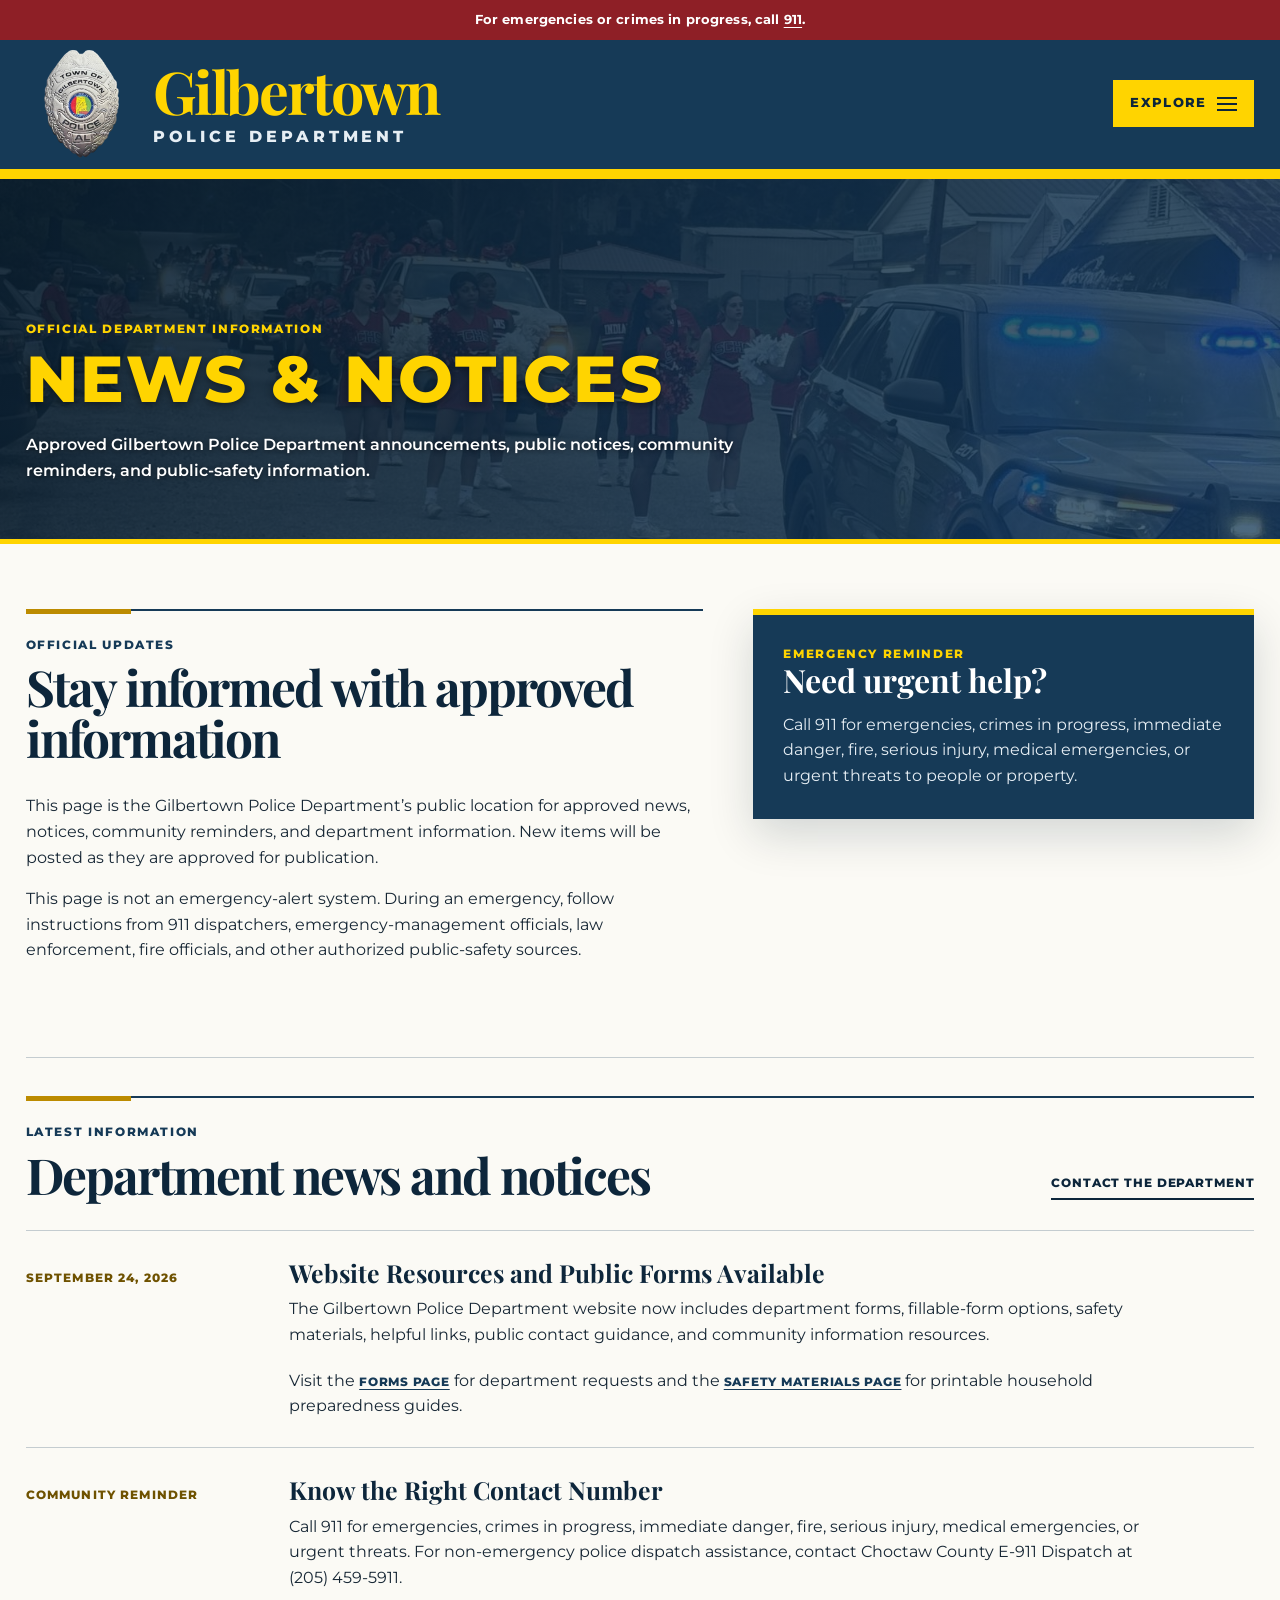
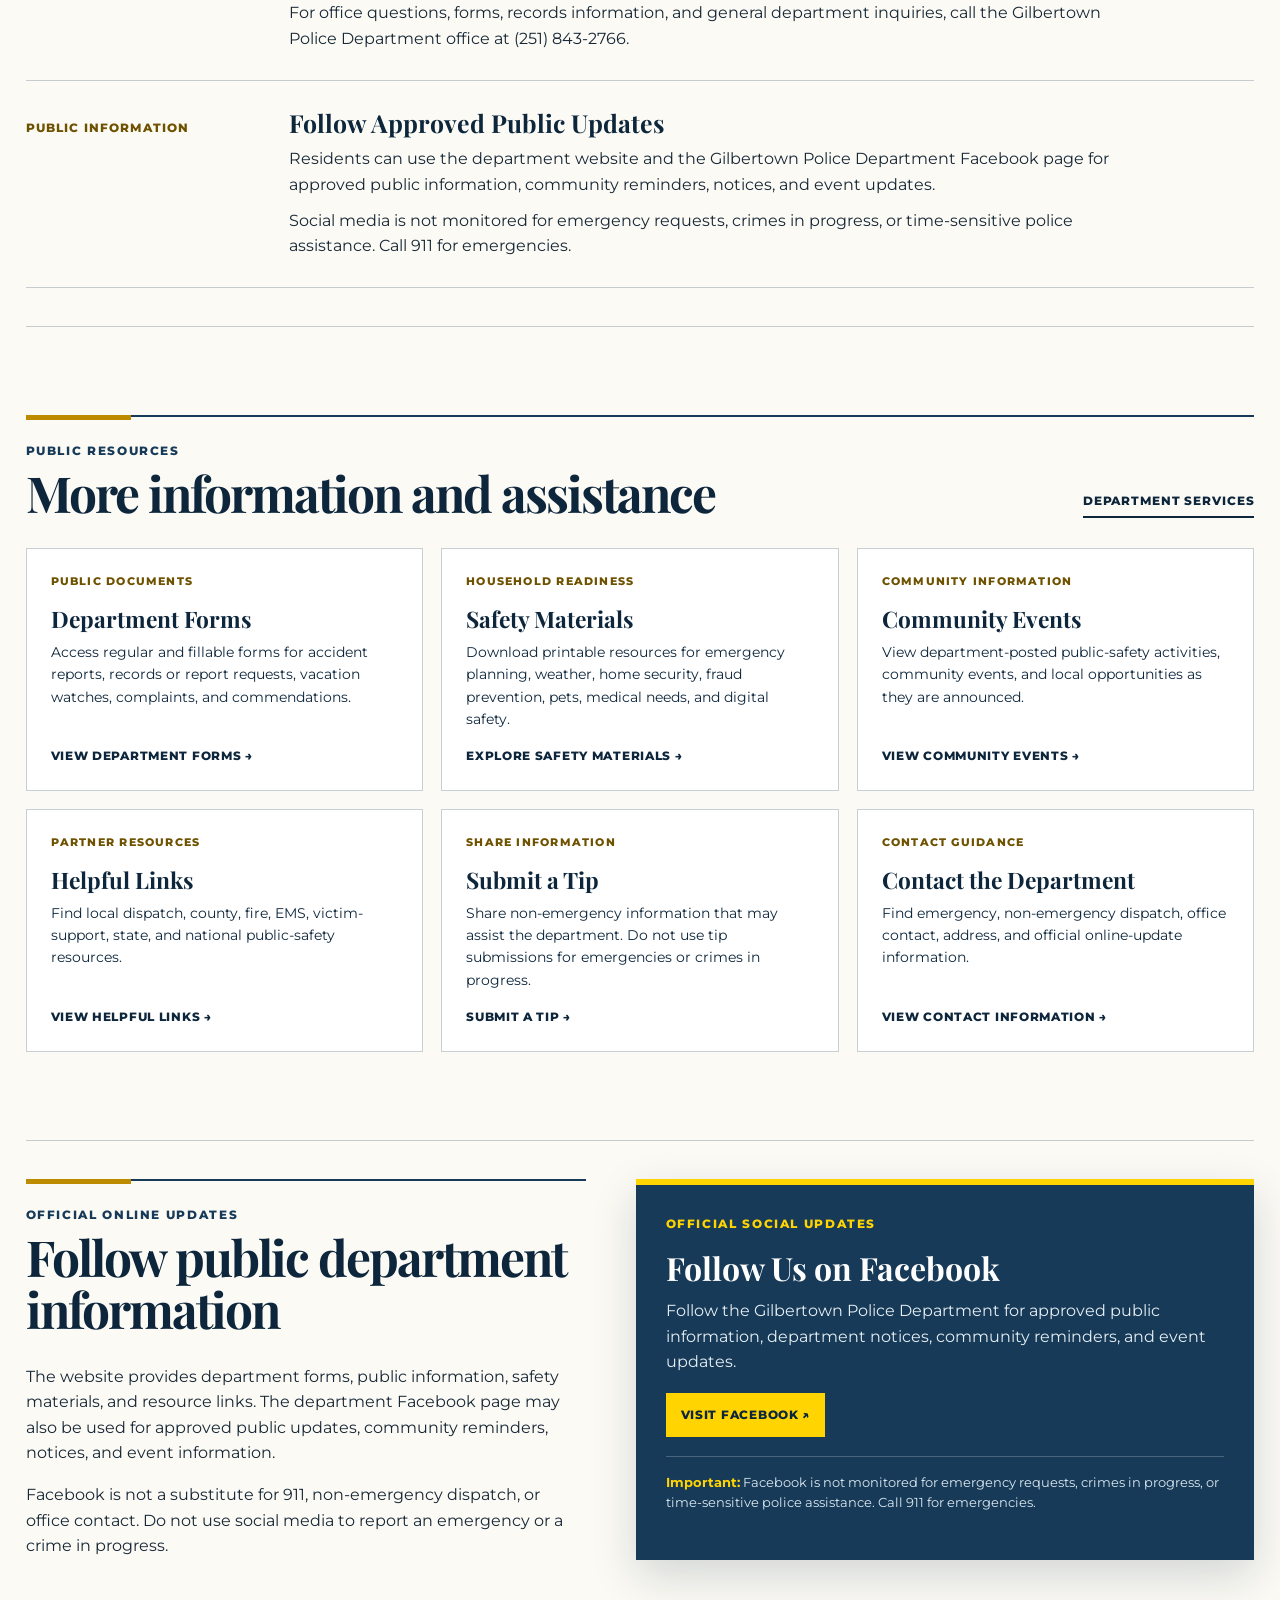
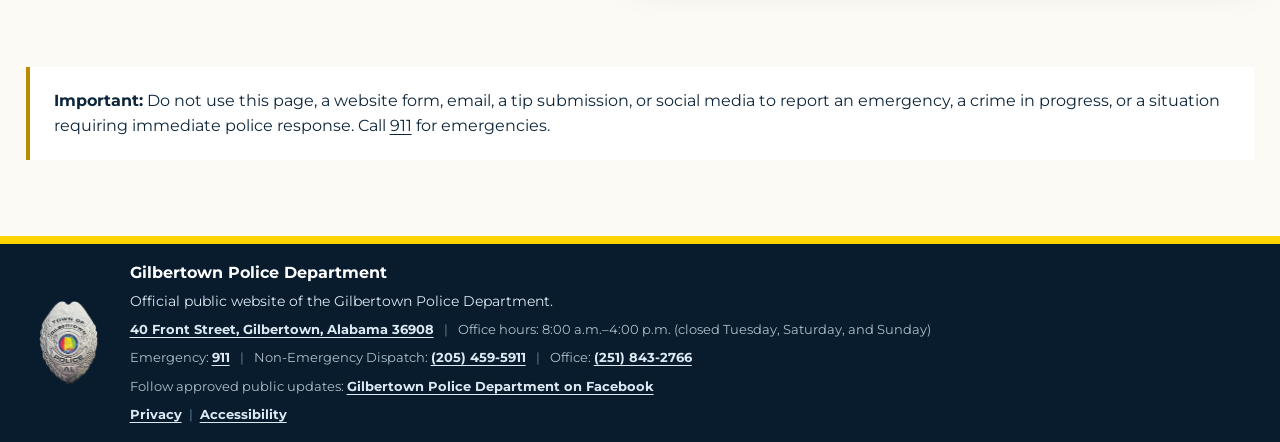
<file: news.html>
<!doctype html>
<html lang="en">
<head>
  <meta charset="utf-8">
  <meta name="viewport" content="width=device-width, initial-scale=1">
  <meta
    name="description"
    content="Official Gilbertown Police Department news, public notices, announcements, and community safety information."
  >
  <title>News & Notices | Gilbertown Police Department</title>
  <link rel="canonical" href="https://www.gilbertownpd.gov/news.html">
  <link rel="icon" href="favicon.ico" sizes="any">
  <link rel="icon" type="image/png" sizes="32x32" href="assets/images/favicon-32.png">
  <link rel="apple-touch-icon" href="assets/images/apple-touch-icon.png">
  <meta name="theme-color" content="#163a57">

  <meta property="og:type" content="website">
  <meta property="og:site_name" content="Gilbertown Police Department">
  <meta property="og:title" content="News &amp; Notices | Gilbertown Police Department">
  <meta property="og:description" content="Official Gilbertown Police Department news, public notices, announcements, and community safety information.">
  <meta property="og:url" content="https://www.gilbertownpd.gov/news.html">
  <meta property="og:image" content="https://www.gilbertownpd.gov/assets/images/share-card.jpg">
  <meta property="og:image:width" content="1200">
  <meta property="og:image:height" content="630">
  <meta property="og:image:alt" content="Gilbertown Police Department badge with the website address gilbertownpd.gov">
  <meta name="twitter:card" content="summary_large_image">

  <link rel="preconnect" href="https://fonts.googleapis.com">
  <link rel="preconnect" href="https://fonts.gstatic.com" crossorigin>
  <link href="https://fonts.googleapis.com/css2?family=Montserrat:wght@400;500;600;700;800&family=Playfair+Display:wght@600;700&display=swap" rel="stylesheet">

  <link rel="stylesheet" href="assets/css/site.css">

  <style>
    body {
      min-width: 0;
      margin: 0;
      color: var(--ink);
      background: var(--ivory);
      font-family: "Montserrat", Arial, Helvetica, sans-serif;
      line-height: 1.6;
    }

    button, a {
      font: inherit;
    }

    .emergency-strip a {
      color: #ffffff;
      text-decoration-thickness: 1px;
      text-underline-offset: 3px;
      transition: color 0.2s ease, text-decoration-color 0.2s ease;
    }

    .page-banner {
      color: #ffffff;
      background: linear-gradient(120deg, rgba(8, 28, 45, 0.9), rgba(22, 58, 87, 0.76)), url("assets/images/carousel-community.jpeg") center / cover;
      border-bottom: 5px solid var(--yellow);
    }

    .page-banner-content {
      min-height: 360px;
      display: flex;
      flex-direction: column;
      justify-content: end;
      padding: 72px 0 55px;
    }

    .page-banner .section-kicker {
      color: var(--yellow);
    }

    .page-banner h1 {
      max-width: 880px;
      margin: 0;
      color: var(--yellow);
      font-size: clamp(2.45rem, 5.1vw, 4.35rem);
      font-weight: 800;
      line-height: 1.02;
      letter-spacing: 0.04em;
      text-shadow: 0 2px 8px rgba(0, 0, 0, 0.48);
      text-transform: uppercase;
    }

    .page-banner p:last-child {
      max-width: 760px;
      margin: 18px 0 0;
      color: #ffffff;
      font-size: 1.03rem;
      font-weight: 600;
      text-shadow: 0 1px 5px rgba(0, 0, 0, 0.55);
    }

    .news-intro {
      display: grid;
      grid-template-columns: minmax(0, 1.15fr) minmax(330px, 0.85fr);
      gap: 50px;
      align-items: start;
      margin-bottom: 78px;
    }

    .news-intro p {
      max-width: 790px;
    }

    .emergency-panel {
      padding: 30px;
      color: #ffffff;
      background: var(--navy);
      border-top: 6px solid var(--yellow);
      box-shadow: var(--shadow);
    }

    .emergency-panel .section-kicker {
      color: var(--yellow);
    }

    .emergency-panel h2 {
      margin: 0 0 15px;
      color: #ffffff;
      font-family: "Playfair Display", Georgia, serif;
      font-size: 2rem;
      line-height: 1.05;
    }

    .emergency-panel p {
      margin: 0;
      color: #e6eef4;
    }

    .news-section {
      margin-bottom: 88px;
      padding: 38px 0;
      border-top: 1px solid var(--line);
      border-bottom: 1px solid var(--line);
    }

    .news-list {
      border-top: 1px solid var(--line);
    }

    .news-item {
      display: grid;
      grid-template-columns: minmax(155px, 0.24fr) minmax(0, 1fr);
      gap: 32px;
      padding: 28px 0;
      border-bottom: 1px solid var(--line);
    }

    .news-date {
      margin: 0;
      color: var(--gold-text);
      font-size: 0.72rem;
      font-weight: 800;
      letter-spacing: 0.1em;
      text-transform: uppercase;
    }

    .news-item h3 {
      margin: 0;
      color: var(--navy-dark);
      font-family: "Playfair Display", Georgia, serif;
      font-size: 1.55rem;
      line-height: 1.12;
    }

    .news-item p {
      margin: 10px 0 0;
      max-width: 860px;
    }

    .news-item a {
      display: inline-block;
      margin-top: 14px;
      color: var(--navy);
      font-size: 0.78rem;
      font-weight: 800;
      letter-spacing: 0.06em;
      text-transform: uppercase;
    }

    .notice-grid {
      display: grid;
      grid-template-columns: repeat(3, 1fr);
      gap: 18px;
      margin-bottom: 88px;
    }

    .notice-card {
      min-height: 230px;
      display: flex;
      flex-direction: column;
      padding: 24px;
      color: var(--navy-dark);
      background: #ffffff;
      border: 1px solid var(--line);
      text-decoration: none;
      transition: background 0.25s ease, color 0.25s ease, transform 0.25s ease;
    }

    .notice-card:hover, .notice-card:focus {
      color: #ffffff;
      background: var(--navy);
      transform: translateY(-4px);
      outline: none;
    }

    .notice-card small {
      color: var(--gold-text);
      font-size: 0.69rem;
      font-weight: 800;
      letter-spacing: 0.11em;
      text-transform: uppercase;
    }

    .notice-card:hover small, .notice-card:focus small {
      color: var(--yellow);
    }

    .notice-card h3 {
      margin: 15px 0 10px;
      font-family: "Playfair Display", Georgia, serif;
      font-size: 1.42rem;
      line-height: 1.1;
    }

    .notice-card p {
      margin: 0;
      color: inherit;
      font-size: 0.9rem;
      line-height: 1.55;
    }

    .notice-card span {
      margin-top: auto;
      padding-top: 17px;
      font-size: 0.73rem;
      font-weight: 800;
      letter-spacing: 0.06em;
      text-transform: uppercase;
    }

    .updates-section {
      display: grid;
      grid-template-columns: minmax(0, 0.95fr) minmax(340px, 1.05fr);
      gap: 50px;
      align-items: start;
      margin-bottom: 54px;
      padding: 38px 0;
      border-top: 1px solid var(--line);
    }

    .updates-section p {
      max-width: 740px;
    }

    .updates-panel {
      padding: 30px;
      color: #ffffff;
      background: var(--navy);
      border-top: 6px solid var(--yellow);
      box-shadow: var(--shadow);
    }

    .updates-panel .section-kicker {
      color: var(--yellow);
    }

    .updates-panel h2 {
      margin: 0 0 13px;
      color: #ffffff;
      font-family: "Playfair Display", Georgia, serif;
      font-size: 2rem;
      line-height: 1.05;
    }

    .updates-panel p {
      margin: 0 0 18px;
      color: #e6eef4;
    }

    .facebook-button {
      display: inline-flex;
      align-items: center;
      justify-content: center;
      min-height: 44px;
      padding: 11px 15px;
      color: var(--navy-dark);
      background: var(--yellow);
      text-decoration: none;
      font-size: 0.76rem;
      font-weight: 800;
      letter-spacing: 0.06em;
      text-transform: uppercase;
      transition: background 0.2s ease, color 0.2s ease, transform 0.2s ease;
    }

    .facebook-button:hover, .facebook-button:focus {
      color: #ffffff;
      background: #315a7d;
      transform: translateY(-2px);
      outline: none;
    }

    .social-note {
      margin-top: 19px !important;
      padding-top: 16px;
      color: #dce8f2 !important;
      border-top: 1px solid rgba(255, 255, 255, 0.22);
      font-size: 0.82rem;
      line-height: 1.5;
    }

    .social-note strong {
      color: var(--yellow);
    }

    .contact-note {
      margin-top: 28px;
      padding: 21px 24px;
      color: var(--navy-dark);
      background: #ffffff;
      border-left: 4px solid var(--yellow-dark);
    }

    .contact-note p {
      margin: 0;
    }

    main a:not(.notice-card):not(.section-link):not(.facebook-button) {
      position: relative;
      text-decoration-thickness: 1px;
      text-underline-offset: 3px;
      transition: color 0.2s ease, text-decoration-color 0.2s ease, opacity 0.2s ease;
    }

    main a:not(.notice-card):not(.section-link):not(.facebook-button):hover,
    main a:not(.notice-card):not(.section-link):not(.facebook-button):focus {
      color: var(--gold-text);
      text-decoration-color: currentColor;
      outline: none;
    }

    .updates-panel a:hover, .updates-panel a:focus {
      color: #ffffff;
      text-decoration-color: var(--yellow);
    }

    @media (max-width: 900px) {
      .wrap {
        width: min(1440px, 94%);
      }

      .menu-grid {
        grid-template-columns: repeat(2, 1fr);
      }

      .news-intro, .updates-section {
        grid-template-columns: 1fr;
        gap: 42px;
      }

      .notice-grid {
        grid-template-columns: repeat(2, 1fr);
      }

      .news-item {
        grid-template-columns: 1fr;
        gap: 8px;
      }
    }

    @media (max-width: 560px) {
      body {
        background: var(--ivory);
      }

      .wrap {
        width: min(1440px, 92%);
      }

      .page-banner-content {
        min-height: 315px;
        padding: 55px 0 42px;
      }

      .page-banner h1 {
        font-size: clamp(2rem, 10vw, 3rem);
      }

      .news-intro, .news-section, .notice-grid {
        margin-bottom: 58px;
      }

      .notice-grid {
        grid-template-columns: 1fr;
      }
    }
  </style>
</head>

<body>
  <div class="emergency-strip">
    For emergencies or crimes in progress, call <a href="tel:911">911</a>.
  </div>

  <header class="site-header">
    <div class="wrap">
      <div class="masthead">
        <a class="brand" href="index.html" aria-label="Gilbertown Police Department home">
          <img class="brand-badge" src="assets/images/badge.png" alt="Gilbertown Police Department badge">

          <span class="brand-text">
            <span class="brand-town">Gilbertown</span>
            <span class="brand-department">Police Department</span>
          </span>
        </a>

        <button
          class="explore-button"
          id="explore-button"
          type="button"
          aria-expanded="false"
          aria-controls="site-menu"
        >
          Explore
          <span class="menu-icon" aria-hidden="true">
            <span></span>
            <span></span>
            <span></span>
          </span>
        </button>
      </div>
    </div>

    <nav class="site-menu" id="site-menu" aria-label="Primary navigation">
      <div class="wrap menu-grid">
        <a href="index.html">Home</a>
        <a href="about.html">About</a>
        <a href="services.html">Services</a>
        <a href="forms.html">Forms</a>
        <a href="news.html" aria-current="page">News &amp; Notices</a>
        <a href="events.html">Community Events</a>
        <a href="links.html">Helpful Links</a>
        <a href="safety-materials.html">Safety Materials</a>
        <a href="tips.html">Submit a Tip</a>
        <a href="contact.html">Contact</a>
      </div>
    </nav>
  </header>

  <section class="page-banner" aria-labelledby="page-title">
    <div class="wrap page-banner-content">
      <p class="section-kicker">Official Department Information</p>
      <h1 id="page-title">News &amp; Notices</h1>
      <p>
        Approved Gilbertown Police Department announcements, public notices,
        community reminders, and public-safety information.
      </p>
    </div>
  </section>

  <main class="wrap">
    <section class="news-intro" aria-labelledby="news-intro-heading">
      <div>
        <div class="section-rule">
          <p class="section-kicker">Official Updates</p>
          <h2 class="section-title" id="news-intro-heading">
            Stay informed with approved information
          </h2>
        </div>

        <p>
          This page is the Gilbertown Police Department’s public location for
          approved news, notices, community reminders, and department
          information. New items will be posted as they are approved for
          publication.
        </p>

        <p>
          This page is not an emergency-alert system. During an emergency,
          follow instructions from 911 dispatchers, emergency-management
          officials, law enforcement, fire officials, and other authorized
          public-safety sources.
        </p>
      </div>

      <aside class="emergency-panel">
        <p class="section-kicker">Emergency Reminder</p>
        <h2>Need urgent help?</h2>
        <p>
          Call 911 for emergencies, crimes in progress, immediate danger, fire,
          serious injury, medical emergencies, or urgent threats to people or
          property.
        </p>
      </aside>
    </section>

    <section class="news-section" aria-labelledby="latest-news-heading">
      <div class="section-rule">
        <div class="section-heading">
          <div>
            <p class="section-kicker">Latest Information</p>
            <h2 class="section-title" id="latest-news-heading">
              Department news and notices
            </h2>
          </div>

          <a class="section-link" href="contact.html">Contact the department</a>
        </div>
      </div>

      <div class="news-list">
        <article class="news-item">
          <p class="news-date">September 24, 2026</p>
          <div>
            <h3>Website Resources and Public Forms Available</h3>
            <p>
              The Gilbertown Police Department website now includes department
              forms, fillable-form options, safety materials, helpful links,
              public contact guidance, and community information resources.
            </p>
            <p>
              Visit the <a href="forms.html">Forms page</a> for department
              requests and the <a href="safety-materials.html">Safety Materials
              page</a> for printable household preparedness guides.
            </p>
          </div>
        </article>

        <article class="news-item">
          <p class="news-date">Community Reminder</p>
          <div>
            <h3>Know the Right Contact Number</h3>
            <p>
              Call 911 for emergencies, crimes in progress, immediate danger,
              fire, serious injury, medical emergencies, or urgent threats.
              For non-emergency police dispatch assistance, contact Choctaw
              County E-911 Dispatch at (205) 459-5911.
            </p>
            <p>
              For office questions, forms, records information, and general
              department inquiries, call the Gilbertown Police Department office
              at (251) 843-2766.
            </p>
          </div>
        </article>

        <article class="news-item">
          <p class="news-date">Public Information</p>
          <div>
            <h3>Follow Approved Public Updates</h3>
            <p>
              Residents can use the department website and the Gilbertown Police
              Department Facebook page for approved public information,
              community reminders, notices, and event updates.
            </p>
            <p>
              Social media is not monitored for emergency requests, crimes in
              progress, or time-sensitive police assistance. Call 911 for
              emergencies.
            </p>
          </div>
        </article>
      </div>
    </section>

    <section aria-labelledby="notice-resources-heading">
      <div class="section-rule">
        <div class="section-heading">
          <div>
            <p class="section-kicker">Public Resources</p>
            <h2 class="section-title" id="notice-resources-heading">
              More information and assistance
            </h2>
          </div>

          <a class="section-link" href="services.html">Department services</a>
        </div>
      </div>

      <div class="notice-grid">
        <a class="notice-card" href="forms.html">
          <small>Public Documents</small>
          <h3>Department Forms</h3>
          <p>
            Access regular and fillable forms for accident reports, records or
            report requests, vacation watches, complaints, and commendations.
          </p>
          <span>View department forms &#8594;</span>
        </a>

        <a class="notice-card" href="safety-materials.html">
          <small>Household Readiness</small>
          <h3>Safety Materials</h3>
          <p>
            Download printable resources for emergency planning, weather, home
            security, fraud prevention, pets, medical needs, and digital safety.
          </p>
          <span>Explore safety materials &#8594;</span>
        </a>

        <a class="notice-card" href="events.html">
          <small>Community Information</small>
          <h3>Community Events</h3>
          <p>
            View department-posted public-safety activities, community events,
            and local opportunities as they are announced.
          </p>
          <span>View community events &#8594;</span>
        </a>

        <a class="notice-card" href="links.html">
          <small>Partner Resources</small>
          <h3>Helpful Links</h3>
          <p>
            Find local dispatch, county, fire, EMS, victim-support, state, and
            national public-safety resources.
          </p>
          <span>View helpful links &#8594;</span>
        </a>

        <a class="notice-card" href="tips.html">
          <small>Share Information</small>
          <h3>Submit a Tip</h3>
          <p>
            Share non-emergency information that may assist the department. Do
            not use tip submissions for emergencies or crimes in progress.
          </p>
          <span>Submit a tip &#8594;</span>
        </a>

        <a class="notice-card" href="contact.html">
          <small>Contact Guidance</small>
          <h3>Contact the Department</h3>
          <p>
            Find emergency, non-emergency dispatch, office contact, address,
            and official online-update information.
          </p>
          <span>View contact information &#8594;</span>
        </a>
      </div>
    </section>

    <section class="updates-section" aria-labelledby="updates-heading">
      <div>
        <div class="section-rule">
          <p class="section-kicker">Official Online Updates</p>
          <h2 class="section-title" id="updates-heading">
            Follow public department information
          </h2>
        </div>

        <p>
          The website provides department forms, public information, safety
          materials, and resource links. The department Facebook page may also
          be used for approved public updates, community reminders, notices,
          and event information.
        </p>

        <p>
          Facebook is not a substitute for 911, non-emergency dispatch, or
          office contact. Do not use social media to report an emergency or a
          crime in progress.
        </p>
      </div>

      <aside class="updates-panel">
        <p class="section-kicker">Official Social Updates</p>
        <h2>Follow Us on Facebook</h2>
        <p>
          Follow the Gilbertown Police Department for approved public
          information, department notices, community reminders, and event
          updates.
        </p>

        <a
          class="facebook-button"
          href="https://www.facebook.com/profile.php?id=61558416355452"
          target="_blank"
          rel="noopener noreferrer"
        >
          Visit Facebook &#8599;
        </a>

        <p class="social-note">
          <strong>Important:</strong> Facebook is not monitored for emergency
          requests, crimes in progress, or time-sensitive police assistance.
          Call 911 for emergencies.
        </p>
      </aside>
    </section>

    <section class="contact-note">
      <p>
        <strong>Important:</strong> Do not use this page, a website form, email,
        a tip submission, or social media to report an emergency, a crime in
        progress, or a situation requiring immediate police response. Call
        <a href="tel:911">911</a> for emergencies.
      </p>
    </section>
  </main>

  <nav class="call-bar" aria-label="Call the department">
    <a href="tel:+12518432766" aria-label="Call the department office at (251) 843-2766"><span>Call Office</span>(251) 843-2766</a>
    <a href="tel:+12054595911" aria-label="Call Choctaw County non-emergency dispatch at (205) 459-5911"><span>Non-Emergency</span>(205) 459-5911</a>
  </nav>

  <footer>
    <div class="wrap footer-content">
      <img class="footer-badge" src="assets/images/badge.png" alt="Gilbertown Police Department badge">

      <div>
        <p><strong>Gilbertown Police Department</strong></p>
        <p class="small">Official public website of the Gilbertown Police Department.</p>
        <p class="footer-contacts">
          <a href="https://maps.google.com/?q=40+Front+Street,+Gilbertown,+AL+36908" target="_blank" rel="noopener noreferrer">40 Front Street, Gilbertown, Alabama 36908</a>
          <span class="sep" aria-hidden="true">|</span>
          Office hours: 8:00 a.m.–4:00 p.m. (closed Tuesday, Saturday, and Sunday)
        </p>
        <p class="footer-contacts">
          Emergency: <a href="tel:911">911</a>
          <span class="sep" aria-hidden="true">|</span>
          Non-Emergency Dispatch:
          <a href="tel:+12054595911">(205) 459-5911</a>
          <span class="sep" aria-hidden="true">|</span>
          Office:
          <a href="tel:+12518432766">(251) 843-2766</a>
        </p>
        <p class="footer-contacts">
          Follow approved public updates:
          <a
            href="https://www.facebook.com/profile.php?id=61558416355452"
            target="_blank"
            rel="noopener noreferrer"
          >
            Gilbertown Police Department on Facebook
          </a>
        </p>
        <p class="footer-contacts footer-legal">
          <a href="privacy.html">Privacy</a><span class="sep" aria-hidden="true">|</span><a href="accessibility.html">Accessibility</a>
        </p>
      </div>
    </div>
  </footer>

  <script src="assets/js/site.js"></script>
</body>
</html>
</file>
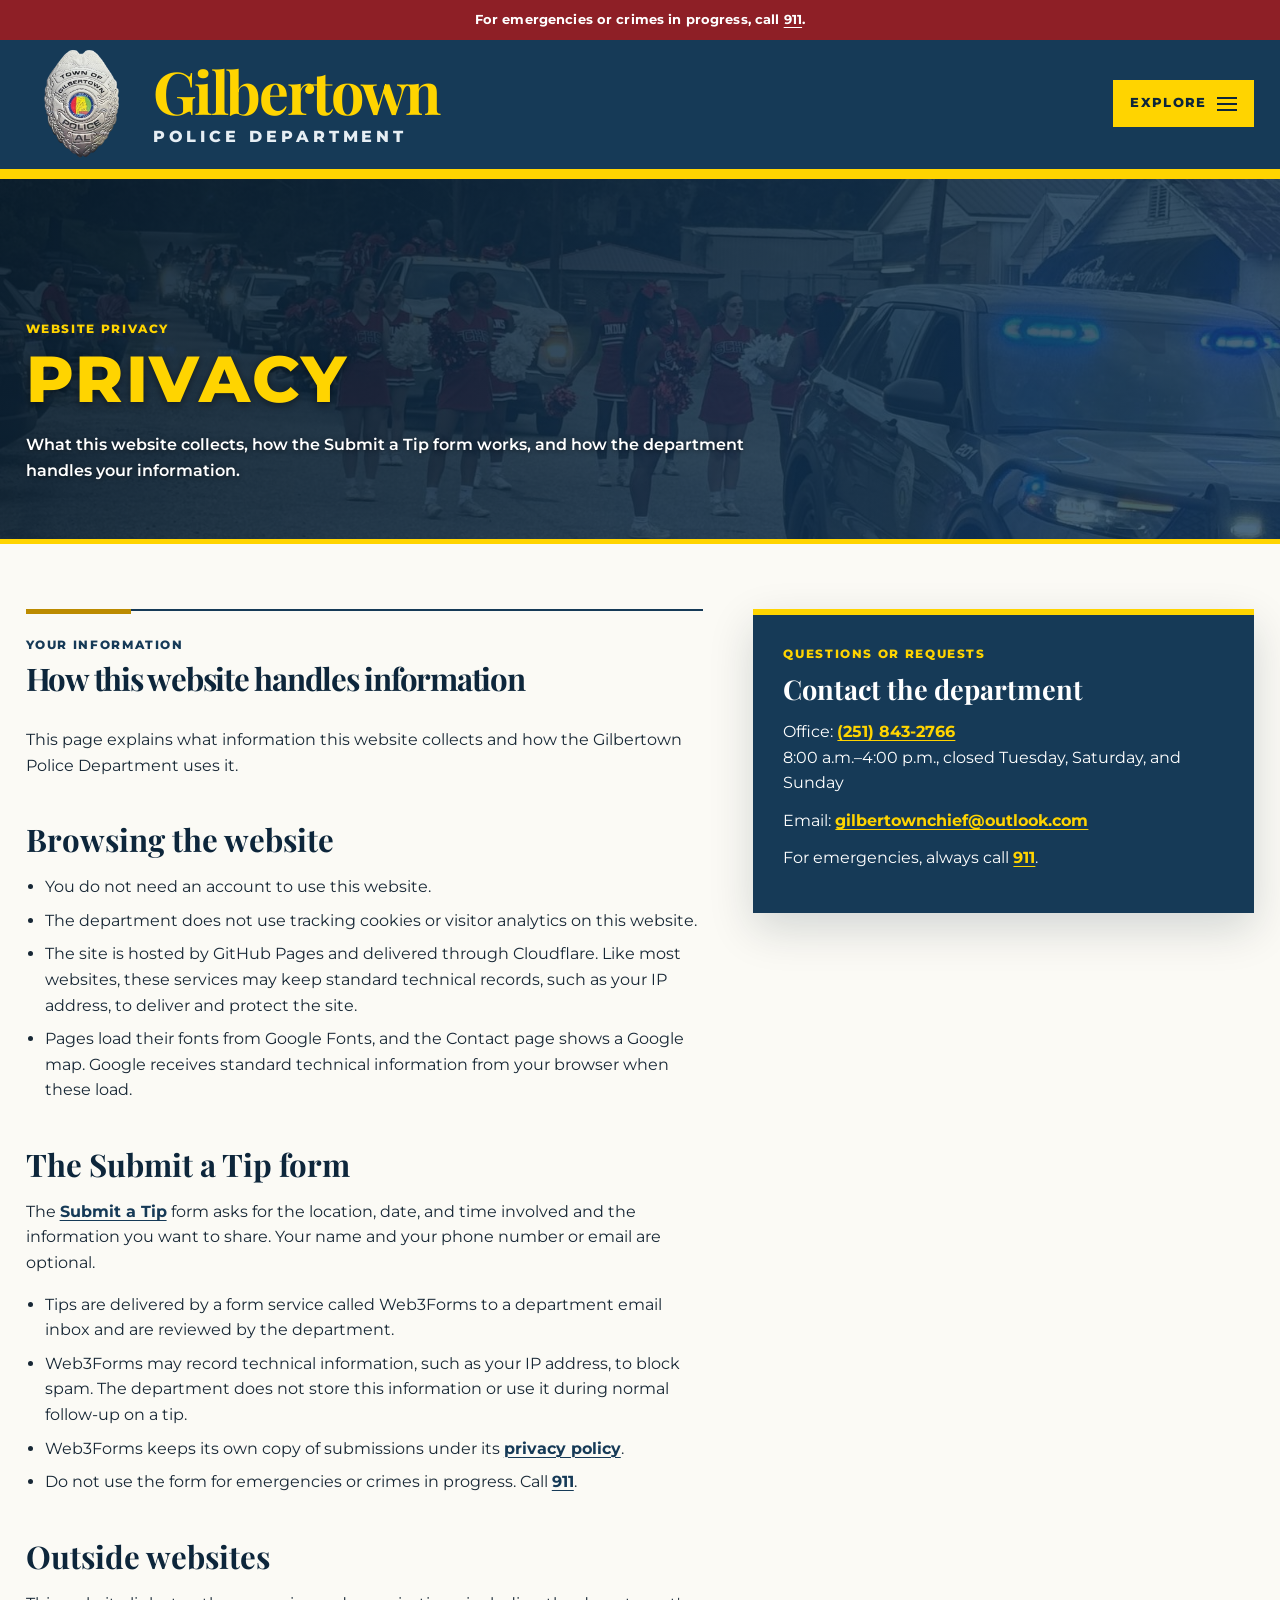
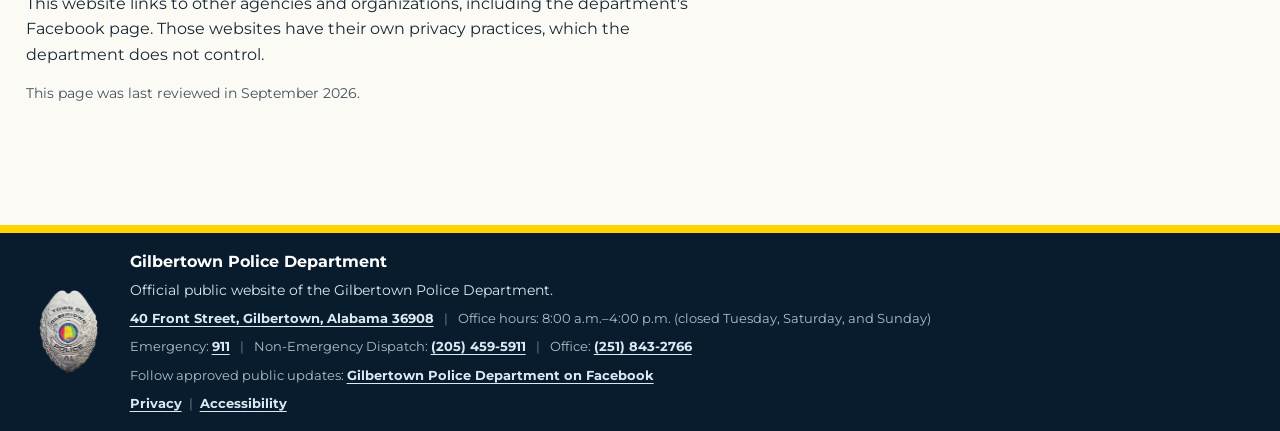
<file: privacy.html>
<!doctype html>
<html lang="en">
<head>
  <meta charset="utf-8">
  <meta name="viewport" content="width=device-width, initial-scale=1">
  <meta
    name="description"
    content="How the Gilbertown Police Department website handles information, including the Submit a Tip form."
  >
  <title>Privacy | Gilbertown Police Department</title>
  <link rel="canonical" href="https://www.gilbertownpd.gov/privacy.html">
  <link rel="icon" href="favicon.ico" sizes="any">
  <link rel="icon" type="image/png" sizes="32x32" href="assets/images/favicon-32.png">
  <link rel="apple-touch-icon" href="assets/images/apple-touch-icon.png">
  <meta name="theme-color" content="#163a57">

  <meta property="og:type" content="website">
  <meta property="og:site_name" content="Gilbertown Police Department">
  <meta property="og:title" content="Privacy | Gilbertown Police Department">
  <meta property="og:description" content="How the Gilbertown Police Department website handles information, including the Submit a Tip form.">
  <meta property="og:url" content="https://www.gilbertownpd.gov/privacy.html">
  <meta property="og:image" content="https://www.gilbertownpd.gov/assets/images/share-card.jpg">
  <meta property="og:image:width" content="1200">
  <meta property="og:image:height" content="630">
  <meta property="og:image:alt" content="Gilbertown Police Department badge with the website address gilbertownpd.gov">
  <meta name="twitter:card" content="summary_large_image">

  <link rel="preconnect" href="https://fonts.googleapis.com">
  <link rel="preconnect" href="https://fonts.gstatic.com" crossorigin>
  <link href="https://fonts.googleapis.com/css2?family=Montserrat:wght@400;500;600;700;800&family=Playfair+Display:wght@600;700&display=swap" rel="stylesheet">

  <link rel="stylesheet" href="assets/css/site.css">

  <style>
    body {
      min-width: 0;
      margin: 0;
      color: var(--ink);
      background: var(--ivory);
      font-family: "Montserrat", Arial, Helvetica, sans-serif;
      line-height: 1.6;
    }

    button, a {
      font: inherit;
    }

    .emergency-strip a {
      color: #ffffff;
      text-decoration-thickness: 1px;
      text-underline-offset: 3px;
      transition: color 0.2s ease, text-decoration-color 0.2s ease;
    }

    .page-banner {
      color: #ffffff;
      background: linear-gradient(120deg, rgba(8, 28, 45, 0.9), rgba(22, 58, 87, 0.76)), url("assets/images/carousel-community.jpeg") center / cover;
      border-bottom: 5px solid var(--yellow);
    }

    .page-banner-content {
      min-height: 360px;
      display: flex;
      flex-direction: column;
      justify-content: end;
      padding: 72px 0 55px;
    }

    .page-banner .section-kicker {
      color: var(--yellow);
    }

    .page-banner h1 {
      max-width: 880px;
      margin: 0;
      color: var(--yellow);
      font-size: clamp(2.45rem, 5.1vw, 4.35rem);
      font-weight: 800;
      line-height: 1.02;
      letter-spacing: 0.04em;
      text-shadow: 0 2px 8px rgba(0, 0, 0, 0.48);
      text-transform: uppercase;
    }

    .page-banner p:last-child {
      max-width: 760px;
      margin: 18px 0 0;
      color: #ffffff;
      font-size: 1.03rem;
      font-weight: 600;
      text-shadow: 0 1px 5px rgba(0, 0, 0, 0.55);
    }

    .news-intro {
      display: grid;
      grid-template-columns: minmax(0, 1.15fr) minmax(330px, 0.85fr);
      gap: 50px;
      align-items: start;
      margin-bottom: 78px;
    }

    .news-intro p {
      max-width: 790px;
    }

    .emergency-panel {
      padding: 30px;
      color: #ffffff;
      background: var(--navy);
      border-top: 6px solid var(--yellow);
      box-shadow: var(--shadow);
    }

    .emergency-panel .section-kicker {
      color: var(--yellow);
    }

    .emergency-panel h2 {
      margin: 0 0 15px;
      color: #ffffff;
      font-family: "Playfair Display", Georgia, serif;
      font-size: 2rem;
      line-height: 1.05;
    }

    .emergency-panel p {
      margin: 0;
      color: #e6eef4;
    }

    .news-section {
      margin-bottom: 88px;
      padding: 38px 0;
      border-top: 1px solid var(--line);
      border-bottom: 1px solid var(--line);
    }

    .news-list {
      border-top: 1px solid var(--line);
    }

    .news-item {
      display: grid;
      grid-template-columns: minmax(155px, 0.24fr) minmax(0, 1fr);
      gap: 32px;
      padding: 28px 0;
      border-bottom: 1px solid var(--line);
    }

    .news-date {
      margin: 0;
      color: var(--gold-text);
      font-size: 0.72rem;
      font-weight: 800;
      letter-spacing: 0.1em;
      text-transform: uppercase;
    }

    .news-item h3 {
      margin: 0;
      color: var(--navy-dark);
      font-family: "Playfair Display", Georgia, serif;
      font-size: 1.55rem;
      line-height: 1.12;
    }

    .news-item p {
      margin: 10px 0 0;
      max-width: 860px;
    }

    .news-item a {
      display: inline-block;
      margin-top: 14px;
      color: var(--navy);
      font-size: 0.78rem;
      font-weight: 800;
      letter-spacing: 0.06em;
      text-transform: uppercase;
    }

    .notice-grid {
      display: grid;
      grid-template-columns: repeat(3, 1fr);
      gap: 18px;
      margin-bottom: 88px;
    }

    .notice-card {
      min-height: 230px;
      display: flex;
      flex-direction: column;
      padding: 24px;
      color: var(--navy-dark);
      background: #ffffff;
      border: 1px solid var(--line);
      text-decoration: none;
      transition: background 0.25s ease, color 0.25s ease, transform 0.25s ease;
    }

    .notice-card:hover, .notice-card:focus {
      color: #ffffff;
      background: var(--navy);
      transform: translateY(-4px);
      outline: none;
    }

    .notice-card small {
      color: var(--gold-text);
      font-size: 0.69rem;
      font-weight: 800;
      letter-spacing: 0.11em;
      text-transform: uppercase;
    }

    .notice-card:hover small, .notice-card:focus small {
      color: var(--yellow);
    }

    .notice-card h3 {
      margin: 15px 0 10px;
      font-family: "Playfair Display", Georgia, serif;
      font-size: 1.42rem;
      line-height: 1.1;
    }

    .notice-card p {
      margin: 0;
      color: inherit;
      font-size: 0.9rem;
      line-height: 1.55;
    }

    .notice-card span {
      margin-top: auto;
      padding-top: 17px;
      font-size: 0.73rem;
      font-weight: 800;
      letter-spacing: 0.06em;
      text-transform: uppercase;
    }

    .updates-section {
      display: grid;
      grid-template-columns: minmax(0, 0.95fr) minmax(340px, 1.05fr);
      gap: 50px;
      align-items: start;
      margin-bottom: 54px;
      padding: 38px 0;
      border-top: 1px solid var(--line);
    }

    .updates-section p {
      max-width: 740px;
    }

    .updates-panel {
      padding: 30px;
      color: #ffffff;
      background: var(--navy);
      border-top: 6px solid var(--yellow);
      box-shadow: var(--shadow);
    }

    .updates-panel .section-kicker {
      color: var(--yellow);
    }

    .updates-panel h2 {
      margin: 0 0 13px;
      color: #ffffff;
      font-family: "Playfair Display", Georgia, serif;
      font-size: 2rem;
      line-height: 1.05;
    }

    .updates-panel p {
      margin: 0 0 18px;
      color: #e6eef4;
    }

    .facebook-button {
      display: inline-flex;
      align-items: center;
      justify-content: center;
      min-height: 44px;
      padding: 11px 15px;
      color: var(--navy-dark);
      background: var(--yellow);
      text-decoration: none;
      font-size: 0.76rem;
      font-weight: 800;
      letter-spacing: 0.06em;
      text-transform: uppercase;
      transition: background 0.2s ease, color 0.2s ease, transform 0.2s ease;
    }

    .facebook-button:hover, .facebook-button:focus {
      color: #ffffff;
      background: #315a7d;
      transform: translateY(-2px);
      outline: none;
    }

    .social-note {
      margin-top: 19px !important;
      padding-top: 16px;
      color: #dce8f2 !important;
      border-top: 1px solid rgba(255, 255, 255, 0.22);
      font-size: 0.82rem;
      line-height: 1.5;
    }

    .social-note strong {
      color: var(--yellow);
    }

    .contact-note {
      margin-top: 28px;
      padding: 21px 24px;
      color: var(--navy-dark);
      background: #ffffff;
      border-left: 4px solid var(--yellow-dark);
    }

    .contact-note p {
      margin: 0;
    }

    main a:not(.notice-card):not(.section-link):not(.facebook-button) {
      position: relative;
      text-decoration-thickness: 1px;
      text-underline-offset: 3px;
      transition: color 0.2s ease, text-decoration-color 0.2s ease, opacity 0.2s ease;
    }

    main a:not(.notice-card):not(.section-link):not(.facebook-button):hover,
    main a:not(.notice-card):not(.section-link):not(.facebook-button):focus {
      color: var(--gold-text);
      text-decoration-color: currentColor;
      outline: none;
    }

    .updates-panel a:hover, .updates-panel a:focus {
      color: #ffffff;
      text-decoration-color: var(--yellow);
    }

    @media (max-width: 900px) {
      .wrap {
        width: min(1440px, 94%);
      }

      .menu-grid {
        grid-template-columns: repeat(2, 1fr);
      }

      .news-intro, .updates-section {
        grid-template-columns: 1fr;
        gap: 42px;
      }

      .notice-grid {
        grid-template-columns: repeat(2, 1fr);
      }

      .news-item {
        grid-template-columns: 1fr;
        gap: 8px;
      }
    }

    @media (max-width: 560px) {
      body {
        background: var(--ivory);
      }

      .wrap {
        width: min(1440px, 92%);
      }

      .page-banner-content {
        min-height: 315px;
        padding: 55px 0 42px;
      }

      .page-banner h1 {
        font-size: clamp(2rem, 10vw, 3rem);
      }

      .news-intro, .news-section, .notice-grid {
        margin-bottom: 58px;
      }

      .notice-grid {
        grid-template-columns: 1fr;
      }
    }

    .policy-layout {
      display: grid;
      grid-template-columns: minmax(0, 1.15fr) minmax(300px, 0.85fr);
      gap: 50px;
      align-items: start;
    }

    .policy-body section {
      margin-bottom: 44px;
    }

    .policy-body h2 {
      margin: 0 0 12px;
      color: var(--navy-dark);
      font-family: "Playfair Display", Georgia, serif;
      font-size: clamp(1.5rem, 2.6vw, 1.95rem);
      line-height: 1.15;
    }

    .policy-body p, .policy-body li {
      max-width: 760px;
    }

    .policy-body ul {
      padding-left: 1.2em;
    }

    .policy-body li {
      margin-bottom: 8px;
    }

    .policy-body a {
      color: var(--navy);
      font-weight: 700;
      text-underline-offset: 3px;
    }

    .policy-body a:hover, .policy-body a:focus {
      color: var(--gold-text);
    }

    .policy-panel {
      position: sticky;
      top: 24px;
      padding: 30px;
      color: #ffffff;
      background: var(--navy);
      border-top: 6px solid var(--yellow);
      box-shadow: var(--shadow);
    }

    .policy-panel .section-kicker {
      color: var(--yellow);
    }

    .policy-panel h2 {
      margin: 0 0 14px;
      font-family: "Playfair Display", Georgia, serif;
      font-size: 1.7rem;
      line-height: 1.1;
    }

    .policy-panel p {
      margin: 0 0 12px;
    }

    .policy-panel a {
      color: var(--yellow);
      font-weight: 700;
      text-underline-offset: 3px;
      overflow-wrap: anywhere;
    }

    .policy-panel a:hover, .policy-panel a:focus {
      color: #ffffff;
    }

    .policy-updated {
      margin-top: 8px;
      color: var(--muted);
      font-size: 0.85rem;
    }

    @media (max-width: 900px) {
      .policy-layout {
        grid-template-columns: 1fr;
        gap: 36px;
      }

      .policy-panel {
        position: static;
      }
    }
  </style>
</head>

<body>
  <div class="emergency-strip">
    For emergencies or crimes in progress, call <a href="tel:911">911</a>.
  </div>

  <header class="site-header">
    <div class="wrap">
      <div class="masthead">
        <a class="brand" href="index.html" aria-label="Gilbertown Police Department home">
          <img class="brand-badge" src="assets/images/badge.png" alt="Gilbertown Police Department badge">

          <span class="brand-text">
            <span class="brand-town">Gilbertown</span>
            <span class="brand-department">Police Department</span>
          </span>
        </a>

        <button
          class="explore-button"
          id="explore-button"
          type="button"
          aria-expanded="false"
          aria-controls="site-menu"
        >
          Explore
          <span class="menu-icon" aria-hidden="true">
            <span></span>
            <span></span>
            <span></span>
          </span>
        </button>
      </div>
    </div>

    <nav class="site-menu" id="site-menu" aria-label="Primary navigation">
      <div class="wrap menu-grid">
        <a href="index.html">Home</a>
        <a href="about.html">About</a>
        <a href="services.html">Services</a>
        <a href="forms.html">Forms</a>
        <a href="news.html">News &amp; Notices</a>
        <a href="events.html">Community Events</a>
        <a href="links.html">Helpful Links</a>
        <a href="safety-materials.html">Safety Materials</a>
        <a href="tips.html">Submit a Tip</a>
        <a href="contact.html">Contact</a>
      </div>
    </nav>
  </header>

  <section class="page-banner" aria-labelledby="page-title">
    <div class="wrap page-banner-content">
      <p class="section-kicker">Website Privacy</p>
      <h1 id="page-title">Privacy</h1>
      <p>
        What this website collects, how the Submit a Tip form works, and how the department handles your information.
      </p>
    </div>
  </section>

  <main class="wrap">
    <div class="policy-layout">
      <div class="policy-body">
        <section aria-labelledby="priv-overview">
          <div class="section-rule">
            <p class="section-kicker">Your Information</p>
            <h2 class="section-title" id="priv-overview">How this website handles information</h2>
          </div>
          <p>
            This page explains what information this website collects and how
            the Gilbertown Police Department uses it.
          </p>
        </section>

        <section aria-labelledby="priv-browsing">
          <h2 id="priv-browsing">Browsing the website</h2>
          <ul>
            <li>You do not need an account to use this website.</li>
            <li>The department does not use tracking cookies or visitor analytics on this website.</li>
            <li>
              The site is hosted by GitHub Pages and delivered through Cloudflare. Like
              most websites, these services may keep standard technical records, such
              as your IP address, to deliver and protect the site.
            </li>
            <li>
              Pages load their fonts from Google Fonts, and the Contact page shows a
              Google map. Google receives standard technical information from your
              browser when these load.
            </li>
          </ul>
        </section>

        <section aria-labelledby="priv-tips">
          <h2 id="priv-tips">The Submit a Tip form</h2>
          <p>
            The <a href="tips.html">Submit a Tip</a> form asks for the location,
            date, and time involved and the information you want to share. Your
            name and your phone number or email are optional.
          </p>
          <ul>
            <li>
              Tips are delivered by a form service called Web3Forms to a department
              email inbox and are reviewed by the department.
            </li>
            <li>
              Web3Forms may record technical information, such as your IP address, to
              block spam. The department does not store this information or use it
              during normal follow-up on a tip.
            </li>
            <li>
              Web3Forms keeps its own copy of submissions under its
              <a href="https://web3forms.com/privacy" target="_blank" rel="noopener noreferrer">privacy policy</a>.
            </li>
            <li>
              Do not use the form for emergencies or crimes in progress. Call
              <a href="tel:911">911</a>.
            </li>
          </ul>
        </section>

        <section aria-labelledby="priv-links">
          <h2 id="priv-links">Outside websites</h2>
          <p>
            This website links to other agencies and organizations, including the
            department's Facebook page. Those websites have their own privacy
            practices, which the department does not control.
          </p>
          <p class="policy-updated">This page was last reviewed in September 2026.</p>
        </section>
      </div>

      <aside class="policy-panel" aria-labelledby="panel-heading">
        <p class="section-kicker">Questions or Requests</p>
        <h2 id="panel-heading">Contact the department</h2>
        <p>Office: <a href="tel:+12518432766">(251) 843-2766</a><br>
        8:00 a.m.–4:00 p.m., closed Tuesday, Saturday, and Sunday</p>
        <p>Email: <a href="mailto:gilbertownchief@outlook.com">gilbertownchief@outlook.com</a></p>
        <p>For emergencies, always call <a href="tel:911">911</a>.</p>
      </aside>
    </div>
  </main>

  <nav class="call-bar" aria-label="Call the department">
    <a href="tel:+12518432766" aria-label="Call the department office at (251) 843-2766"><span>Call Office</span>(251) 843-2766</a>
    <a href="tel:+12054595911" aria-label="Call Choctaw County non-emergency dispatch at (205) 459-5911"><span>Non-Emergency</span>(205) 459-5911</a>
  </nav>

  <footer>
    <div class="wrap footer-content">
      <img class="footer-badge" src="assets/images/badge.png" alt="Gilbertown Police Department badge">

      <div>
        <p><strong>Gilbertown Police Department</strong></p>
        <p class="small">Official public website of the Gilbertown Police Department.</p>
        <p class="footer-contacts">
          <a href="https://maps.google.com/?q=40+Front+Street,+Gilbertown,+AL+36908" target="_blank" rel="noopener noreferrer">40 Front Street, Gilbertown, Alabama 36908</a>
          <span class="sep" aria-hidden="true">|</span>
          Office hours: 8:00 a.m.–4:00 p.m. (closed Tuesday, Saturday, and Sunday)
        </p>
        <p class="footer-contacts">
          Emergency: <a href="tel:911">911</a>
          <span class="sep" aria-hidden="true">|</span>
          Non-Emergency Dispatch:
          <a href="tel:+12054595911">(205) 459-5911</a>
          <span class="sep" aria-hidden="true">|</span>
          Office:
          <a href="tel:+12518432766">(251) 843-2766</a>
        </p>
        <p class="footer-contacts">
          Follow approved public updates:
          <a
            href="https://www.facebook.com/profile.php?id=61558416355452"
            target="_blank"
            rel="noopener noreferrer"
          >
            Gilbertown Police Department on Facebook
          </a>
        </p>
        <p class="footer-contacts footer-legal">
          <a href="privacy.html" aria-current="page">Privacy</a><span class="sep" aria-hidden="true">|</span><a href="accessibility.html">Accessibility</a>
        </p>
      </div>
    </div>
  </footer>

  <script src="assets/js/site.js"></script>
</body>
</html>
</file>
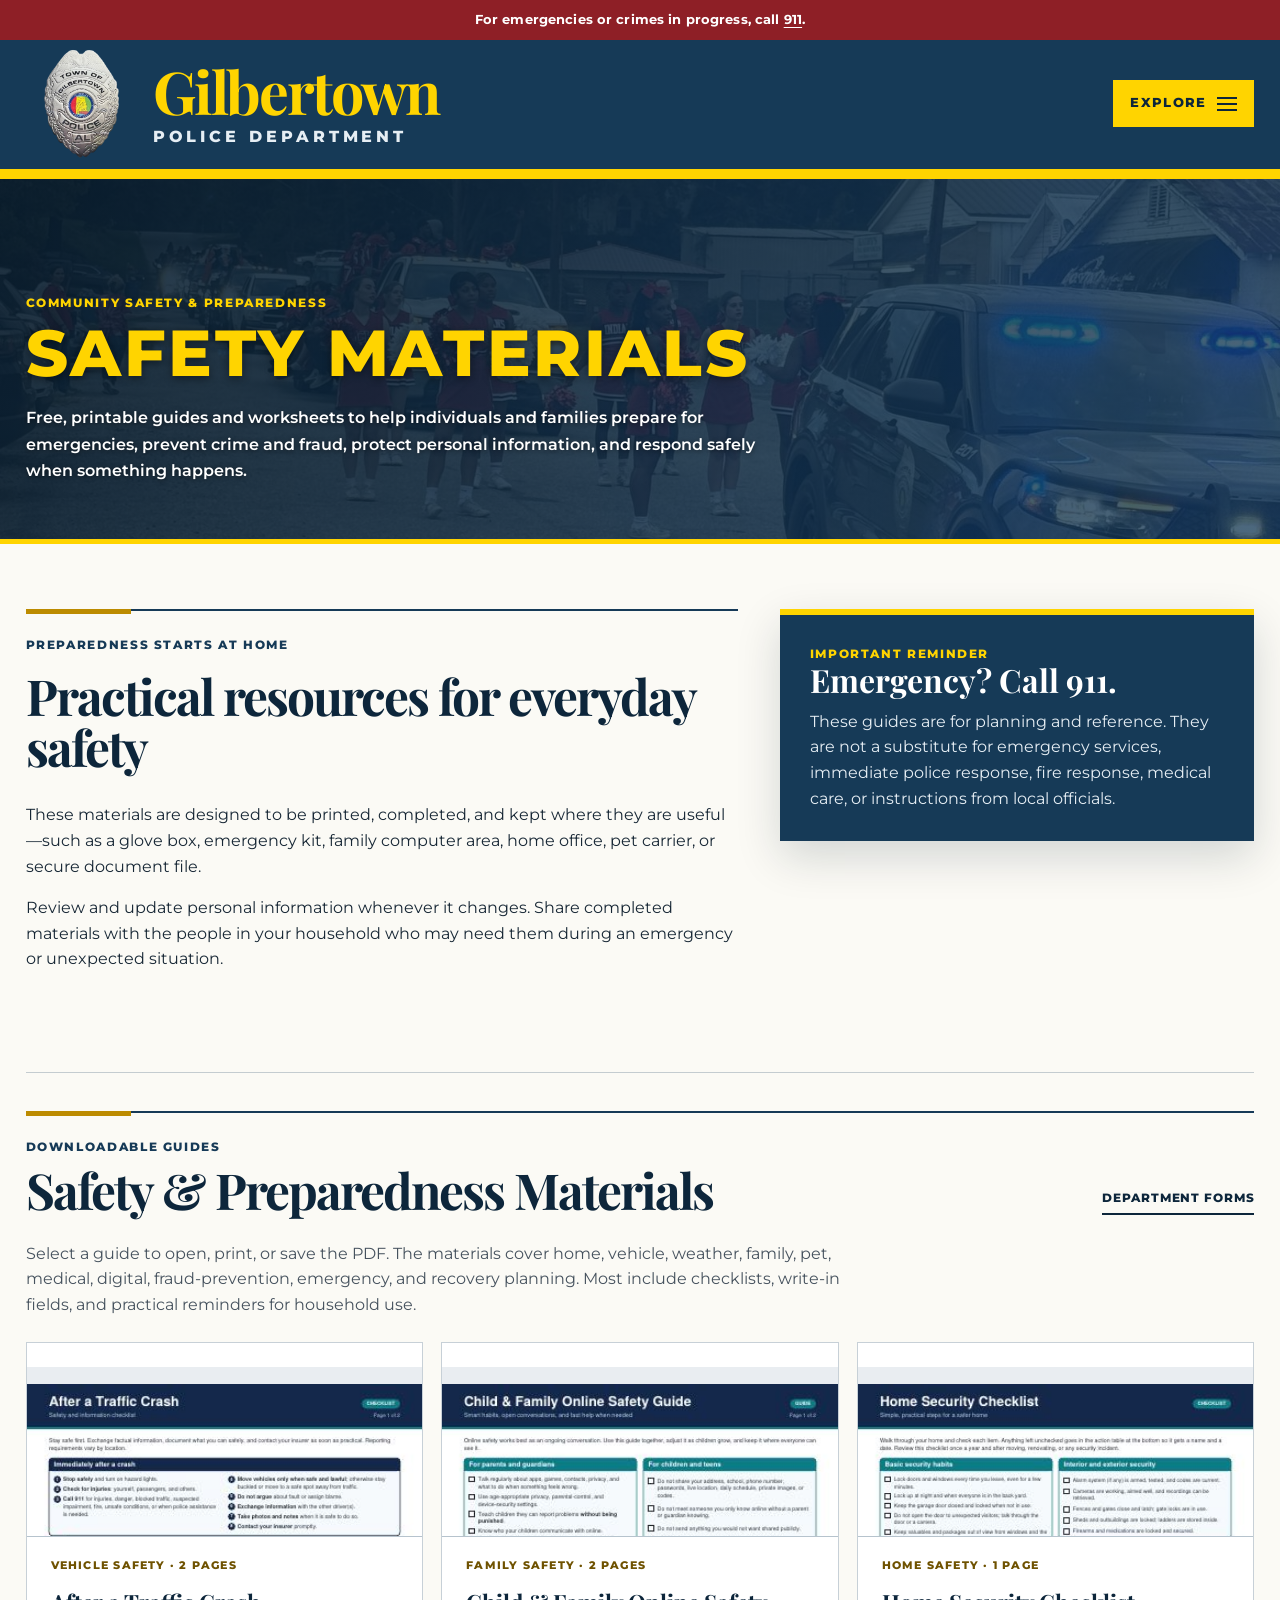
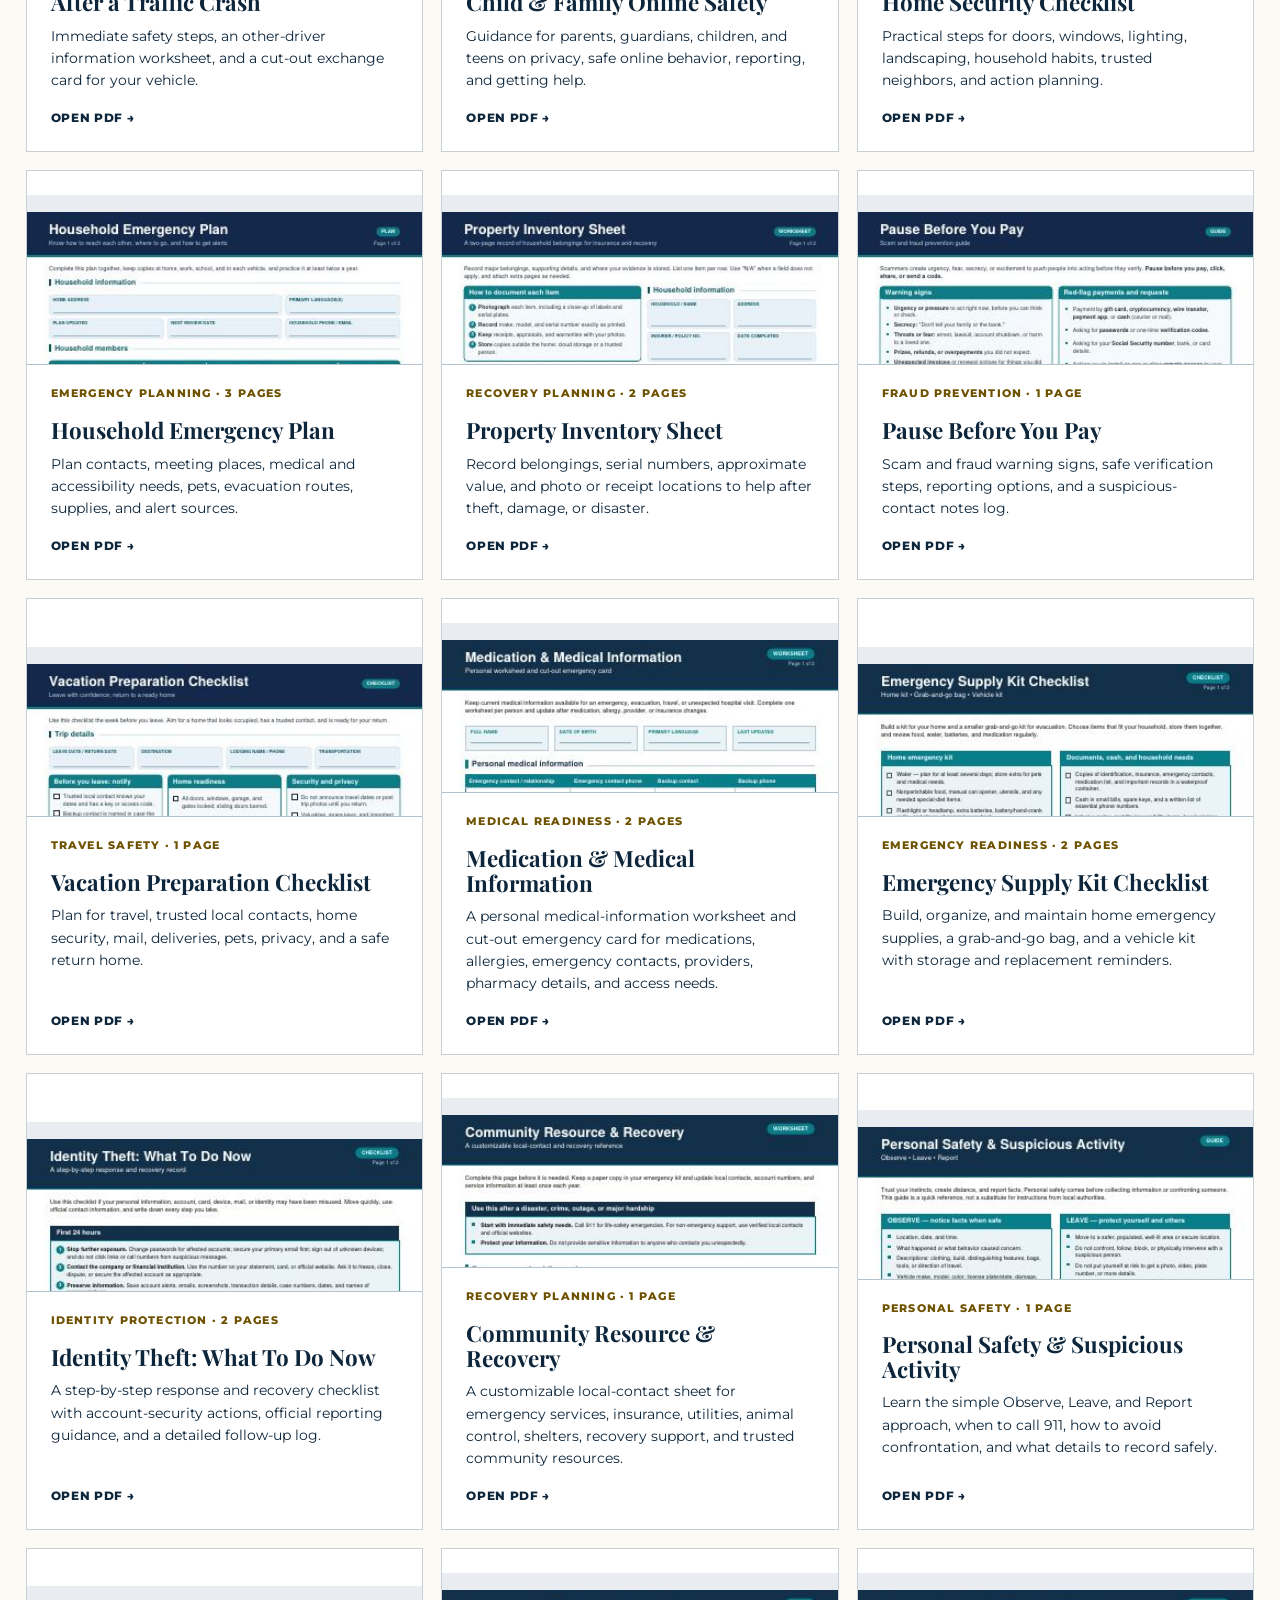
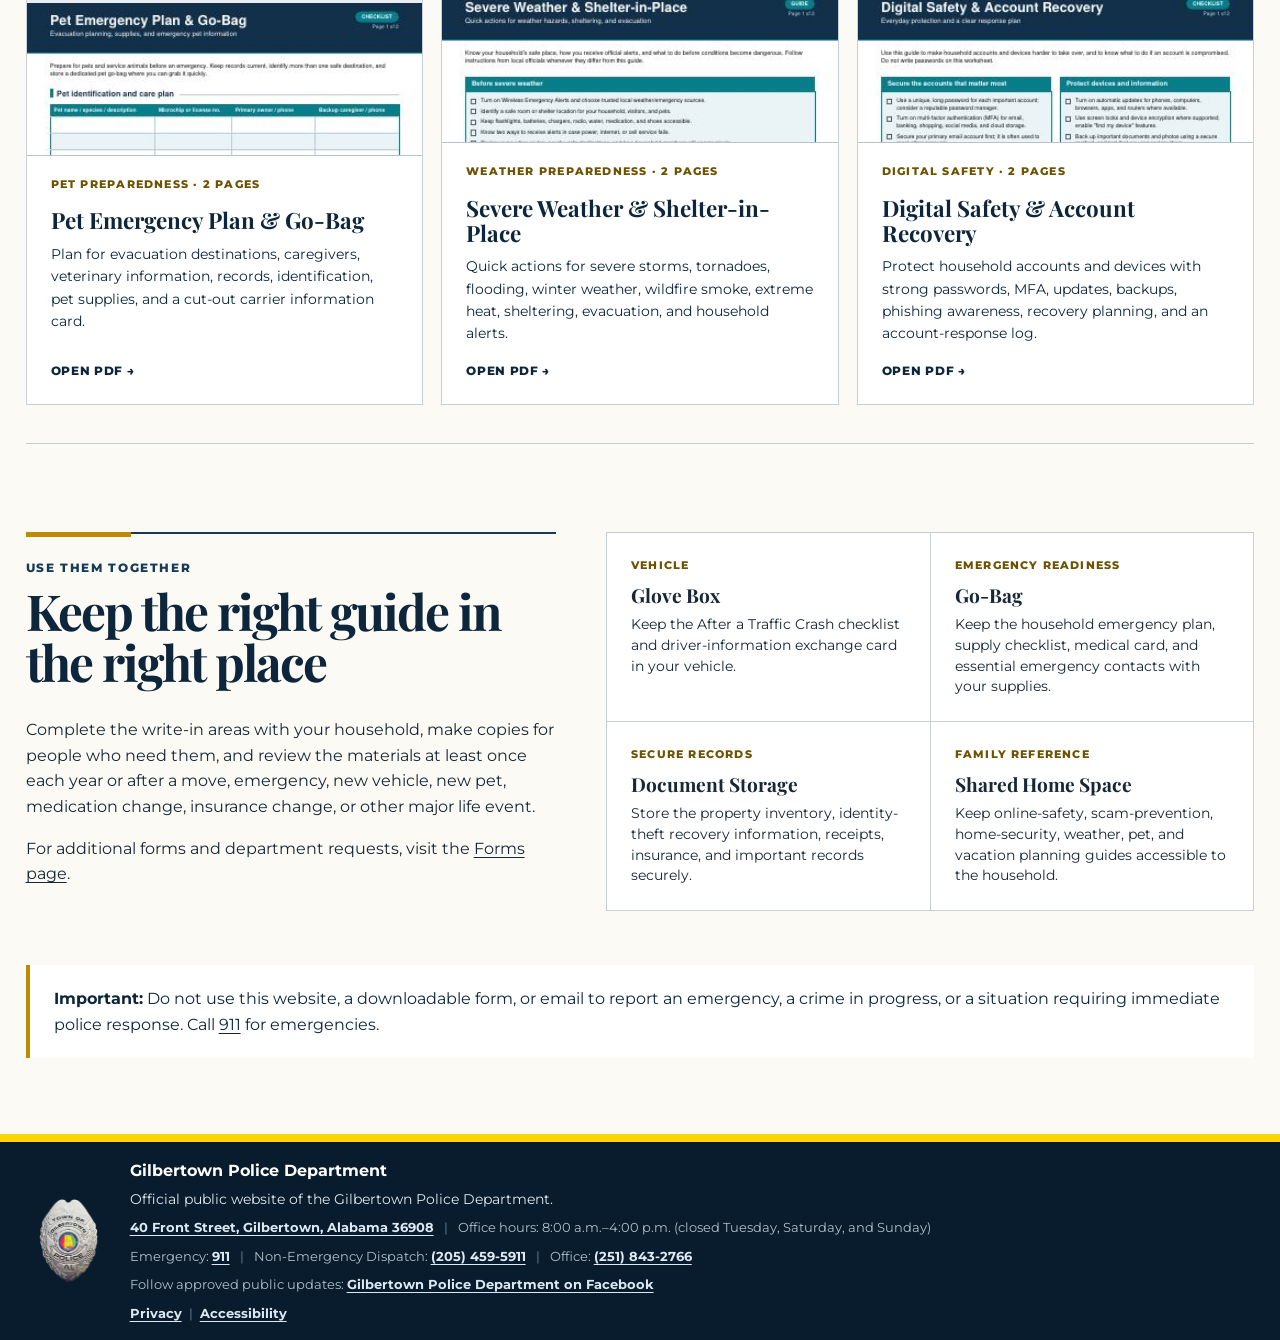
<file: safety-materials.html>
<!doctype html>
<html lang="en">
<head>
  <meta charset="utf-8">
  <meta name="viewport" content="width=device-width, initial-scale=1">
  <meta
    name="description"
    content="Printable safety, preparedness, fraud prevention, family, weather, medical, pet, digital safety, and recovery resources from the Gilbertown Police Department."
  >
  <title>Safety Materials | Gilbertown Police Department</title>
  <link rel="canonical" href="https://www.gilbertownpd.gov/safety-materials.html">
  <link rel="icon" href="favicon.ico" sizes="any">
  <link rel="icon" type="image/png" sizes="32x32" href="assets/images/favicon-32.png">
  <link rel="apple-touch-icon" href="assets/images/apple-touch-icon.png">
  <meta name="theme-color" content="#163a57">

  <meta property="og:type" content="website">
  <meta property="og:site_name" content="Gilbertown Police Department">
  <meta property="og:title" content="Safety Materials | Gilbertown Police Department">
  <meta property="og:description" content="Printable safety, preparedness, fraud prevention, family, weather, medical, pet, digital safety, and recovery resources from the Gilbertown Police Department.">
  <meta property="og:url" content="https://www.gilbertownpd.gov/safety-materials.html">
  <meta property="og:image" content="https://www.gilbertownpd.gov/assets/images/share-card.jpg">
  <meta property="og:image:width" content="1200">
  <meta property="og:image:height" content="630">
  <meta property="og:image:alt" content="Gilbertown Police Department badge with the website address gilbertownpd.gov">
  <meta name="twitter:card" content="summary_large_image">

  <link rel="preconnect" href="https://fonts.googleapis.com">
  <link rel="preconnect" href="https://fonts.gstatic.com" crossorigin>
  <link href="https://fonts.googleapis.com/css2?family=Montserrat:wght@400;500;600;700;800&family=Playfair+Display:wght@600;700&display=swap" rel="stylesheet">

  <link rel="stylesheet" href="assets/css/site.css">

  <style>
    body {
      min-width: 0;
      margin: 0;
      color: var(--ink);
      background: var(--ivory);
      font-family: "Montserrat", Arial, Helvetica, sans-serif;
      line-height: 1.6;
    }

    button, a {
      font: inherit;
    }

    .emergency-strip a {
      color: #ffffff;
      text-decoration-thickness: 1px;
      text-underline-offset: 3px;
      transition: color 0.2s ease, text-decoration-color 0.2s ease;
    }

    .page-banner {
      color: #ffffff;
      background: linear-gradient(120deg, rgba(8, 28, 45, 0.9), rgba(22, 58, 87, 0.76)), url("assets/images/carousel-community.jpeg") center / cover;
      border-bottom: 5px solid var(--yellow);
    }

    .page-banner-content {
      min-height: 360px;
      display: flex;
      flex-direction: column;
      justify-content: end;
      padding: 72px 0 55px;
    }

    .page-banner .section-kicker {
      color: var(--yellow);
    }

    .page-banner h1 {
      max-width: 880px;
      margin: 0;
      color: var(--yellow);
      font-size: clamp(2.45rem, 5.1vw, 4.35rem);
      font-weight: 800;
      line-height: 1.02;
      letter-spacing: 0.04em;
      text-shadow: 0 2px 8px rgba(0, 0, 0, 0.48);
      text-transform: uppercase;
    }

    .page-banner p:last-child {
      max-width: 760px;
      margin: 18px 0 0;
      color: #ffffff;
      font-size: 1.03rem;
      font-weight: 600;
      text-shadow: 0 1px 5px rgba(0, 0, 0, 0.55);
    }

    .page-intro {
      display: grid;
      grid-template-columns: minmax(0, 1.2fr) minmax(310px, 0.8fr);
      gap: 42px;
      margin-bottom: 84px;
    }

    .page-intro-copy p {
      max-width: 800px;
      margin: 0 0 16px;
    }

    .emergency-panel {
      padding: 30px;
      color: #ffffff;
      background: var(--navy);
      border-top: 6px solid var(--yellow);
      box-shadow: var(--shadow);
    }

    .emergency-panel .section-kicker {
      color: var(--yellow);
    }

    .emergency-panel h2 {
      margin: 0 0 12px;
      color: #ffffff;
      font-family: "Playfair Display", Georgia, serif;
      font-size: 2rem;
      line-height: 1.05;
    }

    .emergency-panel p {
      margin: 0;
      color: #e6eef4;
    }

    .materials-section {
      margin-bottom: 88px;
      padding: 38px 0;
      border-top: 1px solid var(--line);
      border-bottom: 1px solid var(--line);
    }

    .materials-intro {
      max-width: 820px;
      margin: -4px 0 25px;
      color: var(--muted);
    }

    .resource-grid {
      display: grid;
      grid-template-columns: repeat(3, 1fr);
      gap: 18px;
      margin-top: 25px;
    }

    .resource-card {
      min-height: 265px;
      display: flex;
      flex-direction: column;
      padding: 24px;
      color: var(--navy-dark);
      background: #ffffff;
      border: 1px solid var(--line);
      text-decoration: none;
      transition: background 0.25s ease, color 0.25s ease, transform 0.25s ease;
    }

    .resource-card:hover, .resource-card:focus {
      color: #ffffff;
      background: var(--navy);
      transform: translateY(-4px);
      outline: none;
    }

    .guide-cover {
      display: block;
      height: 170px;
      margin: -24px -24px 20px;
      overflow: hidden;
      background: #e9edf1;
      border-bottom: 1px solid var(--line);
    }

    .guide-cover img {
      width: 100%;
      height: 100%;
      object-fit: cover;
      object-position: top center;
      transition: transform 0.35s ease;
    }

    .resource-card:hover .guide-cover img,
    .resource-card:focus .guide-cover img {
      transform: scale(1.04);
    }

    .resource-card small {
      color: var(--gold-text);
      font-size: 0.69rem;
      font-weight: 800;
      letter-spacing: 0.11em;
      text-transform: uppercase;
    }

    .resource-card:hover small, .resource-card:focus small {
      color: var(--yellow);
    }

    .resource-card h3 {
      margin: 15px 0 10px;
      font-family: "Playfair Display", Georgia, serif;
      font-size: 1.4rem;
      line-height: 1.1;
    }

    .resource-card p {
      margin: 0;
      color: inherit;
      font-size: 0.9rem;
      line-height: 1.55;
    }

    .resource-card span {
      margin-top: auto;
      padding-top: 17px;
      font-size: 0.73rem;
      font-weight: 800;
      letter-spacing: 0.06em;
      text-transform: uppercase;
    }

    .use-section {
      display: grid;
      grid-template-columns: minmax(0, 0.9fr) minmax(340px, 1.1fr);
      gap: 50px;
      align-items: start;
      margin-bottom: 54px;
    }

    .use-section-copy p {
      max-width: 700px;
    }

    .storage-grid {
      display: grid;
      grid-template-columns: repeat(2, 1fr);
      border-top: 1px solid var(--line);
      border-left: 1px solid var(--line);
    }

    .storage-item {
      min-height: 156px;
      padding: 24px;
      border-right: 1px solid var(--line);
      border-bottom: 1px solid var(--line);
      background: #ffffff;
      transition: color 0.25s ease, background 0.25s ease;
    }

    .storage-item:hover {
      color: #ffffff;
      background: var(--navy);
    }

    .storage-item small {
      display: block;
      margin-bottom: 10px;
      color: var(--gold-text);
      font-size: 0.68rem;
      font-weight: 800;
      letter-spacing: 0.11em;
      text-transform: uppercase;
    }

    .storage-item:hover small {
      color: var(--yellow);
    }

    .storage-item h3 {
      margin: 0 0 8px;
      font-family: "Playfair Display", Georgia, serif;
      font-size: 1.2rem;
      line-height: 1.1;
    }

    .storage-item p {
      margin: 0;
      font-size: 0.87rem;
      line-height: 1.5;
    }

    .contact-note {
      margin-top: 28px;
      padding: 21px 24px;
      color: var(--navy-dark);
      background: #ffffff;
      border-left: 4px solid var(--yellow-dark);
    }

    .contact-note p {
      margin: 0;
    }

    main a:not(.resource-card):not(.section-link) {
      position: relative;
      text-decoration-thickness: 1px;
      text-underline-offset: 3px;
      transition: color 0.2s ease, text-decoration-color 0.2s ease, opacity 0.2s ease;
    }

    main a:not(.resource-card):not(.section-link):hover,
    main a:not(.resource-card):not(.section-link):focus {
      color: var(--gold-text);
      text-decoration-color: currentColor;
      outline: none;
    }

    @media (max-width: 900px) {
      .wrap {
        width: min(1440px, 94%);
      }

      .menu-grid {
        grid-template-columns: repeat(2, 1fr);
      }

      .page-intro, .use-section {
        grid-template-columns: 1fr;
        gap: 42px;
      }

      .resource-grid {
        grid-template-columns: repeat(2, 1fr);
      }
    }

    @media (max-width: 560px) {
      body {
        background: var(--ivory);
      }

      .wrap {
        width: min(1440px, 92%);
      }

      .page-banner-content {
        min-height: 315px;
        padding: 55px 0 42px;
      }

      .page-banner h1 {
        font-size: clamp(2rem, 10vw, 3rem);
      }

      .page-intro, .materials-section {
        margin-bottom: 58px;
      }

      .resource-grid, .storage-grid {
        grid-template-columns: 1fr;
      }

      .storage-grid {
        border-right: 1px solid var(--line);
      }
    }
  </style>
</head>

<body>
  <div class="emergency-strip">
    For emergencies or crimes in progress, call <a href="tel:911">911</a>.
  </div>

  <header class="site-header">
    <div class="wrap">
      <div class="masthead">
        <a class="brand" href="index.html" aria-label="Gilbertown Police Department home">
          <img class="brand-badge" src="assets/images/badge.png" alt="Gilbertown Police Department badge">

          <span class="brand-text">
            <span class="brand-town">Gilbertown</span>
            <span class="brand-department">Police Department</span>
          </span>
        </a>

        <button
          class="explore-button"
          id="explore-button"
          type="button"
          aria-expanded="false"
          aria-controls="site-menu"
        >
          Explore
          <span class="menu-icon" aria-hidden="true">
            <span></span>
            <span></span>
            <span></span>
          </span>
        </button>
      </div>
    </div>

    <nav class="site-menu" id="site-menu" aria-label="Primary navigation">
      <div class="wrap menu-grid">
        <a href="index.html">Home</a>
        <a href="about.html">About</a>
        <a href="services.html">Services</a>
        <a href="forms.html">Forms</a>
        <a href="news.html">News &amp; Notices</a>
        <a href="events.html">Community Events</a>
        <a href="links.html">Helpful Links</a>
        <a href="safety-materials.html" aria-current="page">Safety Materials</a>
        <a href="tips.html">Submit a Tip</a>
        <a href="contact.html">Contact</a>
      </div>
    </nav>
  </header>

  <section class="page-banner" aria-labelledby="page-title">
    <div class="wrap page-banner-content">
      <p class="section-kicker">Community Safety &amp; Preparedness</p>
      <h1 id="page-title">Safety Materials</h1>
      <p>
        Free, printable guides and worksheets to help individuals and families
        prepare for emergencies, prevent crime and fraud, protect personal
        information, and respond safely when something happens.
      </p>
    </div>
  </section>

  <main class="wrap">
    <section class="page-intro" aria-labelledby="preparedness-heading">
      <div class="page-intro-copy">
        <div class="section-rule">
          <p class="section-kicker">Preparedness Starts at Home</p>
          <h2 class="section-title" id="preparedness-heading">
            Practical resources for everyday safety
          </h2>
        </div>

        <p>
          These materials are designed to be printed, completed, and kept
          where they are useful—such as a glove box, emergency kit, family
          computer area, home office, pet carrier, or secure document file.
        </p>

        <p>
          Review and update personal information whenever it changes. Share
          completed materials with the people in your household who may need
          them during an emergency or unexpected situation.
        </p>
      </div>

      <aside class="emergency-panel">
        <p class="section-kicker">Important Reminder</p>
        <h2>Emergency? Call 911.</h2>
        <p>
          These guides are for planning and reference. They are not a
          substitute for emergency services, immediate police response, fire
          response, medical care, or instructions from local officials.
        </p>
      </aside>
    </section>

    <section class="materials-section" aria-labelledby="materials-heading">
      <div class="section-rule">
        <div class="section-heading">
          <div>
            <p class="section-kicker">Downloadable Guides</p>
            <h2 class="section-title" id="materials-heading">
              Safety &amp; Preparedness Materials
            </h2>
          </div>

          <a class="section-link" href="forms.html">Department forms</a>
        </div>
      </div>

      <p class="materials-intro">
        Select a guide to open, print, or save the PDF. The materials cover
        home, vehicle, weather, family, pet, medical, digital,
        fraud-prevention, emergency, and recovery planning. Most include
        checklists, write-in fields, and practical reminders for household use.
      </p>

      <div class="resource-grid">
        <a
          class="resource-card"
          href="assets/forms/after_a_traffic_crash_checklist.pdf"
          target="_blank"
          rel="noopener noreferrer"
        >
          <span class="guide-cover"><img src="assets/images/guides/after_a_traffic_crash_checklist.jpg" alt="" loading="lazy" width="360" height="466"></span>
          <small>Vehicle Safety · 2 Pages</small>
          <h3>After a Traffic Crash</h3>
          <p>
            Immediate safety steps, an other-driver information worksheet, and
            a cut-out exchange card for your vehicle.
          </p>
          <span>Open PDF &#8594;</span>
        </a>

        <a
          class="resource-card"
          href="assets/forms/child_family_online_safety_guide.pdf"
          target="_blank"
          rel="noopener noreferrer"
        >
          <span class="guide-cover"><img src="assets/images/guides/child_family_online_safety_guide.jpg" alt="" loading="lazy" width="360" height="466"></span>
          <small>Family Safety · 2 Pages</small>
          <h3>Child &amp; Family Online Safety</h3>
          <p>
            Guidance for parents, guardians, children, and teens on privacy,
            safe online behavior, reporting, and getting help.
          </p>
          <span>Open PDF &#8594;</span>
        </a>

        <a
          class="resource-card"
          href="assets/forms/home_security_checklist.pdf"
          target="_blank"
          rel="noopener noreferrer"
        >
          <span class="guide-cover"><img src="assets/images/guides/home_security_checklist.jpg" alt="" loading="lazy" width="360" height="466"></span>
          <small>Home Safety · 1 Page</small>
          <h3>Home Security Checklist</h3>
          <p>
            Practical steps for doors, windows, lighting, landscaping,
            household habits, trusted neighbors, and action planning.
          </p>
          <span>Open PDF &#8594;</span>
        </a>

        <a
          class="resource-card"
          href="assets/forms/household_emergency_plan.pdf"
          target="_blank"
          rel="noopener noreferrer"
        >
          <span class="guide-cover"><img src="assets/images/guides/household_emergency_plan.jpg" alt="" loading="lazy" width="360" height="466"></span>
          <small>Emergency Planning · 3 Pages</small>
          <h3>Household Emergency Plan</h3>
          <p>
            Plan contacts, meeting places, medical and accessibility needs,
            pets, evacuation routes, supplies, and alert sources.
          </p>
          <span>Open PDF &#8594;</span>
        </a>

        <a
          class="resource-card"
          href="assets/forms/property_inventory_sheet.pdf"
          target="_blank"
          rel="noopener noreferrer"
        >
          <span class="guide-cover"><img src="assets/images/guides/property_inventory_sheet.jpg" alt="" loading="lazy" width="360" height="466"></span>
          <small>Recovery Planning · 2 Pages</small>
          <h3>Property Inventory Sheet</h3>
          <p>
            Record belongings, serial numbers, approximate value, and photo or
            receipt locations to help after theft, damage, or disaster.
          </p>
          <span>Open PDF &#8594;</span>
        </a>

        <a
          class="resource-card"
          href="assets/forms/scam_fraud_prevention_guide.pdf"
          target="_blank"
          rel="noopener noreferrer"
        >
          <span class="guide-cover"><img src="assets/images/guides/scam_fraud_prevention_guide.jpg" alt="" loading="lazy" width="360" height="466"></span>
          <small>Fraud Prevention · 1 Page</small>
          <h3>Pause Before You Pay</h3>
          <p>
            Scam and fraud warning signs, safe verification steps, reporting
            options, and a suspicious-contact notes log.
          </p>
          <span>Open PDF &#8594;</span>
        </a>

        <a
          class="resource-card"
          href="assets/forms/vacation_preparation_checklist.pdf"
          target="_blank"
          rel="noopener noreferrer"
        >
          <span class="guide-cover"><img src="assets/images/guides/vacation_preparation_checklist.jpg" alt="" loading="lazy" width="360" height="466"></span>
          <small>Travel Safety · 1 Page</small>
          <h3>Vacation Preparation Checklist</h3>
          <p>
            Plan for travel, trusted local contacts, home security, mail,
            deliveries, pets, privacy, and a safe return home.
          </p>
          <span>Open PDF &#8594;</span>
        </a>

        <a
          class="resource-card"
          href="assets/forms/medication_medical_information_card.pdf"
          target="_blank"
          rel="noopener noreferrer"
        >
          <span class="guide-cover"><img src="assets/images/guides/medication_medical_information_card.jpg" alt="" loading="lazy" width="360" height="466"></span>
          <small>Medical Readiness · 2 Pages</small>
          <h3>Medication &amp; Medical Information</h3>
          <p>
            A personal medical-information worksheet and cut-out emergency card
            for medications, allergies, emergency contacts, providers, pharmacy
            details, and access needs.
          </p>
          <span>Open PDF &#8594;</span>
        </a>

        <a
          class="resource-card"
          href="assets/forms/emergency_supply_kit_checklist.pdf"
          target="_blank"
          rel="noopener noreferrer"
        >
          <span class="guide-cover"><img src="assets/images/guides/emergency_supply_kit_checklist.jpg" alt="" loading="lazy" width="360" height="466"></span>
          <small>Emergency Readiness · 2 Pages</small>
          <h3>Emergency Supply Kit Checklist</h3>
          <p>
            Build, organize, and maintain home emergency supplies, a
            grab-and-go bag, and a vehicle kit with storage and replacement
            reminders.
          </p>
          <span>Open PDF &#8594;</span>
        </a>

        <a
          class="resource-card"
          href="assets/forms/identity_theft_response_checklist.pdf"
          target="_blank"
          rel="noopener noreferrer"
        >
          <span class="guide-cover"><img src="assets/images/guides/identity_theft_response_checklist.jpg" alt="" loading="lazy" width="360" height="466"></span>
          <small>Identity Protection · 2 Pages</small>
          <h3>Identity Theft: What To Do Now</h3>
          <p>
            A step-by-step response and recovery checklist with account-security
            actions, official reporting guidance, and a detailed follow-up log.
          </p>
          <span>Open PDF &#8594;</span>
        </a>

        <a
          class="resource-card"
          href="assets/forms/community_resource_recovery_sheet.pdf"
          target="_blank"
          rel="noopener noreferrer"
        >
          <span class="guide-cover"><img src="assets/images/guides/community_resource_recovery_sheet.jpg" alt="" loading="lazy" width="360" height="466"></span>
          <small>Recovery Planning · 1 Page</small>
          <h3>Community Resource &amp; Recovery</h3>
          <p>
            A customizable local-contact sheet for emergency services,
            insurance, utilities, animal control, shelters, recovery support,
            and trusted community resources.
          </p>
          <span>Open PDF &#8594;</span>
        </a>

        <a
          class="resource-card"
          href="assets/forms/personal_safety_suspicious_activity_guide.pdf"
          target="_blank"
          rel="noopener noreferrer"
        >
          <span class="guide-cover"><img src="assets/images/guides/personal_safety_suspicious_activity_guide.jpg" alt="" loading="lazy" width="360" height="466"></span>
          <small>Personal Safety · 1 Page</small>
          <h3>Personal Safety &amp; Suspicious Activity</h3>
          <p>
            Learn the simple Observe, Leave, and Report approach, when to call
            911, how to avoid confrontation, and what details to record safely.
          </p>
          <span>Open PDF &#8594;</span>
        </a>

        <a
          class="resource-card"
          href="assets/forms/pet_emergency_plan_go_bag_checklist.pdf"
          target="_blank"
          rel="noopener noreferrer"
        >
          <span class="guide-cover"><img src="assets/images/guides/pet_emergency_plan_go_bag_checklist.jpg" alt="" loading="lazy" width="360" height="466"></span>
          <small>Pet Preparedness · 2 Pages</small>
          <h3>Pet Emergency Plan &amp; Go-Bag</h3>
          <p>
            Plan for evacuation destinations, caregivers, veterinary
            information, records, identification, pet supplies, and a cut-out
            carrier information card.
          </p>
          <span>Open PDF &#8594;</span>
        </a>

        <a
          class="resource-card"
          href="assets/forms/severe_weather_shelter_in_place_guide.pdf"
          target="_blank"
          rel="noopener noreferrer"
        >
          <span class="guide-cover"><img src="assets/images/guides/severe_weather_shelter_in_place_guide.jpg" alt="" loading="lazy" width="360" height="466"></span>
          <small>Weather Preparedness · 2 Pages</small>
          <h3>Severe Weather &amp; Shelter-in-Place</h3>
          <p>
            Quick actions for severe storms, tornadoes, flooding, winter
            weather, wildfire smoke, extreme heat, sheltering, evacuation, and
            household alerts.
          </p>
          <span>Open PDF &#8594;</span>
        </a>

        <a
          class="resource-card"
          href="assets/forms/digital_safety_account_recovery_checklist.pdf"
          target="_blank"
          rel="noopener noreferrer"
        >
          <span class="guide-cover"><img src="assets/images/guides/digital_safety_account_recovery_checklist.jpg" alt="" loading="lazy" width="360" height="466"></span>
          <small>Digital Safety · 2 Pages</small>
          <h3>Digital Safety &amp; Account Recovery</h3>
          <p>
            Protect household accounts and devices with strong passwords, MFA,
            updates, backups, phishing awareness, recovery planning, and an
            account-response log.
          </p>
          <span>Open PDF &#8594;</span>
        </a>
      </div>
    </section>

    <section class="use-section" aria-labelledby="use-heading">
      <div class="use-section-copy">
        <div class="section-rule">
          <p class="section-kicker">Use Them Together</p>
          <h2 class="section-title" id="use-heading">
            Keep the right guide in the right place
          </h2>
        </div>

        <p>
          Complete the write-in areas with your household, make copies for
          people who need them, and review the materials at least once each
          year or after a move, emergency, new vehicle, new pet, medication
          change, insurance change, or other major life event.
        </p>

        <p>
          For additional forms and department requests, visit the
          <a href="forms.html">Forms page</a>.
        </p>
      </div>

      <div class="storage-grid" aria-label="Suggested places to keep safety materials">
        <article class="storage-item">
          <small>Vehicle</small>
          <h3>Glove Box</h3>
          <p>
            Keep the After a Traffic Crash checklist and driver-information
            exchange card in your vehicle.
          </p>
        </article>

        <article class="storage-item">
          <small>Emergency Readiness</small>
          <h3>Go-Bag</h3>
          <p>
            Keep the household emergency plan, supply checklist, medical card,
            and essential emergency contacts with your supplies.
          </p>
        </article>

        <article class="storage-item">
          <small>Secure Records</small>
          <h3>Document Storage</h3>
          <p>
            Store the property inventory, identity-theft recovery information,
            receipts, insurance, and important records securely.
          </p>
        </article>

        <article class="storage-item">
          <small>Family Reference</small>
          <h3>Shared Home Space</h3>
          <p>
            Keep online-safety, scam-prevention, home-security, weather, pet,
            and vacation planning guides accessible to the household.
          </p>
        </article>
      </div>
    </section>

    <section class="contact-note">
      <p>
        <strong>Important:</strong> Do not use this website, a downloadable
        form, or email to report an emergency, a crime in progress, or a
        situation requiring immediate police response. Call
        <a href="tel:911">911</a> for emergencies.
      </p>
    </section>
  </main>

  <nav class="call-bar" aria-label="Call the department">
    <a href="tel:+12518432766" aria-label="Call the department office at (251) 843-2766"><span>Call Office</span>(251) 843-2766</a>
    <a href="tel:+12054595911" aria-label="Call Choctaw County non-emergency dispatch at (205) 459-5911"><span>Non-Emergency</span>(205) 459-5911</a>
  </nav>

  <footer>
    <div class="wrap footer-content">
      <img class="footer-badge" src="assets/images/badge.png" alt="Gilbertown Police Department badge">

      <div>
        <p><strong>Gilbertown Police Department</strong></p>
        <p class="small">Official public website of the Gilbertown Police Department.</p>
        <p class="footer-contacts">
          <a href="https://maps.google.com/?q=40+Front+Street,+Gilbertown,+AL+36908" target="_blank" rel="noopener noreferrer">40 Front Street, Gilbertown, Alabama 36908</a>
          <span class="sep" aria-hidden="true">|</span>
          Office hours: 8:00 a.m.–4:00 p.m. (closed Tuesday, Saturday, and Sunday)
        </p>
        <p class="footer-contacts">
          Emergency: <a href="tel:911">911</a>
          <span class="sep" aria-hidden="true">|</span>
          Non-Emergency Dispatch:
          <a href="tel:+12054595911">(205) 459-5911</a>
          <span class="sep" aria-hidden="true">|</span>
          Office:
          <a href="tel:+12518432766">(251) 843-2766</a>
        </p>
        <p class="footer-contacts">
          Follow approved public updates:
          <a
            href="https://www.facebook.com/profile.php?id=61558416355452"
            target="_blank"
            rel="noopener noreferrer"
          >
            Gilbertown Police Department on Facebook
          </a>
        </p>
        <p class="footer-contacts footer-legal">
          <a href="privacy.html">Privacy</a><span class="sep" aria-hidden="true">|</span><a href="accessibility.html">Accessibility</a>
        </p>
      </div>
    </div>
  </footer>

  <script src="assets/js/site.js"></script>
</body>
</html>
</file>
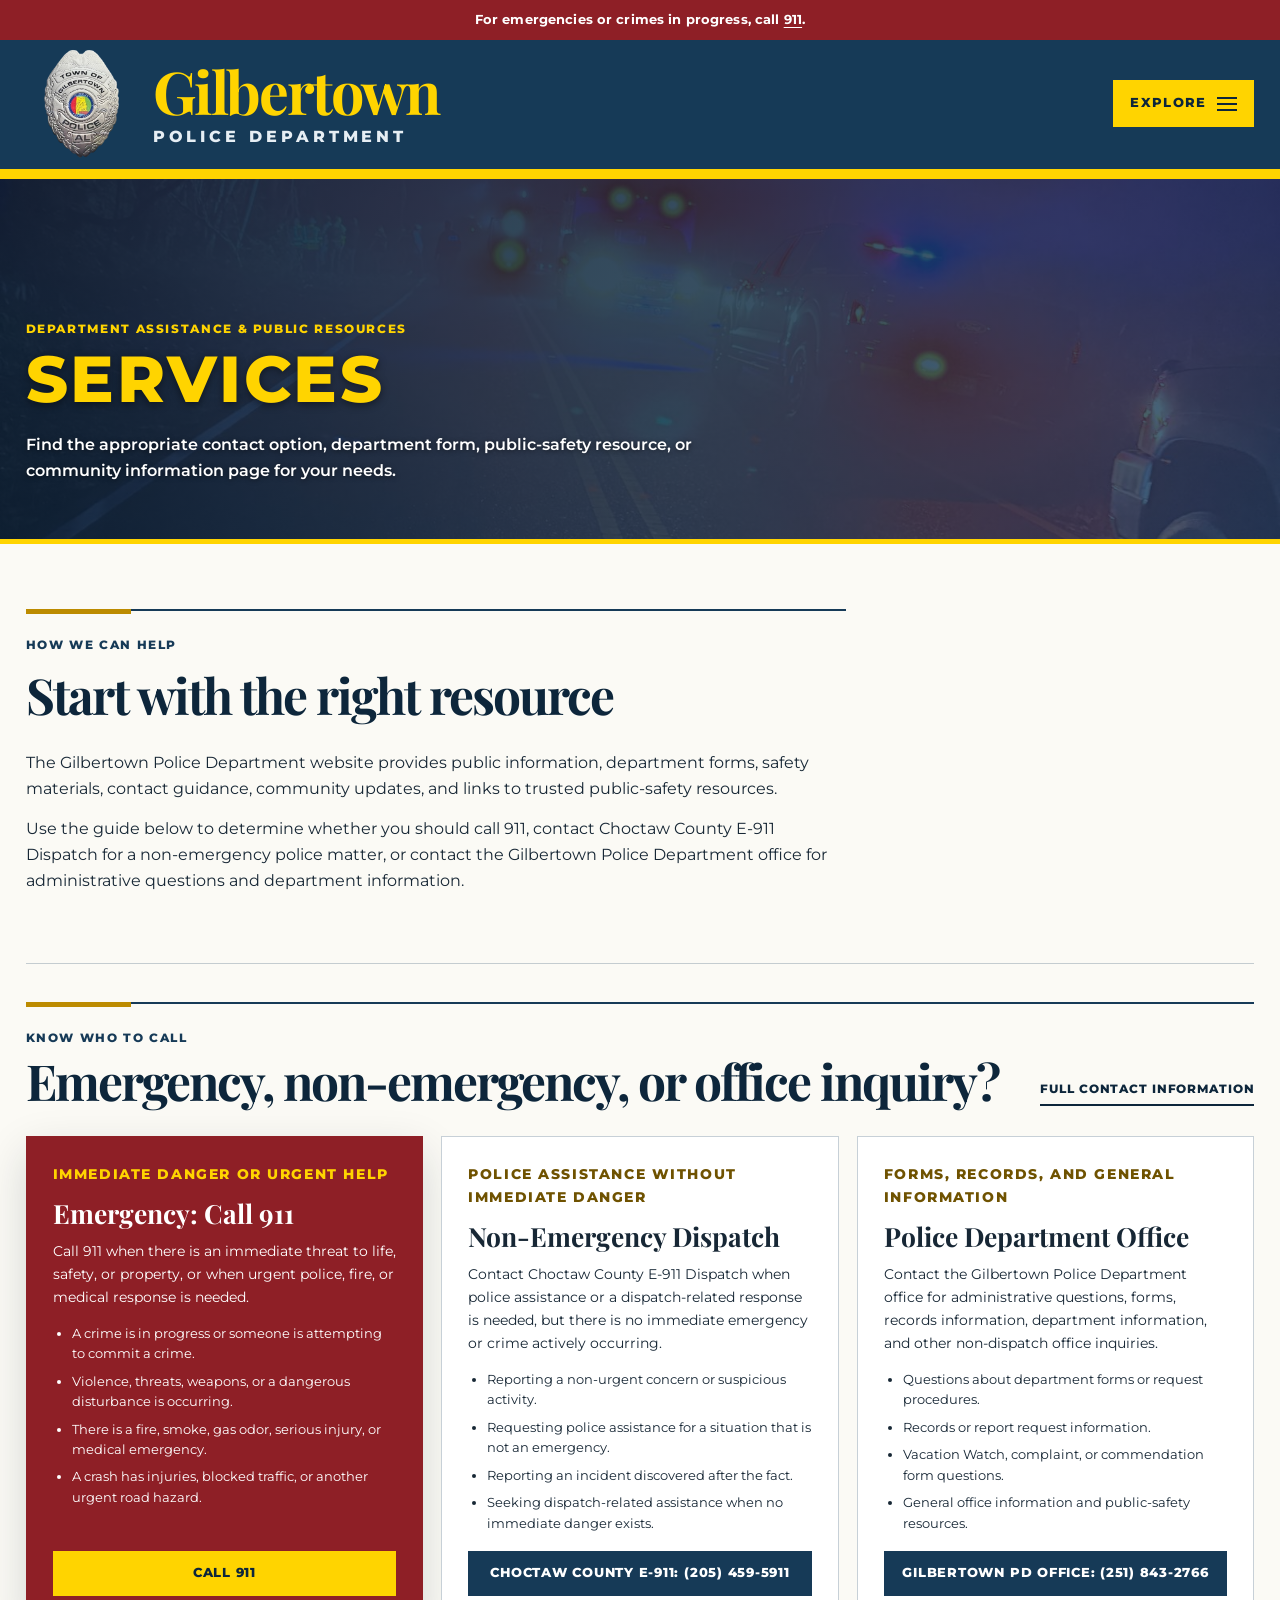
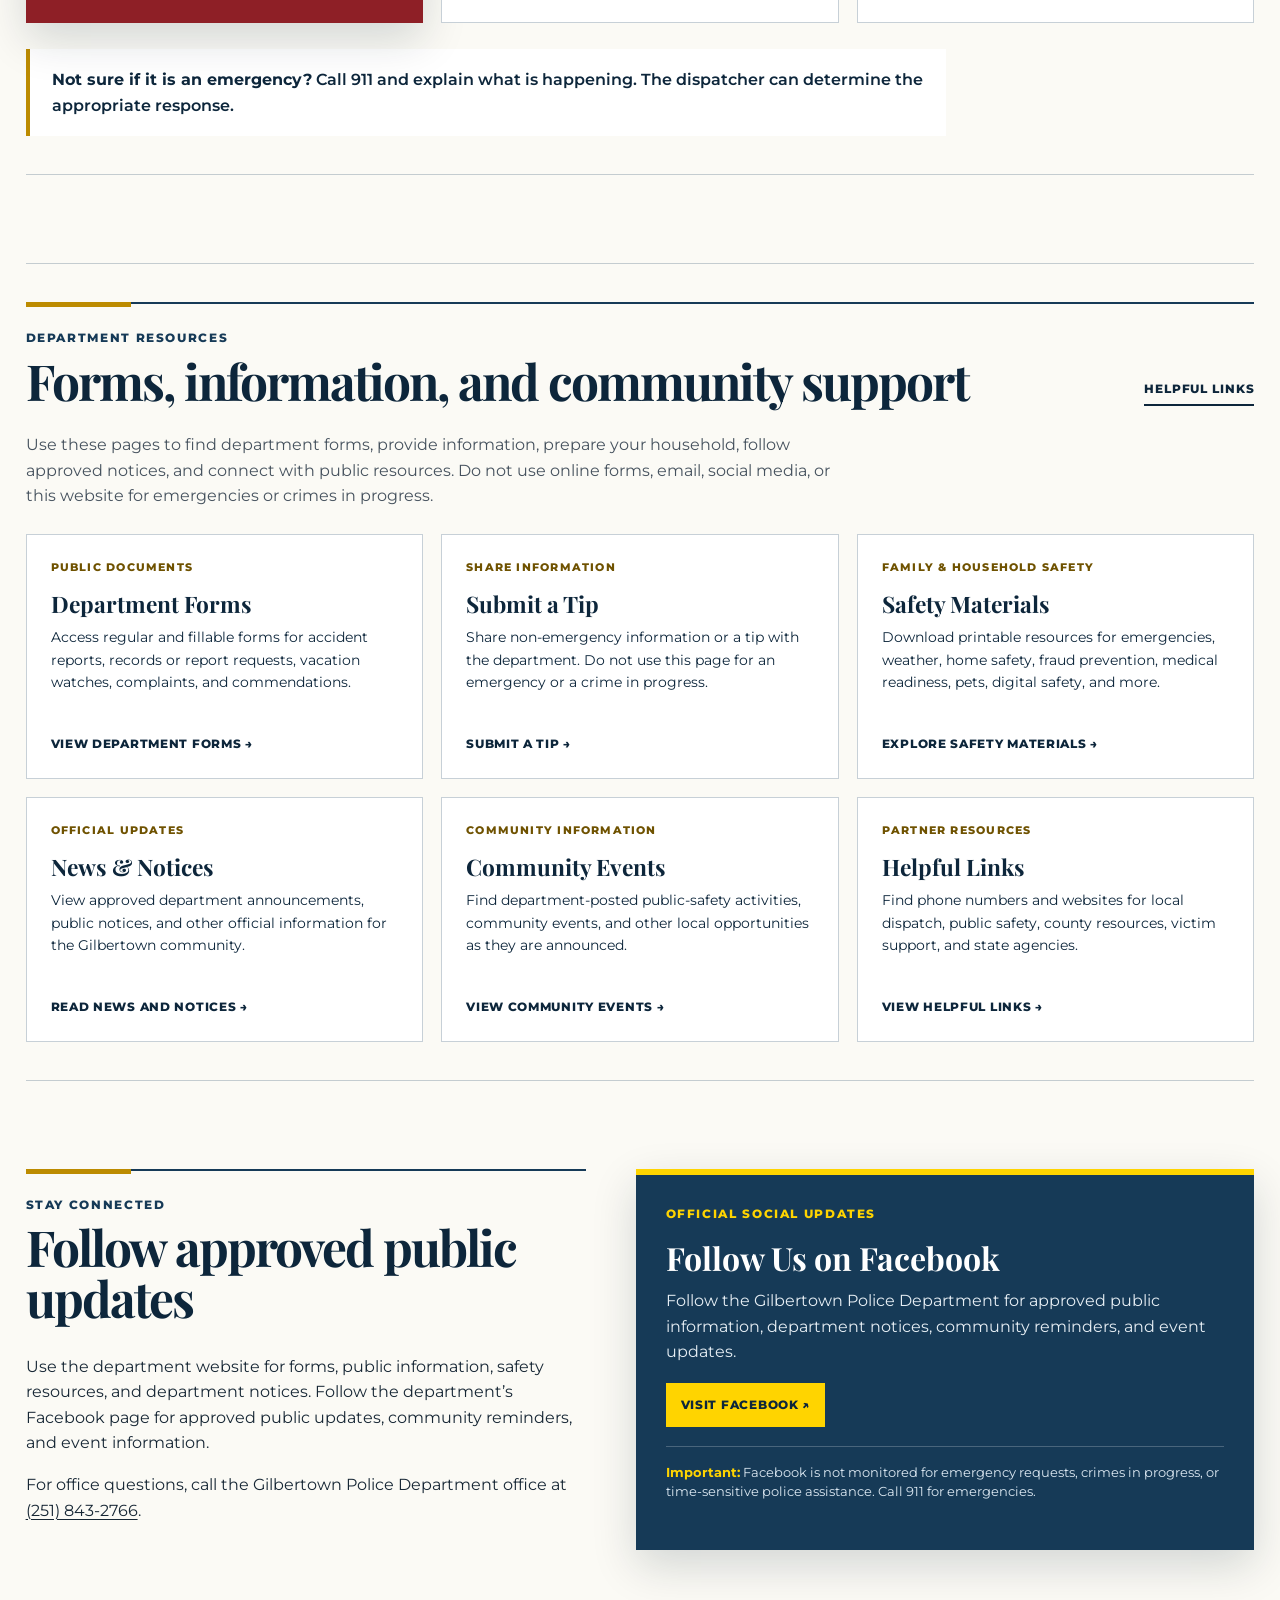
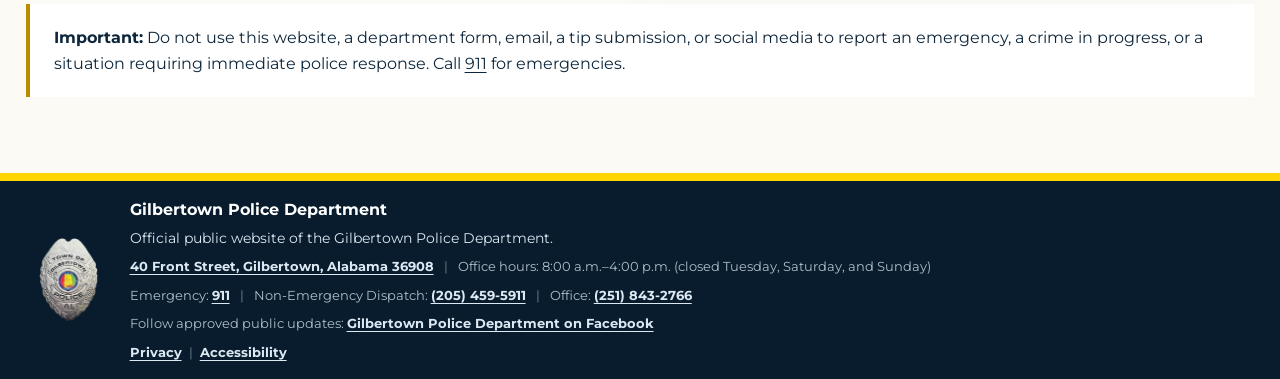
<file: services.html>
<!doctype html>
<html lang="en">
<head>
  <meta charset="utf-8">
  <meta name="viewport" content="width=device-width, initial-scale=1">
  <meta
    name="description"
    content="Gilbertown Police Department services, contact guidance, public forms, safety resources, and community information."
  >
  <title>Services | Gilbertown Police Department</title>
  <link rel="canonical" href="https://www.gilbertownpd.gov/services.html">
  <link rel="icon" href="favicon.ico" sizes="any">
  <link rel="icon" type="image/png" sizes="32x32" href="assets/images/favicon-32.png">
  <link rel="apple-touch-icon" href="assets/images/apple-touch-icon.png">
  <meta name="theme-color" content="#163a57">

  <meta property="og:type" content="website">
  <meta property="og:site_name" content="Gilbertown Police Department">
  <meta property="og:title" content="Services | Gilbertown Police Department">
  <meta property="og:description" content="Gilbertown Police Department services, contact guidance, public forms, safety resources, and community information.">
  <meta property="og:url" content="https://www.gilbertownpd.gov/services.html">
  <meta property="og:image" content="https://www.gilbertownpd.gov/assets/images/share-card.jpg">
  <meta property="og:image:width" content="1200">
  <meta property="og:image:height" content="630">
  <meta property="og:image:alt" content="Gilbertown Police Department badge with the website address gilbertownpd.gov">
  <meta name="twitter:card" content="summary_large_image">

  <link rel="preconnect" href="https://fonts.googleapis.com">
  <link rel="preconnect" href="https://fonts.gstatic.com" crossorigin>
  <link href="https://fonts.googleapis.com/css2?family=Montserrat:wght@400;500;600;700;800&family=Playfair+Display:wght@600;700&display=swap" rel="stylesheet">

  <link rel="stylesheet" href="assets/css/site.css">

  <style>
    body {
      min-width: 0;
      margin: 0;
      color: var(--ink);
      background: var(--ivory);
      font-family: "Montserrat", Arial, Helvetica, sans-serif;
      line-height: 1.6;
    }

    button, a {
      font: inherit;
    }

    .emergency-strip a {
      color: #ffffff;
      text-decoration-thickness: 1px;
      text-underline-offset: 3px;
      transition: color 0.2s ease, text-decoration-color 0.2s ease;
    }

    .page-banner {
      color: #ffffff;
      background: linear-gradient(120deg, rgba(8, 28, 45, 0.9), rgba(22, 58, 87, 0.76)), url("assets/images/carousel-services.jpeg") center / cover;
      border-bottom: 5px solid var(--yellow);
    }

    .page-banner-content {
      min-height: 360px;
      display: flex;
      flex-direction: column;
      justify-content: end;
      padding: 72px 0 55px;
    }

    .page-banner .section-kicker {
      color: var(--yellow);
    }

    .page-banner h1 {
      max-width: 880px;
      margin: 0;
      color: var(--yellow);
      font-size: clamp(2.45rem, 5.1vw, 4.35rem);
      font-weight: 800;
      line-height: 1.02;
      letter-spacing: 0.04em;
      text-shadow: 0 2px 8px rgba(0, 0, 0, 0.48);
      text-transform: uppercase;
    }

    .page-banner p:last-child {
      max-width: 760px;
      margin: 18px 0 0;
      color: #ffffff;
      font-size: 1.03rem;
      font-weight: 600;
      text-shadow: 0 1px 5px rgba(0, 0, 0, 0.55);
    }

    .service-intro {
      max-width: 820px;
      margin-bottom: 70px;
    }

    .service-intro p {
      margin: 0 0 15px;
    }

    .call-guidance {
      margin-bottom: 88px;
      padding: 38px 0;
      border-top: 1px solid var(--line);
      border-bottom: 1px solid var(--line);
    }

    .call-guidance-grid {
      display: grid;
      grid-template-columns: repeat(3, 1fr);
      gap: 18px;
    }

    .call-card {
      min-height: 318px;
      display: flex;
      flex-direction: column;
      padding: 26px;
      border: 1px solid var(--line);
      background: #ffffff;
    }

    .call-card-emergency {
      color: #ffffff;
      background: var(--red);
      border-color: var(--red);
      box-shadow: var(--shadow);
    }

    .call-card-kicker {
      margin: 0 0 12px;
      color: var(--gold-text);
      font-size: 0.68rem;
      font-weight: 800;
      letter-spacing: 0.11em;
      text-transform: uppercase;
    }

    .call-card-emergency .call-card-kicker {
      color: var(--yellow);
    }

    .call-card h3 {
      margin: 0 0 12px;
      font-family: "Playfair Display", Georgia, serif;
      font-size: 1.65rem;
      line-height: 1.05;
    }

    .call-card p {
      margin: 0 0 14px;
      font-size: 0.9rem;
    }

    .call-card ul {
      margin: 0 0 18px;
      padding-left: 19px;
      font-size: 0.84rem;
      line-height: 1.52;
    }

    .call-card li + li {
      margin-top: 7px;
    }

    .call-number {
      display: inline-flex;
      align-items: center;
      justify-content: center;
      min-height: 45px;
      margin-top: auto;
      padding: 11px 15px;
      color: #ffffff;
      background: var(--navy);
      text-decoration: none;
      font-size: 0.79rem;
      font-weight: 800;
      letter-spacing: 0.06em;
      text-transform: uppercase;
      transition: background 0.2s ease, color 0.2s ease, transform 0.2s ease;
    }

    .call-number:hover, .call-number:focus {
      color: var(--navy-dark);
      background: var(--yellow);
      transform: translateY(-2px);
      outline: none;
    }

    .call-card-emergency .call-number {
      color: var(--navy-dark);
      background: var(--yellow);
    }

    .call-card-emergency .call-number:hover,
    .call-card-emergency .call-number:focus {
      color: #ffffff;
      background: var(--navy-dark);
    }

    .call-guidance-note {
      max-width: 920px;
      margin: 26px 0 0;
      padding: 18px 22px;
      color: var(--navy-dark);
      background: #ffffff;
      border-left: 4px solid var(--yellow-dark);
      font-weight: 600;
    }

    .services-section {
      margin-bottom: 88px;
      padding: 38px 0;
      border-top: 1px solid var(--line);
      border-bottom: 1px solid var(--line);
    }

    .services-intro {
      max-width: 810px;
      margin: -4px 0 25px;
      color: var(--muted);
    }

    .resource-grid {
      display: grid;
      grid-template-columns: repeat(3, 1fr);
      gap: 18px;
      margin-top: 25px;
    }

    .resource-card {
      min-height: 245px;
      display: flex;
      flex-direction: column;
      padding: 24px;
      color: var(--navy-dark);
      background: #ffffff;
      border: 1px solid var(--line);
      text-decoration: none;
      transition: background 0.25s ease, color 0.25s ease, transform 0.25s ease;
    }

    .resource-card:hover, .resource-card:focus {
      color: #ffffff;
      background: var(--navy);
      transform: translateY(-4px);
      outline: none;
    }

    .resource-card small {
      color: var(--gold-text);
      font-size: 0.69rem;
      font-weight: 800;
      letter-spacing: 0.11em;
      text-transform: uppercase;
    }

    .resource-card:hover small, .resource-card:focus small {
      color: var(--yellow);
    }

    .resource-card h3 {
      margin: 15px 0 10px;
      font-family: "Playfair Display", Georgia, serif;
      font-size: 1.42rem;
      line-height: 1.1;
    }

    .resource-card p {
      margin: 0;
      color: inherit;
      font-size: 0.9rem;
      line-height: 1.55;
    }

    .resource-card span {
      margin-top: auto;
      padding-top: 17px;
      font-size: 0.73rem;
      font-weight: 800;
      letter-spacing: 0.06em;
      text-transform: uppercase;
    }

    .updates-section {
      display: grid;
      grid-template-columns: minmax(0, 0.95fr) minmax(340px, 1.05fr);
      gap: 50px;
      align-items: start;
      margin-bottom: 54px;
    }

    .updates-section-copy p {
      max-width: 720px;
    }

    .updates-panel {
      padding: 30px;
      color: #ffffff;
      background: var(--navy);
      border-top: 6px solid var(--yellow);
      box-shadow: var(--shadow);
    }

    .updates-panel .section-kicker {
      color: var(--yellow);
    }

    .updates-panel h2 {
      margin: 0 0 13px;
      color: #ffffff;
      font-family: "Playfair Display", Georgia, serif;
      font-size: 2rem;
      line-height: 1.05;
    }

    .updates-panel p {
      margin: 0 0 18px;
      color: #e6eef4;
    }

    .facebook-button {
      display: inline-flex;
      align-items: center;
      justify-content: center;
      min-height: 44px;
      padding: 11px 15px;
      color: var(--navy-dark);
      background: var(--yellow);
      text-decoration: none;
      font-size: 0.76rem;
      font-weight: 800;
      letter-spacing: 0.06em;
      text-transform: uppercase;
      transition: background 0.2s ease, color 0.2s ease, transform 0.2s ease;
    }

    .facebook-button:hover, .facebook-button:focus {
      color: #ffffff;
      background: #315a7d;
      transform: translateY(-2px);
      outline: none;
    }

    .social-note {
      margin-top: 19px !important;
      padding-top: 16px;
      color: #dce8f2 !important;
      border-top: 1px solid rgba(255, 255, 255, 0.22);
      font-size: 0.82rem;
      line-height: 1.5;
    }

    .social-note strong {
      color: var(--yellow);
    }

    .contact-note {
      margin-top: 28px;
      padding: 21px 24px;
      color: var(--navy-dark);
      background: #ffffff;
      border-left: 4px solid var(--yellow-dark);
    }

    .contact-note p {
      margin: 0;
    }

    main a:not(.resource-card):not(.section-link):not(.call-number):not(.facebook-button) {
      position: relative;
      text-decoration-thickness: 1px;
      text-underline-offset: 3px;
      transition: color 0.2s ease, text-decoration-color 0.2s ease, opacity 0.2s ease;
    }

    main a:not(.resource-card):not(.section-link):not(.call-number):not(.facebook-button):hover,
    main a:not(.resource-card):not(.section-link):not(.call-number):not(.facebook-button):focus {
      color: var(--gold-text);
      text-decoration-color: currentColor;
      outline: none;
    }

    @media (max-width: 1100px) {
      .call-guidance-grid {
        grid-template-columns: 1fr;
      }

      .call-card {
        min-height: 0;
      }
    }

    @media (max-width: 900px) {
      .wrap {
        width: min(1440px, 94%);
      }

      .menu-grid {
        grid-template-columns: repeat(2, 1fr);
      }

      .resource-grid {
        grid-template-columns: repeat(2, 1fr);
      }

      .updates-section {
        grid-template-columns: 1fr;
        gap: 42px;
      }
    }

    @media (max-width: 560px) {
      body {
        background: var(--ivory);
      }

      .wrap {
        width: min(1440px, 92%);
      }

      .page-banner-content {
        min-height: 315px;
        padding: 55px 0 42px;
      }

      .page-banner h1 {
        font-size: clamp(2rem, 10vw, 3rem);
      }

      .service-intro, .call-guidance, .services-section {
        margin-bottom: 58px;
      }

      .resource-grid {
        grid-template-columns: 1fr;
      }
    }
  </style>
</head>

<body>
  <div class="emergency-strip">
    For emergencies or crimes in progress, call <a href="tel:911">911</a>.
  </div>

  <header class="site-header">
    <div class="wrap">
      <div class="masthead">
        <a class="brand" href="index.html" aria-label="Gilbertown Police Department home">
          <img class="brand-badge" src="assets/images/badge.png" alt="Gilbertown Police Department badge">

          <span class="brand-text">
            <span class="brand-town">Gilbertown</span>
            <span class="brand-department">Police Department</span>
          </span>
        </a>

        <button
          class="explore-button"
          id="explore-button"
          type="button"
          aria-expanded="false"
          aria-controls="site-menu"
        >
          Explore
          <span class="menu-icon" aria-hidden="true">
            <span></span>
            <span></span>
            <span></span>
          </span>
        </button>
      </div>
    </div>

    <nav class="site-menu" id="site-menu" aria-label="Primary navigation">
      <div class="wrap menu-grid">
        <a href="index.html">Home</a>
        <a href="about.html">About</a>
        <a href="services.html" aria-current="page">Services</a>
        <a href="forms.html">Forms</a>
        <a href="news.html">News &amp; Notices</a>
        <a href="events.html">Community Events</a>
        <a href="links.html">Helpful Links</a>
        <a href="safety-materials.html">Safety Materials</a>
        <a href="tips.html">Submit a Tip</a>
        <a href="contact.html">Contact</a>
      </div>
    </nav>
  </header>

  <section class="page-banner" aria-labelledby="page-title">
    <div class="wrap page-banner-content">
      <p class="section-kicker">Department Assistance &amp; Public Resources</p>
      <h1 id="page-title">Services</h1>
      <p>
        Find the appropriate contact option, department form, public-safety
        resource, or community information page for your needs.
      </p>
    </div>
  </section>

  <main class="wrap">
    <section class="service-intro" aria-labelledby="services-intro-heading">
      <div class="section-rule">
        <p class="section-kicker">How We Can Help</p>
        <h2 class="section-title" id="services-intro-heading">
          Start with the right resource
        </h2>
      </div>

      <p>
        The Gilbertown Police Department website provides public information,
        department forms, safety materials, contact guidance, community
        updates, and links to trusted public-safety resources.
      </p>

      <p>
        Use the guide below to determine whether you should call 911, contact
        Choctaw County E-911 Dispatch for a non-emergency police matter, or
        contact the Gilbertown Police Department office for administrative
        questions and department information.
      </p>
    </section>

    <section class="call-guidance" aria-labelledby="call-guidance-heading">
      <div class="section-rule">
        <div class="section-heading">
          <div>
            <p class="section-kicker">Know Who to Call</p>
            <h2 class="section-title" id="call-guidance-heading">
              Emergency, non-emergency, or office inquiry?
            </h2>
          </div>

          <a class="section-link" href="contact.html">Full contact information</a>
        </div>
      </div>

      <div class="call-guidance-grid">
        <article class="call-card call-card-emergency">
          <p class="call-card-kicker">Immediate danger or urgent help</p>
          <h3>Emergency: Call 911</h3>
          <p>
            Call 911 when there is an immediate threat to life, safety, or
            property, or when urgent police, fire, or medical response is
            needed.
          </p>

          <ul>
            <li>A crime is in progress or someone is attempting to commit a crime.</li>
            <li>Violence, threats, weapons, or a dangerous disturbance is occurring.</li>
            <li>There is a fire, smoke, gas odor, serious injury, or medical emergency.</li>
            <li>A crash has injuries, blocked traffic, or another urgent road hazard.</li>
          </ul>

          <a class="call-number" href="tel:911">Call 911</a>
        </article>

        <article class="call-card">
          <p class="call-card-kicker">Police assistance without immediate danger</p>
          <h3>Non-Emergency Dispatch</h3>
          <p>
            Contact Choctaw County E-911 Dispatch when police assistance or a
            dispatch-related response is needed, but there is no immediate
            emergency or crime actively occurring.
          </p>

          <ul>
            <li>Reporting a non-urgent concern or suspicious activity.</li>
            <li>Requesting police assistance for a situation that is not an emergency.</li>
            <li>Reporting an incident discovered after the fact.</li>
            <li>Seeking dispatch-related assistance when no immediate danger exists.</li>
          </ul>

          <a class="call-number" href="tel:+12054595911">
            Choctaw County E-911: (205) 459-5911
          </a>
        </article>

        <article class="call-card">
          <p class="call-card-kicker">Forms, records, and general information</p>
          <h3>Police Department Office</h3>
          <p>
            Contact the Gilbertown Police Department office for administrative
            questions, forms, records information, department information, and
            other non-dispatch office inquiries.
          </p>

          <ul>
            <li>Questions about department forms or request procedures.</li>
            <li>Records or report request information.</li>
            <li>Vacation Watch, complaint, or commendation form questions.</li>
            <li>General office information and public-safety resources.</li>
          </ul>

          <a class="call-number" href="tel:+12518432766">
            Gilbertown PD Office: (251) 843-2766
          </a>
        </article>
      </div>

      <p class="call-guidance-note">
        <strong>Not sure if it is an emergency?</strong> Call 911 and explain
        what is happening. The dispatcher can determine the appropriate
        response.
      </p>
    </section>

    <section class="services-section" aria-labelledby="service-resources-heading">
      <div class="section-rule">
        <div class="section-heading">
          <div>
            <p class="section-kicker">Department Resources</p>
            <h2 class="section-title" id="service-resources-heading">
              Forms, information, and community support
            </h2>
          </div>

          <a class="section-link" href="links.html">Helpful links</a>
        </div>
      </div>

      <p class="services-intro">
        Use these pages to find department forms, provide information, prepare
        your household, follow approved notices, and connect with public
        resources. Do not use online forms, email, social media, or this
        website for emergencies or crimes in progress.
      </p>

      <div class="resource-grid">
        <a class="resource-card" href="forms.html">
          <small>Public Documents</small>
          <h3>Department Forms</h3>
          <p>
            Access regular and fillable forms for accident reports, records or
            report requests, vacation watches, complaints, and commendations.
          </p>
          <span>View department forms &#8594;</span>
        </a>

        <a class="resource-card" href="tips.html">
          <small>Share Information</small>
          <h3>Submit a Tip</h3>
          <p>
            Share non-emergency information or a tip with the department.
            Do not use this page for an emergency or a crime in progress.
          </p>
          <span>Submit a tip &#8594;</span>
        </a>

        <a class="resource-card" href="safety-materials.html">
          <small>Family &amp; Household Safety</small>
          <h3>Safety Materials</h3>
          <p>
            Download printable resources for emergencies, weather, home safety,
            fraud prevention, medical readiness, pets, digital safety, and more.
          </p>
          <span>Explore safety materials &#8594;</span>
        </a>

        <a class="resource-card" href="news.html">
          <small>Official Updates</small>
          <h3>News &amp; Notices</h3>
          <p>
            View approved department announcements, public notices, and other
            official information for the Gilbertown community.
          </p>
          <span>Read news and notices &#8594;</span>
        </a>

        <a class="resource-card" href="events.html">
          <small>Community Information</small>
          <h3>Community Events</h3>
          <p>
            Find department-posted public-safety activities, community events,
            and other local opportunities as they are announced.
          </p>
          <span>View community events &#8594;</span>
        </a>

        <a class="resource-card" href="links.html">
          <small>Partner Resources</small>
          <h3>Helpful Links</h3>
          <p>
            Find phone numbers and websites for local dispatch, public safety,
            county resources, victim support, and state agencies.
          </p>
          <span>View helpful links &#8594;</span>
        </a>
      </div>
    </section>

    <section class="updates-section" aria-labelledby="updates-heading">
      <div class="updates-section-copy">
        <div class="section-rule">
          <p class="section-kicker">Stay Connected</p>
          <h2 class="section-title" id="updates-heading">
            Follow approved public updates
          </h2>
        </div>

        <p>
          Use the department website for forms, public information, safety
          resources, and department notices. Follow the department’s Facebook
          page for approved public updates, community reminders, and event
          information.
        </p>

        <p>
          For office questions, call the Gilbertown Police Department office at
          <a href="tel:+12518432766">(251) 843-2766</a>.
        </p>
      </div>

      <aside class="updates-panel">
        <p class="section-kicker">Official Social Updates</p>
        <h2>Follow Us on Facebook</h2>
        <p>
          Follow the Gilbertown Police Department for approved public
          information, department notices, community reminders, and event
          updates.
        </p>

        <a
          class="facebook-button"
          href="https://www.facebook.com/profile.php?id=61558416355452"
          target="_blank"
          rel="noopener noreferrer"
        >
          Visit Facebook &#8599;
        </a>

        <p class="social-note">
          <strong>Important:</strong> Facebook is not monitored for emergency
          requests, crimes in progress, or time-sensitive police assistance.
          Call 911 for emergencies.
        </p>
      </aside>
    </section>

    <section class="contact-note">
      <p>
        <strong>Important:</strong> Do not use this website, a department form,
        email, a tip submission, or social media to report an emergency, a
        crime in progress, or a situation requiring immediate police response.
        Call <a href="tel:911">911</a> for emergencies.
      </p>
    </section>
  </main>

  <nav class="call-bar" aria-label="Call the department">
    <a href="tel:+12518432766" aria-label="Call the department office at (251) 843-2766"><span>Call Office</span>(251) 843-2766</a>
    <a href="tel:+12054595911" aria-label="Call Choctaw County non-emergency dispatch at (205) 459-5911"><span>Non-Emergency</span>(205) 459-5911</a>
  </nav>

  <footer>
    <div class="wrap footer-content">
      <img class="footer-badge" src="assets/images/badge.png" alt="Gilbertown Police Department badge">

      <div>
        <p><strong>Gilbertown Police Department</strong></p>
        <p class="small">Official public website of the Gilbertown Police Department.</p>
        <p class="footer-contacts">
          <a href="https://maps.google.com/?q=40+Front+Street,+Gilbertown,+AL+36908" target="_blank" rel="noopener noreferrer">40 Front Street, Gilbertown, Alabama 36908</a>
          <span class="sep" aria-hidden="true">|</span>
          Office hours: 8:00 a.m.–4:00 p.m. (closed Tuesday, Saturday, and Sunday)
        </p>
        <p class="footer-contacts">
          Emergency: <a href="tel:911">911</a>
          <span class="sep" aria-hidden="true">|</span>
          Non-Emergency Dispatch:
          <a href="tel:+12054595911">(205) 459-5911</a>
          <span class="sep" aria-hidden="true">|</span>
          Office:
          <a href="tel:+12518432766">(251) 843-2766</a>
        </p>
        <p class="footer-contacts">
          Follow approved public updates:
          <a
            href="https://www.facebook.com/profile.php?id=61558416355452"
            target="_blank"
            rel="noopener noreferrer"
          >
            Gilbertown Police Department on Facebook
          </a>
        </p>
        <p class="footer-contacts footer-legal">
          <a href="privacy.html">Privacy</a><span class="sep" aria-hidden="true">|</span><a href="accessibility.html">Accessibility</a>
        </p>
      </div>
    </div>
  </footer>

  <script src="assets/js/site.js"></script>
</body>
</html>
</file>
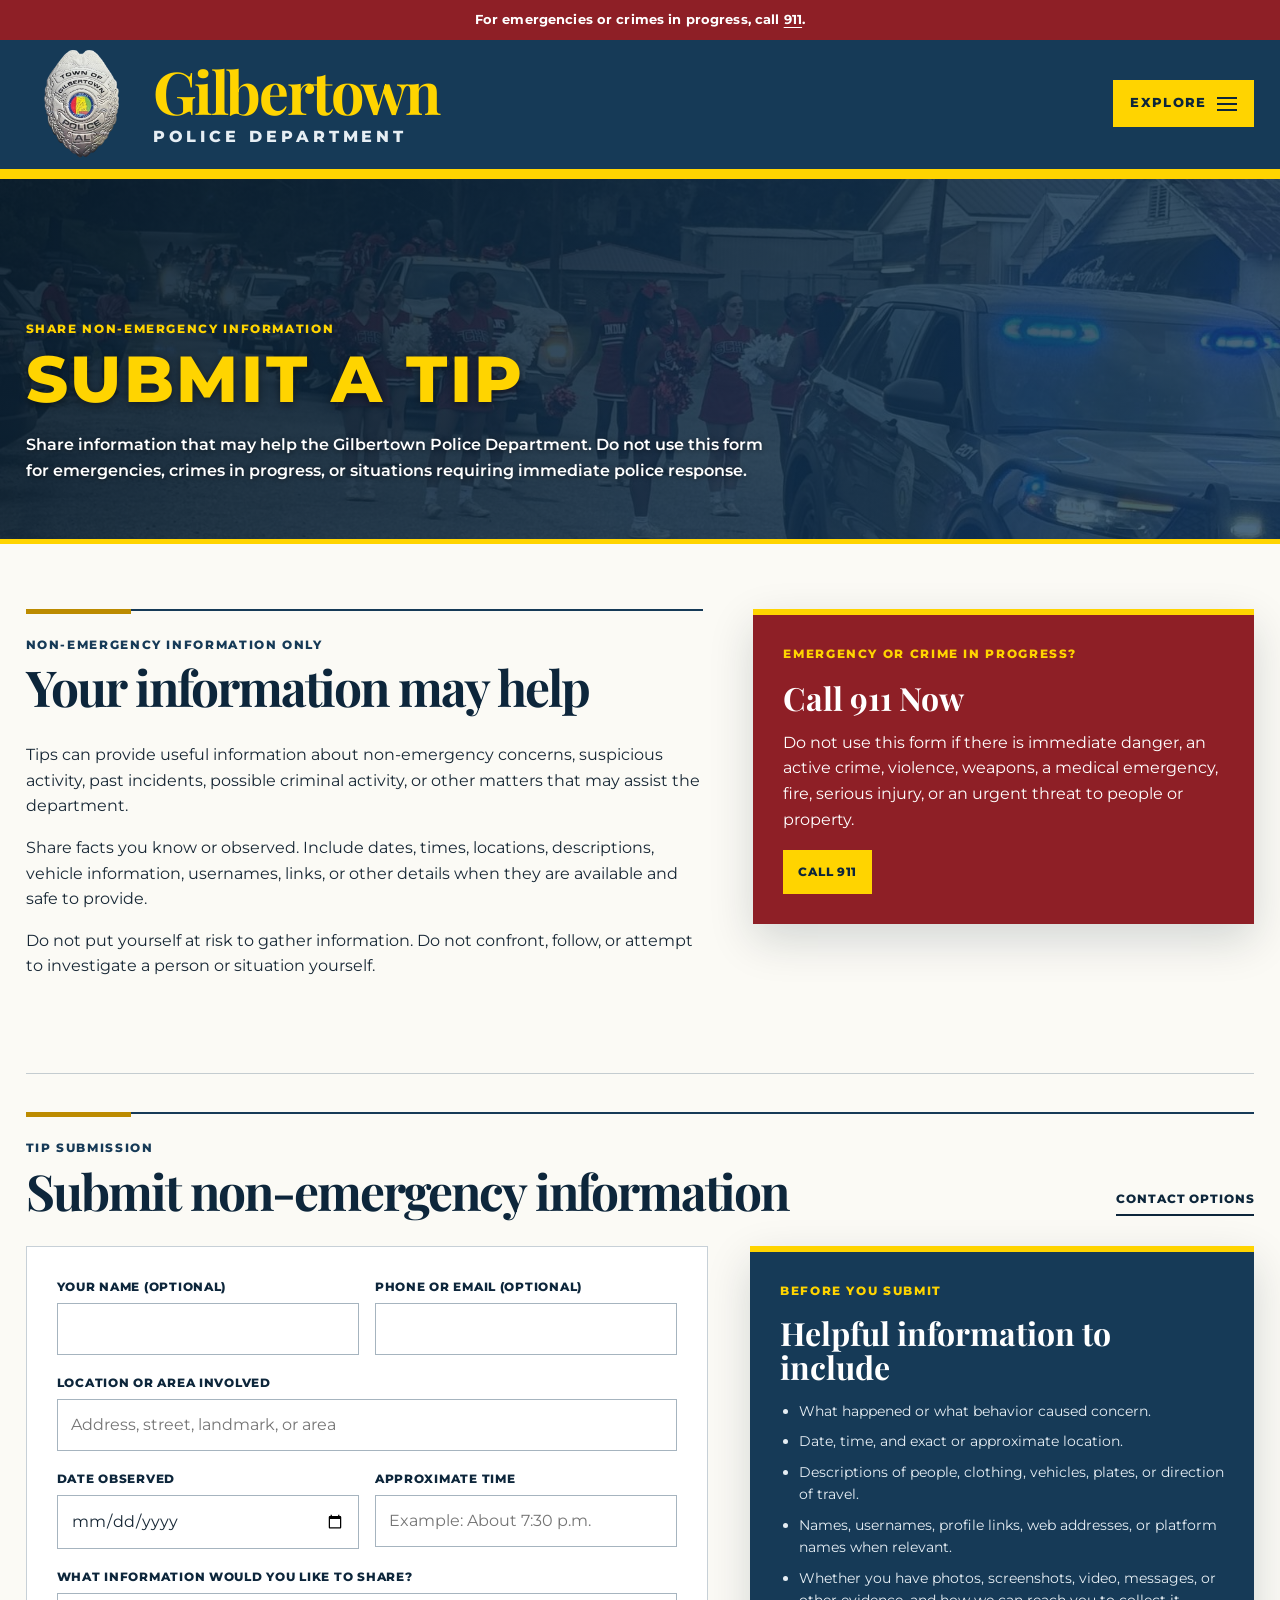
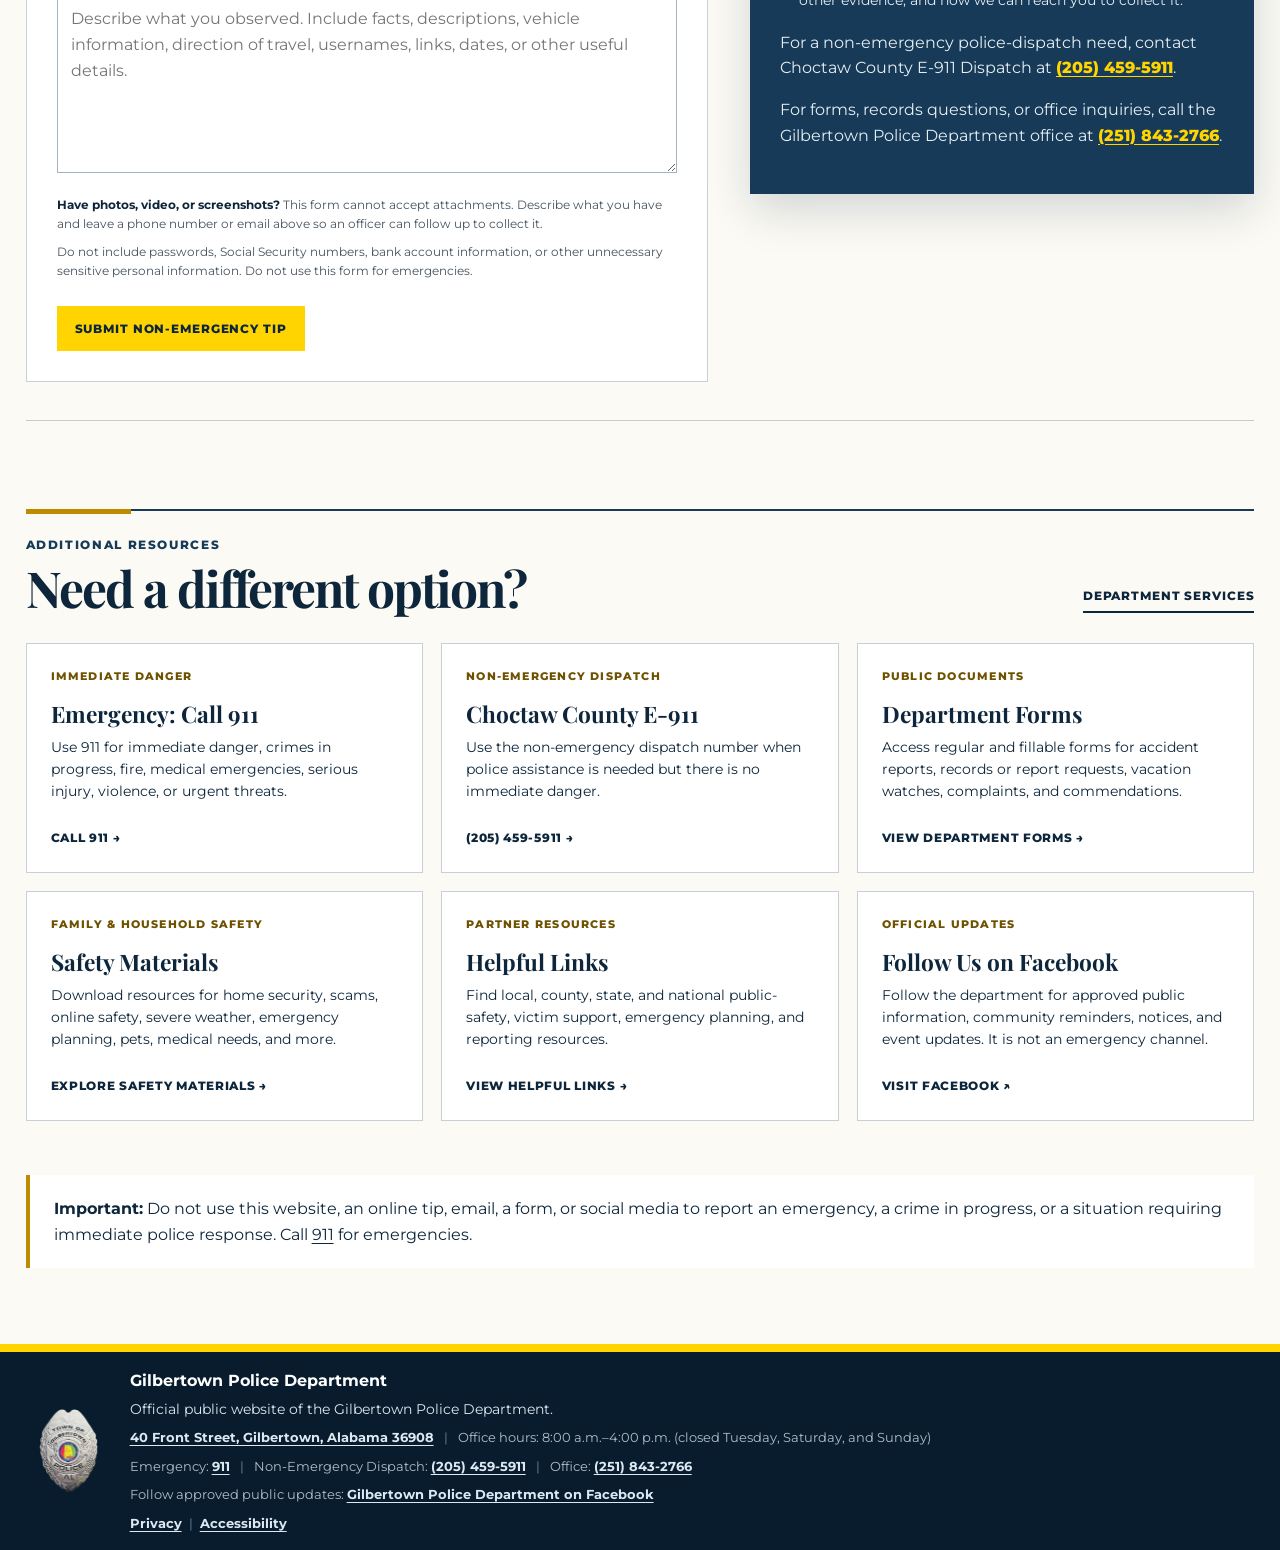
<file: tips.html>
<!doctype html>
<html lang="en">
<head>
  <meta charset="utf-8">
  <meta name="viewport" content="width=device-width, initial-scale=1">
  <meta
    name="description"
    content="Submit a non-emergency tip to the Gilbertown Police Department. Call 911 for emergencies and crimes in progress."
  >
  <title>Submit a Tip | Gilbertown Police Department</title>
  <link rel="canonical" href="https://www.gilbertownpd.gov/tips.html">
  <link rel="icon" href="favicon.ico" sizes="any">
  <link rel="icon" type="image/png" sizes="32x32" href="assets/images/favicon-32.png">
  <link rel="apple-touch-icon" href="assets/images/apple-touch-icon.png">
  <meta name="theme-color" content="#163a57">

  <meta property="og:type" content="website">
  <meta property="og:site_name" content="Gilbertown Police Department">
  <meta property="og:title" content="Submit a Tip | Gilbertown Police Department">
  <meta property="og:description" content="Submit a non-emergency tip to the Gilbertown Police Department. Call 911 for emergencies and crimes in progress.">
  <meta property="og:url" content="https://www.gilbertownpd.gov/tips.html">
  <meta property="og:image" content="https://www.gilbertownpd.gov/assets/images/share-card.jpg">
  <meta property="og:image:width" content="1200">
  <meta property="og:image:height" content="630">
  <meta property="og:image:alt" content="Gilbertown Police Department badge with the website address gilbertownpd.gov">
  <meta name="twitter:card" content="summary_large_image">

  <link rel="preconnect" href="https://fonts.googleapis.com">
  <link rel="preconnect" href="https://fonts.gstatic.com" crossorigin>
  <link href="https://fonts.googleapis.com/css2?family=Montserrat:wght@400;500;600;700;800&family=Playfair+Display:wght@600;700&display=swap" rel="stylesheet">

  <link rel="stylesheet" href="assets/css/site.css">

  <style>
    body {
      min-width: 0;
      margin: 0;
      color: var(--ink);
      background: var(--ivory);
      font-family: "Montserrat", Arial, Helvetica, sans-serif;
      line-height: 1.6;
    }

    button, a, input, textarea {
      font: inherit;
    }

    .emergency-strip a {
      color: #ffffff;
      text-decoration-thickness: 1px;
      text-underline-offset: 3px;
      transition: color 0.2s ease, text-decoration-color 0.2s ease;
    }

    .page-banner {
      color: #ffffff;
      background: linear-gradient(120deg, rgba(8, 28, 45, 0.9), rgba(22, 58, 87, 0.76)), url("assets/images/carousel-community.jpeg") center / cover;
      border-bottom: 5px solid var(--yellow);
    }

    .page-banner-content {
      min-height: 360px;
      display: flex;
      flex-direction: column;
      justify-content: end;
      padding: 72px 0 55px;
    }

    .page-banner .section-kicker {
      color: var(--yellow);
    }

    .page-banner h1 {
      max-width: 880px;
      margin: 0;
      color: var(--yellow);
      font-size: clamp(2.45rem, 5.1vw, 4.35rem);
      font-weight: 800;
      line-height: 1.02;
      letter-spacing: 0.04em;
      text-shadow: 0 2px 8px rgba(0, 0, 0, 0.48);
      text-transform: uppercase;
    }

    .page-banner p:last-child {
      max-width: 760px;
      margin: 18px 0 0;
      color: #ffffff;
      font-size: 1.03rem;
      font-weight: 600;
      text-shadow: 0 1px 5px rgba(0, 0, 0, 0.55);
    }

    .tip-intro {
      display: grid;
      grid-template-columns: minmax(0, 1.15fr) minmax(330px, 0.85fr);
      gap: 50px;
      align-items: start;
      margin-bottom: 78px;
    }

    .tip-intro p {
      max-width: 780px;
    }

    .emergency-panel {
      padding: 30px;
      color: #ffffff;
      background: var(--red);
      border-top: 6px solid var(--yellow);
      box-shadow: var(--shadow);
    }

    .emergency-panel .section-kicker {
      color: var(--yellow);
    }

    .emergency-panel h2 {
      margin: 0 0 15px;
      color: #ffffff;
      font-family: "Playfair Display", Georgia, serif;
      font-size: 2rem;
      line-height: 1.05;
    }

    .emergency-panel p {
      margin: 0 0 18px;
      color: #ffffff;
    }

    .emergency-button {
      display: inline-flex;
      align-items: center;
      justify-content: center;
      min-height: 44px;
      padding: 11px 15px;
      color: var(--navy-dark);
      background: var(--yellow);
      text-decoration: none;
      font-size: 0.76rem;
      font-weight: 800;
      letter-spacing: 0.06em;
      text-transform: uppercase;
      transition: background 0.2s ease, color 0.2s ease, transform 0.2s ease;
    }

    .emergency-button:hover, .emergency-button:focus {
      color: #ffffff;
      background: var(--navy-dark);
      transform: translateY(-2px);
      outline: none;
    }

    .tip-section {
      margin-bottom: 88px;
      padding: 38px 0;
      border-top: 1px solid var(--line);
      border-bottom: 1px solid var(--line);
    }

    .tip-form-layout {
      display: grid;
      grid-template-columns: minmax(0, 1.15fr) minmax(330px, 0.85fr);
      gap: 42px;
      align-items: start;
    }

    .tip-form {
      padding: 30px;
      background: #ffffff;
      border: 1px solid var(--line);
    }

    .form-row {
      display: grid;
      grid-template-columns: repeat(2, 1fr);
      gap: 16px;
    }

    .form-group {
      margin-bottom: 18px;
    }

    .form-group label {
      display: block;
      margin-bottom: 7px;
      color: var(--navy-dark);
      font-size: 0.76rem;
      font-weight: 800;
      letter-spacing: 0.06em;
      text-transform: uppercase;
    }

    .form-group input, .form-group textarea {
      width: 100%;
      padding: 12px 13px;
      color: var(--ink);
      background: #ffffff;
      border: 1px solid rgba(22, 58, 87, 0.38);
      border-radius: 0;
      outline: none;
      transition: border-color 0.2s ease, box-shadow 0.2s ease;
    }

    .form-group textarea {
      min-height: 180px;
      resize: vertical;
    }

    .form-group input:focus, .form-group textarea:focus {
      border-color: var(--navy);
      box-shadow: 0 0 0 3px rgba(255, 212, 0, 0.45);
    }

    .form-help {
      margin: -3px 0 0;
      color: var(--muted);
      font-size: 0.78rem;
      line-height: 1.5;
    }

    .form-help + .form-help {
      margin-top: 10px;
    }

    .form-help strong {
      color: var(--navy-dark);
    }

    .submit-button {
      display: inline-flex;
      align-items: center;
      justify-content: center;
      min-height: 45px;
      padding: 11px 18px;
      color: var(--navy-dark);
      background: var(--yellow);
      border: 0;
      cursor: pointer;
      font-size: 0.78rem;
      font-weight: 800;
      letter-spacing: 0.07em;
      text-transform: uppercase;
      transition: background 0.2s ease, color 0.2s ease, transform 0.2s ease;
    }

    .submit-button:hover, .submit-button:focus {
      color: #ffffff;
      background: var(--navy);
      transform: translateY(-2px);
      outline: none;
    }

    .submit-button:disabled {
      cursor: wait;
      opacity: 0.7;
      transform: none;
    }

    .hp-field {
      display: none !important;
    }

    .form-status {
      margin: 16px 0 0;
      color: var(--navy-dark);
      font-size: 0.88rem;
      font-weight: 700;
      line-height: 1.5;
    }

    .form-status:empty {
      display: none;
    }

    .form-status.is-success {
      padding: 12px 14px;
      background: #ffffff;
      border-left: 4px solid var(--navy);
    }

    .form-status.is-error {
      padding: 12px 14px;
      color: var(--red);
      background: #ffffff;
      border-left: 4px solid var(--red);
    }

    .tip-guidance-panel {
      padding: 30px;
      color: #ffffff;
      background: var(--navy);
      border-top: 6px solid var(--yellow);
      box-shadow: var(--shadow);
    }

    .tip-guidance-panel .section-kicker {
      color: var(--yellow);
    }

    .tip-guidance-panel h2 {
      margin: 0 0 16px;
      color: #ffffff;
      font-family: "Playfair Display", Georgia, serif;
      font-size: 2rem;
      line-height: 1.05;
    }

    .tip-guidance-panel p {
      margin: 0 0 16px;
      color: #e6eef4;
    }

    .tip-guidance-panel ul {
      margin: 0 0 18px;
      padding-left: 19px;
      color: #e6eef4;
      font-size: 0.88rem;
      line-height: 1.6;
    }

    .tip-guidance-panel li + li {
      margin-top: 8px;
    }

    .tip-guidance-panel a {
      color: var(--yellow);
      font-weight: 800;
    }

    .other-options {
      margin-bottom: 54px;
    }

    .resource-grid {
      display: grid;
      grid-template-columns: repeat(3, 1fr);
      gap: 18px;
      margin-top: 25px;
    }

    .resource-card {
      min-height: 230px;
      display: flex;
      flex-direction: column;
      padding: 24px;
      color: var(--navy-dark);
      background: #ffffff;
      border: 1px solid var(--line);
      text-decoration: none;
      transition: background 0.25s ease, color 0.25s ease, transform 0.25s ease;
    }

    .resource-card:hover, .resource-card:focus {
      color: #ffffff;
      background: var(--navy);
      transform: translateY(-4px);
      outline: none;
    }

    .resource-card small {
      color: var(--gold-text);
      font-size: 0.69rem;
      font-weight: 800;
      letter-spacing: 0.11em;
      text-transform: uppercase;
    }

    .resource-card:hover small, .resource-card:focus small {
      color: var(--yellow);
    }

    .resource-card h3 {
      margin: 15px 0 10px;
      font-family: "Playfair Display", Georgia, serif;
      font-size: 1.42rem;
      line-height: 1.1;
    }

    .resource-card p {
      margin: 0;
      color: inherit;
      font-size: 0.9rem;
      line-height: 1.55;
    }

    .resource-card span {
      margin-top: auto;
      padding-top: 17px;
      font-size: 0.73rem;
      font-weight: 800;
      letter-spacing: 0.06em;
      text-transform: uppercase;
    }

    .contact-note {
      margin-top: 28px;
      padding: 21px 24px;
      color: var(--navy-dark);
      background: #ffffff;
      border-left: 4px solid var(--yellow-dark);
    }

    .contact-note p {
      margin: 0;
    }

    main a:not(.resource-card):not(.section-link):not(.emergency-button) {
      position: relative;
      text-decoration-thickness: 1px;
      text-underline-offset: 3px;
      transition: color 0.2s ease, text-decoration-color 0.2s ease, opacity 0.2s ease;
    }

    main a:not(.resource-card):not(.section-link):not(.emergency-button):hover,
    main a:not(.resource-card):not(.section-link):not(.emergency-button):focus {
      color: var(--gold-text);
      text-decoration-color: currentColor;
      outline: none;
    }

    .tip-guidance-panel a:hover, .tip-guidance-panel a:focus {
      color: #ffffff;
      text-decoration-color: var(--yellow);
    }

    @media (max-width: 900px) {
      .wrap {
        width: min(1440px, 94%);
      }

      .menu-grid {
        grid-template-columns: repeat(2, 1fr);
      }

      .tip-intro, .tip-form-layout {
        grid-template-columns: 1fr;
        gap: 42px;
      }

      .resource-grid {
        grid-template-columns: repeat(2, 1fr);
      }
    }

    @media (max-width: 560px) {
      body {
        background: var(--ivory);
      }

      .wrap {
        width: min(1440px, 92%);
      }

      .page-banner-content {
        min-height: 315px;
        padding: 55px 0 42px;
      }

      .page-banner h1 {
        font-size: clamp(2rem, 10vw, 3rem);
      }

      .tip-intro, .tip-section {
        margin-bottom: 58px;
      }

      .form-row, .resource-grid {
        grid-template-columns: 1fr;
      }

      .tip-form, .tip-guidance-panel {
        padding: 23px;
      }
    }
  </style>
</head>

<body>
  <div class="emergency-strip">
    For emergencies or crimes in progress, call <a href="tel:911">911</a>.
  </div>

  <header class="site-header">
    <div class="wrap">
      <div class="masthead">
        <a class="brand" href="index.html" aria-label="Gilbertown Police Department home">
          <img class="brand-badge" src="assets/images/badge.png" alt="Gilbertown Police Department badge">

          <span class="brand-text">
            <span class="brand-town">Gilbertown</span>
            <span class="brand-department">Police Department</span>
          </span>
        </a>

        <button
          class="explore-button"
          id="explore-button"
          type="button"
          aria-expanded="false"
          aria-controls="site-menu"
        >
          Explore
          <span class="menu-icon" aria-hidden="true">
            <span></span>
            <span></span>
            <span></span>
          </span>
        </button>
      </div>
    </div>

    <nav class="site-menu" id="site-menu" aria-label="Primary navigation">
      <div class="wrap menu-grid">
        <a href="index.html">Home</a>
        <a href="about.html">About</a>
        <a href="services.html">Services</a>
        <a href="forms.html">Forms</a>
        <a href="news.html">News &amp; Notices</a>
        <a href="events.html">Community Events</a>
        <a href="links.html">Helpful Links</a>
        <a href="safety-materials.html">Safety Materials</a>
        <a href="tips.html" aria-current="page">Submit a Tip</a>
        <a href="contact.html">Contact</a>
      </div>
    </nav>
  </header>

  <section class="page-banner" aria-labelledby="page-title">
    <div class="wrap page-banner-content">
      <p class="section-kicker">Share Non-Emergency Information</p>
      <h1 id="page-title">Submit a Tip</h1>
      <p>
        Share information that may help the Gilbertown Police Department. Do
        not use this form for emergencies, crimes in progress, or situations
        requiring immediate police response.
      </p>
    </div>
  </section>

  <main class="wrap">
    <section class="tip-intro" aria-labelledby="tip-intro-heading">
      <div>
        <div class="section-rule">
          <p class="section-kicker">Non-Emergency Information Only</p>
          <h2 class="section-title" id="tip-intro-heading">
            Your information may help
          </h2>
        </div>

        <p>
          Tips can provide useful information about non-emergency concerns,
          suspicious activity, past incidents, possible criminal activity, or
          other matters that may assist the department.
        </p>

        <p>
          Share facts you know or observed. Include dates, times, locations,
          descriptions, vehicle information, usernames, links, or other details
          when they are available and safe to provide.
        </p>

        <p>
          Do not put yourself at risk to gather information. Do not confront,
          follow, or attempt to investigate a person or situation yourself.
        </p>
      </div>

      <aside class="emergency-panel">
        <p class="section-kicker">Emergency or Crime in Progress?</p>
        <h2>Call 911 Now</h2>
        <p>
          Do not use this form if there is immediate danger, an active crime,
          violence, weapons, a medical emergency, fire, serious injury, or an
          urgent threat to people or property.
        </p>

        <a class="emergency-button" href="tel:911">Call 911</a>
      </aside>
    </section>

    <section class="tip-section" aria-labelledby="tip-form-heading">
      <div class="section-rule">
        <div class="section-heading">
          <div>
            <p class="section-kicker">Tip Submission</p>
            <h2 class="section-title" id="tip-form-heading">
              Submit non-emergency information
            </h2>
          </div>

          <a class="section-link" href="contact.html">Contact options</a>
        </div>
      </div>

      <div class="tip-form-layout">
        <form
          class="tip-form"
          id="tip-form"
          action="https://api.web3forms.com/submit"
          method="POST"
        >
          <!-- Web3Forms access key (sends tips to the department tip inbox) -->
          <input type="hidden" name="access_key" value="c2108157-2f3f-45fe-8be7-87186b46df59">
          <input type="hidden" name="subject" value="New tip submitted - Gilbertown PD website">
          <input type="hidden" name="from_name" value="Gilbertown PD Tip Form">

          <!-- Honeypot spam trap: hidden from people, filled in by bots -->
          <input type="checkbox" name="botcheck" class="hp-field" tabindex="-1" autocomplete="off" aria-hidden="true">

          <div class="form-row">
            <div class="form-group">
              <label for="tip-name">Your name <span aria-hidden="true">(optional)</span></label>
              <input id="tip-name" name="tip-name" type="text" autocomplete="name">
            </div>

            <div class="form-group">
              <label for="tip-phone">Phone or email <span aria-hidden="true">(optional)</span></label>
              <input id="tip-phone" name="tip-phone" type="text" autocomplete="tel">
            </div>
          </div>

          <div class="form-group">
            <label for="tip-location">Location or area involved</label>
            <input id="tip-location" name="tip-location" type="text" placeholder="Address, street, landmark, or area">
          </div>

          <div class="form-row">
            <div class="form-group">
              <label for="tip-date">Date observed</label>
              <input id="tip-date" name="tip-date" type="date">
            </div>

            <div class="form-group">
              <label for="tip-time">Approximate time</label>
              <input id="tip-time" name="tip-time" type="text" placeholder="Example: About 7:30 p.m.">
            </div>
          </div>

          <div class="form-group">
            <label for="tip-details">What information would you like to share?</label>
            <textarea
              id="tip-details"
              name="tip-details"
              required
              placeholder="Describe what you observed. Include facts, descriptions, vehicle information, direction of travel, usernames, links, dates, or other useful details."
            ></textarea>
          </div>

          <p class="form-help">
            <strong>Have photos, video, or screenshots?</strong> This form cannot
            accept attachments. Describe what you have and leave a phone number or
            email above so an officer can follow up to collect it.
          </p>

          <p class="form-help">
            Do not include passwords, Social Security numbers, bank account
            information, or other unnecessary sensitive personal information.
            Do not use this form for emergencies.
          </p>

          <br>

          <button class="submit-button" id="tip-submit" type="submit">
            Submit Non-Emergency Tip
          </button>

          <p id="tip-form-status" class="form-status" role="status" aria-live="polite"></p>
        </form>

        <aside class="tip-guidance-panel">
          <p class="section-kicker">Before You Submit</p>
          <h2>Helpful information to include</h2>

          <ul>
            <li>What happened or what behavior caused concern.</li>
            <li>Date, time, and exact or approximate location.</li>
            <li>Descriptions of people, clothing, vehicles, plates, or direction of travel.</li>
            <li>Names, usernames, profile links, web addresses, or platform names when relevant.</li>
            <li>Whether you have photos, screenshots, video, messages, or other evidence, and how we can reach you to collect it.</li>
          </ul>

          <p>
            For a non-emergency police-dispatch need, contact Choctaw County
            E-911 Dispatch at
            <a href="tel:+12054595911">(205) 459-5911</a>.
          </p>

          <p>
            For forms, records questions, or office inquiries, call the
            Gilbertown Police Department office at
            <a href="tel:+12518432766">(251) 843-2766</a>.
          </p>
        </aside>
      </div>
    </section>

    <section class="other-options" aria-labelledby="other-options-heading">
      <div class="section-rule">
        <div class="section-heading">
          <div>
            <p class="section-kicker">Additional Resources</p>
            <h2 class="section-title" id="other-options-heading">
              Need a different option?
            </h2>
          </div>

          <a class="section-link" href="services.html">Department services</a>
        </div>
      </div>

      <div class="resource-grid">
        <a class="resource-card" href="tel:911">
          <small>Immediate Danger</small>
          <h3>Emergency: Call 911</h3>
          <p>
            Use 911 for immediate danger, crimes in progress, fire, medical
            emergencies, serious injury, violence, or urgent threats.
          </p>
          <span>Call 911 &#8594;</span>
        </a>

        <a class="resource-card" href="tel:+12054595911">
          <small>Non-Emergency Dispatch</small>
          <h3>Choctaw County E-911</h3>
          <p>
            Use the non-emergency dispatch number when police assistance is
            needed but there is no immediate danger.
          </p>
          <span>(205) 459-5911 &#8594;</span>
        </a>

        <a class="resource-card" href="forms.html">
          <small>Public Documents</small>
          <h3>Department Forms</h3>
          <p>
            Access regular and fillable forms for accident reports, records or
            report requests, vacation watches, complaints, and commendations.
          </p>
          <span>View department forms &#8594;</span>
        </a>

        <a class="resource-card" href="safety-materials.html">
          <small>Family &amp; Household Safety</small>
          <h3>Safety Materials</h3>
          <p>
            Download resources for home security, scams, online safety, severe
            weather, emergency planning, pets, medical needs, and more.
          </p>
          <span>Explore safety materials &#8594;</span>
        </a>

        <a class="resource-card" href="links.html">
          <small>Partner Resources</small>
          <h3>Helpful Links</h3>
          <p>
            Find local, county, state, and national public-safety, victim
            support, emergency planning, and reporting resources.
          </p>
          <span>View helpful links &#8594;</span>
        </a>

        <a
          class="resource-card"
          href="https://www.facebook.com/profile.php?id=61558416355452"
          target="_blank"
          rel="noopener noreferrer"
        >
          <small>Official Updates</small>
          <h3>Follow Us on Facebook</h3>
          <p>
            Follow the department for approved public information, community
            reminders, notices, and event updates. It is not an emergency channel.
          </p>
          <span>Visit Facebook &#8599;</span>
        </a>
      </div>
    </section>

    <section class="contact-note">
      <p>
        <strong>Important:</strong> Do not use this website, an online tip,
        email, a form, or social media to report an emergency, a crime in
        progress, or a situation requiring immediate police response. Call
        <a href="tel:911">911</a> for emergencies.
      </p>
    </section>
  </main>

  <nav class="call-bar" aria-label="Call the department">
    <a href="tel:+12518432766" aria-label="Call the department office at (251) 843-2766"><span>Call Office</span>(251) 843-2766</a>
    <a href="tel:+12054595911" aria-label="Call Choctaw County non-emergency dispatch at (205) 459-5911"><span>Non-Emergency</span>(205) 459-5911</a>
  </nav>

  <footer>
    <div class="wrap footer-content">
      <img class="footer-badge" src="assets/images/badge.png" alt="Gilbertown Police Department badge">

      <div>
        <p><strong>Gilbertown Police Department</strong></p>
        <p class="small">Official public website of the Gilbertown Police Department.</p>
        <p class="footer-contacts">
          <a href="https://maps.google.com/?q=40+Front+Street,+Gilbertown,+AL+36908" target="_blank" rel="noopener noreferrer">40 Front Street, Gilbertown, Alabama 36908</a>
          <span class="sep" aria-hidden="true">|</span>
          Office hours: 8:00 a.m.–4:00 p.m. (closed Tuesday, Saturday, and Sunday)
        </p>
        <p class="footer-contacts">
          Emergency: <a href="tel:911">911</a>
          <span class="sep" aria-hidden="true">|</span>
          Non-Emergency Dispatch:
          <a href="tel:+12054595911">(205) 459-5911</a>
          <span class="sep" aria-hidden="true">|</span>
          Office:
          <a href="tel:+12518432766">(251) 843-2766</a>
        </p>
        <p class="footer-contacts">
          Follow approved public updates:
          <a
            href="https://www.facebook.com/profile.php?id=61558416355452"
            target="_blank"
            rel="noopener noreferrer"
          >
            Gilbertown Police Department on Facebook
          </a>
        </p>
        <p class="footer-contacts footer-legal">
          <a href="privacy.html">Privacy</a><span class="sep" aria-hidden="true">|</span><a href="accessibility.html">Accessibility</a>
        </p>
      </div>
    </div>
  </footer>

  <script src="assets/js/site.js"></script>
  <script>
    const tipForm = document.getElementById("tip-form");
    const tipStatus = document.getElementById("tip-form-status");
    const tipSubmit = document.getElementById("tip-submit");
    const failMessage =
      "Something went wrong sending this tip. Please try again, or call the office at (251) 843-2766.";

    function showStatus(message, type) {
      tipStatus.textContent = message;
      tipStatus.className = "form-status" + (type ? " is-" + type : "");
    }

    tipForm.addEventListener("submit", async (event) => {
      event.preventDefault();
      tipSubmit.disabled = true;
      showStatus("Sending...", "");

      try {
        const response = await fetch(tipForm.action, {
          method: "POST",
          headers: { Accept: "application/json" },
          body: new FormData(tipForm),
        });
        const result = await response.json();

        if (result.success) {
          tipForm.reset();
          showStatus(
            "Thank you. Your information has been submitted to the Gilbertown Police Department.",
            "success"
          );
        } else {
          showStatus(failMessage, "error");
        }
      } catch (error) {
        showStatus(failMessage, "error");
      } finally {
        tipSubmit.disabled = false;
      }
    });
  </script>
</body>
</html>
</file>
<file: assets/css/site.css>
/* Gilbertown Police Department - shared site styles.
   Used by every page. Page-only styles stay in each page's <style> block. */

:root {
  --navy: #163a57;
  --navy-dark: #0d263b;
  --navy-deep: #081c2d;
  --navy-menu: #1c4666;
  --yellow: #ffd400;
  --yellow-dark: #bc8b00;
  --ivory: #fbfaf5;
  --ink: #172735;
  --muted: #46525e;
  --gold-text: #6f5200;
  --red: #8e1f26;
  --line: rgba(22, 58, 87, 0.24);
  --shadow: 0 16px 42px rgba(8, 28, 45, 0.16);
}

* {
  box-sizing: border-box;
}

html {
  scroll-behavior: smooth;
}

img {
  max-width: 100%;
  display: block;
}

a {
  color: inherit;
}

.wrap {
  width: min(96vw, 1920px);
  margin: 0 auto;
}

.section-rule {
  position: relative;
  margin-bottom: 30px;
  padding-top: 25px;
  border-top: 2px solid var(--navy);
}

.section-rule::before {
  content: "";
  position: absolute;
  top: -2px;
  left: 0;
  width: 105px;
  height: 5px;
  background: var(--yellow-dark);
}

.section-kicker {
  margin: 0 0 7px;
  color: var(--navy);
  font-size: 0.73rem;
  font-weight: 800;
  letter-spacing: 0.14em;
  text-transform: uppercase;
}

.section-title {
  margin: 0;
  color: var(--navy-dark);
  font-family: "Playfair Display", Georgia, serif;
  font-size: clamp(2rem, 4vw, 3.1rem);
  line-height: 1.03;
  letter-spacing: -0.04em;
}

.section-link {
  display: inline-block;
  padding-bottom: 5px;
  color: var(--navy-dark);
  border-bottom: 2px solid var(--navy-dark);
  text-decoration: none;
  font-size: 0.78rem;
  font-weight: 800;
  letter-spacing: 0.07em;
  text-transform: uppercase;
  transition: color 0.2s ease, border-color 0.2s ease, transform 0.2s ease;
}

.section-link:hover, .section-link:focus {
  color: var(--yellow-dark);
  border-color: var(--yellow-dark);
  transform: translateX(3px);
  outline: none;
}

.emergency-strip {
  width: 100%;
  padding: 9px 18px;
  color: #ffffff;
  background: var(--red);
  text-align: center;
  font-size: 0.84rem;
  font-weight: 700;
  letter-spacing: 0.01em;
}

.emergency-strip a:hover, .emergency-strip a:focus {
  color: var(--yellow);
  outline: none;
}

.site-header {
  position: relative;
  z-index: 20;
  width: 100%;
  color: #ffffff;
  background: var(--navy);
  border-bottom: 10px solid var(--yellow);
}

.masthead {
  min-height: 124px;
  display: grid;
  grid-template-columns: minmax(0, 1fr) auto;
  align-items: center;
  gap: 24px;
  padding: 8px 0;
}

.brand {
  display: flex;
  align-items: center;
  gap: 15px;
  min-width: 0;
  color: #ffffff;
  text-decoration: none;
}

.brand:hover .brand-badge, .brand:focus .brand-badge {
  transform: scale(1.04);
}

.brand-badge {
  width: 112px;
  height: 112px;
  max-width: none;
  object-fit: contain;
  flex: 0 0 auto;
  transition: transform 0.25s ease;
}

.brand-text {
  min-width: 0;
  line-height: 1;
}

.brand-town {
  display: block;
  color: var(--yellow);
  font-family: "Playfair Display", Georgia, serif;
  font-size: clamp(2.1rem, 4.9vw, 3.7rem);
  font-weight: 700;
  line-height: 0.95;
  letter-spacing: -0.04em;
}

.brand-department {
  display: block;
  margin-top: 9px;
  color: #e6eef4;
  font-size: clamp(0.75rem, 1.9vw, 1.02rem);
  font-weight: 800;
  letter-spacing: 0.24em;
  text-transform: uppercase;
}

.explore-button {
  justify-self: end;
  min-width: 140px;
  display: inline-flex;
  align-items: center;
  justify-content: center;
  gap: 11px;
  padding: 13px 17px;
  color: var(--navy-dark);
  background: var(--yellow);
  border: 0;
  cursor: pointer;
  font-size: 0.8rem;
  font-weight: 800;
  letter-spacing: 0.1em;
  text-transform: uppercase;
  transition: background 0.28s ease, transform 0.28s ease, box-shadow 0.28s ease;
}

.explore-button:hover, .explore-button:focus {
  background: #fff17c;
  transform: translateY(-2px);
  box-shadow: 0 8px 20px rgba(0, 0, 0, 0.2);
  outline: none;
}

.menu-icon {
  width: 20px;
  display: grid;
  gap: 4px;
}

.menu-icon span {
  display: block;
  height: 2px;
  background: var(--navy-dark);
}

.site-menu {
  display: grid;
  grid-template-rows: 0fr;
  opacity: 0;
  background: var(--navy-menu);
  border-top: 1px solid rgba(255, 255, 255, 0.14);
  transition: grid-template-rows 1.3s cubic-bezier(0.22, 1, 0.36, 1), opacity 0.6s ease;
}

.site-menu.open {
  grid-template-rows: 1fr;
  opacity: 1;
}

.site-menu > .wrap {
  min-height: 0;
  overflow: hidden;
  transform: translateY(-24px);
  transition: transform 1.15s cubic-bezier(0.22, 1, 0.36, 1);
}

.site-menu.open > .wrap {
  transform: translateY(0);
}

.menu-grid {
  display: grid;
  grid-template-columns: repeat(3, 1fr);
  padding: 20px 0 24px;
}

.site-menu a {
  display: block;
  padding: 15px 17px;
  color: #ffffff;
  opacity: 0;
  transform: translateY(-12px);
  text-decoration: none;
  font-size: 0.92rem;
  font-weight: 700;
  border-left: 3px solid transparent;
  transition: color 0.22s ease, background 0.22s ease, border-color 0.22s ease, padding-left 0.22s ease, opacity 0.65s ease, transform 0.9s cubic-bezier(0.22, 1, 0.36, 1);
}

.site-menu.open a {
  opacity: 1;
  transform: translateY(0);
}

.site-menu.open a:nth-child(1) {
  transition-delay: 0.16s;
}

.site-menu.open a:nth-child(2) {
  transition-delay: 0.22s;
}

.site-menu.open a:nth-child(3) {
  transition-delay: 0.28s;
}

.site-menu.open a:nth-child(4) {
  transition-delay: 0.34s;
}

.site-menu.open a:nth-child(5) {
  transition-delay: 0.40s;
}

.site-menu.open a:nth-child(6) {
  transition-delay: 0.46s;
}

.site-menu.open a:nth-child(7) {
  transition-delay: 0.52s;
}

.site-menu.open a:nth-child(8) {
  transition-delay: 0.58s;
}

.site-menu.open a:nth-child(9) {
  transition-delay: 0.64s;
}

.site-menu.open a:nth-child(10) {
  transition-delay: 0.70s;
}

.site-menu a:hover,
.site-menu a:focus,
.site-menu a[aria-current="page"] {
  padding-left: 22px;
  color: var(--yellow);
  background: rgba(255, 255, 255, 0.08);
  border-left-color: var(--yellow);
  outline: none;
}

main {
  padding: 65px 0 76px;
}

.section-heading {
  display: flex;
  align-items: end;
  justify-content: space-between;
  gap: 20px;
  margin-bottom: 23px;
}

footer {
  width: 100%;
  padding: 12px 0;
  color: #dce8f2;
  background: var(--navy-deep);
  border-top: 8px solid var(--yellow);
}

.footer-content {
  display: flex;
  align-items: center;
  gap: 18px;
}

.footer-badge {
  width: 86px;
  height: 86px;
  max-width: none;
  object-fit: contain;
  flex: 0 0 auto;
  transition: transform 0.25s ease;
}

.footer-badge:hover {
  transform: scale(1.04);
}

.footer-contacts {
  margin-top: 8px;
  color: #aebfcb;
  font-size: 0.8rem;
}

footer a {
  color: #dce8f2;
  text-decoration-thickness: 1px;
  text-underline-offset: 3px;
  font-weight: 700;
  transition: color 0.2s ease, text-decoration-color 0.2s ease;
}

footer a:hover, footer a:focus {
  color: var(--yellow);
  text-decoration-color: currentColor;
  outline: none;
}

footer strong {
  color: #ffffff;
}

footer p {
  margin: 4px 0;
}

.small {
  font-size: 0.87rem;
}

@media (max-width: 560px) {
  .masthead {
    min-height: 112px;
    display: flex;
    align-items: center;
    justify-content: space-between;
    gap: 12px;
    padding: 14px 0;
  }

  .brand {
    gap: 10px;
  }

  .brand {
    min-width: 0;
  }

  .brand-badge {
    width: 74px;
    height: 74px;
  }

  .brand-town {
    font-size: clamp(1.45rem, 7vw, 2.1rem);
    white-space: nowrap;
  }

  .brand-department {
    margin-top: 7px;
    font-size: 0.61rem;
    letter-spacing: 0.15em;
  }

  .explore-button {
    flex: 0 0 auto;
    min-width: 0;
    gap: 8px;
    padding: 11px 12px;
    font-size: 0.7rem;
  }

  .menu-grid {
    grid-template-columns: 1fr;
    padding: 10px 0 18px;
  }

  .site-menu a {
    padding: 12px 13px;
  }

  main {
    padding: 52px 0 60px;
  }

  .section-heading {
    display: block;
  }

  .section-link {
    margin-top: 12px;
  }

  .section-rule {
    margin-bottom: 24px;
  }

  .footer-content {
    align-items: center;
  }

  .footer-badge {
    width: 66px;
    height: 66px;
  }

  .footer-contacts {
    line-height: 1.55;
  }
}

@media (max-width: 380px) {
  .brand {
    gap: 8px;
  }

  .brand-badge {
    width: 60px;
    height: 60px;
  }

  .brand-town {
    font-size: 1.38rem;
  }

  .brand-department {
    font-size: 0.54rem;
    letter-spacing: 0.12em;
  }

  .explore-button {
    gap: 6px;
    padding: 10px 10px;
    font-size: 0.66rem;
  }
}

@media (prefers-reduced-motion: reduce) {
  *, *::before, *::after {
    scroll-behavior: auto !important;
    transition-duration: 0.01ms !important;
    animation-duration: 0.01ms !important;
    animation-iteration-count: 1 !important;
  }
}

/* Closed Explore menu takes no space (previously left an empty navy strip). */
.site-menu:not(.open) {
  border-top-color: transparent;
}

.site-menu:not(.open) .menu-grid {
  padding-top: 0;
  padding-bottom: 0;
}

/* Side panels size to their content instead of stretching. */
.emergency-panel,
.event-panel,
.office-panel {
  align-self: start;
}

/* Footer separators: shown on wide screens, become line breaks on phones. */
.sep {
  margin: 0 0.55em;
  color: #6f8597;
}

/* Quick-call bar: pinned to the bottom of the screen on phones only. */
.call-bar {
  display: none;
}

@media (max-width: 700px) {
  body {
    padding-bottom: 68px;
  }

  .call-bar {
    position: fixed;
    z-index: 40;
    left: 0;
    right: 0;
    bottom: 0;
    display: grid;
    grid-template-columns: 1fr 1fr;
    gap: 1px;
    padding-bottom: env(safe-area-inset-bottom);
    background: var(--navy-deep);
    border-top: 3px solid var(--yellow);
    box-shadow: 0 -6px 18px rgba(8, 28, 45, 0.25);
  }

  .call-bar a {
    display: flex;
    flex-direction: column;
    align-items: center;
    justify-content: center;
    min-height: 62px;
    padding: 8px 6px;
    color: #ffffff;
    background: var(--navy);
    text-decoration: none;
    font-size: 0.95rem;
    font-weight: 700;
    line-height: 1.2;
  }

  .call-bar a:first-child {
    color: var(--navy-dark);
    background: var(--yellow);
  }

  .call-bar a span {
    font-size: 0.66rem;
    font-weight: 800;
    letter-spacing: 0.12em;
    text-transform: uppercase;
  }

  .call-bar a:active {
    filter: brightness(0.92);
  }

  footer {
    padding: 22px 0 18px;
  }

  .footer-content {
    align-items: flex-start;
  }

  footer .small {
    font-size: 0.92rem;
  }

  .footer-contacts {
    margin-top: 12px;
    font-size: 0.95rem;
    line-height: 1.7;
  }

  .sep {
    display: block;
    height: 0;
    overflow: hidden;
  }
}
</file>
